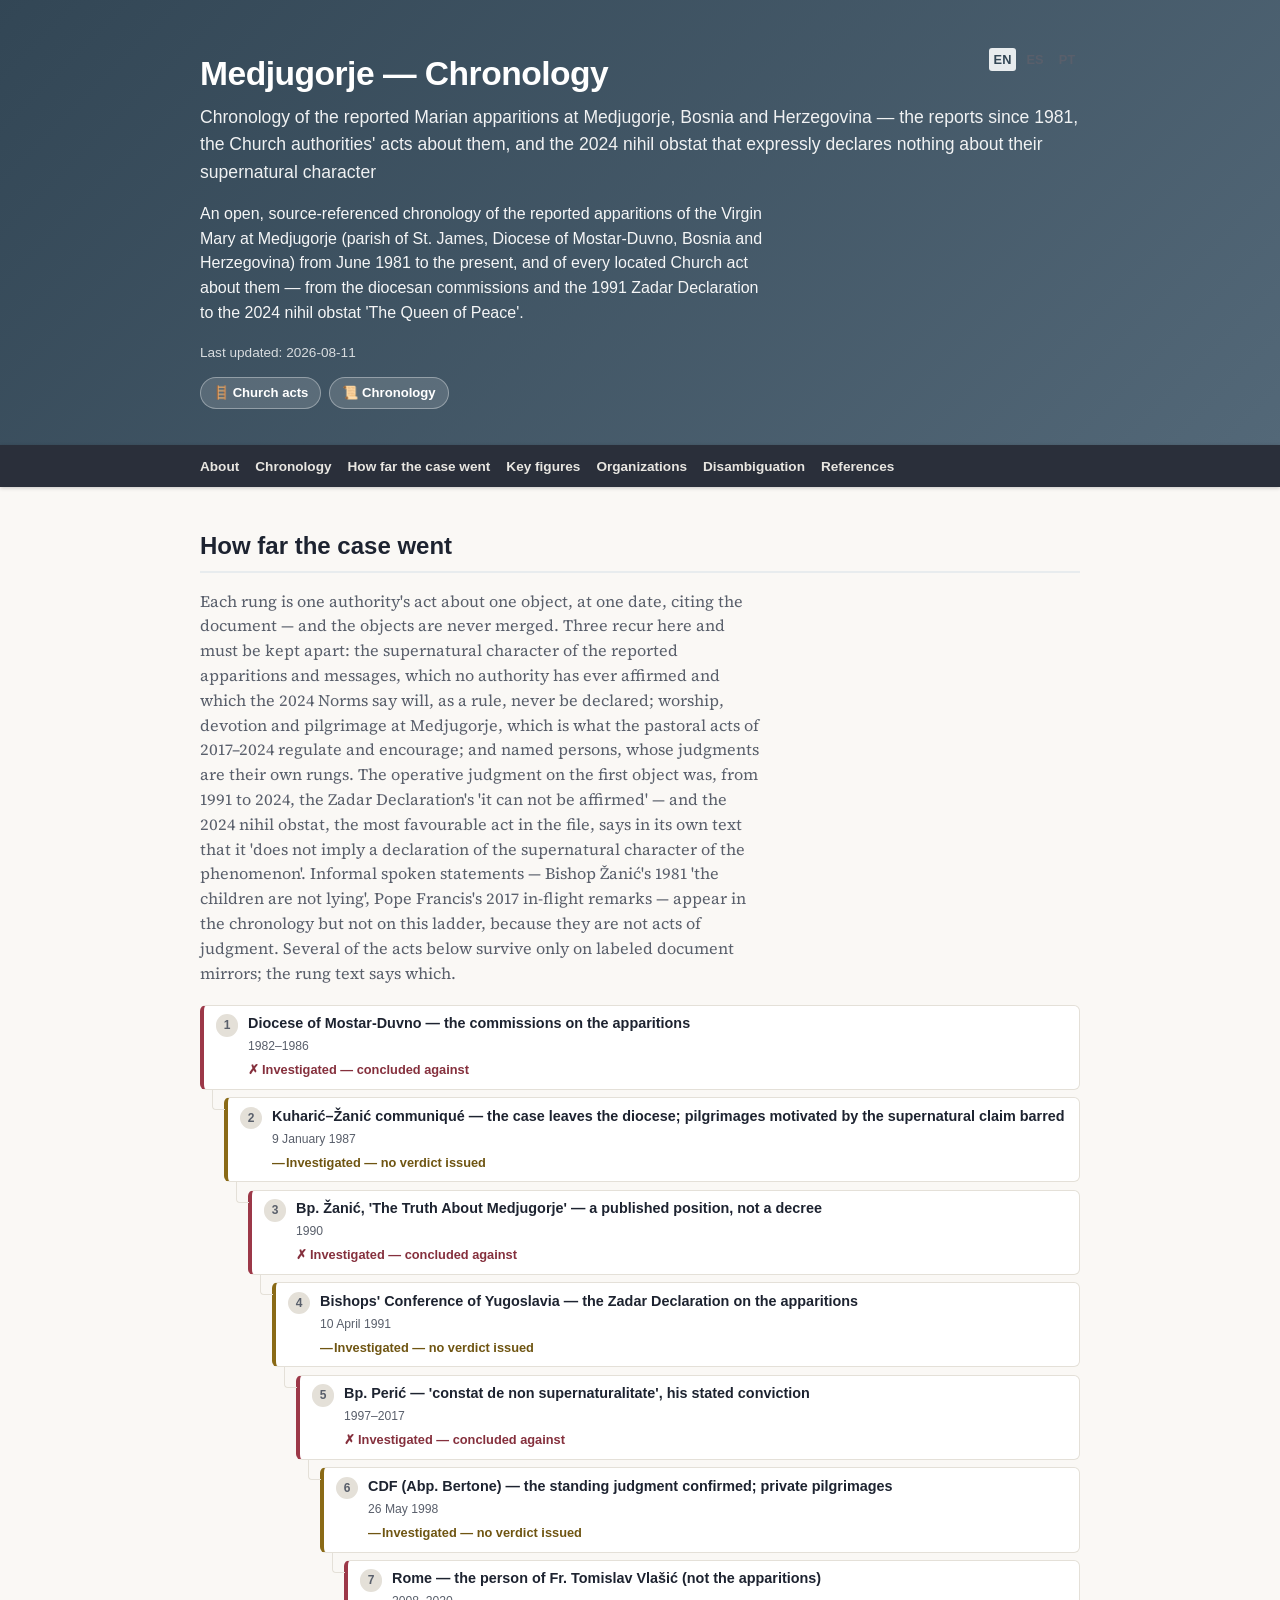
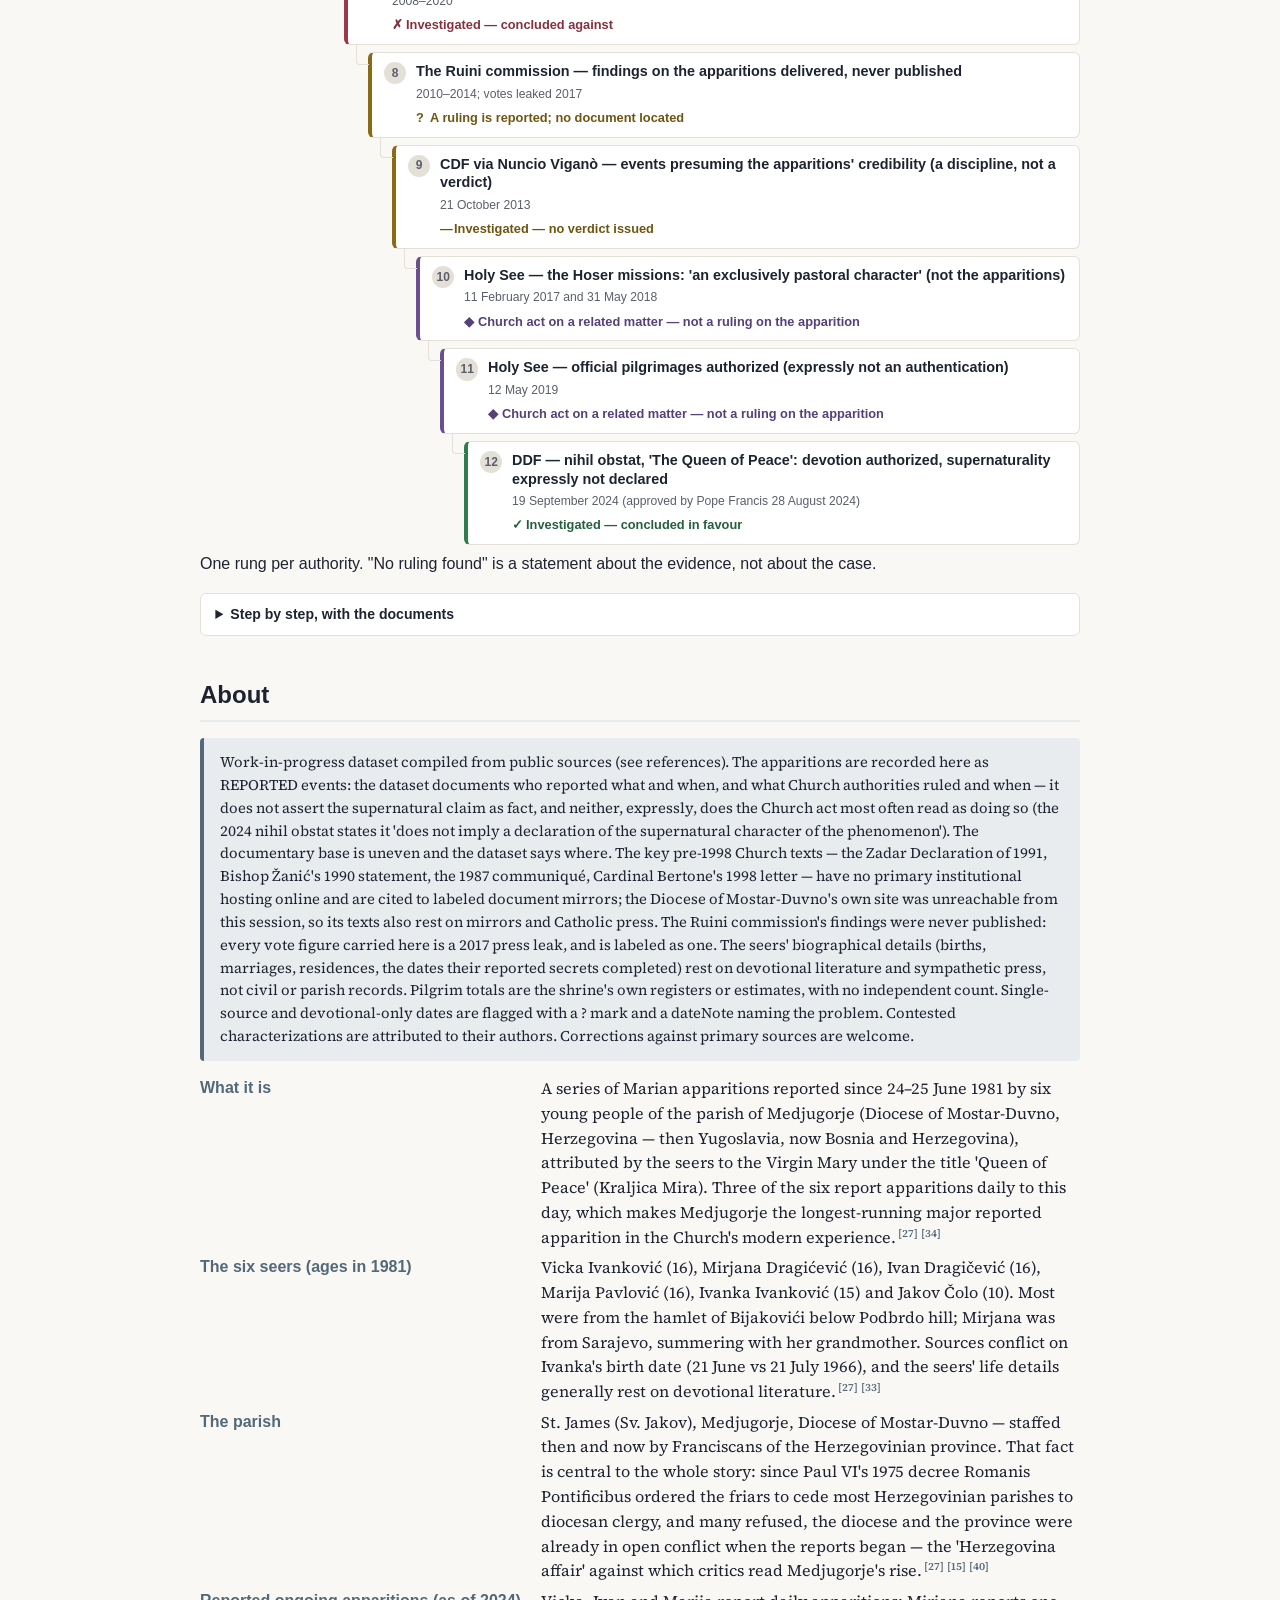
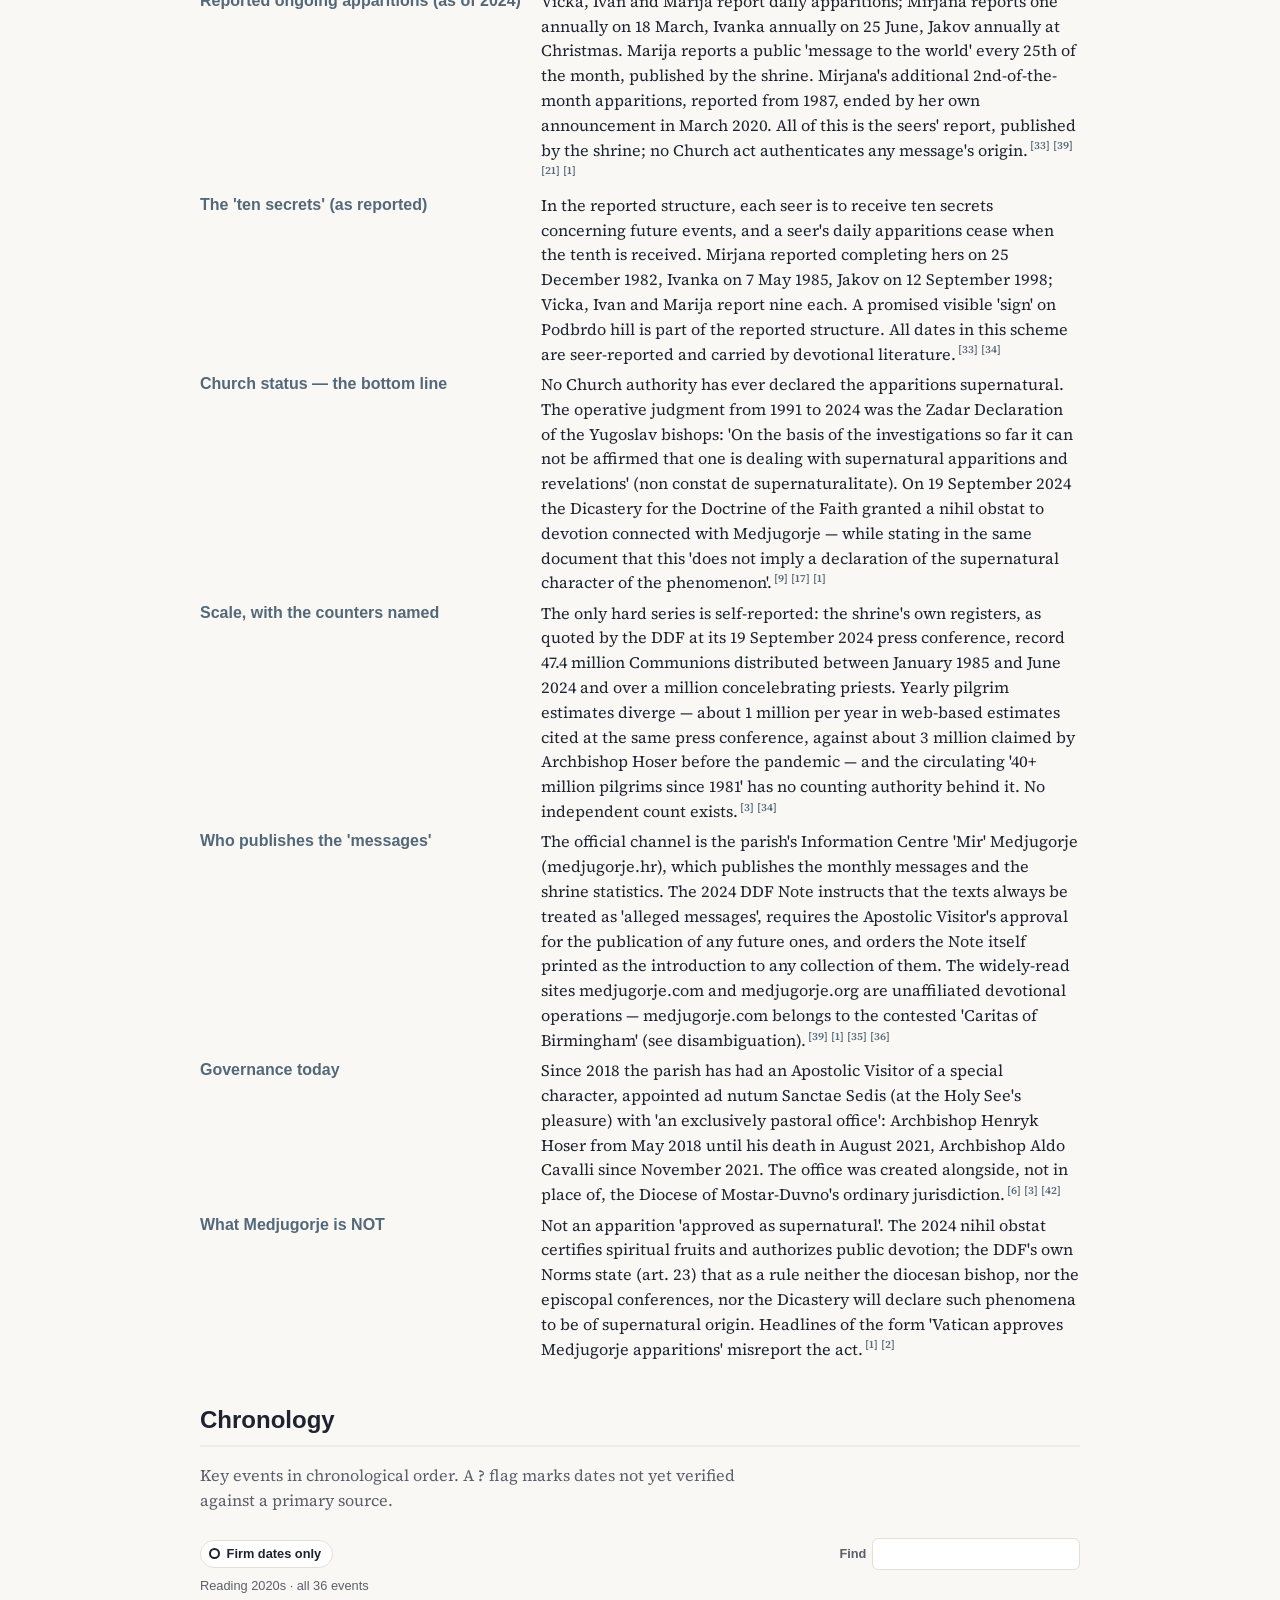
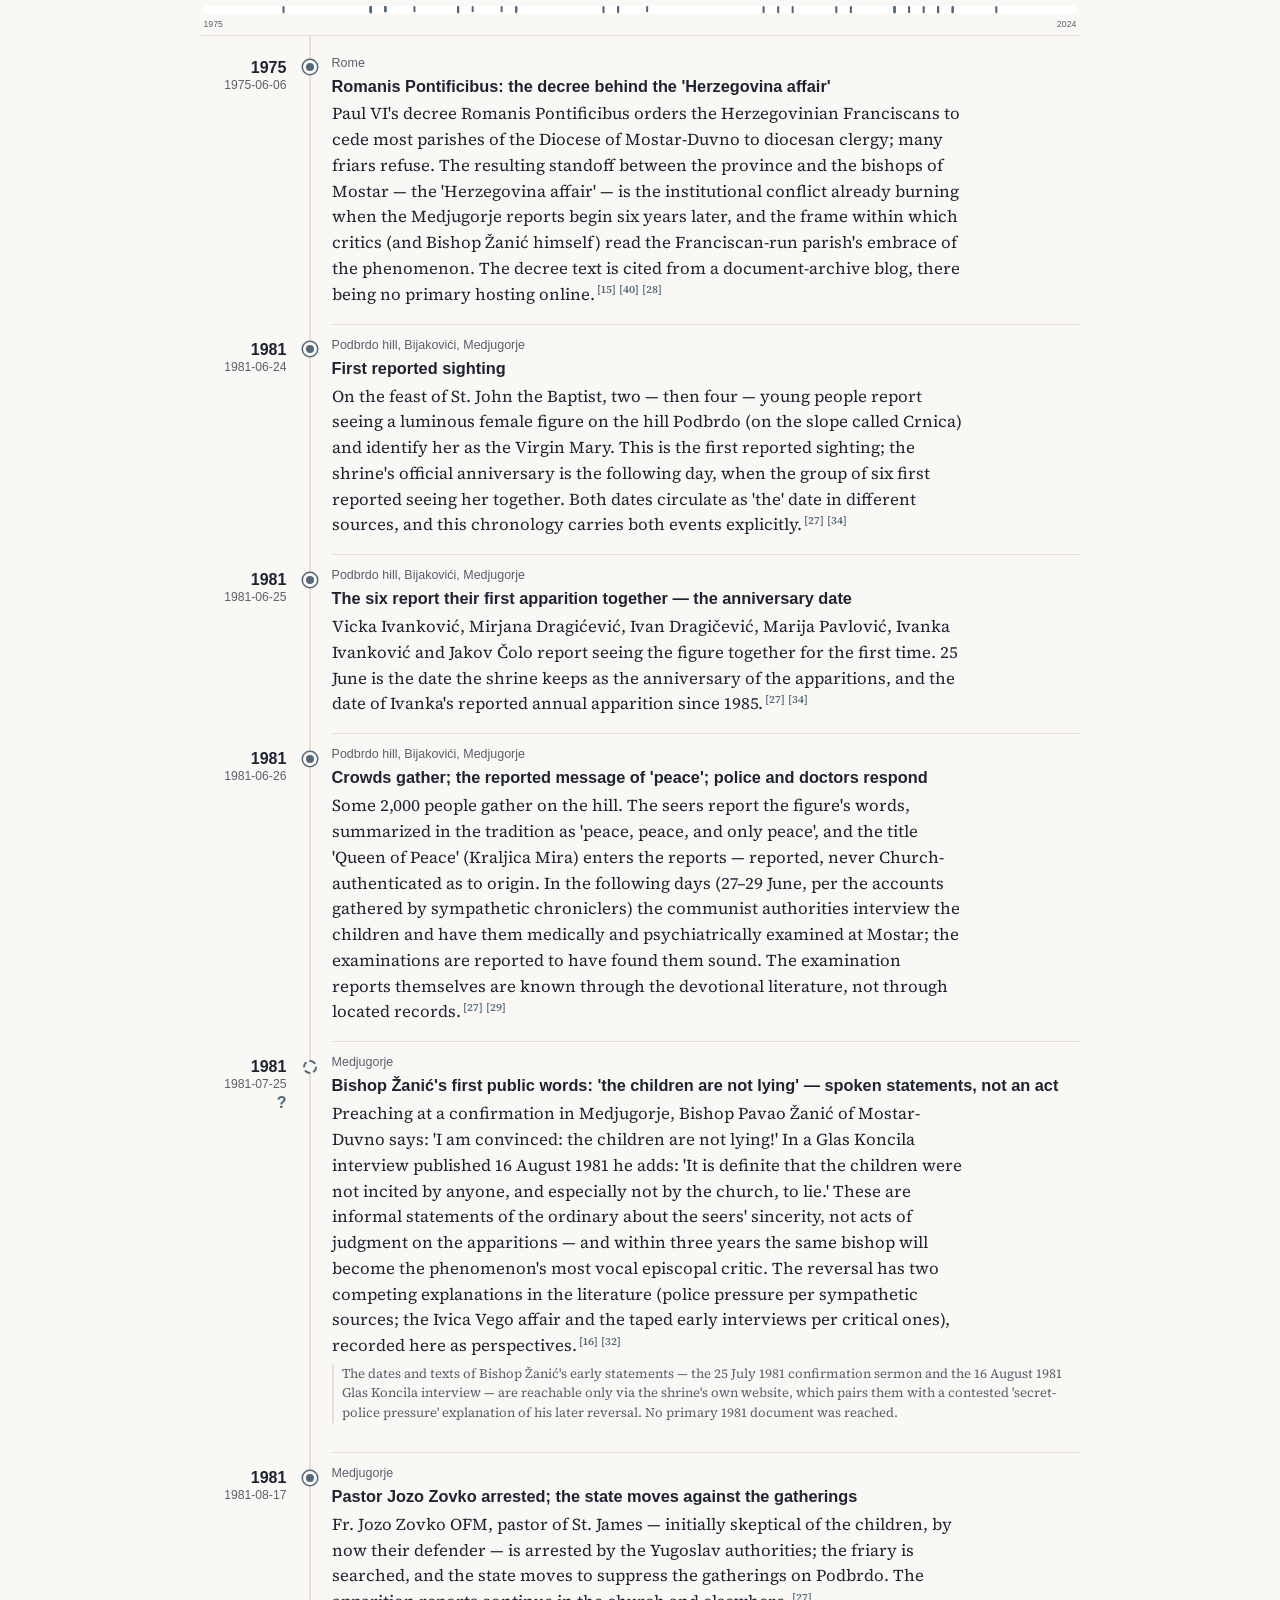
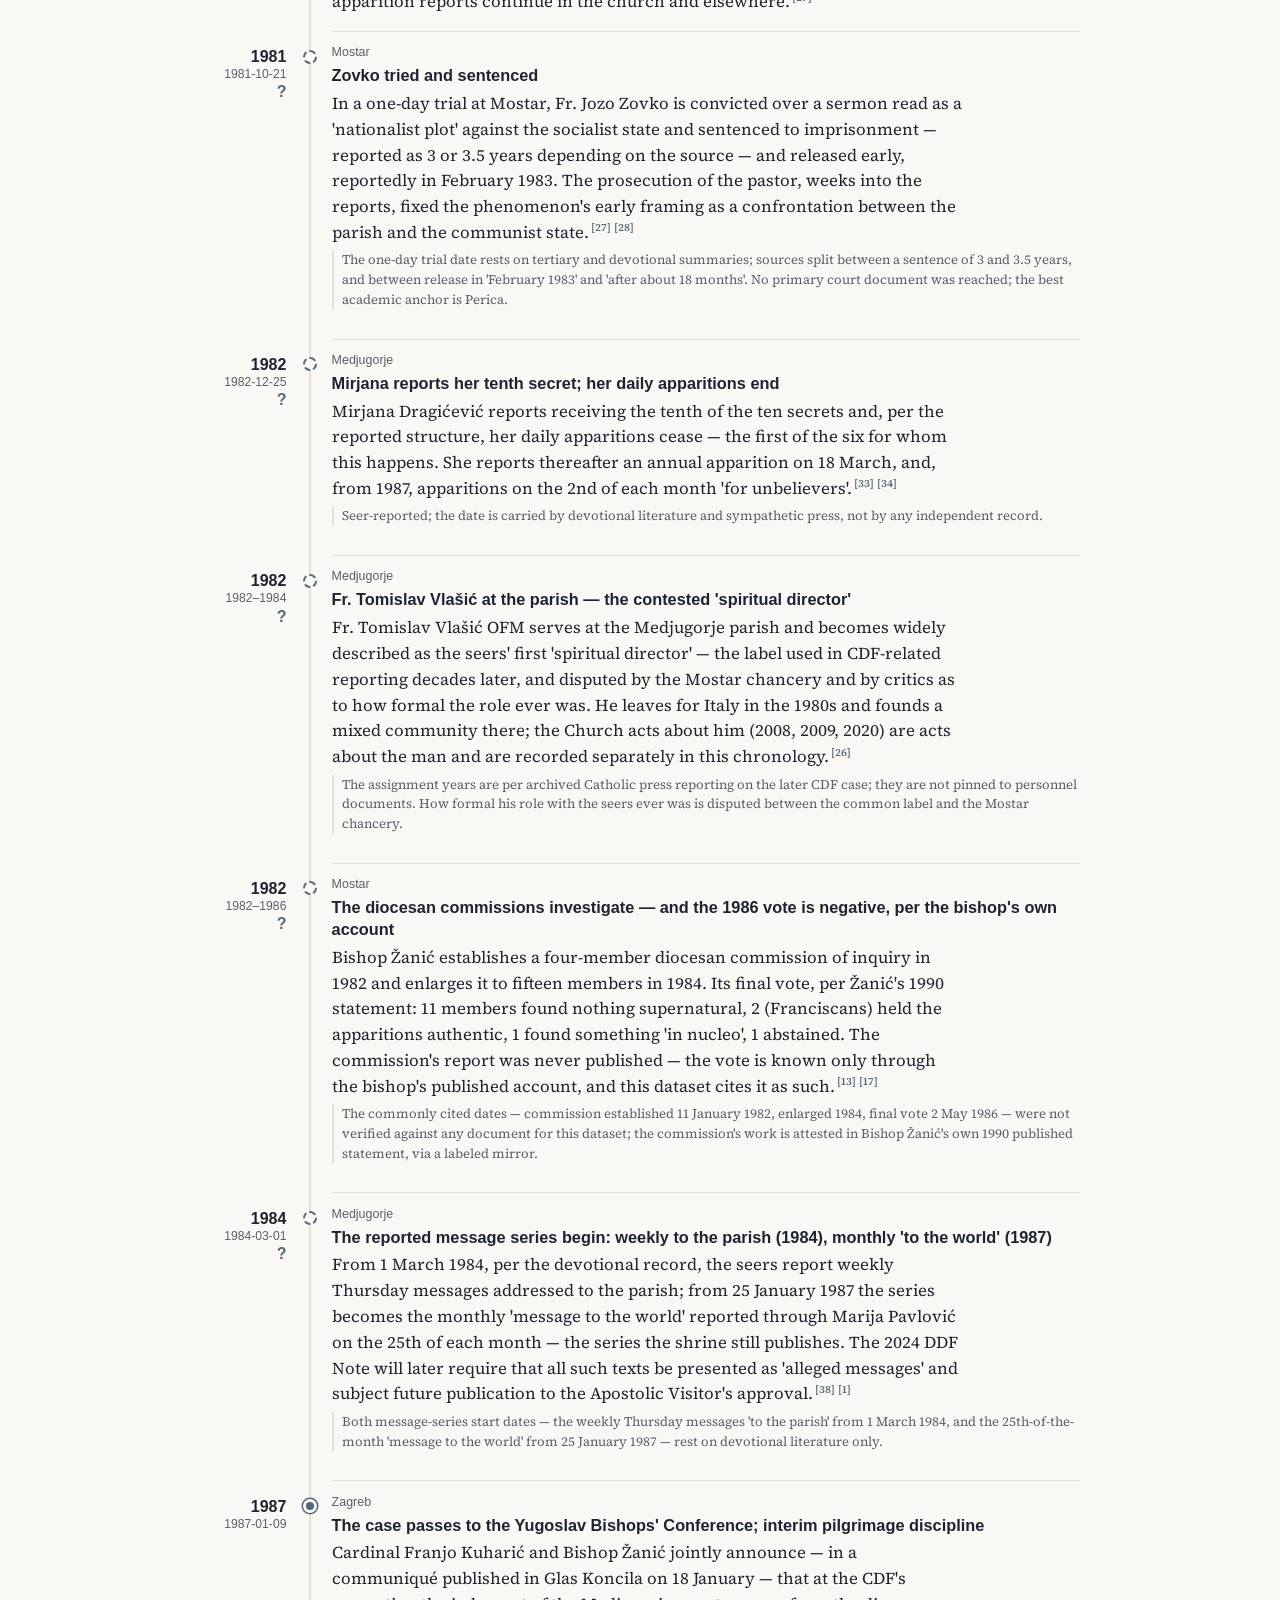
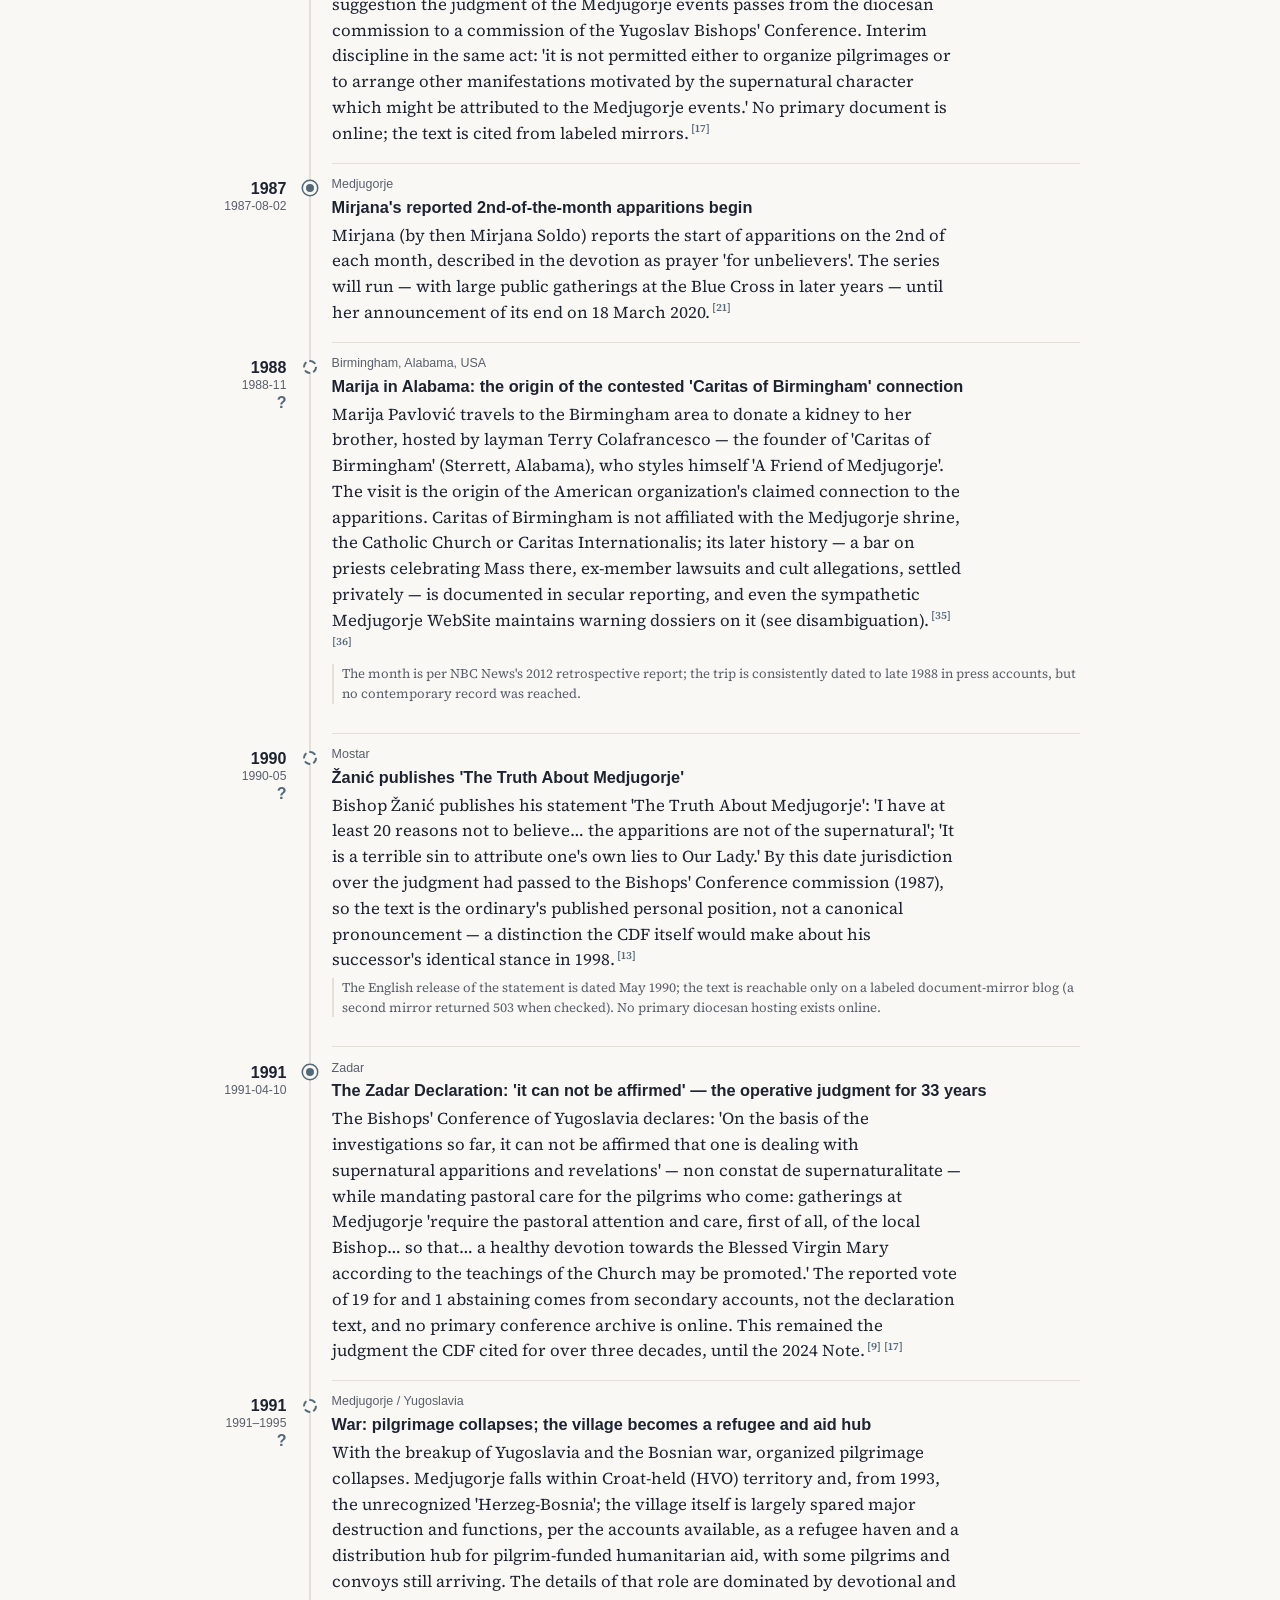
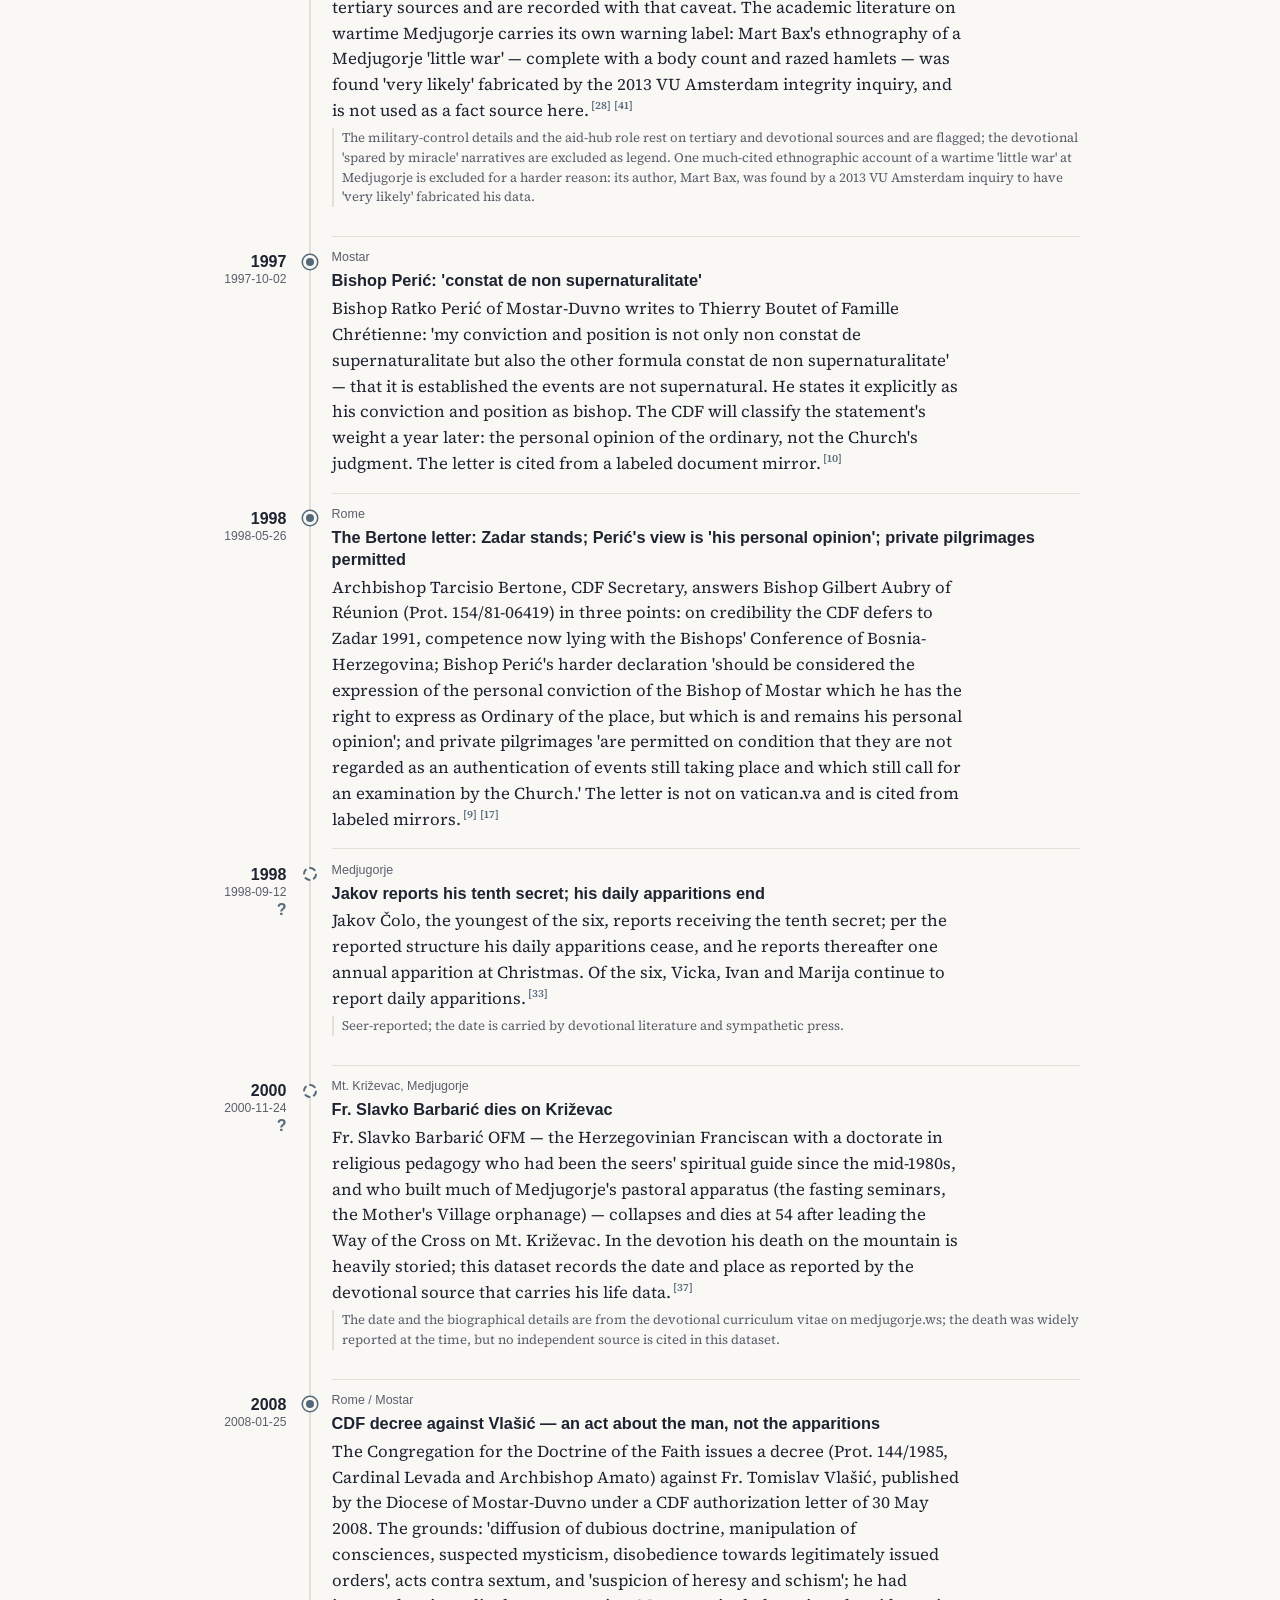
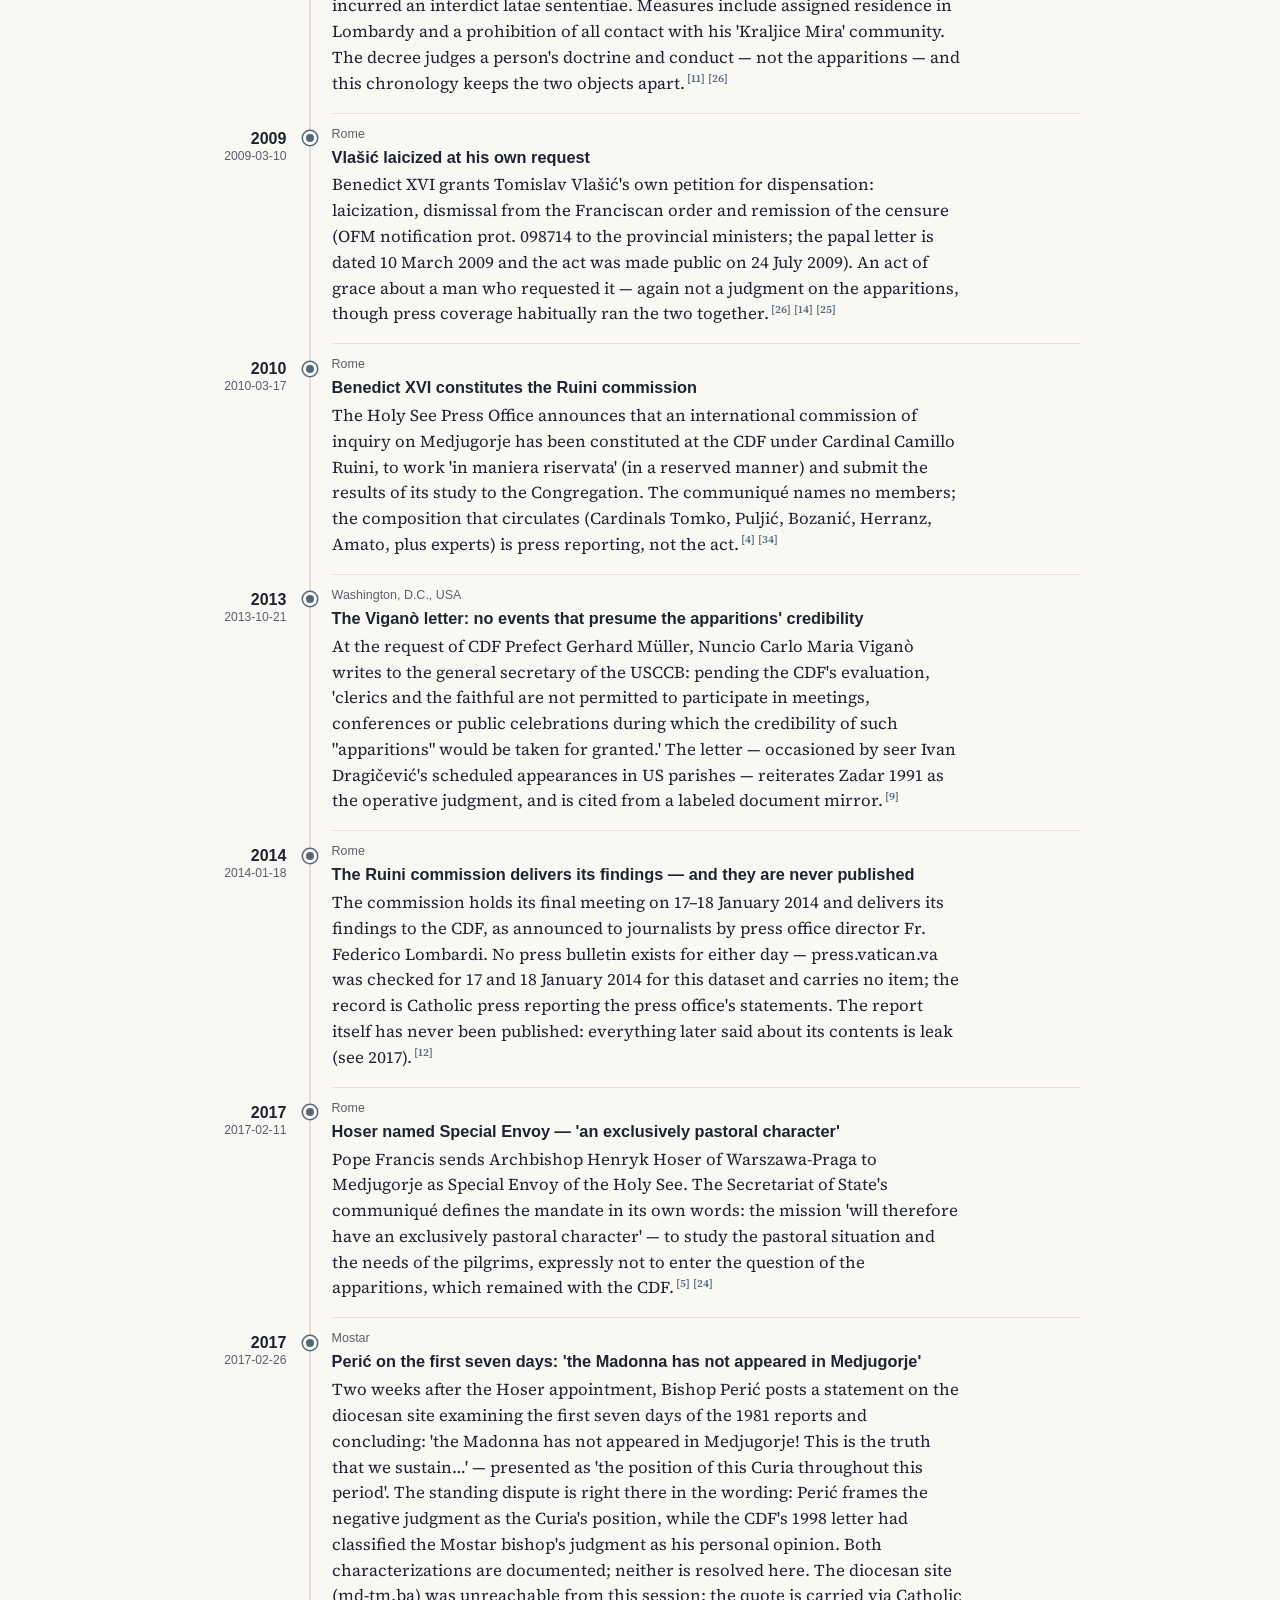
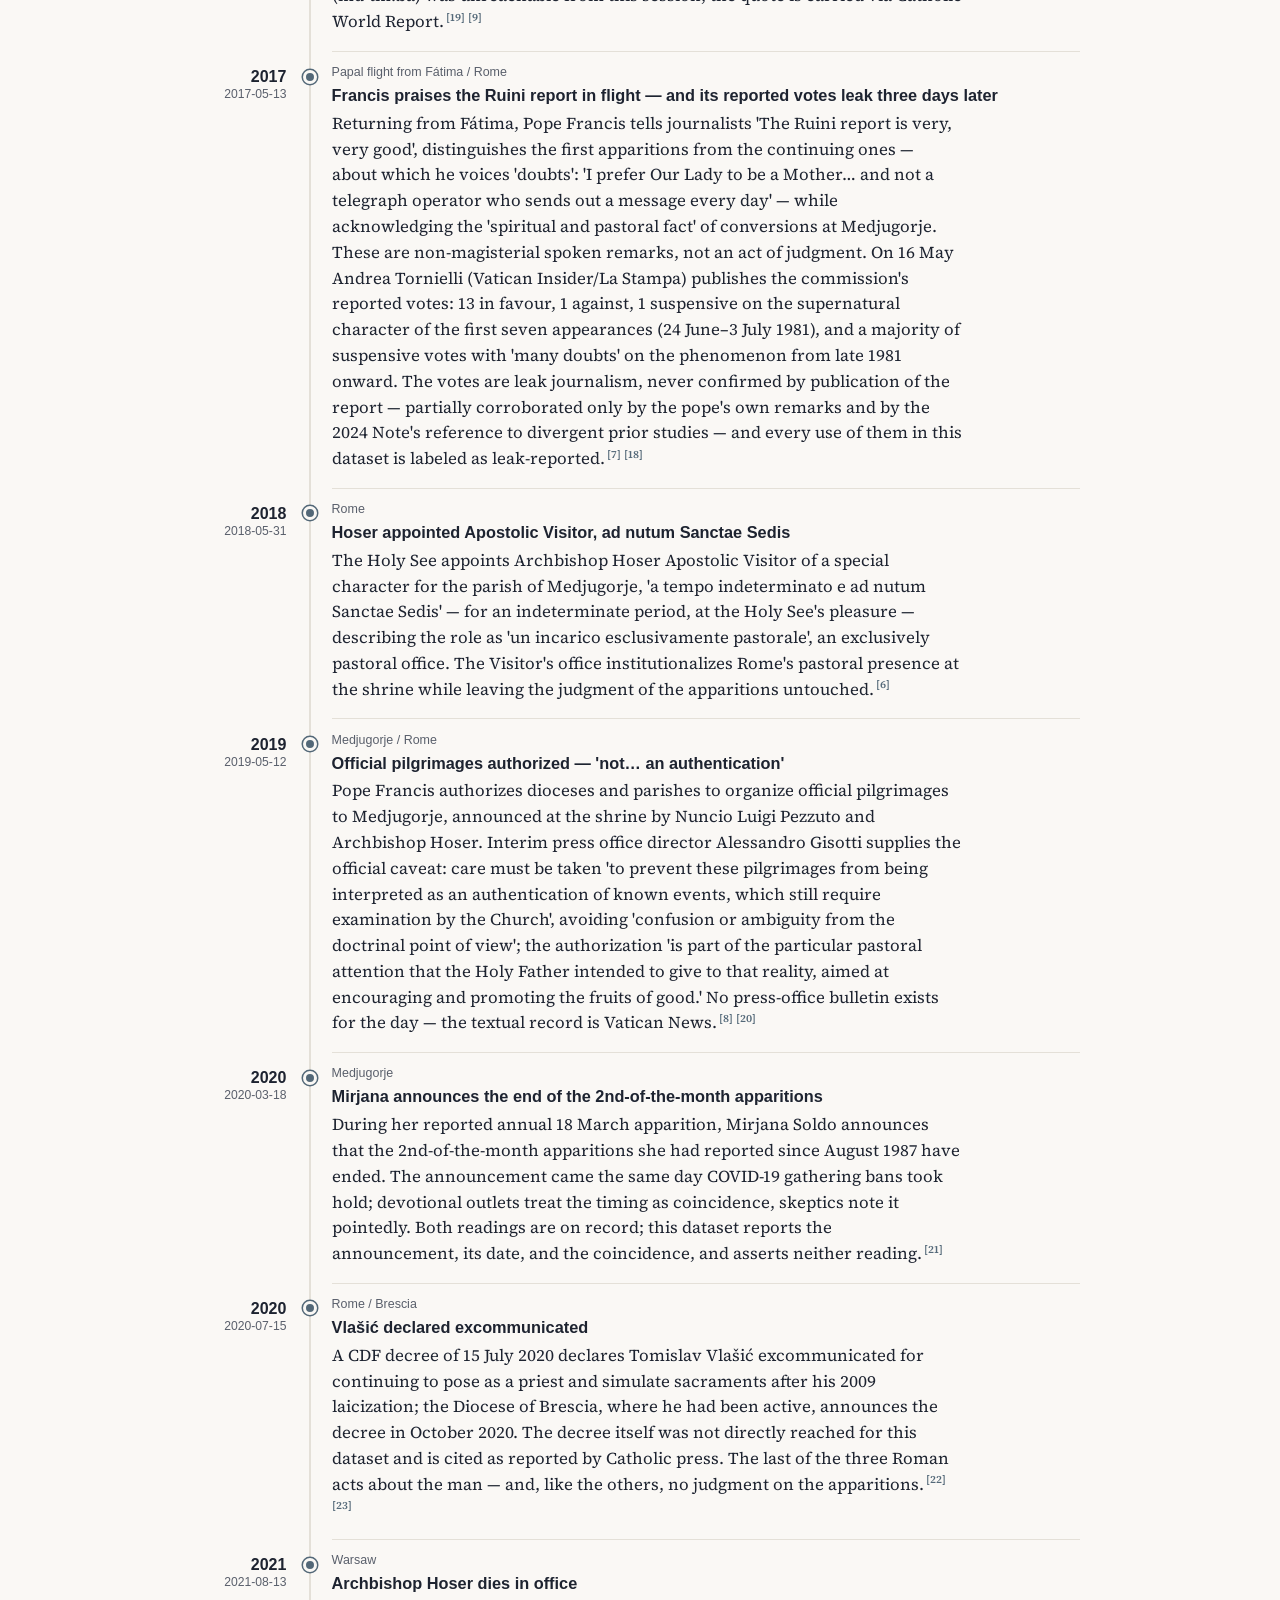
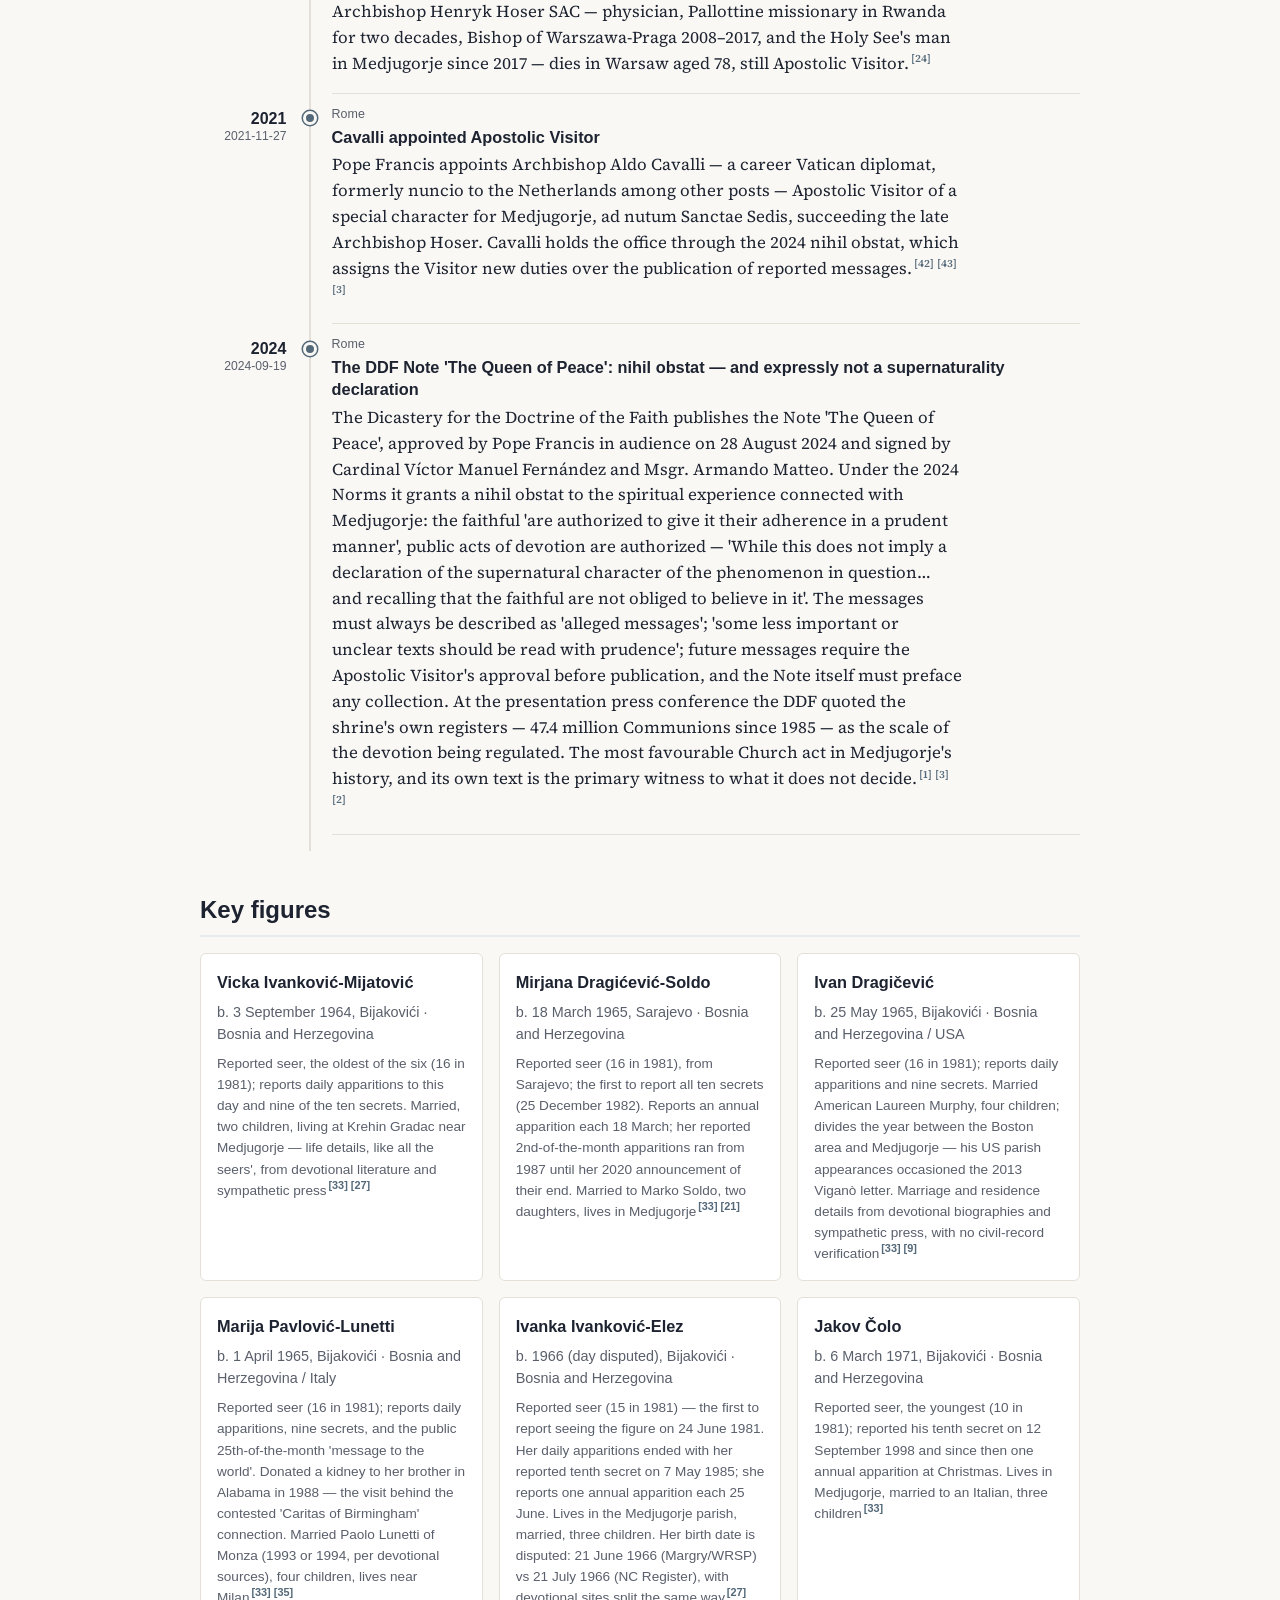
<file: docs/index.html>
<!DOCTYPE html>
<html lang="en">
<head>
  <meta charset="utf-8">
  <link rel="canonical" href="https://cronologia.github.io/medjugorje/en/">
  <link rel="alternate" hreflang="en" href="https://cronologia.github.io/medjugorje/en/">
  <link rel="alternate" hreflang="es" href="https://cronologia.github.io/medjugorje/es/">
  <link rel="alternate" hreflang="pt" href="https://cronologia.github.io/medjugorje/pt/">
  <link rel="alternate" hreflang="x-default" href="https://cronologia.github.io/medjugorje/en/">
  <script>
    (function () {
      var supported = ["en","es","pt"];
      var stored = null; try { stored = localStorage.getItem('lang'); } catch (e) {}
      var nav = (navigator.language || 'en').slice(0, 2).toLowerCase();
      var pick = supported.indexOf(stored) >= 0 ? stored : (supported.indexOf(nav) >= 0 ? nav : 'en');
      location.replace('./' + pick + '/');
    })();
  </script>
  <noscript><meta http-equiv="refresh" content="0; url=./en/"></noscript>
  <title>Cronologia</title>
</head>
<body><p>Redirecting… <a href="./en/">English</a> · <a href="./es/">Español</a> · <a href="./pt/">Português</a></p></body>
</html>
</file>
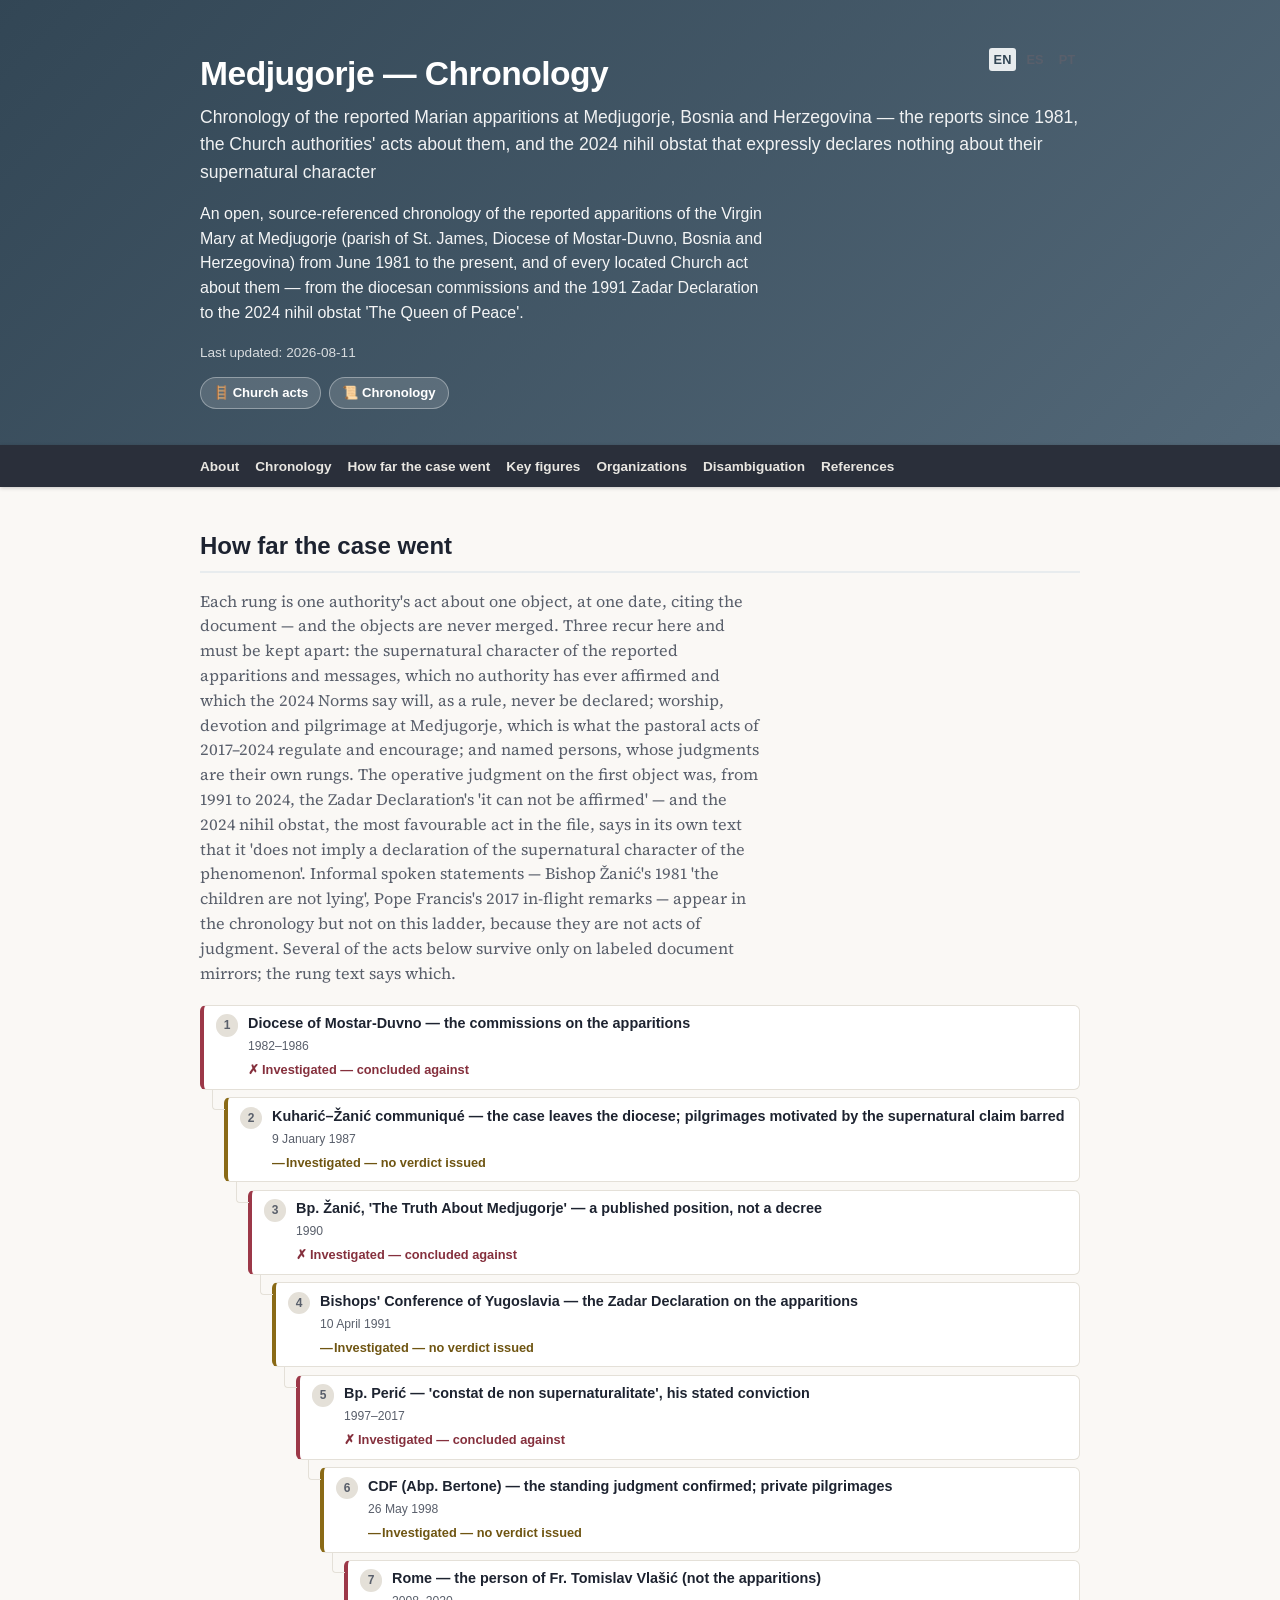
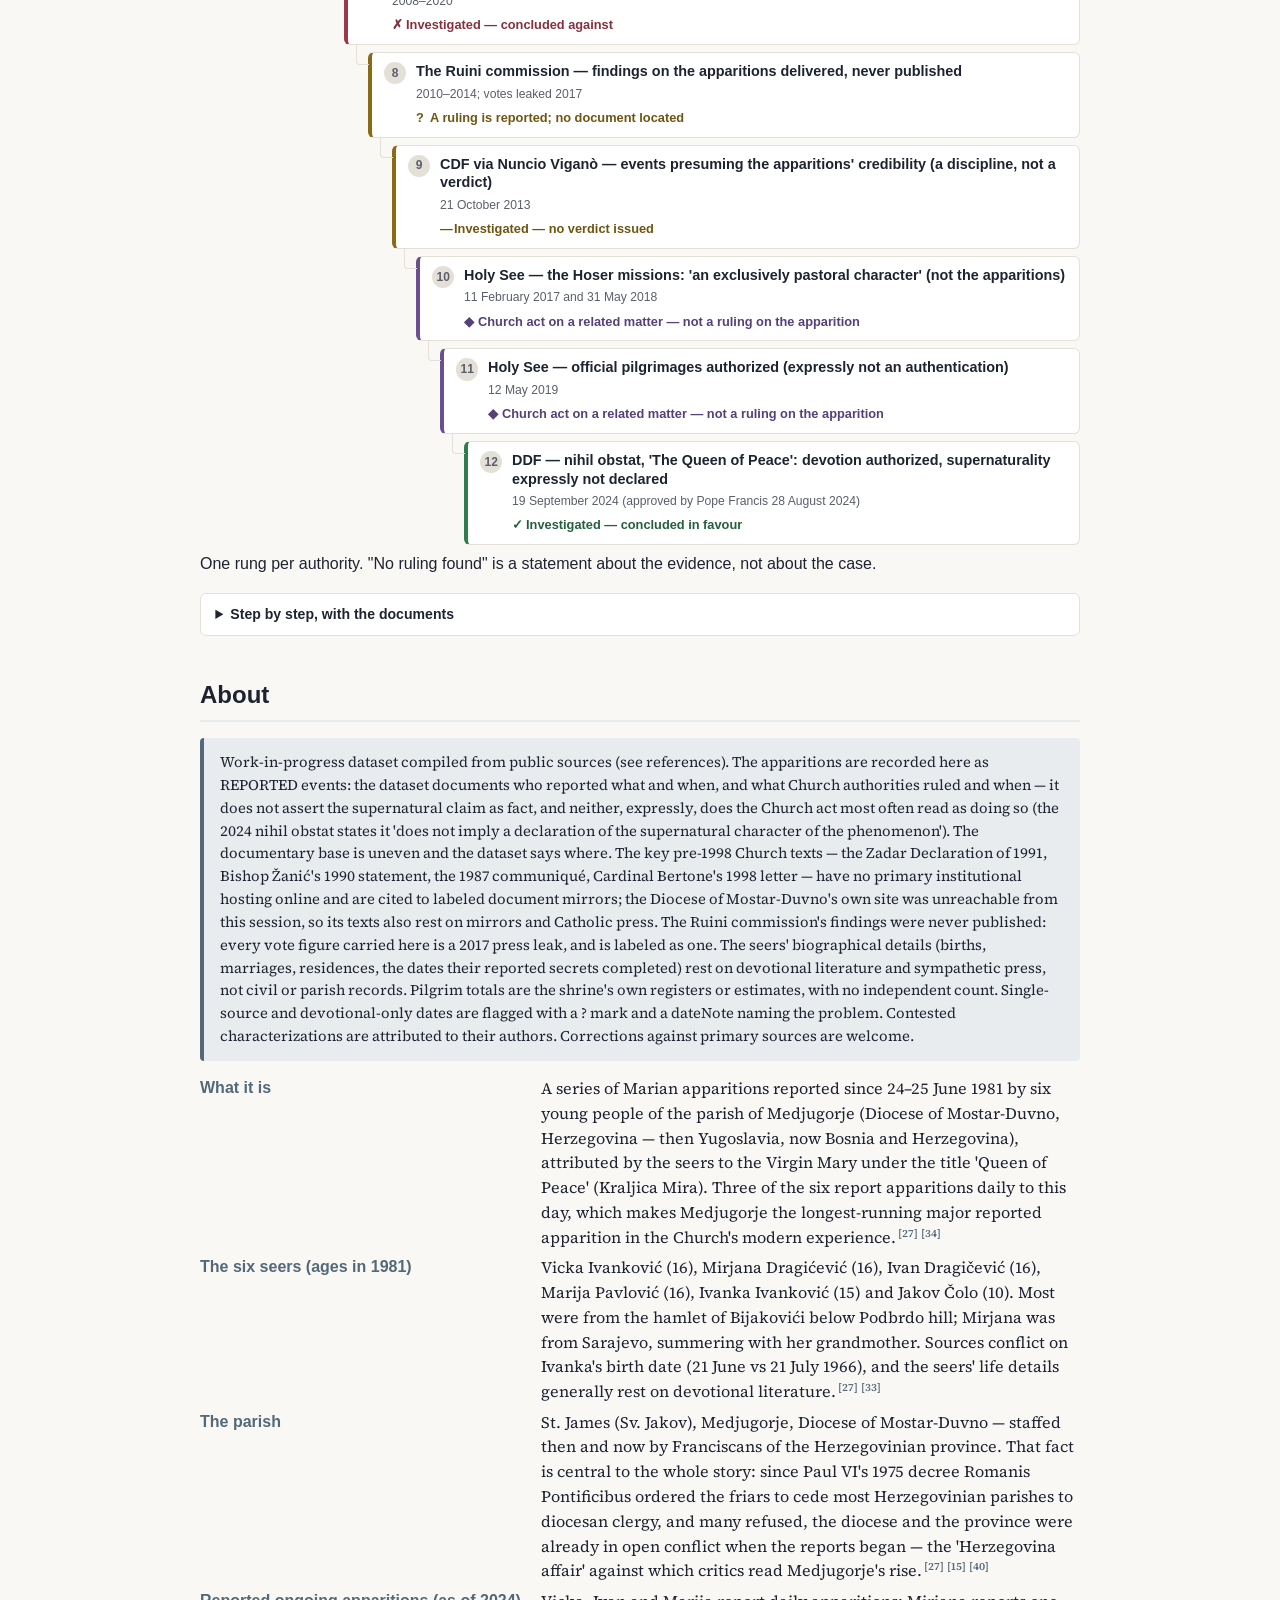
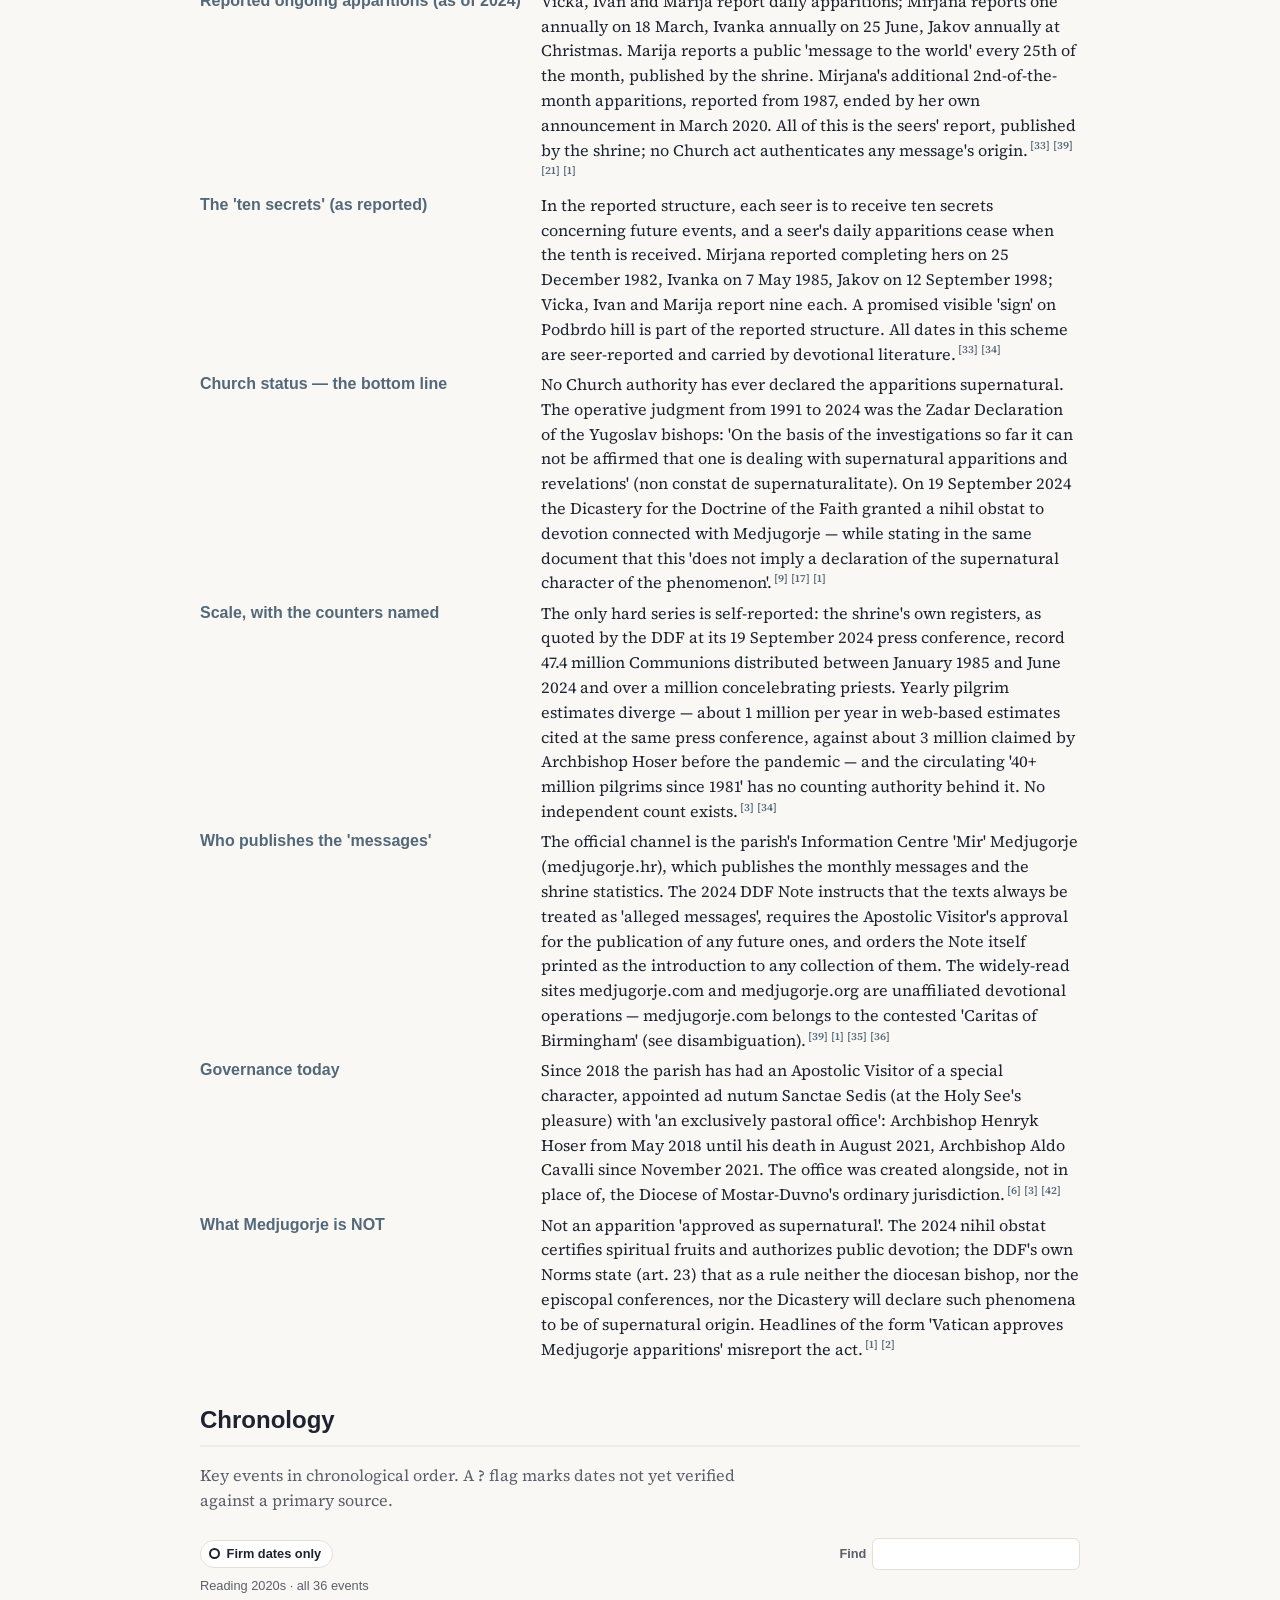
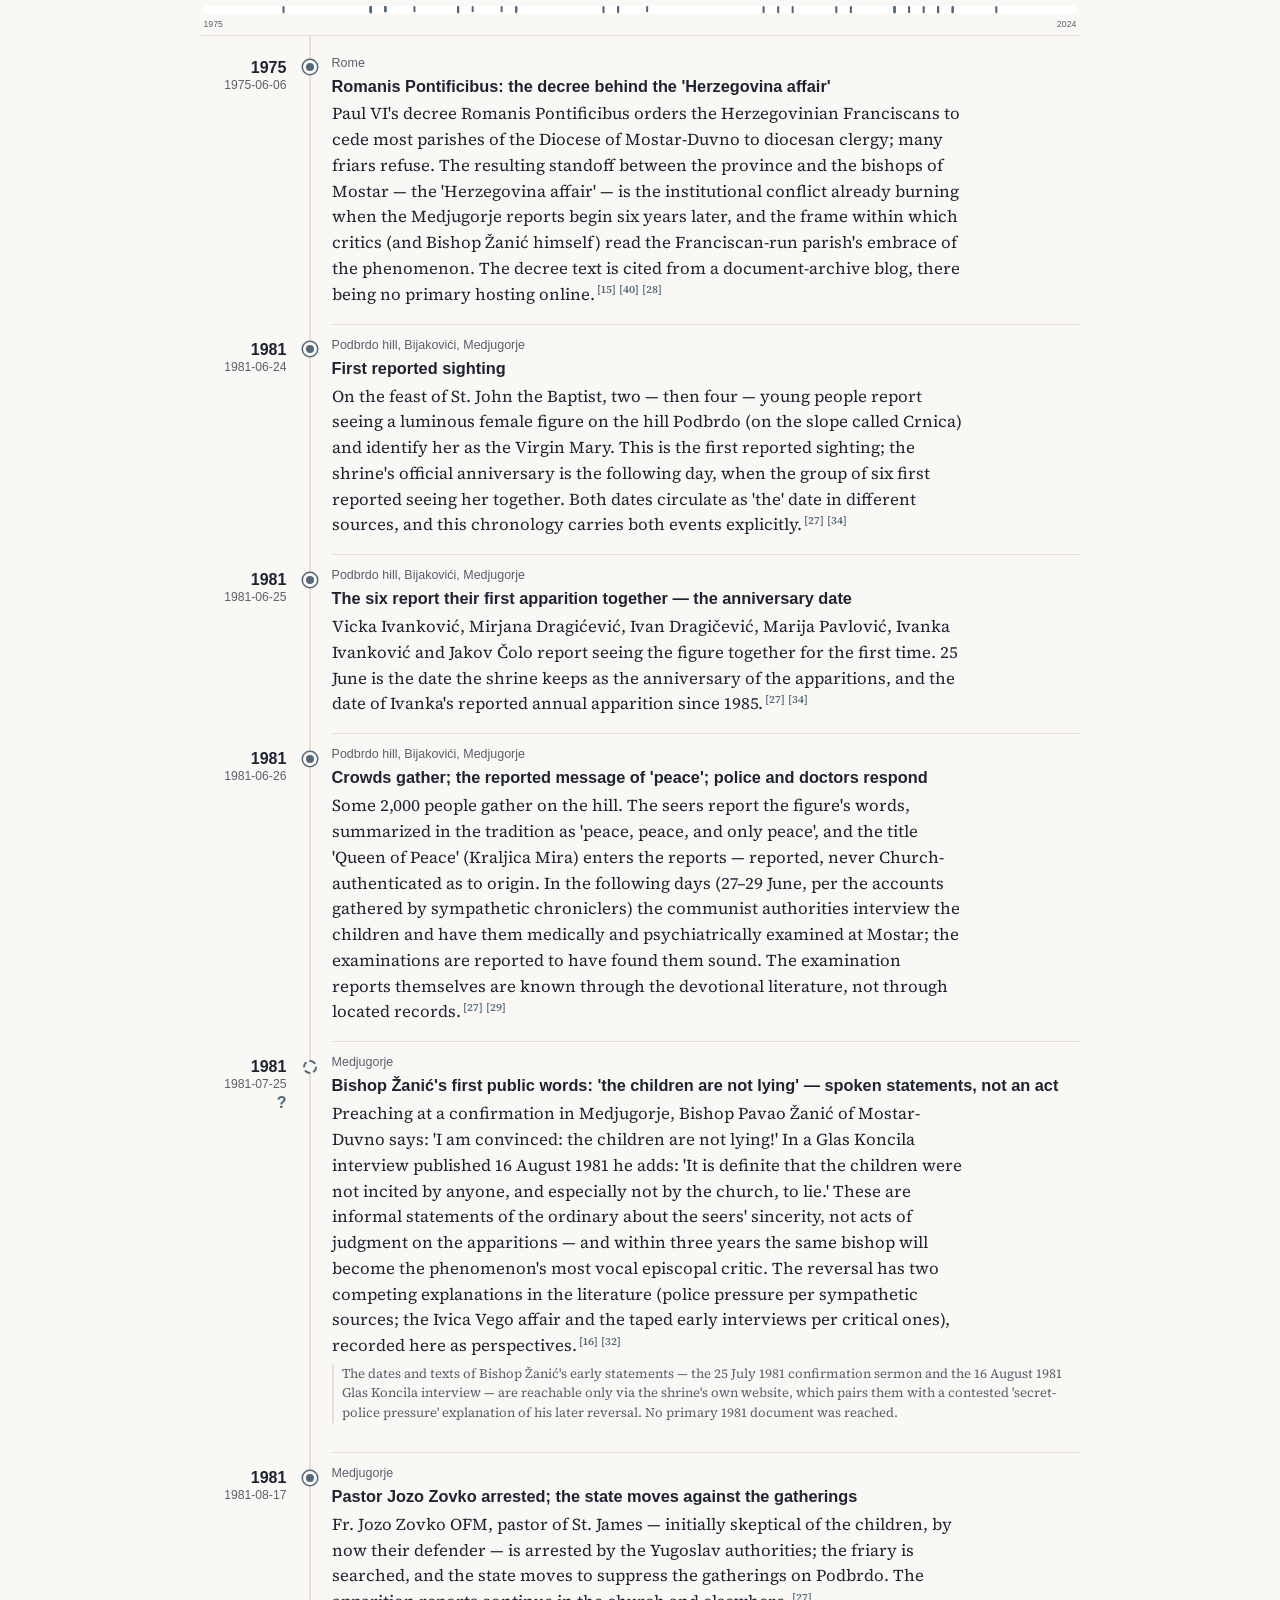
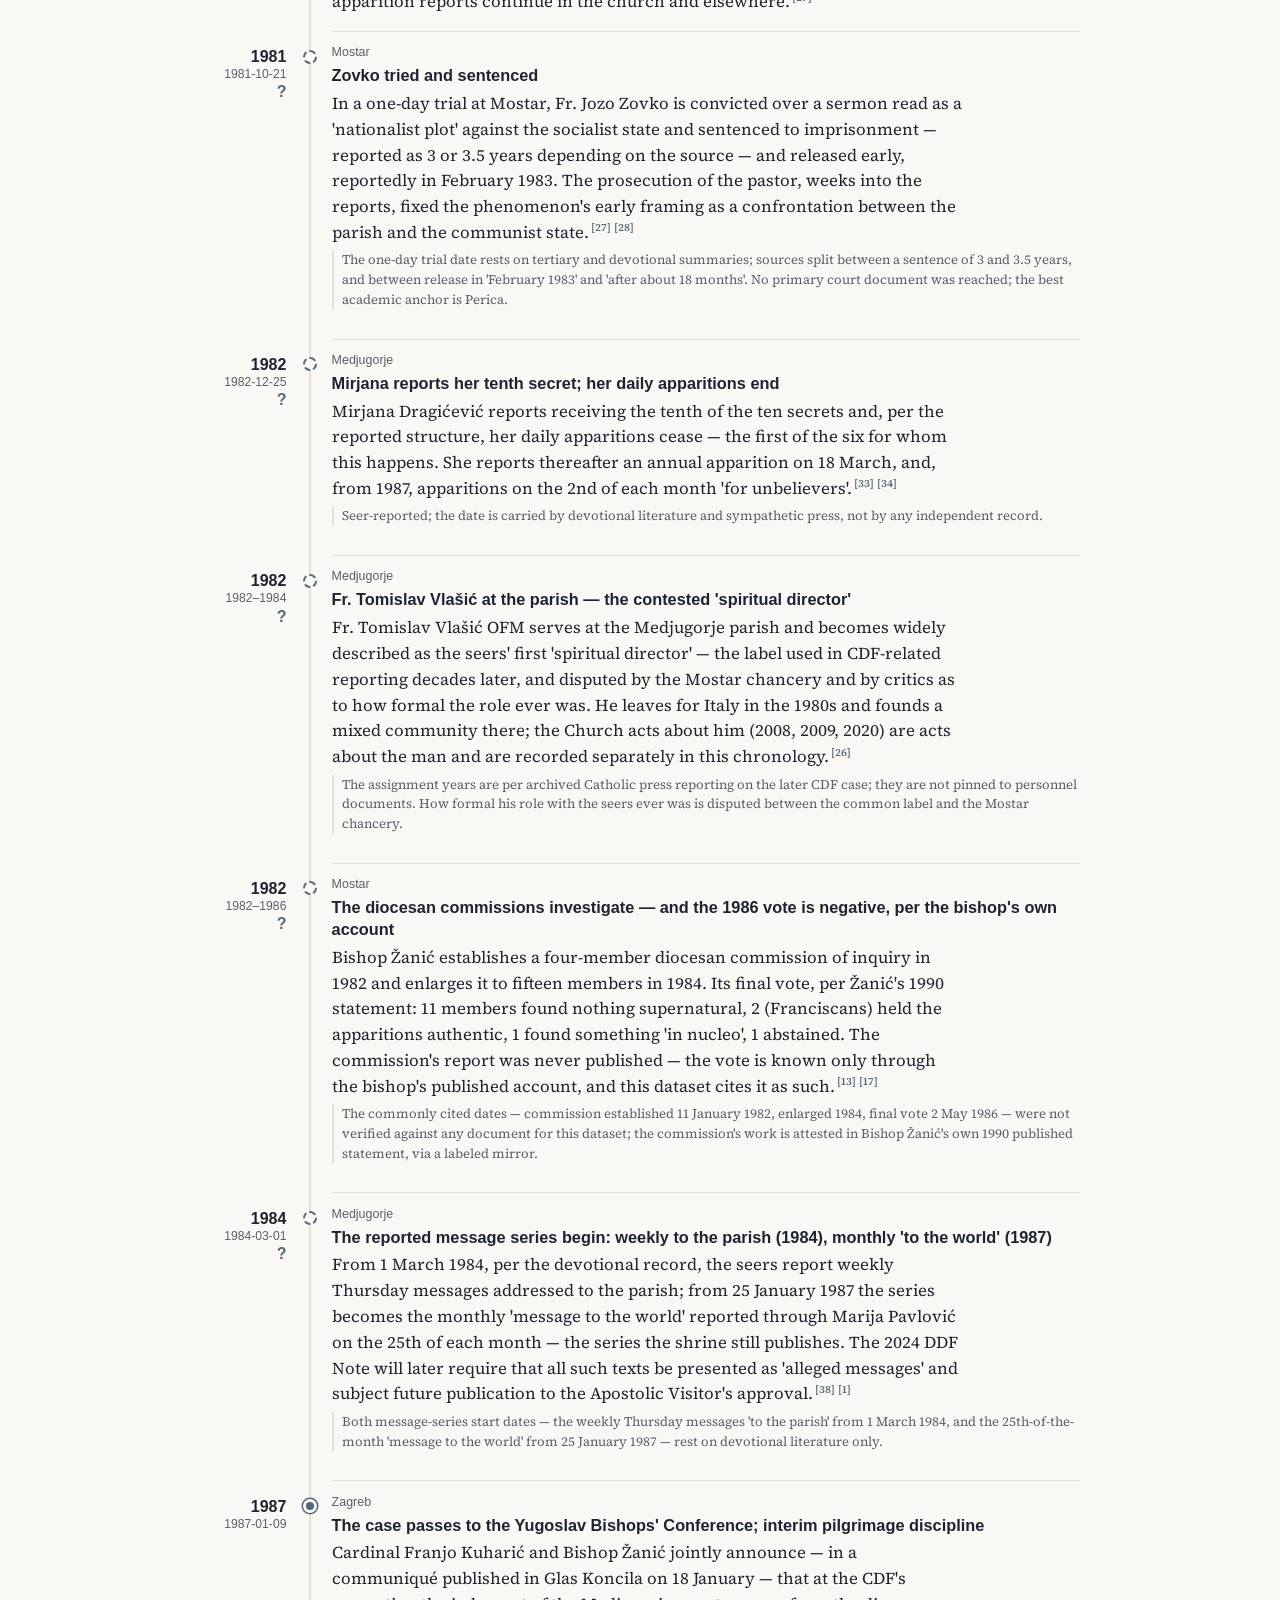
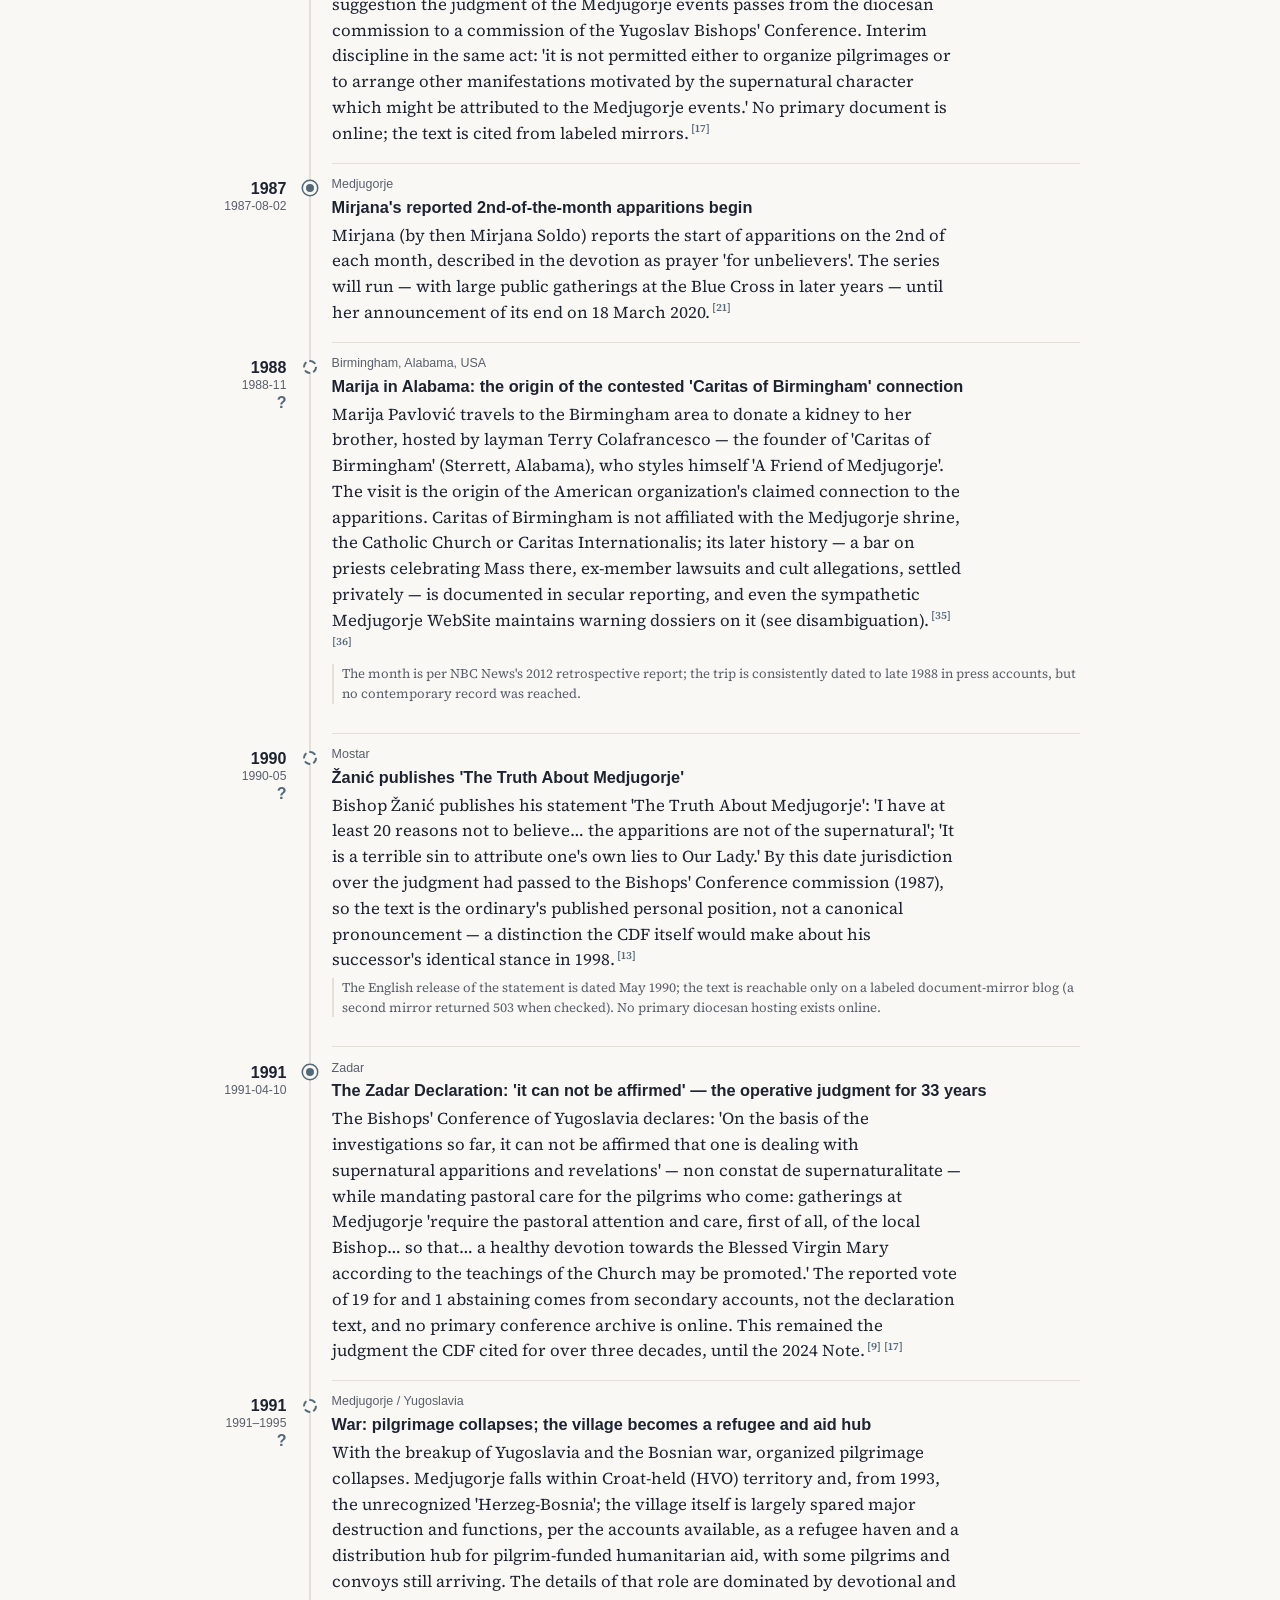
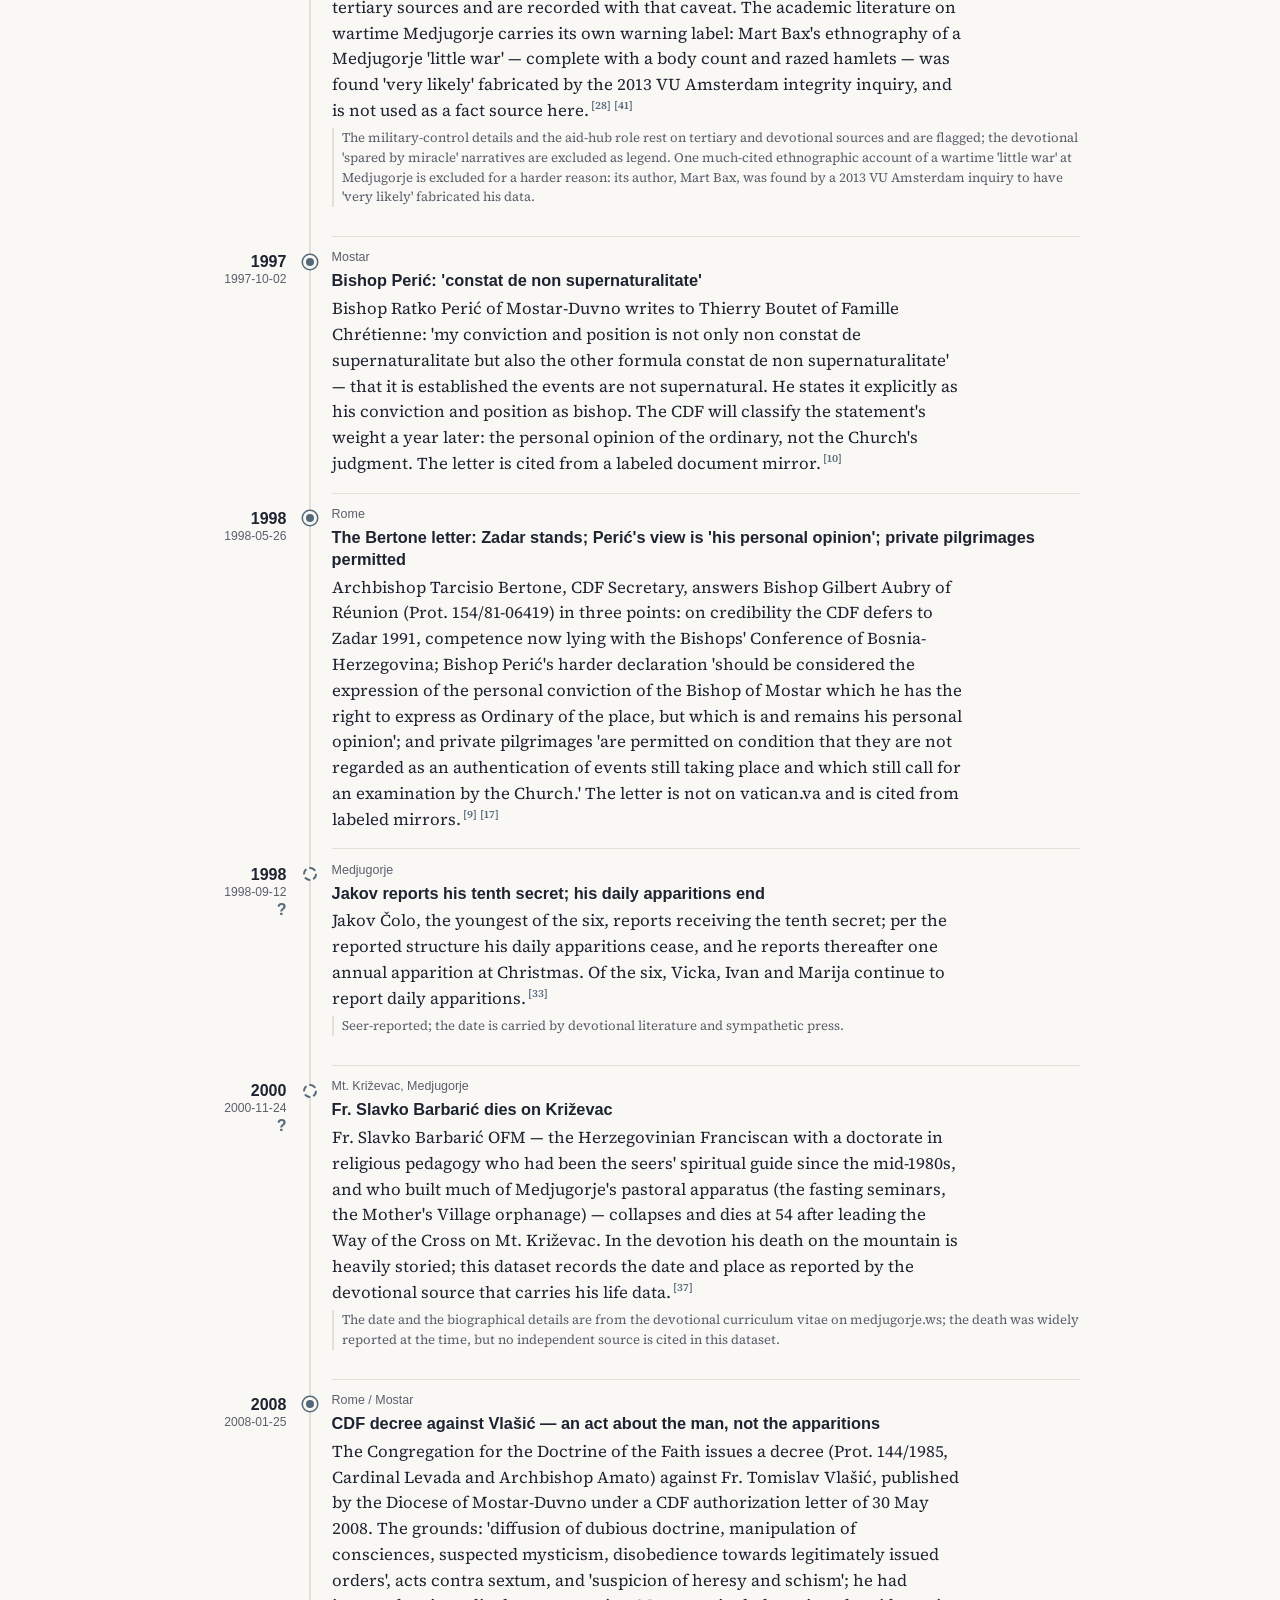
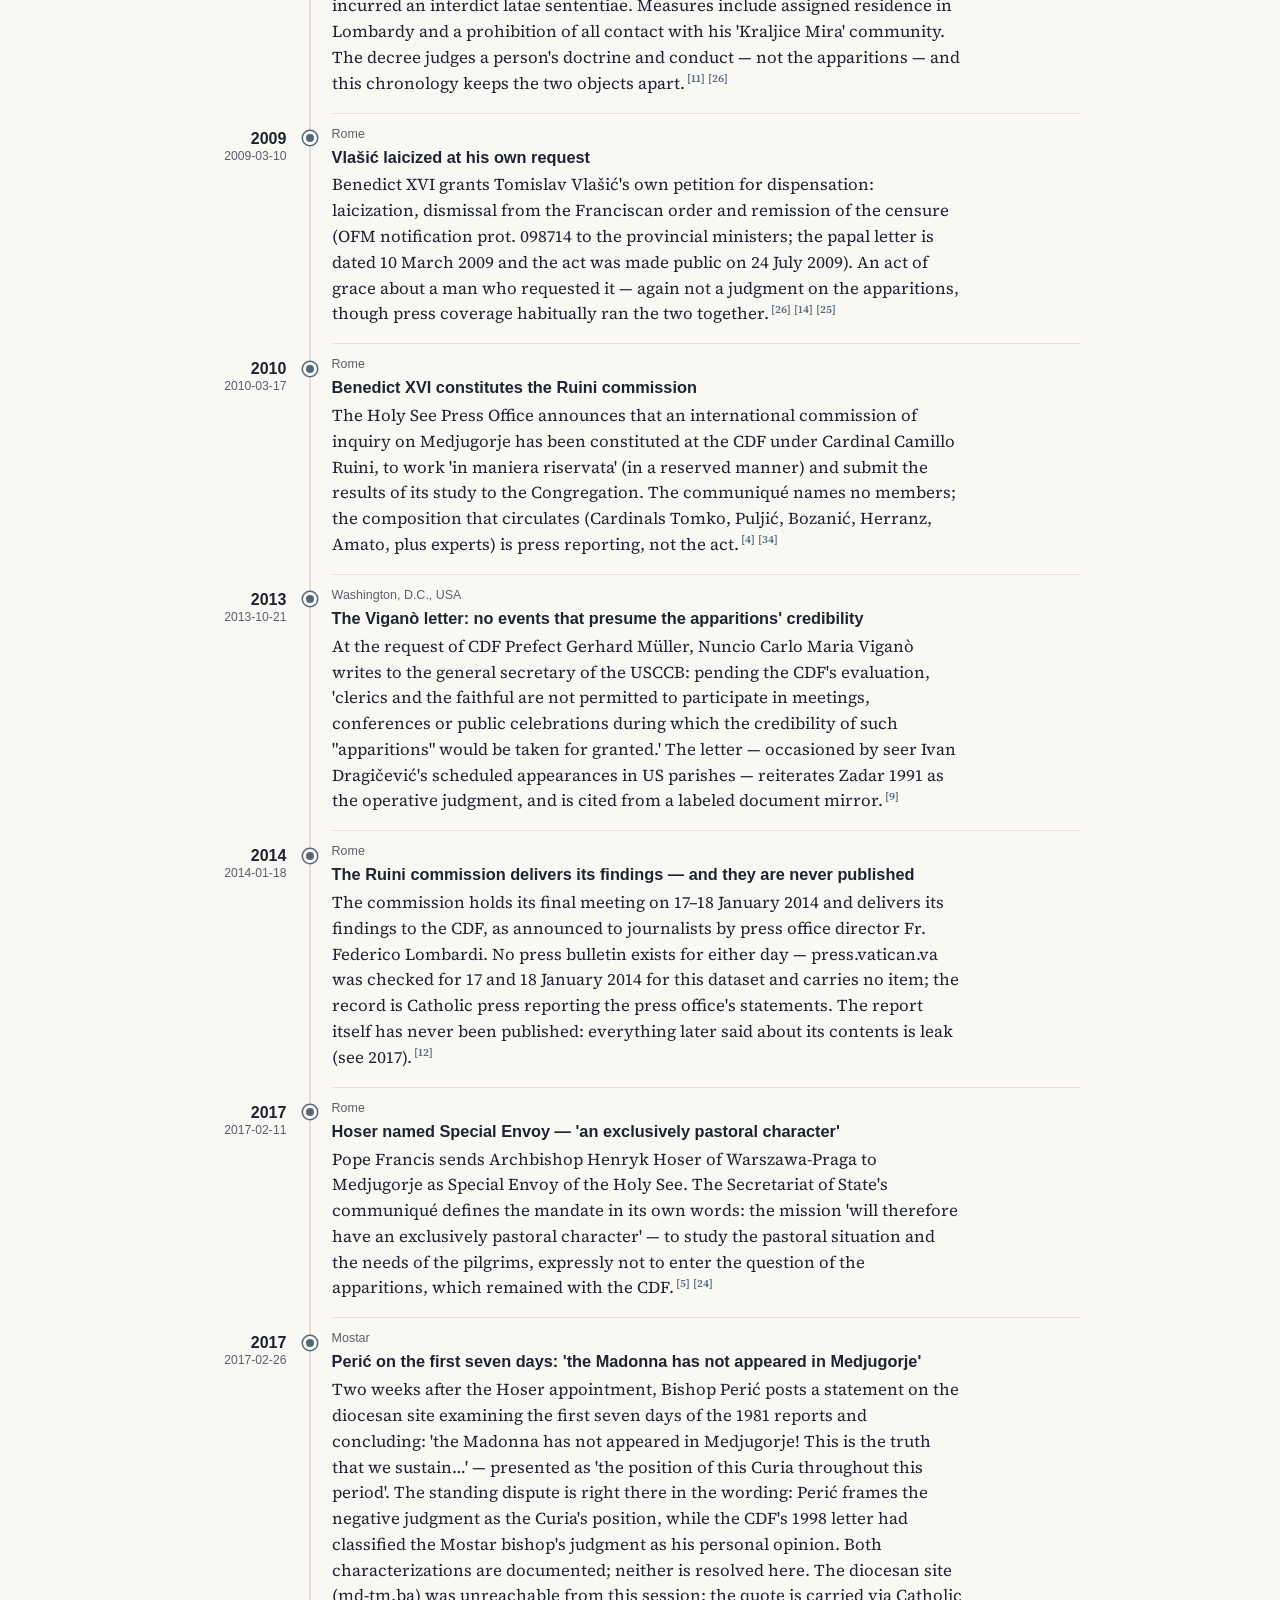
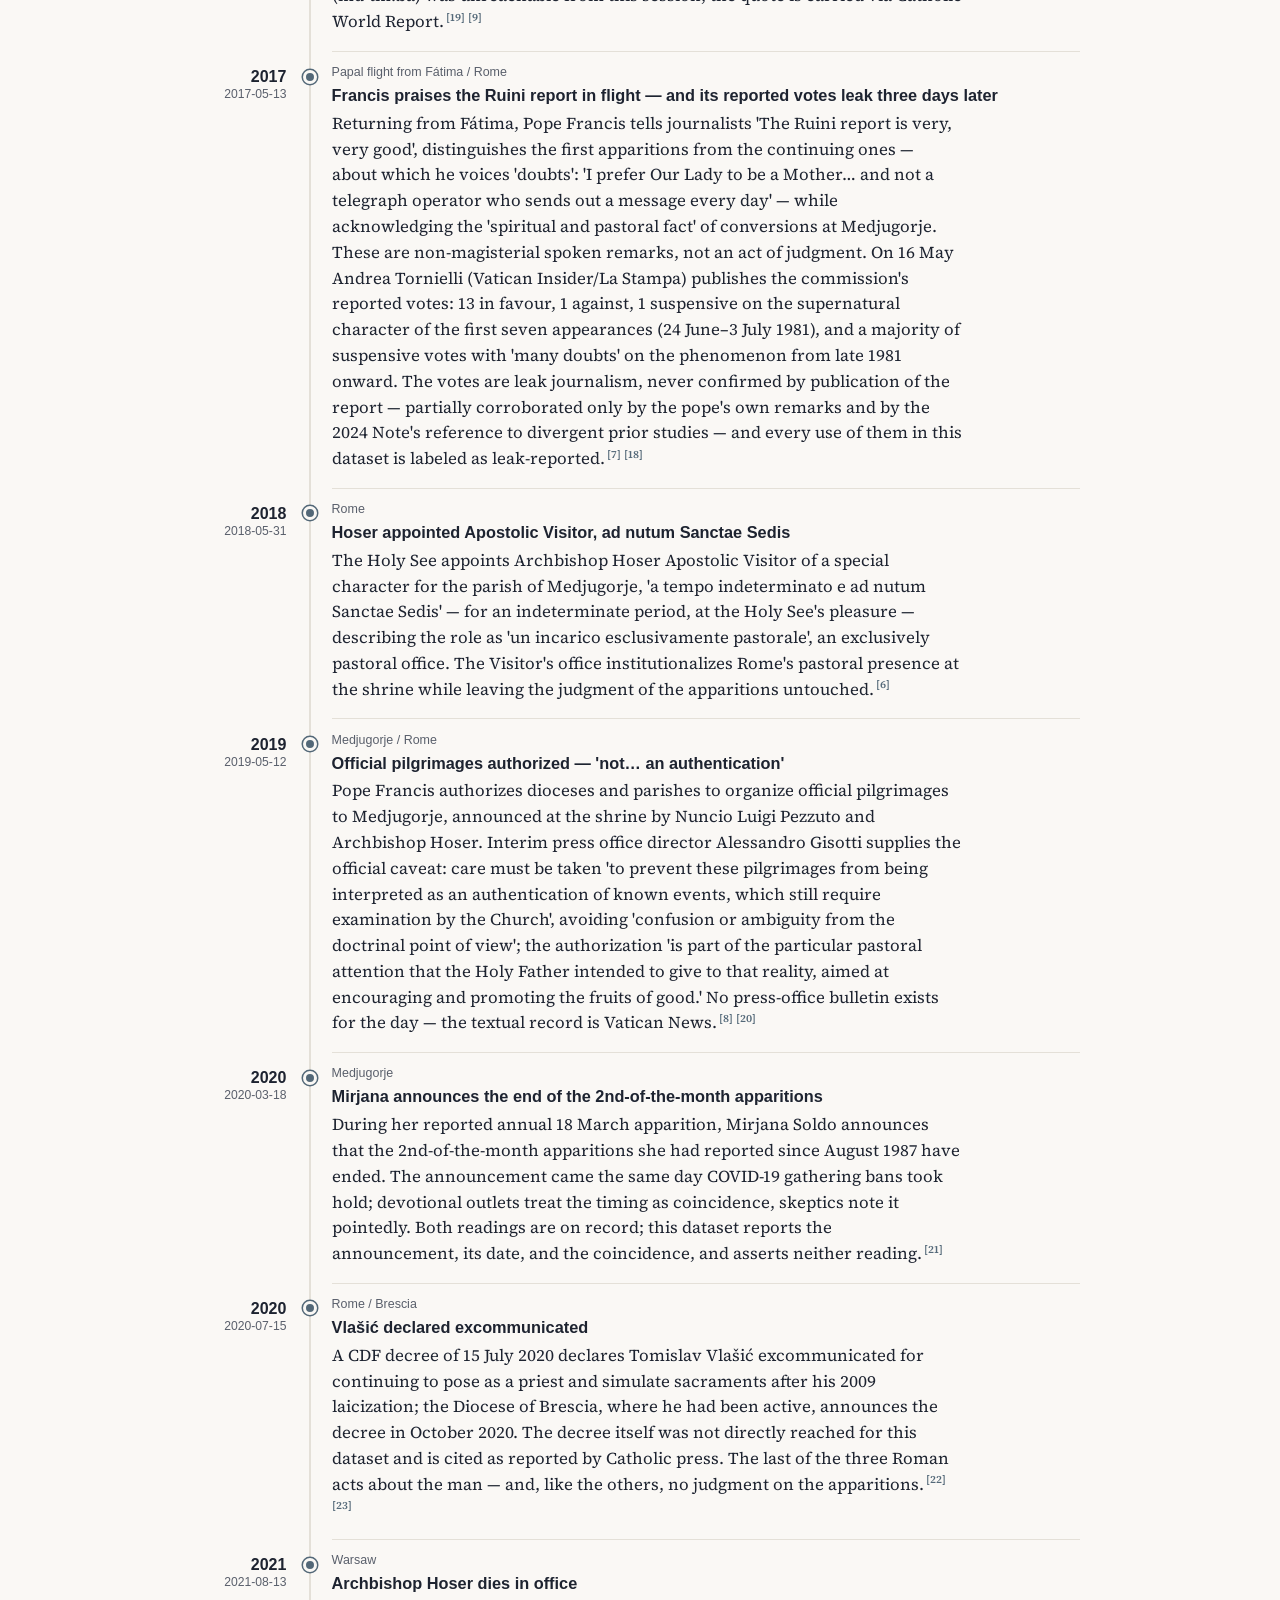
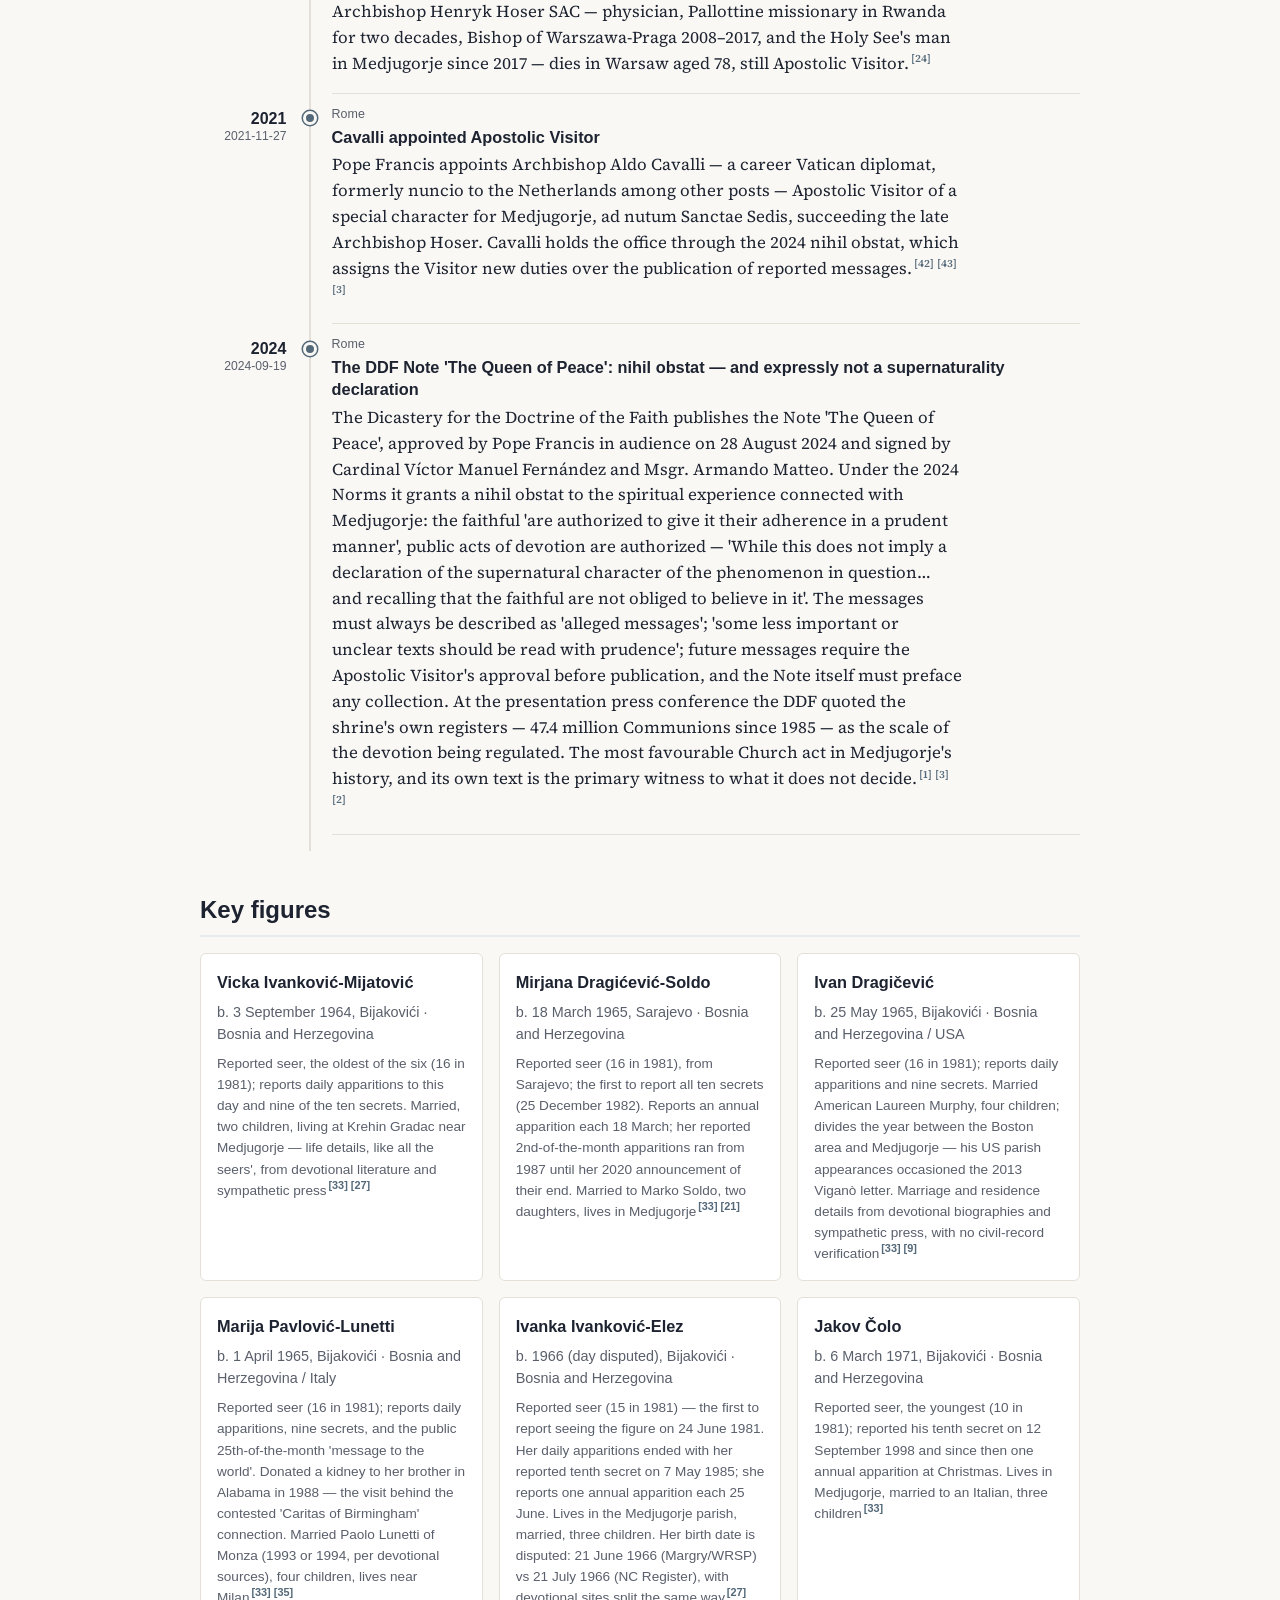
<file: docs/en/index.html>
<!DOCTYPE html>
<html lang="en">
<head>
  <meta charset="utf-8">
  <meta name="viewport" content="width=device-width, initial-scale=1">
  <title>Medjugorje — Chronology</title>
  <meta name="description" content="An open, source-referenced chronology of the reported apparitions of the Virgin Mary at Medjugorje (parish of St. James, Diocese of Mostar-Duvno, Bosnia and Herzegovina) from June 1981 to the present, and of every located Church act about them — from the diocesan commissions and the 1991 Zadar Declaration to the 2024 nihil obstat &#39;The Queen of Peace&#39;.">
  <!-- Google tag (gtag.js) -->
  <script async src="https://www.googletagmanager.com/gtag/js?id=G-R9LV1QZHVE"></script>
  <script>
    window.dataLayer = window.dataLayer || [];
    function gtag(){dataLayer.push(arguments);}
    gtag('js', new Date());
    gtag('config', 'G-R9LV1QZHVE');
  </script>
  <link rel="stylesheet" href="../styles.css">
  <script src="../river.js" defer></script>
  <script src="../cite.js" defer data-label="Reference" data-all="All references"></script>
  <link rel="canonical" href="https://cronologia.github.io/medjugorje/en/">
  <link rel="alternate" hreflang="en" href="https://cronologia.github.io/medjugorje/en/">
  <link rel="alternate" hreflang="es" href="https://cronologia.github.io/medjugorje/es/">
  <link rel="alternate" hreflang="pt" href="https://cronologia.github.io/medjugorje/pt/">
  <link rel="alternate" hreflang="x-default" href="https://cronologia.github.io/medjugorje/">
  <meta property="og:type" content="website">
  <meta property="og:site_name" content="Medjugorje — Chronology">
  <meta property="og:locale" content="en_US">
  <meta property="og:title" content="Medjugorje — Chronology">
  <meta property="og:description" content="An open, source-referenced chronology of the reported apparitions of the Virgin Mary at Medjugorje (parish of St. James, Diocese of Mostar-Duvno, Bosnia and Herzegovina) from June 1981 to the present, and of every located Church act about them — from the diocesan commissions and the 1991 Zadar Declaration to the 2024 nihil obstat &#39;The Queen of Peace&#39;.">
  <meta property="og:url" content="https://cronologia.github.io/medjugorje/en/">
  <meta name="twitter:card" content="summary">
  <meta name="twitter:title" content="Medjugorje — Chronology">
  <meta name="twitter:description" content="An open, source-referenced chronology of the reported apparitions of the Virgin Mary at Medjugorje (parish of St. James, Diocese of Mostar-Duvno, Bosnia and Herzegovina) from June 1981 to the present, and of every located Church act about them — from the diocesan commissions and the 1991 Zadar Declaration to the 2024 nihil obstat &#39;The Queen of Peace&#39;.">
  <script type="application/ld+json">
  {
    "@context": "https://schema.org",
    "@type": "WebSite",
    "name": "Medjugorje — Chronology",
    "description": "An open, source-referenced chronology of the reported apparitions of the Virgin Mary at Medjugorje (parish of St. James, Diocese of Mostar-Duvno, Bosnia and Herzegovina) from June 1981 to the present, and of every located Church act about them — from the diocesan commissions and the 1991 Zadar Declaration to the 2024 nihil obstat 'The Queen of Peace'.",
    "url": "https://cronologia.github.io/medjugorje/en/",
    "inLanguage": "en"
  }
  </script>
</head>
<body>
  <header class="site-header">
    <div class="wrap">
      <nav class="lang-switch" aria-label="Language"><span class="lang-current" aria-current="true">EN</span><a href="../es/" hreflang="es">ES</a><a href="../pt/" hreflang="pt">PT</a></nav>
      <h1>Medjugorje — Chronology</h1>
      <p class="subtitle">Chronology of the reported Marian apparitions at Medjugorje, Bosnia and Herzegovina — the reports since 1981, the Church authorities&#39; acts about them, and the 2024 nihil obstat that expressly declares nothing about their supernatural character</p>
      <p class="lead">An open, source-referenced chronology of the reported apparitions of the Virgin Mary at Medjugorje (parish of St. James, Diocese of Mostar-Duvno, Bosnia and Herzegovina) from June 1981 to the present, and of every located Church act about them — from the diocesan commissions and the 1991 Zadar Declaration to the 2024 nihil obstat &#39;The Queen of Peace&#39;.</p>
      <p class="updated">Last updated: 2026-08-11</p>
      <div class="viz-chips">
        <a href="#approval-ladder">🪜 Church acts</a>
        <a href="#chronology">📜 Chronology</a>
      </div>
    </div>
  </header>

  <nav class="site-nav">
    <div class="wrap">
      <a href="#about">About</a>
      <a href="#chronology">Chronology</a>
      <a href="#approval-ladder">How far the case went</a>
      <a href="#figures">Key figures</a>
      <a href="#organizations">Organizations</a>
      <a href="#disambiguation">Disambiguation</a>
      <a href="#references">References</a>
    </div>
  </nav>

  <main class="wrap">
    <section id="approval-ladder" class="viz">
      <h2>How far the case went</h2>
      <p class="section-intro">Each rung is one authority&#39;s act about one object, at one date, citing the document — and the objects are never merged. Three recur here and must be kept apart: the supernatural character of the reported apparitions and messages, which no authority has ever affirmed and which the 2024 Norms say will, as a rule, never be declared; worship, devotion and pilgrimage at Medjugorje, which is what the pastoral acts of 2017–2024 regulate and encourage; and named persons, whose judgments are their own rungs. The operative judgment on the first object was, from 1991 to 2024, the Zadar Declaration&#39;s &#39;it can not be affirmed&#39; — and the 2024 nihil obstat, the most favourable act in the file, says in its own text that it &#39;does not imply a declaration of the supernatural character of the phenomenon&#39;. Informal spoken statements — Bishop Žanić&#39;s 1981 &#39;the children are not lying&#39;, Pope Francis&#39;s 2017 in-flight remarks — appear in the chronology but not on this ladder, because they are not acts of judgment. Several of the acts below survive only on labeled document mirrors; the rung text says which.</p>
      <figure class="approval-ladder">
        <div class="viz-scroll">
        <ol class="al-cascade">
          <li class="al-node al-negative" style="--al-step:0">
            <a href="#al-rung-1" class="al-node-link">
              <span class="al-num" aria-hidden="true">1</span>
              <span class="al-node-body">
                <span class="al-node-label">Diocese of Mostar-Duvno — the commissions on the apparitions</span><span class="al-when">1982–1986</span>
                <span class="al-node-status"><span class="al-glyph" aria-hidden="true">✗</span>Investigated — concluded against</span>
              </span>
            </a>
          </li>
          <li class="al-node al-inconclusive" style="--al-step:1">
            <a href="#al-rung-2" class="al-node-link">
              <span class="al-num" aria-hidden="true">2</span>
              <span class="al-node-body">
                <span class="al-node-label">Kuharić–Žanić communiqué — the case leaves the diocese; pilgrimages motivated by the supernatural claim barred</span><span class="al-when">9 January 1987</span>
                <span class="al-node-status"><span class="al-glyph" aria-hidden="true">—</span>Investigated — no verdict issued</span>
              </span>
            </a>
          </li>
          <li class="al-node al-negative" style="--al-step:2">
            <a href="#al-rung-3" class="al-node-link">
              <span class="al-num" aria-hidden="true">3</span>
              <span class="al-node-body">
                <span class="al-node-label">Bp. Žanić, &#39;The Truth About Medjugorje&#39; — a published position, not a decree</span><span class="al-when">1990</span>
                <span class="al-node-status"><span class="al-glyph" aria-hidden="true">✗</span>Investigated — concluded against</span>
              </span>
            </a>
          </li>
          <li class="al-node al-inconclusive" style="--al-step:3">
            <a href="#al-rung-4" class="al-node-link">
              <span class="al-num" aria-hidden="true">4</span>
              <span class="al-node-body">
                <span class="al-node-label">Bishops&#39; Conference of Yugoslavia — the Zadar Declaration on the apparitions</span><span class="al-when">10 April 1991</span>
                <span class="al-node-status"><span class="al-glyph" aria-hidden="true">—</span>Investigated — no verdict issued</span>
              </span>
            </a>
          </li>
          <li class="al-node al-negative" style="--al-step:4">
            <a href="#al-rung-5" class="al-node-link">
              <span class="al-num" aria-hidden="true">5</span>
              <span class="al-node-body">
                <span class="al-node-label">Bp. Perić — &#39;constat de non supernaturalitate&#39;, his stated conviction</span><span class="al-when">1997–2017</span>
                <span class="al-node-status"><span class="al-glyph" aria-hidden="true">✗</span>Investigated — concluded against</span>
              </span>
            </a>
          </li>
          <li class="al-node al-inconclusive" style="--al-step:5">
            <a href="#al-rung-6" class="al-node-link">
              <span class="al-num" aria-hidden="true">6</span>
              <span class="al-node-body">
                <span class="al-node-label">CDF (Abp. Bertone) — the standing judgment confirmed; private pilgrimages</span><span class="al-when">26 May 1998</span>
                <span class="al-node-status"><span class="al-glyph" aria-hidden="true">—</span>Investigated — no verdict issued</span>
              </span>
            </a>
          </li>
          <li class="al-node al-negative" style="--al-step:6">
            <a href="#al-rung-7" class="al-node-link">
              <span class="al-num" aria-hidden="true">7</span>
              <span class="al-node-body">
                <span class="al-node-label">Rome — the person of Fr. Tomislav Vlašić (not the apparitions)</span><span class="al-when">2008–2020</span>
                <span class="al-node-status"><span class="al-glyph" aria-hidden="true">✗</span>Investigated — concluded against</span>
              </span>
            </a>
          </li>
          <li class="al-node al-reported-undocumented" style="--al-step:7">
            <a href="#al-rung-8" class="al-node-link">
              <span class="al-num" aria-hidden="true">8</span>
              <span class="al-node-body">
                <span class="al-node-label">The Ruini commission — findings on the apparitions delivered, never published</span><span class="al-when">2010–2014; votes leaked 2017</span>
                <span class="al-node-status"><span class="al-glyph" aria-hidden="true">?</span>A ruling is reported; no document located</span>
              </span>
            </a>
          </li>
          <li class="al-node al-inconclusive" style="--al-step:8">
            <a href="#al-rung-9" class="al-node-link">
              <span class="al-num" aria-hidden="true">9</span>
              <span class="al-node-body">
                <span class="al-node-label">CDF via Nuncio Viganò — events presuming the apparitions&#39; credibility (a discipline, not a verdict)</span><span class="al-when">21 October 2013</span>
                <span class="al-node-status"><span class="al-glyph" aria-hidden="true">—</span>Investigated — no verdict issued</span>
              </span>
            </a>
          </li>
          <li class="al-node al-adjacent" style="--al-step:9">
            <a href="#al-rung-10" class="al-node-link">
              <span class="al-num" aria-hidden="true">10</span>
              <span class="al-node-body">
                <span class="al-node-label">Holy See — the Hoser missions: &#39;an exclusively pastoral character&#39; (not the apparitions)</span><span class="al-when">11 February 2017 and 31 May 2018</span>
                <span class="al-node-status"><span class="al-glyph" aria-hidden="true">◆</span>Church act on a related matter — not a ruling on the apparition</span>
              </span>
            </a>
          </li>
          <li class="al-node al-adjacent" style="--al-step:10">
            <a href="#al-rung-11" class="al-node-link">
              <span class="al-num" aria-hidden="true">11</span>
              <span class="al-node-body">
                <span class="al-node-label">Holy See — official pilgrimages authorized (expressly not an authentication)</span><span class="al-when">12 May 2019</span>
                <span class="al-node-status"><span class="al-glyph" aria-hidden="true">◆</span>Church act on a related matter — not a ruling on the apparition</span>
              </span>
            </a>
          </li>
          <li class="al-node al-favourable" style="--al-step:11">
            <a href="#al-rung-12" class="al-node-link">
              <span class="al-num" aria-hidden="true">12</span>
              <span class="al-node-body">
                <span class="al-node-label">DDF — nihil obstat, &#39;The Queen of Peace&#39;: devotion authorized, supernaturality expressly not declared</span><span class="al-when">19 September 2024 (approved by Pope Francis 28 August 2024)</span>
                <span class="al-node-status"><span class="al-glyph" aria-hidden="true">✓</span>Investigated — concluded in favour</span>
              </span>
            </a>
          </li>
        </ol>
        </div>
        <figcaption>One rung per authority. &quot;No ruling found&quot; is a statement about the evidence, not about the case.</figcaption>
      </figure>
      <details class="al-details">
        <summary>Step by step, with the documents</summary>
        <div class="al-tablist" hidden aria-label="How far the case went">
            <button type="button" class="al-tab" data-al-panel="al-rung-1"><span class="al-glyph" aria-hidden="true">✗</span>Diocese of Mostar-Duvno — the commissions on the apparitions</button>
            <button type="button" class="al-tab" data-al-panel="al-rung-2"><span class="al-glyph" aria-hidden="true">—</span>Kuharić–Žanić communiqué — the case leaves the diocese; pilgrimages motivated by the supernatural claim barred</button>
            <button type="button" class="al-tab" data-al-panel="al-rung-3"><span class="al-glyph" aria-hidden="true">✗</span>Bp. Žanić, &#39;The Truth About Medjugorje&#39; — a published position, not a decree</button>
            <button type="button" class="al-tab" data-al-panel="al-rung-4"><span class="al-glyph" aria-hidden="true">—</span>Bishops&#39; Conference of Yugoslavia — the Zadar Declaration on the apparitions</button>
            <button type="button" class="al-tab" data-al-panel="al-rung-5"><span class="al-glyph" aria-hidden="true">✗</span>Bp. Perić — &#39;constat de non supernaturalitate&#39;, his stated conviction</button>
            <button type="button" class="al-tab" data-al-panel="al-rung-6"><span class="al-glyph" aria-hidden="true">—</span>CDF (Abp. Bertone) — the standing judgment confirmed; private pilgrimages</button>
            <button type="button" class="al-tab" data-al-panel="al-rung-7"><span class="al-glyph" aria-hidden="true">✗</span>Rome — the person of Fr. Tomislav Vlašić (not the apparitions)</button>
            <button type="button" class="al-tab" data-al-panel="al-rung-8"><span class="al-glyph" aria-hidden="true">?</span>The Ruini commission — findings on the apparitions delivered, never published</button>
            <button type="button" class="al-tab" data-al-panel="al-rung-9"><span class="al-glyph" aria-hidden="true">—</span>CDF via Nuncio Viganò — events presuming the apparitions&#39; credibility (a discipline, not a verdict)</button>
            <button type="button" class="al-tab" data-al-panel="al-rung-10"><span class="al-glyph" aria-hidden="true">◆</span>Holy See — the Hoser missions: &#39;an exclusively pastoral character&#39; (not the apparitions)</button>
            <button type="button" class="al-tab" data-al-panel="al-rung-11"><span class="al-glyph" aria-hidden="true">◆</span>Holy See — official pilgrimages authorized (expressly not an authentication)</button>
            <button type="button" class="al-tab" data-al-panel="al-rung-12"><span class="al-glyph" aria-hidden="true">✓</span>DDF — nihil obstat, &#39;The Queen of Peace&#39;: devotion authorized, supernaturality expressly not declared</button>
        </div>
        <div class="al-panels">
          <section id="al-rung-1" class="al-panel al-negative">
            <h3 class="al-panel-title">Diocese of Mostar-Duvno — the commissions on the apparitions <span class="al-when">1982–1986</span></h3>
            <p class="al-status"><span class="al-glyph" aria-hidden="true">✗</span>Investigated — concluded against</p>
<p class="al-who">Bishop Pavao Žanić of Mostar-Duvno: a four-member diocesan commission from 1982, enlarged to fifteen members in 1984.</p><p class="al-outcome">Bishop Žanić — who in 1981 had publicly defended the children&#39;s sincerity (&#39;I am convinced: the children are not lying!&#39;, sermon of 25 July 1981, per the shrine&#39;s own site) — established a commission of inquiry in 1982 and enlarged it in 1984. Its final vote, in 1986, is known only through the bishop&#39;s own 1990 published account: &#39;11 of the members said that there is nothing supernatural in the events of Medjugorje, 2 (franciscans) claimed that the apparitions are authentic, 1 member said that there was something &quot;in nucleo&quot; (in the beginning) and 1 abstained.&#39; The commission&#39;s report itself was never published. The commonly cited dates — establishment 11 January 1982, final vote 2 May 1986 — were not verified against any document for this dataset. The bishop&#39;s 1981-to-1984 reversal has two competing explanations in the literature: sympathetic sources say secret-police pressure, critical sources point to the Ivica Vego affair and the taped early interviews. Both are perspectives, recorded here as such.</p>            <p class="al-cites"><sup class="cite"><a href="#ref-13" title="Reference 13">[13]</a> <a href="#ref-17" title="Reference 17">[17]</a> <a href="#ref-16" title="Reference 16">[16]</a></sup></p>
          </section>
          <section id="al-rung-2" class="al-panel al-inconclusive">
            <h3 class="al-panel-title">Kuharić–Žanić communiqué — the case leaves the diocese; pilgrimages motivated by the supernatural claim barred <span class="al-when">9 January 1987</span></h3>
            <p class="al-status"><span class="al-glyph" aria-hidden="true">—</span>Investigated — no verdict issued</p>
<p class="al-who">Cardinal Franjo Kuharić of Zagreb and Bishop Pavao Žanić, jointly, at the suggestion of the Congregation for the Doctrine of the Faith; published in Glas Koncila, 18 January 1987.</p><p class="al-outcome">The joint communiqué transferred the judgment of the case from the diocesan commission to a commission of the Yugoslav Bishops&#39; Conference, with interim discipline: &#39;it is not permitted either to organize pilgrimages or to arrange other manifestations motivated by the supernatural character which might be attributed to the Medjugorje events.&#39; Two objects in one act: jurisdiction over the judgment moved up, and worship motivated by the unjudged claim was restricted in the meantime. No primary document is online; the text is cited from labeled mirrors.</p>            <p class="al-cites"><sup class="cite"><a href="#ref-17" title="Reference 17">[17]</a></sup></p>
          </section>
          <section id="al-rung-3" class="al-panel al-negative">
            <h3 class="al-panel-title">Bp. Žanić, &#39;The Truth About Medjugorje&#39; — a published position, not a decree <span class="al-when">1990</span></h3>
            <p class="al-status"><span class="al-glyph" aria-hidden="true">✗</span>Investigated — concluded against</p>
<p class="al-who">Bishop Pavao Žanić of Mostar-Duvno, after jurisdiction over the judgment had passed to the Bishops&#39; Conference commission in 1987.</p><p class="al-outcome">The bishop&#39;s published statement is unambiguous about his own conclusion: &#39;I have at least 20 reasons not to believe… the apparitions are not of the supernatural&#39;, and &#39;It is a terrible sin to attribute one&#39;s own lies to Our Lady.&#39; It is quoted here as what it is — the ordinary&#39;s published personal position, issued when the canonical judgment no longer lay with him — and not as a decree of the diocese. The text survives on a labeled document-mirror blog; a second mirror returned 503 when checked for this dataset.</p>            <p class="al-cites"><sup class="cite"><a href="#ref-13" title="Reference 13">[13]</a></sup></p>
          </section>
          <section id="al-rung-4" class="al-panel al-inconclusive">
            <h3 class="al-panel-title">Bishops&#39; Conference of Yugoslavia — the Zadar Declaration on the apparitions <span class="al-when">10 April 1991</span></h3>
            <p class="al-status"><span class="al-glyph" aria-hidden="true">—</span>Investigated — no verdict issued</p>
<p class="al-who">The Bishops&#39; Conference of Yugoslavia, meeting at Zadar; the vote is reported as 19 in favour with 1 abstention — a figure from secondary accounts, not the declaration text.</p><p class="al-outcome">The operative sentence: &#39;On the basis of the investigations so far, it can not be affirmed that one is dealing with supernatural apparitions and revelations&#39; — the classic non constat de supernaturalitate, which leaves the question open in both directions. The same declaration mandated pastoral care: gatherings of the faithful at Medjugorje &#39;require the pastoral attention and care, first of all, of the local Bishop… so that… a healthy devotion towards the Blessed Virgin Mary according to the teachings of the Church may be promoted.&#39; This remained the ecclesial judgment the CDF itself cited for more than three decades, until 2024. No primary conference archive is online; the text is cited from labeled mirrors.</p>            <p class="al-cites"><sup class="cite"><a href="#ref-9" title="Reference 9">[9]</a> <a href="#ref-17" title="Reference 17">[17]</a></sup></p>
          </section>
          <section id="al-rung-5" class="al-panel al-negative">
            <h3 class="al-panel-title">Bp. Perić — &#39;constat de non supernaturalitate&#39;, his stated conviction <span class="al-when">1997–2017</span></h3>
            <p class="al-status"><span class="al-glyph" aria-hidden="true">✗</span>Investigated — concluded against</p>
<p class="al-who">Bishop Ratko Perić of Mostar-Duvno (1993–2020), Žanić&#39;s successor.</p><p class="al-outcome">Perić went further than Zadar and said so in writing: &#39;my conviction and position is not only non constat de supernaturalitate but also the other formula constat de non supernaturalitate&#39; (letter to Thierry Boutet of Famille Chrétienne, 2 October 1997). On 26 February 2017, on the diocesan site, he stated of the first seven days of reports: &#39;the Madonna has not appeared in Medjugorje! This is the truth that we sustain…&#39;, presenting it as &#39;the position of this Curia throughout this period&#39;. The weight of these statements is itself the standing dispute: the CDF wrote in 1998 that the Mostar bishop&#39;s declaration &#39;should be considered the expression of the personal conviction of the Bishop of Mostar which he has the right to express as Ordinary of the place, but which is and remains his personal opinion&#39;, while Perić&#39;s 2017 text presents it as the Curia&#39;s position. Both characterizations are documented; this page records both and resolves neither. The diocesan site was unreachable from this session; the 2017 quote is carried via Catholic press.</p>            <p class="al-cites"><sup class="cite"><a href="#ref-10" title="Reference 10">[10]</a> <a href="#ref-19" title="Reference 19">[19]</a> <a href="#ref-9" title="Reference 9">[9]</a></sup></p>
          </section>
          <section id="al-rung-6" class="al-panel al-inconclusive">
            <h3 class="al-panel-title">CDF (Abp. Bertone) — the standing judgment confirmed; private pilgrimages <span class="al-when">26 May 1998</span></h3>
            <p class="al-status"><span class="al-glyph" aria-hidden="true">—</span>Investigated — no verdict issued</p>
<p class="al-who">Archbishop Tarcisio Bertone, Secretary of the Congregation for the Doctrine of the Faith, letter to Bishop Gilbert Aubry of Saint-Denis-de-la-Réunion (Prot. 154/81-06419).</p><p class="al-outcome">Three points, each about a distinct object. On the apparitions&#39; credibility, the CDF deferred to Zadar 1991, quoting its non-constat sentence and noting that competence now lay with the Bishops&#39; Conference of Bosnia-Herzegovina. On Bishop Perić&#39;s harder formula, it ruled that his declaration &#39;is and remains his personal opinion&#39;. And on worship: private pilgrimages &#39;are permitted on condition that they are not regarded as an authentication of events still taking place and which still call for an examination by the Church.&#39; The letter is not on vatican.va; it is cited from labeled mirrors.</p>            <p class="al-cites"><sup class="cite"><a href="#ref-9" title="Reference 9">[9]</a> <a href="#ref-17" title="Reference 17">[17]</a></sup></p>
          </section>
          <section id="al-rung-7" class="al-panel al-negative">
            <h3 class="al-panel-title">Rome — the person of Fr. Tomislav Vlašić (not the apparitions) <span class="al-when">2008–2020</span></h3>
            <p class="al-status"><span class="al-glyph" aria-hidden="true">✗</span>Investigated — concluded against</p>
<p class="al-who">The Congregation for the Doctrine of the Faith (Cardinal Levada; decree published through the Diocese of Mostar-Duvno), Pope Benedict XVI, and the CDF again in 2020.</p><p class="al-outcome">This rung judges a man, not the events, and is kept separate for exactly that reason. The CDF&#39;s decree of 25 January 2008 (Prot. 144/1985) against Fr. Tomislav Vlašić OFM — widely described as the seers&#39; early &#39;spiritual director&#39;, a label the Mostar chancery and critics dispute — cites &#39;diffusion of dubious doctrine, manipulation of consciences, suspected mysticism, disobedience towards legitimately issued orders&#39;, acts contra sextum and &#39;suspicion of heresy and schism&#39;, imposes assigned residence and prohibits contact with his &#39;Kraljice Mira&#39; community. In March 2009, at his own petition, Benedict XVI laicized him, dismissed him from the Franciscans and remitted the censure (made public 24 July 2009). On 15 July 2020 a CDF decree declared him excommunicated for continuing to pose as a priest and simulate sacraments; the decree itself was not directly reached and is cited from the Diocese of Brescia&#39;s announcement as reported. Nothing in any of these acts adjudicates the apparitions.</p>            <p class="al-cites"><sup class="cite"><a href="#ref-11" title="Reference 11">[11]</a> <a href="#ref-26" title="Reference 26">[26]</a> <a href="#ref-14" title="Reference 14">[14]</a> <a href="#ref-22" title="Reference 22">[22]</a> <a href="#ref-23" title="Reference 23">[23]</a></sup></p>
          </section>
          <section id="al-rung-8" class="al-panel al-reported-undocumented">
            <h3 class="al-panel-title">The Ruini commission — findings on the apparitions delivered, never published <span class="al-when">2010–2014; votes leaked 2017</span></h3>
            <p class="al-status"><span class="al-glyph" aria-hidden="true">?</span>A ruling is reported; no document located</p>
<p class="al-who">The international commission of inquiry on Medjugorje constituted at the CDF under Cardinal Camillo Ruini by Benedict XVI, announced 17 March 2010.</p><p class="al-outcome">The commission&#39;s existence, chairmanship, reserved procedure and delivery are documented: the 2010 Holy See communiqué (which names no members — the reported composition is press reporting) states it would work &#39;in maniera riservata&#39;, submitting its findings to the Congregation; the final meeting and delivery of 17–18 January 2014 were announced to journalists by the press office. The findings themselves have never been published. What circulates — 13 votes in favour, 1 against, 1 suspensive on the supernatural character of the first seven appearances (24 June–3 July 1981), and a majority of suspensive votes with &#39;many doubts&#39; on the phenomenon from late 1981 onward — is Andrea Tornielli&#39;s leak of 16 May 2017, never confirmed by publication, partially echoed by Pope Francis&#39;s own in-flight remarks three days earlier and by the 2024 Note&#39;s reference to divergent prior studies. Every vote figure on this rung is the leak&#39;s.</p><p class="al-nodoc">The report has never been published, and no press bulletin exists even for its delivery: press.vatican.va was checked for 17 and 18 January 2014 and carries no item — the record is the press office&#39;s statements to journalists as carried by Catholic media. The commission&#39;s membership beyond Ruini likewise rests on press reporting, not on the 2010 communiqué.</p>            <p class="al-cites"><sup class="cite"><a href="#ref-4" title="Reference 4">[4]</a> <a href="#ref-12" title="Reference 12">[12]</a> <a href="#ref-18" title="Reference 18">[18]</a> <a href="#ref-7" title="Reference 7">[7]</a></sup></p>
          </section>
          <section id="al-rung-9" class="al-panel al-inconclusive">
            <h3 class="al-panel-title">CDF via Nuncio Viganò — events presuming the apparitions&#39; credibility (a discipline, not a verdict) <span class="al-when">21 October 2013</span></h3>
            <p class="al-status"><span class="al-glyph" aria-hidden="true">—</span>Investigated — no verdict issued</p>
<p class="al-who">Nuncio Carlo Maria Viganò, writing to the USCCB general secretary at the request of CDF Prefect Gerhard Müller.</p><p class="al-outcome">Pending the CDF&#39;s evaluation of the case, &#39;clerics and the faithful are not permitted to participate in meetings, conferences or public celebrations during which the credibility of such &quot;apparitions&quot; would be taken for granted&#39; — occasioned by seer Ivan Dragičević&#39;s scheduled appearances in US parishes, and reiterating Zadar as the operative judgment. A restriction on worship-adjacent events while the judgment was pending, not a ruling on the events. Cited from a labeled document mirror.</p>            <p class="al-cites"><sup class="cite"><a href="#ref-9" title="Reference 9">[9]</a></sup></p>
          </section>
          <section id="al-rung-10" class="al-panel al-adjacent">
            <h3 class="al-panel-title">Holy See — the Hoser missions: &#39;an exclusively pastoral character&#39; (not the apparitions) <span class="al-when">11 February 2017 and 31 May 2018</span></h3>
            <p class="al-status"><span class="al-glyph" aria-hidden="true">◆</span>Church act on a related matter — not a ruling on the apparition</p>
<p class="al-who">Pope Francis, through the Secretariat of State: Archbishop Henryk Hoser as Special Envoy (2017), then as Apostolic Visitor of a special character for the parish, ad nutum Sanctae Sedis (2018).</p><p class="al-outcome">Both acts say in their own text what they are not. The 2017 communiqué states the envoy&#39;s mission &#39;will therefore have an exclusively pastoral character&#39;; the 2018 communiqué appoints the Visitor &#39;a tempo indeterminato e ad nutum Sanctae Sedis&#39; for &#39;un incarico esclusivamente pastorale&#39; — an exclusively pastoral office. These acts organize the care of pilgrims at a shrine; they presuppose the devotion and expressly exclude the question of the apparitions. That is why the rung is marked adjacent rather than favourable.</p>            <p class="al-cites"><sup class="cite"><a href="#ref-5" title="Reference 5">[5]</a> <a href="#ref-6" title="Reference 6">[6]</a> <a href="#ref-24" title="Reference 24">[24]</a></sup></p>
          </section>
          <section id="al-rung-11" class="al-panel al-adjacent">
            <h3 class="al-panel-title">Holy See — official pilgrimages authorized (expressly not an authentication) <span class="al-when">12 May 2019</span></h3>
            <p class="al-status"><span class="al-glyph" aria-hidden="true">◆</span>Church act on a related matter — not a ruling on the apparition</p>
<p class="al-who">Pope Francis; announced at Medjugorje by Nuncio Luigi Pezzuto and Archbishop Hoser; interim press office director Alessandro Gisotti supplied the official caveat.</p><p class="al-outcome">Dioceses and parishes may now organize official pilgrimages to Medjugorje. The act&#39;s own frame, per Gisotti, is pastoral and explicitly non-adjudicating: care must be taken &#39;to prevent these pilgrimages from being interpreted as an authentication of known events, which still require examination by the Church&#39;, avoiding &#39;confusion or ambiguity from the doctrinal point of view&#39;; the authorization &#39;is part of the particular pastoral attention that the Holy Father intended to give to that reality, aimed at encouraging and promoting the fruits of good.&#39; No press-office bulletin exists for the day; the textual record is Vatican News.</p>            <p class="al-cites"><sup class="cite"><a href="#ref-8" title="Reference 8">[8]</a> <a href="#ref-20" title="Reference 20">[20]</a></sup></p>
          </section>
          <section id="al-rung-12" class="al-panel al-favourable">
            <h3 class="al-panel-title">DDF — nihil obstat, &#39;The Queen of Peace&#39;: devotion authorized, supernaturality expressly not declared <span class="al-when">19 September 2024 (approved by Pope Francis 28 August 2024)</span></h3>
            <p class="al-status"><span class="al-glyph" aria-hidden="true">✓</span>Investigated — concluded in favour</p>
<p class="al-who">The Dicastery for the Doctrine of the Faith — Cardinal Víctor Manuel Fernández, Prefect, and Msgr. Armando Matteo, Secretary for the Doctrinal Section — under the Norms of 17 May 2024.</p><p class="al-outcome">The Note &#39;The Queen of Peace&#39; grants the nihil obstat, the ordinary favourable outcome under the 2024 Norms, and defines it in its own §38: the faithful &#39;are authorized to give it their adherence in a prudent manner… While this does not imply a declaration of the supernatural character of the phenomenon in question (cf. Norms, art. 22, §2)—and recalling that the faithful are not obliged to believe in it—the Nihil obstat indicates that the faithful can receive a positive encouragement for their Christian life through this spiritual proposal, and it authorizes public acts of devotion.&#39; On the messages: &#39;the positive assessment that most of the messages of Medjugorje are edifying does not imply a declaration that they have a direct supernatural origin&#39;, so one should always speak of &#39;alleged messages&#39;; &#39;some less important or unclear texts should be read with prudence&#39;; future messages require the Apostolic Visitor&#39;s approval before publication, and the Note must be printed as the introduction to any collection. The object of this favourable act is the devotion and the spiritual experience around it. For the apparitions themselves the Norms&#39; art. 23 states that, as a rule, no authority — bishop, conference or Dicastery — will declare such phenomena supernatural: on that object, the terminal status is stated in the document itself, by design.</p>            <p class="al-cites"><sup class="cite"><a href="#ref-1" title="Reference 1">[1]</a> <a href="#ref-3" title="Reference 3">[3]</a> <a href="#ref-2" title="Reference 2">[2]</a></sup></p>
          </section>
        </div>
      </details>
      <script>(function () {
        var s = document.currentScript.closest('section');
        var det = s.querySelector('.al-details');
        var list = s.querySelector('.al-tablist');
        var tabs = [].slice.call(s.querySelectorAll('.al-tab'));
        var panels = [].slice.call(s.querySelectorAll('.al-panel'));
        if (!det || !tabs.length || tabs.length !== panels.length) return;
        list.hidden = false;
        list.setAttribute('role', 'tablist');
        function select(id, focus) {
          tabs.forEach(function (b, i) {
            var on = b.getAttribute('data-al-panel') === id;
            b.setAttribute('aria-selected', on ? 'true' : 'false');
            b.setAttribute('tabindex', on ? '0' : '-1');
            panels[i].hidden = !on;
            if (on && focus) b.focus();
          });
        }
        tabs.forEach(function (b, i) {
          b.setAttribute('role', 'tab');
          b.id = b.getAttribute('data-al-panel') + '-tab';
          panels[i].setAttribute('role', 'tabpanel');
          panels[i].setAttribute('aria-labelledby', b.id);
          panels[i].tabIndex = 0;
          b.addEventListener('click', function () { select(b.getAttribute('data-al-panel'), false); });
          b.addEventListener('keydown', function (e) {
            var d = e.key === 'ArrowRight' ? 1 : e.key === 'ArrowLeft' ? -1 : 0;
            if (!d) return;
            e.preventDefault();
            var n = (i + d + tabs.length) % tabs.length;
            select(tabs[n].getAttribute('data-al-panel'), true);
          });
        });
        // A cascade node opens the disclosure and selects its panel, instead of
        // jumping the page to a fragment inside a collapsed <details>.
        [].slice.call(s.querySelectorAll('.al-node-link')).forEach(function (a) {
          a.addEventListener('click', function (e) {
            e.preventDefault();
            det.open = true;
            select(a.getAttribute('href').slice(1), true);
          });
        });
        select(tabs[0].getAttribute('data-al-panel'), false);
      })();</script>
    </section>

    <section id="about">
      <h2>About</h2>
      <p class="notice">Work-in-progress dataset compiled from public sources (see references). The apparitions are recorded here as REPORTED events: the dataset documents who reported what and when, and what Church authorities ruled and when — it does not assert the supernatural claim as fact, and neither, expressly, does the Church act most often read as doing so (the 2024 nihil obstat states it &#39;does not imply a declaration of the supernatural character of the phenomenon&#39;). The documentary base is uneven and the dataset says where. The key pre-1998 Church texts — the Zadar Declaration of 1991, Bishop Žanić&#39;s 1990 statement, the 1987 communiqué, Cardinal Bertone&#39;s 1998 letter — have no primary institutional hosting online and are cited to labeled document mirrors; the Diocese of Mostar-Duvno&#39;s own site was unreachable from this session, so its texts also rest on mirrors and Catholic press. The Ruini commission&#39;s findings were never published: every vote figure carried here is a 2017 press leak, and is labeled as one. The seers&#39; biographical details (births, marriages, residences, the dates their reported secrets completed) rest on devotional literature and sympathetic press, not civil or parish records. Pilgrim totals are the shrine&#39;s own registers or estimates, with no independent count. Single-source and devotional-only dates are flagged with a ? mark and a dateNote naming the problem. Contested characterizations are attributed to their authors. Corrections against primary sources are welcome.</p>
      <dl class="facts">
        <dt>What it is</dt>
        <dd>A series of Marian apparitions reported since 24–25 June 1981 by six young people of the parish of Medjugorje (Diocese of Mostar-Duvno, Herzegovina — then Yugoslavia, now Bosnia and Herzegovina), attributed by the seers to the Virgin Mary under the title &#39;Queen of Peace&#39; (Kraljica Mira). Three of the six report apparitions daily to this day, which makes Medjugorje the longest-running major reported apparition in the Church&#39;s modern experience.<sup class="cite"><a href="#ref-27" title="Reference 27">[27]</a> <a href="#ref-34" title="Reference 34">[34]</a></sup></dd>
        <dt>The six seers (ages in 1981)</dt>
        <dd>Vicka Ivanković (16), Mirjana Dragićević (16), Ivan Dragičević (16), Marija Pavlović (16), Ivanka Ivanković (15) and Jakov Čolo (10). Most were from the hamlet of Bijakovići below Podbrdo hill; Mirjana was from Sarajevo, summering with her grandmother. Sources conflict on Ivanka&#39;s birth date (21 June vs 21 July 1966), and the seers&#39; life details generally rest on devotional literature.<sup class="cite"><a href="#ref-27" title="Reference 27">[27]</a> <a href="#ref-33" title="Reference 33">[33]</a></sup></dd>
        <dt>The parish</dt>
        <dd>St. James (Sv. Jakov), Medjugorje, Diocese of Mostar-Duvno — staffed then and now by Franciscans of the Herzegovinian province. That fact is central to the whole story: since Paul VI&#39;s 1975 decree Romanis Pontificibus ordered the friars to cede most Herzegovinian parishes to diocesan clergy, and many refused, the diocese and the province were already in open conflict when the reports began — the &#39;Herzegovina affair&#39; against which critics read Medjugorje&#39;s rise.<sup class="cite"><a href="#ref-27" title="Reference 27">[27]</a> <a href="#ref-15" title="Reference 15">[15]</a> <a href="#ref-40" title="Reference 40">[40]</a></sup></dd>
        <dt>Reported ongoing apparitions (as of 2024)</dt>
        <dd>Vicka, Ivan and Marija report daily apparitions; Mirjana reports one annually on 18 March, Ivanka annually on 25 June, Jakov annually at Christmas. Marija reports a public &#39;message to the world&#39; every 25th of the month, published by the shrine. Mirjana&#39;s additional 2nd-of-the-month apparitions, reported from 1987, ended by her own announcement in March 2020. All of this is the seers&#39; report, published by the shrine; no Church act authenticates any message&#39;s origin.<sup class="cite"><a href="#ref-33" title="Reference 33">[33]</a> <a href="#ref-39" title="Reference 39">[39]</a> <a href="#ref-21" title="Reference 21">[21]</a> <a href="#ref-1" title="Reference 1">[1]</a></sup></dd>
        <dt>The &#39;ten secrets&#39; (as reported)</dt>
        <dd>In the reported structure, each seer is to receive ten secrets concerning future events, and a seer&#39;s daily apparitions cease when the tenth is received. Mirjana reported completing hers on 25 December 1982, Ivanka on 7 May 1985, Jakov on 12 September 1998; Vicka, Ivan and Marija report nine each. A promised visible &#39;sign&#39; on Podbrdo hill is part of the reported structure. All dates in this scheme are seer-reported and carried by devotional literature.<sup class="cite"><a href="#ref-33" title="Reference 33">[33]</a> <a href="#ref-34" title="Reference 34">[34]</a></sup></dd>
        <dt>Church status — the bottom line</dt>
        <dd>No Church authority has ever declared the apparitions supernatural. The operative judgment from 1991 to 2024 was the Zadar Declaration of the Yugoslav bishops: &#39;On the basis of the investigations so far it can not be affirmed that one is dealing with supernatural apparitions and revelations&#39; (non constat de supernaturalitate). On 19 September 2024 the Dicastery for the Doctrine of the Faith granted a nihil obstat to devotion connected with Medjugorje — while stating in the same document that this &#39;does not imply a declaration of the supernatural character of the phenomenon&#39;.<sup class="cite"><a href="#ref-9" title="Reference 9">[9]</a> <a href="#ref-17" title="Reference 17">[17]</a> <a href="#ref-1" title="Reference 1">[1]</a></sup></dd>
        <dt>Scale, with the counters named</dt>
        <dd>The only hard series is self-reported: the shrine&#39;s own registers, as quoted by the DDF at its 19 September 2024 press conference, record 47.4 million Communions distributed between January 1985 and June 2024 and over a million concelebrating priests. Yearly pilgrim estimates diverge — about 1 million per year in web-based estimates cited at the same press conference, against about 3 million claimed by Archbishop Hoser before the pandemic — and the circulating &#39;40+ million pilgrims since 1981&#39; has no counting authority behind it. No independent count exists.<sup class="cite"><a href="#ref-3" title="Reference 3">[3]</a> <a href="#ref-34" title="Reference 34">[34]</a></sup></dd>
        <dt>Who publishes the &#39;messages&#39;</dt>
        <dd>The official channel is the parish&#39;s Information Centre &#39;Mir&#39; Medjugorje (medjugorje.hr), which publishes the monthly messages and the shrine statistics. The 2024 DDF Note instructs that the texts always be treated as &#39;alleged messages&#39;, requires the Apostolic Visitor&#39;s approval for the publication of any future ones, and orders the Note itself printed as the introduction to any collection of them. The widely-read sites medjugorje.com and medjugorje.org are unaffiliated devotional operations — medjugorje.com belongs to the contested &#39;Caritas of Birmingham&#39; (see disambiguation).<sup class="cite"><a href="#ref-39" title="Reference 39">[39]</a> <a href="#ref-1" title="Reference 1">[1]</a> <a href="#ref-35" title="Reference 35">[35]</a> <a href="#ref-36" title="Reference 36">[36]</a></sup></dd>
        <dt>Governance today</dt>
        <dd>Since 2018 the parish has had an Apostolic Visitor of a special character, appointed ad nutum Sanctae Sedis (at the Holy See&#39;s pleasure) with &#39;an exclusively pastoral office&#39;: Archbishop Henryk Hoser from May 2018 until his death in August 2021, Archbishop Aldo Cavalli since November 2021. The office was created alongside, not in place of, the Diocese of Mostar-Duvno&#39;s ordinary jurisdiction.<sup class="cite"><a href="#ref-6" title="Reference 6">[6]</a> <a href="#ref-3" title="Reference 3">[3]</a> <a href="#ref-42" title="Reference 42">[42]</a></sup></dd>
        <dt>What Medjugorje is NOT</dt>
        <dd>Not an apparition &#39;approved as supernatural&#39;. The 2024 nihil obstat certifies spiritual fruits and authorizes public devotion; the DDF&#39;s own Norms state (art. 23) that as a rule neither the diocesan bishop, nor the episcopal conferences, nor the Dicastery will declare such phenomena to be of supernatural origin. Headlines of the form &#39;Vatican approves Medjugorje apparitions&#39; misreport the act.<sup class="cite"><a href="#ref-1" title="Reference 1">[1]</a> <a href="#ref-2" title="Reference 2">[2]</a></sup></dd>
      </dl>
    </section>

    <section id="chronology" class="river">
      <h2>Chronology</h2>
      <p class="section-intro">Key events in chronological order. A <span class="flag">?</span> flag marks
      dates not yet verified against a primary source.</p>
      <div class="rv-bar">
        <div class="rv-controls" role="group" aria-label="Filter the chronology" hidden>
          <label class="rv-chip rv-firm"><input type="checkbox" data-firm><span class="rv-sw"></span>Firm dates only</label>
          <label class="rv-find">Find <input type="search" autocomplete="off"></label>
          <p class="rv-status" aria-live="polite" data-all="all {n} events" data-some="{n} of {total} events shown" data-reading="Reading"></p>
        </div>
        <svg class="rv-ribbon" viewBox="-4 0 1008 29" preserveAspectRatio="xMinYMid meet" role="img" aria-label="Overview of all 36 events; long gaps in the record are drawn as breaks">
          <rect class="rv-row" x="0" y="2" width="1000" height="9"/>
          <line class="rv-tick rv-l0" data-i="0" x1="91.7" x2="91.7" y1="3.5" y2="9.5"/><line class="rv-tick rv-l0" data-i="1" x1="191.7" x2="191.7" y1="3.5" y2="9.5"/><line class="rv-tick rv-l0" data-i="2" x1="191.7" x2="191.7" y1="3.5" y2="9.5"/><line class="rv-tick rv-l0" data-i="3" x1="191.7" x2="191.7" y1="3.5" y2="9.5"/><line class="rv-tick rv-l0 rv-u" data-i="4" x1="191.7" x2="191.7" y1="3.5" y2="9.5"/><line class="rv-tick rv-l0" data-i="5" x1="191.7" x2="191.7" y1="3.5" y2="9.5"/><line class="rv-tick rv-l0 rv-u" data-i="6" x1="191.7" x2="191.7" y1="3.5" y2="9.5"/><line class="rv-tick rv-l0 rv-u" data-i="7" x1="208.4" x2="208.4" y1="3.5" y2="9.5"/><line class="rv-tick rv-l0 rv-u" data-i="8" x1="208.4" x2="208.4" y1="3.5" y2="9.5"/><line class="rv-tick rv-l0 rv-u" data-i="9" x1="208.4" x2="208.4" y1="3.5" y2="9.5"/><line class="rv-tick rv-l0 rv-u" data-i="10" x1="241.7" x2="241.7" y1="3.5" y2="9.5"/><line class="rv-tick rv-l0" data-i="11" x1="291.7" x2="291.7" y1="3.5" y2="9.5"/><line class="rv-tick rv-l0" data-i="12" x1="291.7" x2="291.7" y1="3.5" y2="9.5"/><line class="rv-tick rv-l0 rv-u" data-i="13" x1="308.4" x2="308.4" y1="3.5" y2="9.5"/><line class="rv-tick rv-l0 rv-u" data-i="14" x1="341.6" x2="341.6" y1="3.5" y2="9.5"/><line class="rv-tick rv-l0" data-i="15" x1="358.3" x2="358.3" y1="3.5" y2="9.5"/><line class="rv-tick rv-l0 rv-u" data-i="16" x1="358.3" x2="358.3" y1="3.5" y2="9.5"/><line class="rv-tick rv-l0" data-i="17" x1="458.3" x2="458.3" y1="3.5" y2="9.5"/><line class="rv-tick rv-l0" data-i="18" x1="475" x2="475" y1="3.5" y2="9.5"/><line class="rv-tick rv-l0 rv-u" data-i="19" x1="475" x2="475" y1="3.5" y2="9.5"/><line class="rv-tick rv-l0 rv-u" data-i="20" x1="508.3" x2="508.3" y1="3.5" y2="9.5"/><line class="rv-tick rv-l0" data-i="21" x1="641.7" x2="641.7" y1="3.5" y2="9.5"/><line class="rv-tick rv-l0" data-i="22" x1="658.4" x2="658.4" y1="3.5" y2="9.5"/><line class="rv-tick rv-l0" data-i="23" x1="675" x2="675" y1="3.5" y2="9.5"/><line class="rv-tick rv-l0" data-i="24" x1="725" x2="725" y1="3.5" y2="9.5"/><line class="rv-tick rv-l0" data-i="25" x1="741.7" x2="741.7" y1="3.5" y2="9.5"/><line class="rv-tick rv-l0" data-i="26" x1="791.7" x2="791.7" y1="3.5" y2="9.5"/><line class="rv-tick rv-l0" data-i="27" x1="791.7" x2="791.7" y1="3.5" y2="9.5"/><line class="rv-tick rv-l0" data-i="28" x1="791.7" x2="791.7" y1="3.5" y2="9.5"/><line class="rv-tick rv-l0" data-i="29" x1="808.4" x2="808.4" y1="3.5" y2="9.5"/><line class="rv-tick rv-l0" data-i="30" x1="825.1" x2="825.1" y1="3.5" y2="9.5"/><line class="rv-tick rv-l0" data-i="31" x1="841.6" x2="841.6" y1="3.5" y2="9.5"/><line class="rv-tick rv-l0" data-i="32" x1="841.6" x2="841.6" y1="3.5" y2="9.5"/><line class="rv-tick rv-l0" data-i="33" x1="858.3" x2="858.3" y1="3.5" y2="9.5"/><line class="rv-tick rv-l0" data-i="34" x1="858.3" x2="858.3" y1="3.5" y2="9.5"/><line class="rv-tick rv-l0" data-i="35" x1="908.3" x2="908.3" y1="3.5" y2="9.5"/>
          <text class="rv-axis" x="0" y="26" text-anchor="start">1975</text><text class="rv-axis" x="1000" y="26" text-anchor="end">2024</text><rect class="rv-win" x="0" y="0" width="0" height="13"/>
        </svg>
      </div>
      <ol class="rv-list" style="--lanes:1">
        <li class="rv-e" id="decade-1970" data-i="0" data-lanes="" data-decade="1970s">
          <div class="rv-year">1975<small>1975-06-06</small></div>
          <div class="rv-node" aria-hidden="true"><i class="rv-l0" style="--k:0"></i></div>
          <div class="rv-card">
            <p class="rv-kick"><span>Rome</span></p>
            <h3>Romanis Pontificibus: the decree behind the &#39;Herzegovina affair&#39;</h3>
            <p class="rv-text">Paul VI&#39;s decree Romanis Pontificibus orders the Herzegovinian Franciscans to cede most parishes of the Diocese of Mostar-Duvno to diocesan clergy; many friars refuse. The resulting standoff between the province and the bishops of Mostar — the &#39;Herzegovina affair&#39; — is the institutional conflict already burning when the Medjugorje reports begin six years later, and the frame within which critics (and Bishop Žanić himself) read the Franciscan-run parish&#39;s embrace of the phenomenon. The decree text is cited from a document-archive blog, there being no primary hosting online.<sup class="cite"><a href="#ref-15" title="Reference 15">[15]</a> <a href="#ref-40" title="Reference 40">[40]</a> <a href="#ref-28" title="Reference 28">[28]</a></sup></p>
          </div>
        </li>
        <li class="rv-e" id="decade-1980" data-i="1" data-lanes="" data-decade="1980s">
          <div class="rv-year">1981<small>1981-06-24</small></div>
          <div class="rv-node" aria-hidden="true"><i class="rv-l0" style="--k:0"></i></div>
          <div class="rv-card">
            <p class="rv-kick"><span>Podbrdo hill, Bijakovići, Medjugorje</span></p>
            <h3>First reported sighting</h3>
            <p class="rv-text">On the feast of St. John the Baptist, two — then four — young people report seeing a luminous female figure on the hill Podbrdo (on the slope called Crnica) and identify her as the Virgin Mary. This is the first reported sighting; the shrine&#39;s official anniversary is the following day, when the group of six first reported seeing her together. Both dates circulate as &#39;the&#39; date in different sources, and this chronology carries both events explicitly.<sup class="cite"><a href="#ref-27" title="Reference 27">[27]</a> <a href="#ref-34" title="Reference 34">[34]</a></sup></p>
          </div>
        </li>
        <li class="rv-e" data-i="2" data-lanes="" data-decade="1980s">
          <div class="rv-year">1981<small>1981-06-25</small></div>
          <div class="rv-node" aria-hidden="true"><i class="rv-l0" style="--k:0"></i></div>
          <div class="rv-card">
            <p class="rv-kick"><span>Podbrdo hill, Bijakovići, Medjugorje</span></p>
            <h3>The six report their first apparition together — the anniversary date</h3>
            <p class="rv-text">Vicka Ivanković, Mirjana Dragićević, Ivan Dragičević, Marija Pavlović, Ivanka Ivanković and Jakov Čolo report seeing the figure together for the first time. 25 June is the date the shrine keeps as the anniversary of the apparitions, and the date of Ivanka&#39;s reported annual apparition since 1985.<sup class="cite"><a href="#ref-27" title="Reference 27">[27]</a> <a href="#ref-34" title="Reference 34">[34]</a></sup></p>
          </div>
        </li>
        <li class="rv-e" data-i="3" data-lanes="" data-decade="1980s">
          <div class="rv-year">1981<small>1981-06-26</small></div>
          <div class="rv-node" aria-hidden="true"><i class="rv-l0" style="--k:0"></i></div>
          <div class="rv-card">
            <p class="rv-kick"><span>Podbrdo hill, Bijakovići, Medjugorje</span></p>
            <h3>Crowds gather; the reported message of &#39;peace&#39;; police and doctors respond</h3>
            <p class="rv-text">Some 2,000 people gather on the hill. The seers report the figure&#39;s words, summarized in the tradition as &#39;peace, peace, and only peace&#39;, and the title &#39;Queen of Peace&#39; (Kraljica Mira) enters the reports — reported, never Church-authenticated as to origin. In the following days (27–29 June, per the accounts gathered by sympathetic chroniclers) the communist authorities interview the children and have them medically and psychiatrically examined at Mostar; the examinations are reported to have found them sound. The examination reports themselves are known through the devotional literature, not through located records.<sup class="cite"><a href="#ref-27" title="Reference 27">[27]</a> <a href="#ref-29" title="Reference 29">[29]</a></sup></p>
          </div>
        </li>
        <li class="rv-e rv-u" data-i="4" data-lanes="" data-decade="1980s">
          <div class="rv-year">1981<small>1981-07-25</small> <span class="flag" title="Date not yet verified against a primary source">?</span></div>
          <div class="rv-node" aria-hidden="true"><i class="rv-l0" style="--k:0"></i></div>
          <div class="rv-card">
            <p class="rv-kick"><span>Medjugorje</span></p>
            <h3>Bishop Žanić&#39;s first public words: &#39;the children are not lying&#39; — spoken statements, not an act</h3>
            <p class="rv-text">Preaching at a confirmation in Medjugorje, Bishop Pavao Žanić of Mostar-Duvno says: &#39;I am convinced: the children are not lying!&#39; In a Glas Koncila interview published 16 August 1981 he adds: &#39;It is definite that the children were not incited by anyone, and especially not by the church, to lie.&#39; These are informal statements of the ordinary about the seers&#39; sincerity, not acts of judgment on the apparitions — and within three years the same bishop will become the phenomenon&#39;s most vocal episcopal critic. The reversal has two competing explanations in the literature (police pressure per sympathetic sources; the Ivica Vego affair and the taped early interviews per critical ones), recorded here as perspectives.<sup class="cite"><a href="#ref-16" title="Reference 16">[16]</a> <a href="#ref-32" title="Reference 32">[32]</a></sup></p>
            <p class="date-note">The dates and texts of Bishop Žanić&#39;s early statements — the 25 July 1981 confirmation sermon and the 16 August 1981 Glas Koncila interview — are reachable only via the shrine&#39;s own website, which pairs them with a contested &#39;secret-police pressure&#39; explanation of his later reversal. No primary 1981 document was reached.</p>
          </div>
        </li>
        <li class="rv-e" data-i="5" data-lanes="" data-decade="1980s">
          <div class="rv-year">1981<small>1981-08-17</small></div>
          <div class="rv-node" aria-hidden="true"><i class="rv-l0" style="--k:0"></i></div>
          <div class="rv-card">
            <p class="rv-kick"><span>Medjugorje</span></p>
            <h3>Pastor Jozo Zovko arrested; the state moves against the gatherings</h3>
            <p class="rv-text">Fr. Jozo Zovko OFM, pastor of St. James — initially skeptical of the children, by now their defender — is arrested by the Yugoslav authorities; the friary is searched, and the state moves to suppress the gatherings on Podbrdo. The apparition reports continue in the church and elsewhere.<sup class="cite"><a href="#ref-27" title="Reference 27">[27]</a></sup></p>
          </div>
        </li>
        <li class="rv-e rv-u" data-i="6" data-lanes="" data-decade="1980s">
          <div class="rv-year">1981<small>1981-10-21</small> <span class="flag" title="Date not yet verified against a primary source">?</span></div>
          <div class="rv-node" aria-hidden="true"><i class="rv-l0" style="--k:0"></i></div>
          <div class="rv-card">
            <p class="rv-kick"><span>Mostar</span></p>
            <h3>Zovko tried and sentenced</h3>
            <p class="rv-text">In a one-day trial at Mostar, Fr. Jozo Zovko is convicted over a sermon read as a &#39;nationalist plot&#39; against the socialist state and sentenced to imprisonment — reported as 3 or 3.5 years depending on the source — and released early, reportedly in February 1983. The prosecution of the pastor, weeks into the reports, fixed the phenomenon&#39;s early framing as a confrontation between the parish and the communist state.<sup class="cite"><a href="#ref-27" title="Reference 27">[27]</a> <a href="#ref-28" title="Reference 28">[28]</a></sup></p>
            <p class="date-note">The one-day trial date rests on tertiary and devotional summaries; sources split between a sentence of 3 and 3.5 years, and between release in &#39;February 1983&#39; and &#39;after about 18 months&#39;. No primary court document was reached; the best academic anchor is Perica.</p>
          </div>
        </li>
        <li class="rv-e rv-u" data-i="7" data-lanes="" data-decade="1980s">
          <div class="rv-year">1982<small>1982-12-25</small> <span class="flag" title="Date not yet verified against a primary source">?</span></div>
          <div class="rv-node" aria-hidden="true"><i class="rv-l0" style="--k:0"></i></div>
          <div class="rv-card">
            <p class="rv-kick"><span>Medjugorje</span></p>
            <h3>Mirjana reports her tenth secret; her daily apparitions end</h3>
            <p class="rv-text">Mirjana Dragićević reports receiving the tenth of the ten secrets and, per the reported structure, her daily apparitions cease — the first of the six for whom this happens. She reports thereafter an annual apparition on 18 March, and, from 1987, apparitions on the 2nd of each month &#39;for unbelievers&#39;.<sup class="cite"><a href="#ref-33" title="Reference 33">[33]</a> <a href="#ref-34" title="Reference 34">[34]</a></sup></p>
            <p class="date-note">Seer-reported; the date is carried by devotional literature and sympathetic press, not by any independent record.</p>
          </div>
        </li>
        <li class="rv-e rv-u" data-i="8" data-lanes="" data-decade="1980s">
          <div class="rv-year">1982<small>1982–1984</small> <span class="flag" title="Date not yet verified against a primary source">?</span></div>
          <div class="rv-node" aria-hidden="true"><i class="rv-l0" style="--k:0"></i></div>
          <div class="rv-card">
            <p class="rv-kick"><span>Medjugorje</span></p>
            <h3>Fr. Tomislav Vlašić at the parish — the contested &#39;spiritual director&#39;</h3>
            <p class="rv-text">Fr. Tomislav Vlašić OFM serves at the Medjugorje parish and becomes widely described as the seers&#39; first &#39;spiritual director&#39; — the label used in CDF-related reporting decades later, and disputed by the Mostar chancery and by critics as to how formal the role ever was. He leaves for Italy in the 1980s and founds a mixed community there; the Church acts about him (2008, 2009, 2020) are acts about the man and are recorded separately in this chronology.<sup class="cite"><a href="#ref-26" title="Reference 26">[26]</a></sup></p>
            <p class="date-note">The assignment years are per archived Catholic press reporting on the later CDF case; they are not pinned to personnel documents. How formal his role with the seers ever was is disputed between the common label and the Mostar chancery.</p>
          </div>
        </li>
        <li class="rv-e rv-u" data-i="9" data-lanes="" data-decade="1980s">
          <div class="rv-year">1982<small>1982–1986</small> <span class="flag" title="Date not yet verified against a primary source">?</span></div>
          <div class="rv-node" aria-hidden="true"><i class="rv-l0" style="--k:0"></i></div>
          <div class="rv-card">
            <p class="rv-kick"><span>Mostar</span></p>
            <h3>The diocesan commissions investigate — and the 1986 vote is negative, per the bishop&#39;s own account</h3>
            <p class="rv-text">Bishop Žanić establishes a four-member diocesan commission of inquiry in 1982 and enlarges it to fifteen members in 1984. Its final vote, per Žanić&#39;s 1990 statement: 11 members found nothing supernatural, 2 (Franciscans) held the apparitions authentic, 1 found something &#39;in nucleo&#39;, 1 abstained. The commission&#39;s report was never published — the vote is known only through the bishop&#39;s published account, and this dataset cites it as such.<sup class="cite"><a href="#ref-13" title="Reference 13">[13]</a> <a href="#ref-17" title="Reference 17">[17]</a></sup></p>
            <p class="date-note">The commonly cited dates — commission established 11 January 1982, enlarged 1984, final vote 2 May 1986 — were not verified against any document for this dataset; the commission&#39;s work is attested in Bishop Žanić&#39;s own 1990 published statement, via a labeled mirror.</p>
          </div>
        </li>
        <li class="rv-e rv-u" data-i="10" data-lanes="" data-decade="1980s">
          <div class="rv-year">1984<small>1984-03-01</small> <span class="flag" title="Date not yet verified against a primary source">?</span></div>
          <div class="rv-node" aria-hidden="true"><i class="rv-l0" style="--k:0"></i></div>
          <div class="rv-card">
            <p class="rv-kick"><span>Medjugorje</span></p>
            <h3>The reported message series begin: weekly to the parish (1984), monthly &#39;to the world&#39; (1987)</h3>
            <p class="rv-text">From 1 March 1984, per the devotional record, the seers report weekly Thursday messages addressed to the parish; from 25 January 1987 the series becomes the monthly &#39;message to the world&#39; reported through Marija Pavlović on the 25th of each month — the series the shrine still publishes. The 2024 DDF Note will later require that all such texts be presented as &#39;alleged messages&#39; and subject future publication to the Apostolic Visitor&#39;s approval.<sup class="cite"><a href="#ref-38" title="Reference 38">[38]</a> <a href="#ref-1" title="Reference 1">[1]</a></sup></p>
            <p class="date-note">Both message-series start dates — the weekly Thursday messages &#39;to the parish&#39; from 1 March 1984, and the 25th-of-the-month &#39;message to the world&#39; from 25 January 1987 — rest on devotional literature only.</p>
          </div>
        </li>
        <li class="rv-e" data-i="11" data-lanes="" data-decade="1980s">
          <div class="rv-year">1987<small>1987-01-09</small></div>
          <div class="rv-node" aria-hidden="true"><i class="rv-l0" style="--k:0"></i></div>
          <div class="rv-card">
            <p class="rv-kick"><span>Zagreb</span></p>
            <h3>The case passes to the Yugoslav Bishops&#39; Conference; interim pilgrimage discipline</h3>
            <p class="rv-text">Cardinal Franjo Kuharić and Bishop Žanić jointly announce — in a communiqué published in Glas Koncila on 18 January — that at the CDF&#39;s suggestion the judgment of the Medjugorje events passes from the diocesan commission to a commission of the Yugoslav Bishops&#39; Conference. Interim discipline in the same act: &#39;it is not permitted either to organize pilgrimages or to arrange other manifestations motivated by the supernatural character which might be attributed to the Medjugorje events.&#39; No primary document is online; the text is cited from labeled mirrors.<sup class="cite"><a href="#ref-17" title="Reference 17">[17]</a></sup></p>
          </div>
        </li>
        <li class="rv-e" data-i="12" data-lanes="" data-decade="1980s">
          <div class="rv-year">1987<small>1987-08-02</small></div>
          <div class="rv-node" aria-hidden="true"><i class="rv-l0" style="--k:0"></i></div>
          <div class="rv-card">
            <p class="rv-kick"><span>Medjugorje</span></p>
            <h3>Mirjana&#39;s reported 2nd-of-the-month apparitions begin</h3>
            <p class="rv-text">Mirjana (by then Mirjana Soldo) reports the start of apparitions on the 2nd of each month, described in the devotion as prayer &#39;for unbelievers&#39;. The series will run — with large public gatherings at the Blue Cross in later years — until her announcement of its end on 18 March 2020.<sup class="cite"><a href="#ref-21" title="Reference 21">[21]</a></sup></p>
          </div>
        </li>
        <li class="rv-e rv-u" data-i="13" data-lanes="" data-decade="1980s">
          <div class="rv-year">1988<small>1988-11</small> <span class="flag" title="Date not yet verified against a primary source">?</span></div>
          <div class="rv-node" aria-hidden="true"><i class="rv-l0" style="--k:0"></i></div>
          <div class="rv-card">
            <p class="rv-kick"><span>Birmingham, Alabama, USA</span></p>
            <h3>Marija in Alabama: the origin of the contested &#39;Caritas of Birmingham&#39; connection</h3>
            <p class="rv-text">Marija Pavlović travels to the Birmingham area to donate a kidney to her brother, hosted by layman Terry Colafrancesco — the founder of &#39;Caritas of Birmingham&#39; (Sterrett, Alabama), who styles himself &#39;A Friend of Medjugorje&#39;. The visit is the origin of the American organization&#39;s claimed connection to the apparitions. Caritas of Birmingham is not affiliated with the Medjugorje shrine, the Catholic Church or Caritas Internationalis; its later history — a bar on priests celebrating Mass there, ex-member lawsuits and cult allegations, settled privately — is documented in secular reporting, and even the sympathetic Medjugorje WebSite maintains warning dossiers on it (see disambiguation).<sup class="cite"><a href="#ref-35" title="Reference 35">[35]</a> <a href="#ref-36" title="Reference 36">[36]</a></sup></p>
            <p class="date-note">The month is per NBC News&#39;s 2012 retrospective report; the trip is consistently dated to late 1988 in press accounts, but no contemporary record was reached.</p>
          </div>
        </li>
        <li class="rv-e rv-u" id="decade-1990" data-i="14" data-lanes="" data-decade="1990s">
          <div class="rv-year">1990<small>1990-05</small> <span class="flag" title="Date not yet verified against a primary source">?</span></div>
          <div class="rv-node" aria-hidden="true"><i class="rv-l0" style="--k:0"></i></div>
          <div class="rv-card">
            <p class="rv-kick"><span>Mostar</span></p>
            <h3>Žanić publishes &#39;The Truth About Medjugorje&#39;</h3>
            <p class="rv-text">Bishop Žanić publishes his statement &#39;The Truth About Medjugorje&#39;: &#39;I have at least 20 reasons not to believe… the apparitions are not of the supernatural&#39;; &#39;It is a terrible sin to attribute one&#39;s own lies to Our Lady.&#39; By this date jurisdiction over the judgment had passed to the Bishops&#39; Conference commission (1987), so the text is the ordinary&#39;s published personal position, not a canonical pronouncement — a distinction the CDF itself would make about his successor&#39;s identical stance in 1998.<sup class="cite"><a href="#ref-13" title="Reference 13">[13]</a></sup></p>
            <p class="date-note">The English release of the statement is dated May 1990; the text is reachable only on a labeled document-mirror blog (a second mirror returned 503 when checked). No primary diocesan hosting exists online.</p>
          </div>
        </li>
        <li class="rv-e" data-i="15" data-lanes="" data-decade="1990s">
          <div class="rv-year">1991<small>1991-04-10</small></div>
          <div class="rv-node" aria-hidden="true"><i class="rv-l0" style="--k:0"></i></div>
          <div class="rv-card">
            <p class="rv-kick"><span>Zadar</span></p>
            <h3>The Zadar Declaration: &#39;it can not be affirmed&#39; — the operative judgment for 33 years</h3>
            <p class="rv-text">The Bishops&#39; Conference of Yugoslavia declares: &#39;On the basis of the investigations so far, it can not be affirmed that one is dealing with supernatural apparitions and revelations&#39; — non constat de supernaturalitate — while mandating pastoral care for the pilgrims who come: gatherings at Medjugorje &#39;require the pastoral attention and care, first of all, of the local Bishop… so that… a healthy devotion towards the Blessed Virgin Mary according to the teachings of the Church may be promoted.&#39; The reported vote of 19 for and 1 abstaining comes from secondary accounts, not the declaration text, and no primary conference archive is online. This remained the judgment the CDF cited for over three decades, until the 2024 Note.<sup class="cite"><a href="#ref-9" title="Reference 9">[9]</a> <a href="#ref-17" title="Reference 17">[17]</a></sup></p>
          </div>
        </li>
        <li class="rv-e rv-u" data-i="16" data-lanes="" data-decade="1990s">
          <div class="rv-year">1991<small>1991–1995</small> <span class="flag" title="Date not yet verified against a primary source">?</span></div>
          <div class="rv-node" aria-hidden="true"><i class="rv-l0" style="--k:0"></i></div>
          <div class="rv-card">
            <p class="rv-kick"><span>Medjugorje / Yugoslavia</span></p>
            <h3>War: pilgrimage collapses; the village becomes a refugee and aid hub</h3>
            <p class="rv-text">With the breakup of Yugoslavia and the Bosnian war, organized pilgrimage collapses. Medjugorje falls within Croat-held (HVO) territory and, from 1993, the unrecognized &#39;Herzeg-Bosnia&#39;; the village itself is largely spared major destruction and functions, per the accounts available, as a refugee haven and a distribution hub for pilgrim-funded humanitarian aid, with some pilgrims and convoys still arriving. The details of that role are dominated by devotional and tertiary sources and are recorded with that caveat. The academic literature on wartime Medjugorje carries its own warning label: Mart Bax&#39;s ethnography of a Medjugorje &#39;little war&#39; — complete with a body count and razed hamlets — was found &#39;very likely&#39; fabricated by the 2013 VU Amsterdam integrity inquiry, and is not used as a fact source here.<sup class="cite"><a href="#ref-28" title="Reference 28">[28]</a> <a href="#ref-41" title="Reference 41">[41]</a></sup></p>
            <p class="date-note">The military-control details and the aid-hub role rest on tertiary and devotional sources and are flagged; the devotional &#39;spared by miracle&#39; narratives are excluded as legend. One much-cited ethnographic account of a wartime &#39;little war&#39; at Medjugorje is excluded for a harder reason: its author, Mart Bax, was found by a 2013 VU Amsterdam inquiry to have &#39;very likely&#39; fabricated his data.</p>
          </div>
        </li>
        <li class="rv-e" data-i="17" data-lanes="" data-decade="1990s">
          <div class="rv-year">1997<small>1997-10-02</small></div>
          <div class="rv-node" aria-hidden="true"><i class="rv-l0" style="--k:0"></i></div>
          <div class="rv-card">
            <p class="rv-kick"><span>Mostar</span></p>
            <h3>Bishop Perić: &#39;constat de non supernaturalitate&#39;</h3>
            <p class="rv-text">Bishop Ratko Perić of Mostar-Duvno writes to Thierry Boutet of Famille Chrétienne: &#39;my conviction and position is not only non constat de supernaturalitate but also the other formula constat de non supernaturalitate&#39; — that it is established the events are not supernatural. He states it explicitly as his conviction and position as bishop. The CDF will classify the statement&#39;s weight a year later: the personal opinion of the ordinary, not the Church&#39;s judgment. The letter is cited from a labeled document mirror.<sup class="cite"><a href="#ref-10" title="Reference 10">[10]</a></sup></p>
          </div>
        </li>
        <li class="rv-e" data-i="18" data-lanes="" data-decade="1990s">
          <div class="rv-year">1998<small>1998-05-26</small></div>
          <div class="rv-node" aria-hidden="true"><i class="rv-l0" style="--k:0"></i></div>
          <div class="rv-card">
            <p class="rv-kick"><span>Rome</span></p>
            <h3>The Bertone letter: Zadar stands; Perić&#39;s view is &#39;his personal opinion&#39;; private pilgrimages permitted</h3>
            <p class="rv-text">Archbishop Tarcisio Bertone, CDF Secretary, answers Bishop Gilbert Aubry of Réunion (Prot. 154/81-06419) in three points: on credibility the CDF defers to Zadar 1991, competence now lying with the Bishops&#39; Conference of Bosnia-Herzegovina; Bishop Perić&#39;s harder declaration &#39;should be considered the expression of the personal conviction of the Bishop of Mostar which he has the right to express as Ordinary of the place, but which is and remains his personal opinion&#39;; and private pilgrimages &#39;are permitted on condition that they are not regarded as an authentication of events still taking place and which still call for an examination by the Church.&#39; The letter is not on vatican.va and is cited from labeled mirrors.<sup class="cite"><a href="#ref-9" title="Reference 9">[9]</a> <a href="#ref-17" title="Reference 17">[17]</a></sup></p>
          </div>
        </li>
        <li class="rv-e rv-u" data-i="19" data-lanes="" data-decade="1990s">
          <div class="rv-year">1998<small>1998-09-12</small> <span class="flag" title="Date not yet verified against a primary source">?</span></div>
          <div class="rv-node" aria-hidden="true"><i class="rv-l0" style="--k:0"></i></div>
          <div class="rv-card">
            <p class="rv-kick"><span>Medjugorje</span></p>
            <h3>Jakov reports his tenth secret; his daily apparitions end</h3>
            <p class="rv-text">Jakov Čolo, the youngest of the six, reports receiving the tenth secret; per the reported structure his daily apparitions cease, and he reports thereafter one annual apparition at Christmas. Of the six, Vicka, Ivan and Marija continue to report daily apparitions.<sup class="cite"><a href="#ref-33" title="Reference 33">[33]</a></sup></p>
            <p class="date-note">Seer-reported; the date is carried by devotional literature and sympathetic press.</p>
          </div>
        </li>
        <li class="rv-e rv-u" id="decade-2000" data-i="20" data-lanes="" data-decade="2000s">
          <div class="rv-year">2000<small>2000-11-24</small> <span class="flag" title="Date not yet verified against a primary source">?</span></div>
          <div class="rv-node" aria-hidden="true"><i class="rv-l0" style="--k:0"></i></div>
          <div class="rv-card">
            <p class="rv-kick"><span>Mt. Križevac, Medjugorje</span></p>
            <h3>Fr. Slavko Barbarić dies on Križevac</h3>
            <p class="rv-text">Fr. Slavko Barbarić OFM — the Herzegovinian Franciscan with a doctorate in religious pedagogy who had been the seers&#39; spiritual guide since the mid-1980s, and who built much of Medjugorje&#39;s pastoral apparatus (the fasting seminars, the Mother&#39;s Village orphanage) — collapses and dies at 54 after leading the Way of the Cross on Mt. Križevac. In the devotion his death on the mountain is heavily storied; this dataset records the date and place as reported by the devotional source that carries his life data.<sup class="cite"><a href="#ref-37" title="Reference 37">[37]</a></sup></p>
            <p class="date-note">The date and the biographical details are from the devotional curriculum vitae on medjugorje.ws; the death was widely reported at the time, but no independent source is cited in this dataset.</p>
          </div>
        </li>
        <li class="rv-e" data-i="21" data-lanes="" data-decade="2000s">
          <div class="rv-year">2008<small>2008-01-25</small></div>
          <div class="rv-node" aria-hidden="true"><i class="rv-l0" style="--k:0"></i></div>
          <div class="rv-card">
            <p class="rv-kick"><span>Rome / Mostar</span></p>
            <h3>CDF decree against Vlašić — an act about the man, not the apparitions</h3>
            <p class="rv-text">The Congregation for the Doctrine of the Faith issues a decree (Prot. 144/1985, Cardinal Levada and Archbishop Amato) against Fr. Tomislav Vlašić, published by the Diocese of Mostar-Duvno under a CDF authorization letter of 30 May 2008. The grounds: &#39;diffusion of dubious doctrine, manipulation of consciences, suspected mysticism, disobedience towards legitimately issued orders&#39;, acts contra sextum, and &#39;suspicion of heresy and schism&#39;; he had incurred an interdict latae sententiae. Measures include assigned residence in Lombardy and a prohibition of all contact with his &#39;Kraljice Mira&#39; community. The decree judges a person&#39;s doctrine and conduct — not the apparitions — and this chronology keeps the two objects apart.<sup class="cite"><a href="#ref-11" title="Reference 11">[11]</a> <a href="#ref-26" title="Reference 26">[26]</a></sup></p>
          </div>
        </li>
        <li class="rv-e" data-i="22" data-lanes="" data-decade="2000s">
          <div class="rv-year">2009<small>2009-03-10</small></div>
          <div class="rv-node" aria-hidden="true"><i class="rv-l0" style="--k:0"></i></div>
          <div class="rv-card">
            <p class="rv-kick"><span>Rome</span></p>
            <h3>Vlašić laicized at his own request</h3>
            <p class="rv-text">Benedict XVI grants Tomislav Vlašić&#39;s own petition for dispensation: laicization, dismissal from the Franciscan order and remission of the censure (OFM notification prot. 098714 to the provincial ministers; the papal letter is dated 10 March 2009 and the act was made public on 24 July 2009). An act of grace about a man who requested it — again not a judgment on the apparitions, though press coverage habitually ran the two together.<sup class="cite"><a href="#ref-26" title="Reference 26">[26]</a> <a href="#ref-14" title="Reference 14">[14]</a> <a href="#ref-25" title="Reference 25">[25]</a></sup></p>
          </div>
        </li>
        <li class="rv-e" id="decade-2010" data-i="23" data-lanes="" data-decade="2010s">
          <div class="rv-year">2010<small>2010-03-17</small></div>
          <div class="rv-node" aria-hidden="true"><i class="rv-l0" style="--k:0"></i></div>
          <div class="rv-card">
            <p class="rv-kick"><span>Rome</span></p>
            <h3>Benedict XVI constitutes the Ruini commission</h3>
            <p class="rv-text">The Holy See Press Office announces that an international commission of inquiry on Medjugorje has been constituted at the CDF under Cardinal Camillo Ruini, to work &#39;in maniera riservata&#39; (in a reserved manner) and submit the results of its study to the Congregation. The communiqué names no members; the composition that circulates (Cardinals Tomko, Puljić, Bozanić, Herranz, Amato, plus experts) is press reporting, not the act.<sup class="cite"><a href="#ref-4" title="Reference 4">[4]</a> <a href="#ref-34" title="Reference 34">[34]</a></sup></p>
          </div>
        </li>
        <li class="rv-e" data-i="24" data-lanes="" data-decade="2010s">
          <div class="rv-year">2013<small>2013-10-21</small></div>
          <div class="rv-node" aria-hidden="true"><i class="rv-l0" style="--k:0"></i></div>
          <div class="rv-card">
            <p class="rv-kick"><span>Washington, D.C., USA</span></p>
            <h3>The Viganò letter: no events that presume the apparitions&#39; credibility</h3>
            <p class="rv-text">At the request of CDF Prefect Gerhard Müller, Nuncio Carlo Maria Viganò writes to the general secretary of the USCCB: pending the CDF&#39;s evaluation, &#39;clerics and the faithful are not permitted to participate in meetings, conferences or public celebrations during which the credibility of such &quot;apparitions&quot; would be taken for granted.&#39; The letter — occasioned by seer Ivan Dragičević&#39;s scheduled appearances in US parishes — reiterates Zadar 1991 as the operative judgment, and is cited from a labeled document mirror.<sup class="cite"><a href="#ref-9" title="Reference 9">[9]</a></sup></p>
          </div>
        </li>
        <li class="rv-e" data-i="25" data-lanes="" data-decade="2010s">
          <div class="rv-year">2014<small>2014-01-18</small></div>
          <div class="rv-node" aria-hidden="true"><i class="rv-l0" style="--k:0"></i></div>
          <div class="rv-card">
            <p class="rv-kick"><span>Rome</span></p>
            <h3>The Ruini commission delivers its findings — and they are never published</h3>
            <p class="rv-text">The commission holds its final meeting on 17–18 January 2014 and delivers its findings to the CDF, as announced to journalists by press office director Fr. Federico Lombardi. No press bulletin exists for either day — press.vatican.va was checked for 17 and 18 January 2014 for this dataset and carries no item; the record is Catholic press reporting the press office&#39;s statements. The report itself has never been published: everything later said about its contents is leak (see 2017).<sup class="cite"><a href="#ref-12" title="Reference 12">[12]</a></sup></p>
          </div>
        </li>
        <li class="rv-e" data-i="26" data-lanes="" data-decade="2010s">
          <div class="rv-year">2017<small>2017-02-11</small></div>
          <div class="rv-node" aria-hidden="true"><i class="rv-l0" style="--k:0"></i></div>
          <div class="rv-card">
            <p class="rv-kick"><span>Rome</span></p>
            <h3>Hoser named Special Envoy — &#39;an exclusively pastoral character&#39;</h3>
            <p class="rv-text">Pope Francis sends Archbishop Henryk Hoser of Warszawa-Praga to Medjugorje as Special Envoy of the Holy See. The Secretariat of State&#39;s communiqué defines the mandate in its own words: the mission &#39;will therefore have an exclusively pastoral character&#39; — to study the pastoral situation and the needs of the pilgrims, expressly not to enter the question of the apparitions, which remained with the CDF.<sup class="cite"><a href="#ref-5" title="Reference 5">[5]</a> <a href="#ref-24" title="Reference 24">[24]</a></sup></p>
          </div>
        </li>
        <li class="rv-e" data-i="27" data-lanes="" data-decade="2010s">
          <div class="rv-year">2017<small>2017-02-26</small></div>
          <div class="rv-node" aria-hidden="true"><i class="rv-l0" style="--k:0"></i></div>
          <div class="rv-card">
            <p class="rv-kick"><span>Mostar</span></p>
            <h3>Perić on the first seven days: &#39;the Madonna has not appeared in Medjugorje&#39;</h3>
            <p class="rv-text">Two weeks after the Hoser appointment, Bishop Perić posts a statement on the diocesan site examining the first seven days of the 1981 reports and concluding: &#39;the Madonna has not appeared in Medjugorje! This is the truth that we sustain…&#39; — presented as &#39;the position of this Curia throughout this period&#39;. The standing dispute is right there in the wording: Perić frames the negative judgment as the Curia&#39;s position, while the CDF&#39;s 1998 letter had classified the Mostar bishop&#39;s judgment as his personal opinion. Both characterizations are documented; neither is resolved here. The diocesan site (md-tm.ba) was unreachable from this session; the quote is carried via Catholic World Report.<sup class="cite"><a href="#ref-19" title="Reference 19">[19]</a> <a href="#ref-9" title="Reference 9">[9]</a></sup></p>
          </div>
        </li>
        <li class="rv-e" data-i="28" data-lanes="" data-decade="2010s">
          <div class="rv-year">2017<small>2017-05-13</small></div>
          <div class="rv-node" aria-hidden="true"><i class="rv-l0" style="--k:0"></i></div>
          <div class="rv-card">
            <p class="rv-kick"><span>Papal flight from Fátima / Rome</span></p>
            <h3>Francis praises the Ruini report in flight — and its reported votes leak three days later</h3>
            <p class="rv-text">Returning from Fátima, Pope Francis tells journalists &#39;The Ruini report is very, very good&#39;, distinguishes the first apparitions from the continuing ones — about which he voices &#39;doubts&#39;: &#39;I prefer Our Lady to be a Mother… and not a telegraph operator who sends out a message every day&#39; — while acknowledging the &#39;spiritual and pastoral fact&#39; of conversions at Medjugorje. These are non-magisterial spoken remarks, not an act of judgment. On 16 May Andrea Tornielli (Vatican Insider/La Stampa) publishes the commission&#39;s reported votes: 13 in favour, 1 against, 1 suspensive on the supernatural character of the first seven appearances (24 June–3 July 1981), and a majority of suspensive votes with &#39;many doubts&#39; on the phenomenon from late 1981 onward. The votes are leak journalism, never confirmed by publication of the report — partially corroborated only by the pope&#39;s own remarks and by the 2024 Note&#39;s reference to divergent prior studies — and every use of them in this dataset is labeled as leak-reported.<sup class="cite"><a href="#ref-7" title="Reference 7">[7]</a> <a href="#ref-18" title="Reference 18">[18]</a></sup></p>
          </div>
        </li>
        <li class="rv-e" data-i="29" data-lanes="" data-decade="2010s">
          <div class="rv-year">2018<small>2018-05-31</small></div>
          <div class="rv-node" aria-hidden="true"><i class="rv-l0" style="--k:0"></i></div>
          <div class="rv-card">
            <p class="rv-kick"><span>Rome</span></p>
            <h3>Hoser appointed Apostolic Visitor, ad nutum Sanctae Sedis</h3>
            <p class="rv-text">The Holy See appoints Archbishop Hoser Apostolic Visitor of a special character for the parish of Medjugorje, &#39;a tempo indeterminato e ad nutum Sanctae Sedis&#39; — for an indeterminate period, at the Holy See&#39;s pleasure — describing the role as &#39;un incarico esclusivamente pastorale&#39;, an exclusively pastoral office. The Visitor&#39;s office institutionalizes Rome&#39;s pastoral presence at the shrine while leaving the judgment of the apparitions untouched.<sup class="cite"><a href="#ref-6" title="Reference 6">[6]</a></sup></p>
          </div>
        </li>
        <li class="rv-e" data-i="30" data-lanes="" data-decade="2010s">
          <div class="rv-year">2019<small>2019-05-12</small></div>
          <div class="rv-node" aria-hidden="true"><i class="rv-l0" style="--k:0"></i></div>
          <div class="rv-card">
            <p class="rv-kick"><span>Medjugorje / Rome</span></p>
            <h3>Official pilgrimages authorized — &#39;not… an authentication&#39;</h3>
            <p class="rv-text">Pope Francis authorizes dioceses and parishes to organize official pilgrimages to Medjugorje, announced at the shrine by Nuncio Luigi Pezzuto and Archbishop Hoser. Interim press office director Alessandro Gisotti supplies the official caveat: care must be taken &#39;to prevent these pilgrimages from being interpreted as an authentication of known events, which still require examination by the Church&#39;, avoiding &#39;confusion or ambiguity from the doctrinal point of view&#39;; the authorization &#39;is part of the particular pastoral attention that the Holy Father intended to give to that reality, aimed at encouraging and promoting the fruits of good.&#39; No press-office bulletin exists for the day — the textual record is Vatican News.<sup class="cite"><a href="#ref-8" title="Reference 8">[8]</a> <a href="#ref-20" title="Reference 20">[20]</a></sup></p>
          </div>
        </li>
        <li class="rv-e" id="decade-2020" data-i="31" data-lanes="" data-decade="2020s">
          <div class="rv-year">2020<small>2020-03-18</small></div>
          <div class="rv-node" aria-hidden="true"><i class="rv-l0" style="--k:0"></i></div>
          <div class="rv-card">
            <p class="rv-kick"><span>Medjugorje</span></p>
            <h3>Mirjana announces the end of the 2nd-of-the-month apparitions</h3>
            <p class="rv-text">During her reported annual 18 March apparition, Mirjana Soldo announces that the 2nd-of-the-month apparitions she had reported since August 1987 have ended. The announcement came the same day COVID-19 gathering bans took hold; devotional outlets treat the timing as coincidence, skeptics note it pointedly. Both readings are on record; this dataset reports the announcement, its date, and the coincidence, and asserts neither reading.<sup class="cite"><a href="#ref-21" title="Reference 21">[21]</a></sup></p>
          </div>
        </li>
        <li class="rv-e" data-i="32" data-lanes="" data-decade="2020s">
          <div class="rv-year">2020<small>2020-07-15</small></div>
          <div class="rv-node" aria-hidden="true"><i class="rv-l0" style="--k:0"></i></div>
          <div class="rv-card">
            <p class="rv-kick"><span>Rome / Brescia</span></p>
            <h3>Vlašić declared excommunicated</h3>
            <p class="rv-text">A CDF decree of 15 July 2020 declares Tomislav Vlašić excommunicated for continuing to pose as a priest and simulate sacraments after his 2009 laicization; the Diocese of Brescia, where he had been active, announces the decree in October 2020. The decree itself was not directly reached for this dataset and is cited as reported by Catholic press. The last of the three Roman acts about the man — and, like the others, no judgment on the apparitions.<sup class="cite"><a href="#ref-22" title="Reference 22">[22]</a> <a href="#ref-23" title="Reference 23">[23]</a></sup></p>
          </div>
        </li>
        <li class="rv-e" data-i="33" data-lanes="" data-decade="2020s">
          <div class="rv-year">2021<small>2021-08-13</small></div>
          <div class="rv-node" aria-hidden="true"><i class="rv-l0" style="--k:0"></i></div>
          <div class="rv-card">
            <p class="rv-kick"><span>Warsaw</span></p>
            <h3>Archbishop Hoser dies in office</h3>
            <p class="rv-text">Archbishop Henryk Hoser SAC — physician, Pallottine missionary in Rwanda for two decades, Bishop of Warszawa-Praga 2008–2017, and the Holy See&#39;s man in Medjugorje since 2017 — dies in Warsaw aged 78, still Apostolic Visitor.<sup class="cite"><a href="#ref-24" title="Reference 24">[24]</a></sup></p>
          </div>
        </li>
        <li class="rv-e" data-i="34" data-lanes="" data-decade="2020s">
          <div class="rv-year">2021<small>2021-11-27</small></div>
          <div class="rv-node" aria-hidden="true"><i class="rv-l0" style="--k:0"></i></div>
          <div class="rv-card">
            <p class="rv-kick"><span>Rome</span></p>
            <h3>Cavalli appointed Apostolic Visitor</h3>
            <p class="rv-text">Pope Francis appoints Archbishop Aldo Cavalli — a career Vatican diplomat, formerly nuncio to the Netherlands among other posts — Apostolic Visitor of a special character for Medjugorje, ad nutum Sanctae Sedis, succeeding the late Archbishop Hoser. Cavalli holds the office through the 2024 nihil obstat, which assigns the Visitor new duties over the publication of reported messages.<sup class="cite"><a href="#ref-42" title="Reference 42">[42]</a> <a href="#ref-43" title="Reference 43">[43]</a> <a href="#ref-3" title="Reference 3">[3]</a></sup></p>
          </div>
        </li>
        <li class="rv-e" data-i="35" data-lanes="" data-decade="2020s">
          <div class="rv-year">2024<small>2024-09-19</small></div>
          <div class="rv-node" aria-hidden="true"><i class="rv-l0" style="--k:0"></i></div>
          <div class="rv-card">
            <p class="rv-kick"><span>Rome</span></p>
            <h3>The DDF Note &#39;The Queen of Peace&#39;: nihil obstat — and expressly not a supernaturality declaration</h3>
            <p class="rv-text">The Dicastery for the Doctrine of the Faith publishes the Note &#39;The Queen of Peace&#39;, approved by Pope Francis in audience on 28 August 2024 and signed by Cardinal Víctor Manuel Fernández and Msgr. Armando Matteo. Under the 2024 Norms it grants a nihil obstat to the spiritual experience connected with Medjugorje: the faithful &#39;are authorized to give it their adherence in a prudent manner&#39;, public acts of devotion are authorized — &#39;While this does not imply a declaration of the supernatural character of the phenomenon in question… and recalling that the faithful are not obliged to believe in it&#39;. The messages must always be described as &#39;alleged messages&#39;; &#39;some less important or unclear texts should be read with prudence&#39;; future messages require the Apostolic Visitor&#39;s approval before publication, and the Note itself must preface any collection. At the presentation press conference the DDF quoted the shrine&#39;s own registers — 47.4 million Communions since 1985 — as the scale of the devotion being regulated. The most favourable Church act in Medjugorje&#39;s history, and its own text is the primary witness to what it does not decide.<sup class="cite"><a href="#ref-1" title="Reference 1">[1]</a> <a href="#ref-3" title="Reference 3">[3]</a> <a href="#ref-2" title="Reference 2">[2]</a></sup></p>
          </div>
        </li>
      </ol>
      <p class="rv-empty" hidden>No events match. Clear the search or turn a storyline back on.</p>
    </section>

    <section id="figures">
      <h2>Key figures</h2>
      <div class="party-grid">
      <div class="party-card">
        <h3>Vicka Ivanković-Mijatović</h3>
        <p class="country">b. 3 September 1964, Bijakovići · Bosnia and Herzegovina</p>
        <p class="figures">Reported seer, the oldest of the six (16 in 1981); reports daily apparitions to this day and nine of the ten secrets. Married, two children, living at Krehin Gradac near Medjugorje — life details, like all the seers&#39;, from devotional literature and sympathetic press<sup class="cite"><a href="#ref-33" title="Reference 33">[33]</a> <a href="#ref-27" title="Reference 27">[27]</a></sup></p>
        
      </div>
      <div class="party-card">
        <h3>Mirjana Dragićević-Soldo</h3>
        <p class="country">b. 18 March 1965, Sarajevo · Bosnia and Herzegovina</p>
        <p class="figures">Reported seer (16 in 1981), from Sarajevo; the first to report all ten secrets (25 December 1982). Reports an annual apparition each 18 March; her reported 2nd-of-the-month apparitions ran from 1987 until her 2020 announcement of their end. Married to Marko Soldo, two daughters, lives in Medjugorje<sup class="cite"><a href="#ref-33" title="Reference 33">[33]</a> <a href="#ref-21" title="Reference 21">[21]</a></sup></p>
        
      </div>
      <div class="party-card">
        <h3>Ivan Dragičević</h3>
        <p class="country">b. 25 May 1965, Bijakovići · Bosnia and Herzegovina / USA</p>
        <p class="figures">Reported seer (16 in 1981); reports daily apparitions and nine secrets. Married American Laureen Murphy, four children; divides the year between the Boston area and Medjugorje — his US parish appearances occasioned the 2013 Viganò letter. Marriage and residence details from devotional biographies and sympathetic press, with no civil-record verification<sup class="cite"><a href="#ref-33" title="Reference 33">[33]</a> <a href="#ref-9" title="Reference 9">[9]</a></sup></p>
        
      </div>
      <div class="party-card">
        <h3>Marija Pavlović-Lunetti</h3>
        <p class="country">b. 1 April 1965, Bijakovići · Bosnia and Herzegovina / Italy</p>
        <p class="figures">Reported seer (16 in 1981); reports daily apparitions, nine secrets, and the public 25th-of-the-month &#39;message to the world&#39;. Donated a kidney to her brother in Alabama in 1988 — the visit behind the contested &#39;Caritas of Birmingham&#39; connection. Married Paolo Lunetti of Monza (1993 or 1994, per devotional sources), four children, lives near Milan<sup class="cite"><a href="#ref-33" title="Reference 33">[33]</a> <a href="#ref-35" title="Reference 35">[35]</a></sup></p>
        
      </div>
      <div class="party-card">
        <h3>Ivanka Ivanković-Elez</h3>
        <p class="country">b. 1966 (day disputed), Bijakovići · Bosnia and Herzegovina</p>
        <p class="figures">Reported seer (15 in 1981) — the first to report seeing the figure on 24 June 1981. Her daily apparitions ended with her reported tenth secret on 7 May 1985; she reports one annual apparition each 25 June. Lives in the Medjugorje parish, married, three children. Her birth date is disputed: 21 June 1966 (Margry/WRSP) vs 21 July 1966 (NC Register), with devotional sites split the same way<sup class="cite"><a href="#ref-27" title="Reference 27">[27]</a> <a href="#ref-33" title="Reference 33">[33]</a></sup></p>
        
      </div>
      <div class="party-card">
        <h3>Jakov Čolo</h3>
        <p class="country">b. 6 March 1971, Bijakovići · Bosnia and Herzegovina</p>
        <p class="figures">Reported seer, the youngest (10 in 1981); reported his tenth secret on 12 September 1998 and since then one annual apparition at Christmas. Lives in Medjugorje, married to an Italian, three children<sup class="cite"><a href="#ref-33" title="Reference 33">[33]</a></sup></p>
        
      </div>
      <div class="party-card">
        <h3>Fr. Jozo Zovko, OFM</h3>
        <p class="country">b. 1941 · Bosnia and Herzegovina</p>
        <p class="figures">Pastor of St. James in June 1981 — initially skeptical of the children, then their defender; arrested 17 August 1981, tried and imprisoned by the communist authorities (sentence reported as 3 or 3.5 years; released early), later a globally travelling Medjugorje preacher. His later canonical situation — reported faculty restrictions in the 1990s–2000s — is contested between devotional defenders and the Mostar chancery, and is left flagged here<sup class="cite"><a href="#ref-27" title="Reference 27">[27]</a> <a href="#ref-32" title="Reference 32">[32]</a></sup></p>
        
      </div>
      <div class="party-card">
        <h3>Tomislav Vlašić</h3>
        <p class="country">b. 1942 · Bosnia and Herzegovina / Italy</p>
        <p class="figures">Franciscan assigned to Medjugorje in the early 1980s, widely described as the seers&#39; first &#39;spiritual director&#39; (a label whose formality the Mostar chancery and critics dispute); moved to Italy and founded the mixed community &#39;Kraljice mira&#39;. Subject of the three Roman person-acts in this chronology: the 2008 CDF disciplinary decree, laicization at his own request in 2009, and the 2020 declaration of excommunication for simulated ministry. None of the acts judges the apparitions<sup class="cite"><a href="#ref-26" title="Reference 26">[26]</a> <a href="#ref-11" title="Reference 11">[11]</a> <a href="#ref-22" title="Reference 22">[22]</a></sup></p>
        
      </div>
      <div class="party-card">
        <h3>Fr. Slavko Barbarić, OFM</h3>
        <p class="country">11 March 1946 – 24 November 2000 · Bosnia and Herzegovina</p>
        <p class="figures">Herzegovinian Franciscan, doctorate in religious pedagogy; the seers&#39; spiritual guide from the mid-1980s and the builder of Medjugorje&#39;s pastoral apparatus — fasting seminars, the Mother&#39;s Village orphanage. Died on Mt. Križevac after leading the Way of the Cross. Life data from the devotional curriculum vitae on medjugorje.ws<sup class="cite"><a href="#ref-37" title="Reference 37">[37]</a></sup></p>
        
      </div>
      <div class="party-card">
        <h3>Bp. Pavao Žanić</h3>
        <p class="country">1918–2000 · Bosnia and Herzegovina</p>
        <p class="figures">Bishop of Mostar-Duvno 1980–1993. Publicly defended the seers&#39; sincerity in 1981 (&#39;the children are not lying&#39;), then became the phenomenon&#39;s most vocal episcopal critic; convened the diocesan commissions (1982–1986) and published &#39;The Truth About Medjugorje&#39; (1990) after jurisdiction had passed to the Bishops&#39; Conference. His reversal has two competing explanations in the literature — police pressure (sympathetic sources) or the Ivica Vego affair and the taped early interviews (critical sources) — recorded as perspectives<sup class="cite"><a href="#ref-13" title="Reference 13">[13]</a> <a href="#ref-16" title="Reference 16">[16]</a> <a href="#ref-17" title="Reference 17">[17]</a></sup></p>
        
      </div>
      <div class="party-card">
        <h3>Bp. Ratko Perić</h3>
        <p class="country">b. 1944 · Bosnia and Herzegovina</p>
        <p class="figures">Bishop of Mostar-Duvno 1993–2020. Held publicly that the events are established not supernatural (constat de non supernaturalitate, 1997) and that &#39;the Madonna has not appeared in Medjugorje&#39; (2017) — a judgment the CDF classified in 1998 as the ordinary&#39;s personal opinion, and which Perić himself presented as the position of his Curia. Both characterizations are documented; the dataset records both<sup class="cite"><a href="#ref-10" title="Reference 10">[10]</a> <a href="#ref-19" title="Reference 19">[19]</a> <a href="#ref-9" title="Reference 9">[9]</a></sup></p>
        
      </div>
      <div class="party-card">
        <h3>Abp. Henryk Hoser, SAC</h3>
        <p class="country">1942 – 13 August 2021 · Poland</p>
        <p class="figures">Physician, Pallottine missionary in Rwanda 1975–96, Bishop of Warszawa-Praga 2008–2017; papal Special Envoy to Medjugorje from 2017 and Apostolic Visitor of a special character from 2018 until his death — both mandates defined in their own acts as exclusively pastoral. Pre-pandemic he put pilgrim numbers at about 3 million a year, a figure the 2024 DDF press conference juxtaposed with web estimates of about 1 million<sup class="cite"><a href="#ref-24" title="Reference 24">[24]</a> <a href="#ref-6" title="Reference 6">[6]</a> <a href="#ref-3" title="Reference 3">[3]</a></sup></p>
        
      </div>
      <div class="party-card">
        <h3>Abp. Aldo Cavalli</h3>
        <p class="country">b. 18 October 1946, Lecco · Italy</p>
        <p class="figures">Career Vatican diplomat (nuncio to the Netherlands, among other posts); Apostolic Visitor of a special character for Medjugorje since November 2021, ad nutum Sanctae Sedis, in office through the 2024 nihil obstat — which gives the Visitor approval authority over the publication of any future reported messages<sup class="cite"><a href="#ref-43" title="Reference 43">[43]</a> <a href="#ref-3" title="Reference 3">[3]</a> <a href="#ref-1" title="Reference 1">[1]</a></sup></p>
        
      </div>
      </div>
    </section>

    <section id="organizations">
      <h2>Related organizations</h2>
      <div class="party-grid">
      <div class="related-card">
        <h3>Parish of St. James / Sanctuary &#39;Queen of Peace&#39;, Medjugorje</h3>
        <p class="related-meta">Founded Parish of the Diocese of Mostar-Duvno, staffed by Herzegovinian Franciscans · Medjugorje, Bosnia and Herzegovina</p>
        <p>The site of the reported apparitions and the object of every pastoral act in this chronology. The 2024 DDF Note attaches its nihil obstat to devotion practiced there, with the Apostolic Visitor as oversight; the parish&#39;s Franciscan staffing — against the background of the 1975 Romanis Pontificibus handover dispute — is the institutional fault line of the whole story.<sup class="cite"><a href="#ref-1" title="Reference 1">[1]</a> <a href="#ref-27" title="Reference 27">[27]</a> <a href="#ref-15" title="Reference 15">[15]</a></sup></p>
        
        
      </div>
      <div class="related-card">
        <h3>Diocese of Mostar-Duvno</h3>
        <p class="related-meta">Founded Ancient see; the local ordinary&#39;s jurisdiction covers Medjugorje · Mostar, Bosnia and Herzegovina</p>
        <p>The competent local Church authority: its bishops ran the first commissions (Žanić, 1982–1986) and maintained the negative position (Perić, 1997–2017) that the CDF classified as the ordinary&#39;s personal opinion. The diocesan site was unreachable from this session (see context.md); its texts are cited from mirrors and Catholic press.<sup class="cite"><a href="#ref-17" title="Reference 17">[17]</a> <a href="#ref-10" title="Reference 10">[10]</a> <a href="#ref-19" title="Reference 19">[19]</a></sup></p>
        
        
      </div>
      <div class="related-card">
        <h3>Herzegovinian Franciscan Province (Assumption of the BVM)</h3>
        <p class="related-meta">Founded Custody since Ottoman times; province seated at Mostar · Mostar, Bosnia and Herzegovina</p>
        <p>Held most Herzegovinian parishes for centuries; the 1975 decree Romanis Pontificibus ordering handovers to diocesan clergy, and many friars&#39; refusal, is the &#39;Herzegovina affair&#39; backdrop against which critics read Medjugorje&#39;s rise. Both of the parish&#39;s storied early figures, Zovko and Vlašić, appear in the disobedience dossiers per critical accounts — an attributed reading, recorded as such.<sup class="cite"><a href="#ref-15" title="Reference 15">[15]</a> <a href="#ref-40" title="Reference 40">[40]</a> <a href="#ref-28" title="Reference 28">[28]</a></sup></p>
        
        
      </div>
      <div class="related-card">
        <h3>Information Centre &#39;Mir&#39; Medjugorje</h3>
        <p class="related-meta">Founded The shrine&#39;s own information office · Medjugorje, Bosnia and Herzegovina</p>
        <p>Operates the official shrine site medjugorje.hr, publishes the monthly reported messages and the pilgrimage program, and keeps the Communion and concelebration registers — the self-reported statistics the Vatican itself quoted at the 2024 press conference. Sympathetic by nature; cited as the shrine&#39;s own voice.<sup class="cite"><a href="#ref-39" title="Reference 39">[39]</a> <a href="#ref-3" title="Reference 3">[3]</a></sup></p>
        
        
      </div>
      <div class="related-card">
        <h3>&#39;Caritas of Birmingham&#39; (Sterrett, Alabama)</h3>
        <p class="related-meta">Founded 1986, by layman Terry Colafrancesco · Sterrett, Alabama, USA</p>
        <p>SEPARATE and contested — included here to disambiguate, not as part of the shrine&#39;s story. Founded by Colafrancesco (&#39;A Friend of Medjugorje&#39;), it hosted Marija Pavlović from 1988 and runs a large publishing operation including the site medjugorje.com, which is not an official Medjugorje site. It is not affiliated with the Medjugorje shrine, the Catholic Church, or Caritas Internationalis; the local bishop barred priests from celebrating Mass there, and ex-members&#39; lawsuits and cult allegations are on record (settled privately). Even the sympathetic Medjugorje WebSite maintains warning dossiers on it.<sup class="cite"><a href="#ref-35" title="Reference 35">[35]</a> <a href="#ref-36" title="Reference 36">[36]</a></sup></p>
        
        
      </div>
      <div class="related-card">
        <h3>&#39;Kraljice mira, potpuno tvoji&#39; (Vlašić&#39;s community)</h3>
        <p class="related-meta">Founded 1980s, Italy, by Tomislav Vlašić · Italy</p>
        <p>The mixed community founded by Vlašić after he left Medjugorje. The 2008 CDF decree against him prohibited all contact with the community; it figures in this chronology only as the object of that prohibition, in an act about the man.<sup class="cite"><a href="#ref-11" title="Reference 11">[11]</a> <a href="#ref-26" title="Reference 26">[26]</a></sup></p>
        
        
      </div>
      </div>
    </section>

    <section id="disambiguation">
      <h2>Disambiguation &amp; nuance</h2>
      <p class="notice notice-attribution">Medjugorje has one of the largest devotional literatures of any modern reported apparition, and the distinctions below are the ones most often flattened in it — starting with what the 2024 Roman act does and does not say.</p>
      <div class="party-grid">
      <div class="cp-card">
        <h3>The 2024 nihil obstat is not a declaration that Our Lady appeared</h3>
        <p>The DDF&#39;s Note &#39;The Queen of Peace&#39; says so itself, in the sentence that grants the favour: through the nihil obstat the faithful &#39;are authorized to give it their adherence in a prudent manner… While this does not imply a declaration of the supernatural character of the phenomenon in question (cf. Norms, art. 22, §2)—and recalling that the faithful are not obliged to believe in it—the Nihil obstat indicates that the faithful can receive a positive encouragement for their Christian life through this spiritual proposal, and it authorizes public acts of devotion.&#39; That is not a hedge added by this page; it is the act&#39;s own definition of itself. The underlying rule is the Norms of 17 May 2024, art. 23: as a rule, neither the diocesan bishop, nor the episcopal conferences, nor the Dicastery will declare that these phenomena are of supernatural origin. What the 2024 act judges favourably is the devotion and its fruits; the apparitions&#39; supernatural character is the question the Church has now said it does not, as a rule, answer. Headlines of the form &#39;Vatican approves the Medjugorje apparitions&#39; misreport the document they cite.<sup class="cite"><a href="#ref-1" title="Reference 1">[1]</a> <a href="#ref-2" title="Reference 2">[2]</a></sup></p>
      </div>
      <div class="cp-card">
        <h3>Caritas of Birmingham and medjugorje.com are not the Medjugorje shrine</h3>
        <p>&#39;Caritas of Birmingham&#39; (Sterrett, Alabama, founded 1986 by Terry Colafrancesco, &#39;A Friend of Medjugorje&#39;) is not affiliated with the Medjugorje parish or shrine, with the Catholic Church, or with the Caritas Internationalis confederation whose name it echoes. Its site medjugorje.com — one of the highest-traffic Medjugorje addresses — is not an official Medjugorje site; the official channel is the parish&#39;s Information Centre &#39;Mir&#39; at medjugorje.hr, and the US &#39;Medjugorje Web&#39; at medjugorje.org is likewise an unaffiliated devotional operation. The Alabama organization&#39;s record — the local bishop&#39;s bar on priests celebrating Mass there, ex-members&#39; lawsuits and cult allegations, settled privately — is documented in secular reporting, and warning dossiers on it are maintained even by the sympathetic devotional site medjugorje.ws. An organization&#39;s domain name is not a chain of custody.<sup class="cite"><a href="#ref-35" title="Reference 35">[35]</a> <a href="#ref-36" title="Reference 36">[36]</a> <a href="#ref-39" title="Reference 39">[39]</a></sup></p>
      </div>
      <div class="cp-card">
        <h3>&#39;Messages&#39; means &#39;alleged messages&#39; — by Rome&#39;s own instruction</h3>
        <p>The monthly &#39;messages to the world&#39; and the older message series are the seers&#39; reports, published by the shrine; no Church act authenticates their origin. The 2024 Note makes the required framing explicit: &#39;the positive assessment that most of the messages of Medjugorje are edifying does not imply a declaration that they have a direct supernatural origin. Consequently, when referring to &quot;messages&quot; from Our Lady, one should always bear in mind that they are &quot;alleged messages&quot;&#39;; &#39;some less important or unclear texts should be read with prudence&#39;. The same Note requires the Apostolic Visitor&#39;s approval for the publication of any future messages, and orders the Note itself printed as the introduction to any collection of them. This dataset follows that usage throughout: every message is a reported message.<sup class="cite"><a href="#ref-1" title="Reference 1">[1]</a></sup></p>
      </div>
      <div class="cp-card">
        <h3>The acts about Tomislav Vlašić judge a man, not the apparitions</h3>
        <p>Three Roman acts concern Vlašić: the CDF&#39;s disciplinary decree of 25 January 2008 (dubious doctrine, manipulation of consciences, suspected mysticism, disobedience, acts contra sextum, suspicion of heresy and schism), his laicization at his own request in 2009, and the 2020 declaration of excommunication for continuing to simulate priestly ministry. They are acts about his doctrine and conduct. They are routinely cited in polemics as if they were a Roman verdict on Medjugorje — in both directions: as discrediting the apparitions (he was the seers&#39; early &#39;spiritual director&#39;, a label whose formality is itself disputed), or as needing to be minimized to protect them. The dataset keeps the object of each act named: a person&#39;s case is not an apparition&#39;s case, in either direction.<sup class="cite"><a href="#ref-11" title="Reference 11">[11]</a> <a href="#ref-26" title="Reference 26">[26]</a> <a href="#ref-22" title="Reference 22">[22]</a></sup></p>
      </div>
      <div class="cp-card">
        <h3>The bishops of Mostar&#39;s &#39;no&#39; is documented — and so is the Holy See&#39;s classification of it</h3>
        <p>Bishops Žanić (1990) and Perić (1997, 2006, 2017) published unambiguous negative judgments — Perić going to constat de non supernaturalitate, &#39;the Madonna has not appeared in Medjugorje&#39;. The CDF&#39;s 1998 Bertone letter states that the Mostar bishop&#39;s declaration &#39;is and remains his personal opinion&#39;, the operative judgment being the Yugoslav bishops&#39; 1991 non constat; Perić&#39;s 2017 text presents the negative judgment as &#39;the position of this Curia throughout this period&#39;. Devotional apologetics quotes the CDF&#39;s classification to dismiss the bishops; critical literature quotes the bishops as if they were the Church&#39;s verdict. Both moves flatten a documented, unresolved tension. This dataset carries both texts, attributed, and resolves nothing.<sup class="cite"><a href="#ref-9" title="Reference 9">[9]</a> <a href="#ref-10" title="Reference 10">[10]</a> <a href="#ref-19" title="Reference 19">[19]</a></sup></p>
      </div>
      <div class="cp-card">
        <h3>24 June or 25 June 1981 — both dates are &#39;the first apparition&#39;, about different things</h3>
        <p>24 June is the first reported sighting (two, then four, young people); 25 June is the first reported apparition to the group of six together, and the date the shrine keeps as the official anniversary. Both dates appear as &#39;the&#39; date in different sources, and the difference is not an error in either — it is two events. The chronology carries both explicitly.<sup class="cite"><a href="#ref-27" title="Reference 27">[27]</a> <a href="#ref-34" title="Reference 34">[34]</a></sup></p>
      </div>
      <div class="cp-card">
        <h3>The Ruini votes are a leak, not a published finding</h3>
        <p>The figures everyone quotes — 13 votes to 1 (with 1 suspensive) in favour of the supernatural character of the first seven appearances, doubts about everything after — come from Andrea Tornielli&#39;s report of 16 May 2017, not from any published document. The commission&#39;s constitution (2010) and the delivery of its findings (January 2014) are documented; the findings themselves have never been published, and no press bulletin exists even for the delivery. Pope Francis&#39;s &#39;the Ruini report is very, very good&#39; three days before the leak is the nearest thing to official corroboration, and it is a spoken remark. Wherever this dataset mentions the votes, it labels them leak-reported.<sup class="cite"><a href="#ref-18" title="Reference 18">[18]</a> <a href="#ref-4" title="Reference 4">[4]</a> <a href="#ref-12" title="Reference 12">[12]</a> <a href="#ref-7" title="Reference 7">[7]</a></sup></p>
      </div>
      </div>
    </section>

    <section id="references">
      <h2>References</h2>
      <p class="section-intro">43 sources · 40 with an Internet Archive fallback. Sources span the
      spectrum of perspectives by design; contested claims are attributed to their authors.</p>
      <ol class="references">
        <li id="ref-1">
          <a href="https://www.vatican.va/roman_curia/congregations/cfaith/documents/rc_ddf_doc_20240919_nota-esperienza-medjugorje_en.html" rel="noopener noreferrer" target="_blank">&#39;The Queen of Peace&#39; — Note About the Spiritual Experience Connected with Medjugorje (19 September 2024)</a> · <a class="archive-link" href="https://web.archive.org/web/20260807111659/https://www.vatican.va/roman_curia/congregations/cfaith/documents/rc_ddf_doc_20240919_nota-esperienza-medjugorje_en.html" rel="noopener noreferrer" target="_blank">🗄 archived 2026-08-07</a>
          <span class="ref-meta">Dicastery for the Doctrine of the Faith, Holy See · official</span>
          <span class="ref-note">The act itself, on vatican.va — primary for everything the 2024 nihil obstat does and, just as importantly, for what its own text says it does not do.</span>
        </li>
        <li id="ref-2">
          <a href="https://www.vatican.va/roman_curia/congregations/cfaith/documents/rc_ddf_doc_20240517_norme-fenomeni-soprannaturali_en.html" rel="noopener noreferrer" target="_blank">Norms for Proceeding in the Discernment of Alleged Supernatural Phenomena (17 May 2024)</a> · <a class="archive-link" href="https://web.archive.org/web/20260820103848/https://www.vatican.va/roman_curia/congregations/cfaith/documents/rc_ddf_doc_20240517_norme-fenomeni-soprannaturali_en.html" rel="noopener noreferrer" target="_blank">🗄 archived 2026-08-20</a>
          <span class="ref-meta">Dicastery for the Doctrine of the Faith, Holy See · official</span>
          <span class="ref-note">The Church&#39;s current procedure for judging reported apparitions, in force since 19 May 2024 and the basis of the Medjugorje Note. Cited for the rules it states — art. 22 §2 (a nihil obstat implies no supernaturality declaration) and art. 23 (as a rule, no authority will declare such phenomena supernatural).</span>
        </li>
        <li id="ref-3">
          <a href="https://press.vatican.va/content/salastampa/en/bollettino/pubblico/2024/09/19/240919i.html" rel="noopener noreferrer" target="_blank">Press conference presenting the Note &#39;The Queen of Peace&#39; (19 September 2024)</a> · <a class="archive-link" href="https://web.archive.org/web/20250729200416/https://press.vatican.va/content/salastampa/en/bollettino/pubblico/2024/09/19/240919i.html" rel="noopener noreferrer" target="_blank">🗄 archived 2025-07-29</a>
          <span class="ref-meta">Holy See Press Office · official</span>
          <span class="ref-note">Source of the pilgrim and Communion statistics cited in this dataset — all of them the shrine&#39;s own registers or estimates, quoted by the Dicastery. The page renders minimal content without JavaScript; a Wayback snapshot is recommended.</span>
        </li>
        <li id="ref-4">
          <a href="https://press.vatican.va/content/salastampa/it/bollettino/pubblico/2010/03/17/0152/00367.html" rel="noopener noreferrer" target="_blank">Comunicato: Commissione internazionale di inchiesta su Medjugorje (17 March 2010)</a> · <a class="archive-link" href="https://web.archive.org/web/20260509170846/https://press.vatican.va/content/salastampa/it/bollettino/pubblico/2010/03/17/0152/00367.html" rel="noopener noreferrer" target="_blank">🗄 archived 2026-05-09</a>
          <span class="ref-meta">Holy See Press Office · official</span>
          <span class="ref-note">The constituting communiqué, primary and verbatim — it names Cardinal Ruini and the reserved procedure, and names no other members. Needs a browser User-Agent to fetch.</span>
        </li>
        <li id="ref-5">
          <a href="https://press.vatican.va/content/salastampa/it/bollettino/pubblico/2017/02/11/0092/00219.html" rel="noopener noreferrer" target="_blank">Comunicato: Inviato Speciale della Santa Sede per Medjugorje (11 February 2017)</a> · <a class="archive-link" href="https://web.archive.org/web/20241210213036/https://press.vatican.va/content/salastampa/it/bollettino/pubblico/2017/02/11/0092/00219.html" rel="noopener noreferrer" target="_blank">🗄 archived 2024-12-10</a>
          <span class="ref-meta">Holy See Press Office · official</span>
          <span class="ref-note">The Special Envoy communiqué, primary — source of the &#39;carattere esclusivamente pastorale&#39; wording. Needs a browser User-Agent to fetch.</span>
        </li>
        <li id="ref-6">
          <a href="https://press.vatican.va/content/salastampa/en/bollettino/pubblico/2018/05/31/180531b.html" rel="noopener noreferrer" target="_blank">Communiqué: Apostolic Visitor of a special character for the parish of Medjugorje (31 May 2018)</a> · <a class="archive-link" href="https://web.archive.org/web/20250525044323/https://press.vatican.va/content/salastampa/en/bollettino/pubblico/2018/05/31/180531b.html" rel="noopener noreferrer" target="_blank">🗄 archived 2025-05-25</a>
          <span class="ref-meta">Holy See Press Office (The Apostolic Visitor appointment, primary — &#39;ad nutum Sanctae Sedis&#39;, &#39;an exclusively pastoral office&#39;.) · official</span>
        </li>
        <li id="ref-7">
          <a href="https://www.vatican.va/content/francesco/en/speeches/2017/may/documents/papa-francesco_20170513_voloritorno-fatima.html" rel="noopener noreferrer" target="_blank">Press conference on the return flight from Fátima (13 May 2017)</a> · <a class="archive-link" href="https://web.archive.org/web/20260302072827/https://www.vatican.va/content/francesco/en/speeches/2017/may/documents/papa-francesco_20170513_voloritorno-fatima.html" rel="noopener noreferrer" target="_blank">🗄 archived 2026-03-02</a>
          <span class="ref-meta">Holy See — official transcript · official</span>
          <span class="ref-note">Primary transcript of spoken, non-magisterial remarks — cited as the pope&#39;s attributed words about the Ruini report and the continuing apparitions, not as an act of judgment.</span>
        </li>
        <li id="ref-8">
          <a href="https://www.vaticannews.va/en/pope/news/2019-05/pope-authorizes-pilgrimages-to-medjugorje.html" rel="noopener noreferrer" target="_blank">Pope authorizes pilgrimages to Medjugorje (12 May 2019)</a> · <a class="archive-link" href="https://web.archive.org/web/20260220190239/https://www.vaticannews.va/en/pope/news/2019-05/pope-authorizes-pilgrimages-to-medjugorje.html" rel="noopener noreferrer" target="_blank">🗄 archived 2026-02-20</a>
          <span class="ref-meta">Vatican News · news</span>
          <span class="ref-note">The Holy See&#39;s own media outlet, and the only textual record of the Gisotti caveat — no press-office bulletin exists for the day. Returns 403 to plain fetches; needs a browser User-Agent.</span>
        </li>
        <li id="ref-9">
          <a href="http://www.miraclehunter.com/marian_apparitions/statements/medjugorje_statement_01.html" rel="noopener noreferrer" target="_blank">Medjugorje — Church statements archive (Zadar Declaration 1991; Bertone letter 1998; Viganò letter 2013)</a> · <a class="archive-link" href="https://web.archive.org/web/20251007070404/http://www.miraclehunter.com/marian_apparitions/statements/medjugorje_statement_01.html" rel="noopener noreferrer" target="_blank">🗄 archived 2025-10-07</a>
          <span class="ref-meta">Miracle Hunter · archive</span>
          <span class="ref-note">An independent apparition-cataloguing site hosting document texts — a labeled mirror, not an institutional archive. For the Zadar Declaration, the Bertone letter and the Viganò letter no primary institutional hosting is online, so these key texts rest on mirrors like this one; the 19–1 Zadar vote figure comes from secondary accounts, not the declaration text.</span>
        </li>
        <li id="ref-10">
          <a href="https://www.catholicculture.org/culture/library/view.cfm?recnum=317" rel="noopener noreferrer" target="_blank">Bishop Ratko Perić, letter to Thierry Boutet on Medjugorje (2 October 1997)</a> · <a class="archive-link" href="https://web.archive.org/web/20251012080940/https://www.catholicculture.org/culture/library/view.cfm?recnum=317" rel="noopener noreferrer" target="_blank">🗄 archived 2025-10-12</a>
          <span class="ref-meta">Catholic Culture library · archive</span>
          <span class="ref-note">Document mirror maintained by a conservative Catholic publisher — labeled as a mirror; the diocesan original is not reachable online.</span>
        </li>
        <li id="ref-11">
          <a href="https://www.catholicculture.org/culture/library/view.cfm?recnum=8411" rel="noopener noreferrer" target="_blank">CDF decree concerning Fr. Tomislav Vlašić (25 January 2008), as published by the Diocese of Mostar-Duvno</a> · <a class="archive-link" href="https://web.archive.org/web/20220516214742/https://www.catholicculture.org/culture/library/view.cfm?recnum=8411" rel="noopener noreferrer" target="_blank">🗄 archived 2022-05-16</a>
          <span class="ref-meta">Catholic Culture library · archive</span>
          <span class="ref-note">Mirror of the diocesan publication of the CDF decree (Prot. 144/1985, with the CDF&#39;s authorization letter of 30 May 2008) — labeled as a mirror; the diocesan site is unreachable from this environment.</span>
        </li>
        <li id="ref-12">
          <a href="https://www.catholicculture.org/news/headlines/index.cfm?storyid=20239" rel="noopener noreferrer" target="_blank">Vatican commission completes study of Medjugorje (January 2014)</a> · <a class="archive-link" href="https://web.archive.org/web/20260311213926/https://www.catholicculture.org/news/headlines/index.cfm?storyid=20239" rel="noopener noreferrer" target="_blank">🗄 archived 2026-03-11</a>
          <span class="ref-meta">Catholic Culture news · news</span>
          <span class="ref-note">News confirmation of the Ruini commission&#39;s final meeting and delivery — cited because no press-office bulletin exists for 17–18 January 2014 (checked for this dataset).</span>
        </li>
        <li id="ref-13">
          <a href="https://medjugorjedocuments.blogspot.com/2008/09/truth-about-medjugorje-by-bishop-pavao.html" rel="noopener noreferrer" target="_blank">Bishop Pavao Žanić, &#39;The Truth About Medjugorje&#39; (1990)</a> · <a class="archive-link" href="https://web.archive.org/web/20260305163149/https://medjugorjedocuments.blogspot.com/2008/09/truth-about-medjugorje-by-bishop-pavao.html" rel="noopener noreferrer" target="_blank">🗄 archived 2026-03-05</a>
          <span class="ref-meta">Official Documents on Medjugorje blog · archive</span>
          <span class="ref-note">A document-mirror blog with critical-leaning curation — labeled as a mirror. Also the source for the 1982–1986 commission history as told in the bishop&#39;s own statement; a second mirror (sanctepater.com) returned 503 when checked.</span>
        </li>
        <li id="ref-14">
          <a href="https://medjugorjedocuments.blogspot.com/2009/07/fr-tomislav-vlasic-ofm-laicized-by-holy.html" rel="noopener noreferrer" target="_blank">Fr. Tomislav Vlašić OFM laicized by the Holy See (OFM notification, prot. 098714; July 2009)</a> · <a class="archive-link" href="https://web.archive.org/web/20250913232250/https://medjugorjedocuments.blogspot.com/2009/07/fr-tomislav-vlasic-ofm-laicized-by-holy.html" rel="noopener noreferrer" target="_blank">🗄 archived 2025-09-13</a>
          <span class="ref-meta">Official Documents on Medjugorje blog · archive</span>
          <span class="ref-note">Document-mirror blog, critical-leaning curation — labeled as a mirror; carries the OFM notification of the laicization.</span>
        </li>
        <li id="ref-15">
          <a href="https://medjugorjedocuments.blogspot.com/2010/11/1975-decree-romanis-pontificibus.html" rel="noopener noreferrer" target="_blank">The 1975 Decree — Romanis Pontificibus (Paul VI, 6 June 1975)</a> · <a class="archive-link" href="https://web.archive.org/web/20260415162407/https://medjugorjedocuments.blogspot.com/2010/11/1975-decree-romanis-pontificibus.html" rel="noopener noreferrer" target="_blank">🗄 archived 2026-04-15</a>
          <span class="ref-meta">Official Documents on Medjugorje blog (Document-mirror blog hosting the decree text — labeled as a mirror; no primary hosting online.) · archive</span>
        </li>
        <li id="ref-16">
          <a href="http://www.medjugorje.hr/en/medjugorje-phenomenon/church/bishops/mostar/" rel="noopener noreferrer" target="_blank">Stance of the Bishop of Mostar (Žanić&#39;s 1981 statements)</a> · <a class="archive-link" href="https://web.archive.org/web/20170714180843/http://www.medjugorje.hr/en/medjugorje-phenomenon/church/bishops/mostar" rel="noopener noreferrer" target="_blank">🗄 archived 2017-07-14</a>
          <span class="ref-meta">Information Centre &#39;Mir&#39; Medjugorje · web</span>
          <span class="ref-note">The shrine&#39;s own site — pro-apparition perspective, and the only reachable source for Bishop Žanić&#39;s 1981 quotes, which it pairs with a contested &#39;secret-police pressure&#39; explanation of his reversal. Cited for the quotes; the framing is attributed to it.</span>
        </li>
        <li id="ref-17">
          <a href="https://www.ewtn.com/catholicism/answers/medjugorje-21353" rel="noopener noreferrer" target="_blank">Medjugorje (Alleged Apparition) — documents and commission history</a> · <a class="archive-link" href="https://web.archive.org/web/20251218062315/https://www.ewtn.com/catholicism/answers/medjugorje-21353" rel="noopener noreferrer" target="_blank">🗄 archived 2025-12-18</a>
          <span class="ref-meta">EWTN · web</span>
          <span class="ref-note">An apologetics outlet&#39;s reference page hosting the Zadar 1991 text, the 1987 communiqué excerpts and the commission history — a labeled mirror with a sympathetic-to-official perspective.</span>
        </li>
        <li id="ref-18">
          <a href="https://www.catholicnewsagency.com/news/36051/medjugorje-the-findings-of-the-ruini-report" rel="noopener noreferrer" target="_blank">Medjugorje: the findings of the Ruini report (Tornielli, 16 May 2017)</a> · <a class="archive-link" href="https://web.archive.org/web/20250902130622/https://www.catholicnewsagency.com//news/36051/medjugorje-the-findings-of-the-ruini-report" rel="noopener noreferrer" target="_blank">🗄 archived 2025-09-02</a>
          <span class="ref-meta">Catholic News Agency · news</span>
          <span class="ref-note">Mirror of Andrea Tornielli&#39;s Vatican Insider/La Stampa report — leak journalism about an unpublished document, never confirmed by publication. Every vote figure in this dataset traces here and is labeled leak-reported.</span>
        </li>
        <li id="ref-19">
          <a href="https://www.catholicworldreport.com/2017/02/28/local-bishop-the-madonna-has-not-appeared-in-medjugorje/" rel="noopener noreferrer" target="_blank">Local bishop: &#39;The Madonna has not appeared in Medjugorje&#39; (28 February 2017)</a> · <a class="archive-link" href="https://web.archive.org/web/20251216001045/https://www.catholicworldreport.com/2017/02/28/local-bishop-the-madonna-has-not-appeared-in-medjugorje/" rel="noopener noreferrer" target="_blank">🗄 archived 2025-12-16</a>
          <span class="ref-meta">Catholic World Report · news</span>
          <span class="ref-note">Catholic news outlet; the carrier of Bishop Perić&#39;s 26 February 2017 statement, the diocesan site (md-tm.ba) being unreachable from this session.</span>
        </li>
        <li id="ref-20">
          <a href="https://www.catholicworldreport.com/2019/05/12/pope-permits-pilgrimages-to-medjugorje-as-apparitions-continue-to-be-studied/" rel="noopener noreferrer" target="_blank">Pope permits pilgrimages to Medjugorje as apparitions continue to be studied (12 May 2019)</a> · <a class="archive-link" href="https://web.archive.org/web/20260606023116/https://www.catholicworldreport.com/2019/05/12/pope-permits-pilgrimages-to-medjugorje-as-apparitions-continue-to-be-studied/" rel="noopener noreferrer" target="_blank">🗄 archived 2026-06-06</a>
          <span class="ref-meta">Catholic World Report (Catholic news outlet, quoting the Gisotti caveat; careful &#39;alleged&#39; framing.) · news</span>
        </li>
        <li id="ref-21">
          <a href="https://www.catholicworldreport.com/2020/03/18/medjugorje-visionary-says-monthly-apparitions-have-come-to-an-end/" rel="noopener noreferrer" target="_blank">Medjugorje &#39;visionary&#39; says monthly apparitions have come to an end (18 March 2020)</a> · <a class="archive-link" href="https://web.archive.org/web/20260511122158/https://www.catholicworldreport.com/2020/03/18/medjugorje-visionary-says-monthly-apparitions-have-come-to-an-end/" rel="noopener noreferrer" target="_blank">🗄 archived 2026-05-11</a>
          <span class="ref-meta">Catholic World Report · news</span>
          <span class="ref-note">Catholic news outlet with careful &#39;alleged&#39; framing — the record for the 1987 start and 2020 end of Mirjana&#39;s reported 2nd-of-the-month apparitions.</span>
        </li>
        <li id="ref-22">
          <a href="https://www.catholicworldreport.com/2020/10/23/former-spiritual-director-of-medjugorje-visionaries-excommunicated/" rel="noopener noreferrer" target="_blank">Former spiritual director of Medjugorje visionaries excommunicated (23 October 2020)</a> · <a class="archive-link" href="https://web.archive.org/web/20260415003327/https://www.catholicworldreport.com/2020/10/23/former-spiritual-director-of-medjugorje-visionaries-excommunicated/" rel="noopener noreferrer" target="_blank">🗄 archived 2026-04-15</a>
          <span class="ref-meta">Catholic World Report · news</span>
          <span class="ref-note">Reports the CDF decree of 15 July 2020 as announced by the Diocese of Brescia; the decree itself was not directly reached for this dataset.</span>
        </li>
        <li id="ref-23">
          <a href="https://cruxnow.com/church-in-europe/2020/10/former-spiritual-adviser-to-medjugorje-visionaries-excommunicated" rel="noopener noreferrer" target="_blank">Former spiritual adviser to Medjugorje visionaries excommunicated (October 2020)</a> · <a class="archive-link" href="https://web.archive.org/web/20251216123014/https://cruxnow.com/church-in-europe/2020/10/former-spiritual-adviser-to-medjugorje-visionaries-excommunicated" rel="noopener noreferrer" target="_blank">🗄 archived 2025-12-16</a>
          <span class="ref-meta">Crux (Independent Catholic news outlet; second witness for the 2020 excommunication decree&#39;s announcement.) · news</span>
        </li>
        <li id="ref-24">
          <a href="https://www.catholicworldreport.com/2021/08/14/archbishop-henryk-hoser-papal-envoy-to-medjugorje-has-died/" rel="noopener noreferrer" target="_blank">Archbishop Henryk Hoser, papal envoy to Medjugorje, has died (14 August 2021)</a> · <a class="archive-link" href="https://web.archive.org/web/20251111054741/https://www.catholicworldreport.com/2021/08/14/archbishop-henryk-hoser-papal-envoy-to-medjugorje-has-died/" rel="noopener noreferrer" target="_blank">🗄 archived 2025-11-11</a>
          <span class="ref-meta">Catholic World Report · news</span>
          <span class="ref-note">Obituary; also a witness for the 2017 envoy mission&#39;s pastoral framing and Hoser&#39;s pre-pandemic pilgrim estimate.</span>
        </li>
        <li id="ref-25">
          <a href="https://www.ewtnnews.com/world/europe/pope-benedict-laicizes-priest-connected-to-alleged-medjugorje-apparitions?redirectedfrom=cna" rel="noopener noreferrer" target="_blank">Pope Benedict laicizes priest connected to alleged Medjugorje apparitions (2009)</a> · <a class="archive-link" href="https://web.archive.org/web/20260831135529/https://www.ewtnnews.com/world/europe/pope-benedict-laicizes-priest-connected-to-alleged-medjugorje-apparitions?redirectedfrom=cna" rel="noopener noreferrer" target="_blank">🗄 archived 2026-08-31</a>
          <span class="ref-meta">CNA via EWTN News (Catholic news mirror of the 2009 laicization reporting.) · news</span>
        </li>
        <li id="ref-26">
          <a href="https://www.bishop-accountability.org/news2009/07_08/2009_07_28_Caldwell_ExSpiritual.htm" rel="noopener noreferrer" target="_blank">Ex-Spiritual Director to Medjugorje Visionaries Laicized (Caldwell, Florida Catholic, 28 July 2009)</a> · <a class="archive-link" href="https://web.archive.org/web/20250810020039/https://www.bishop-accountability.org/news2009/07_08/2009_07_28_Caldwell_ExSpiritual.htm" rel="noopener noreferrer" target="_blank">🗄 archived 2025-08-10</a>
          <span class="ref-meta">BishopAccountability.org · archive</span>
          <span class="ref-note">A documentary archive on clergy-abuse cases, preserving the Florida Catholic report — quotes the 2008 interdict text and carries the Vlašić case chronology.</span>
        </li>
        <li id="ref-27">
          <a href="https://wrldrels.org/2026/05/19/our-lady-of-medjugorje/" rel="noopener noreferrer" target="_blank">Our Lady of Medjugorje (Peter Jan Margry)</a> · <a class="archive-link" href="https://web.archive.org/web/20260628211121/https://wrldrels.org/2026/05/19/our-lady-of-medjugorje/" rel="noopener noreferrer" target="_blank">🗄 archived 2026-06-28</a>
          <span class="ref-meta">World Religions and Spirituality Project · academic</span>
          <span class="ref-note">Scholarly profile by an ethnologist of pilgrimage — critical-neutral perspective, with the fullest day-by-day timeline of June–August 1981 reached for this dataset.</span>
        </li>
        <li id="ref-28">
          <a href="https://archive.org/details/balkanidolsrelig0000peri" rel="noopener noreferrer" target="_blank">Balkan Idols: Religion and Nationalism in Yugoslav States — ch. &#39;Mary-making in Herzegovina&#39;</a>
          <span class="ref-meta">Vjekoslav Perica — Oxford University Press, 2002 · book</span>
          <span class="ref-note">Academic history, critical of the phenomenon&#39;s nationalist entanglement; the best academic anchor for the communist-era prosecutions and the war years.</span>
        </li>
        <li id="ref-29">
          <a href="https://archive.org/details/apparitionsofour00kral" rel="noopener noreferrer" target="_blank">The Apparitions of Our Lady at Medjugorje</a>
          <span class="ref-meta">Svetozar Kraljević — Franciscan Herald Press, 1984 · book</span>
          <span class="ref-note">Sympathetic early Franciscan account with seer interviews — a participant tradition&#39;s book, cited for what the early reports said, not as verification of them.</span>
        </li>
        <li id="ref-30">
          <a href="https://archive.org/details/medjugorjethirte0000laur" rel="noopener noreferrer" target="_blank">Medjugorje: Thirteen Years Later</a>
          <span class="ref-meta">René Laurentin (The leading sympathetic theologian of the phenomenon — a promoter&#39;s book, labeled as such.) · book</span>
        </li>
        <li id="ref-31">
          <a href="http://theotokos.org.uk/medjugorje-revisited/" rel="noopener noreferrer" target="_blank">Medjugorje Revisited: 30 Years of Visions or Religious Fraud?</a> · <a class="archive-link" href="https://web.archive.org/web/20240615102633/https://theotokos.org.uk/medjugorje-revisited/" rel="noopener noreferrer" target="_blank">🗄 archived 2024-06-15</a>
          <span class="ref-meta">Donal Anthony Foley — Theotokos Books, 2011 (Critical Catholic scholarship — labeled as such.) · book</span>
        </li>
        <li id="ref-32">
          <a href="https://www.marcocorvaglia.com/medjugorje-en/" rel="noopener noreferrer" target="_blank">Medjugorje dossier</a> · <a class="archive-link" href="https://web.archive.org/web/20201126042153/https://www.marcocorvaglia.com/medjugorje-en/" rel="noopener noreferrer" target="_blank">🗄 archived 2020-11-26</a>
          <span class="ref-meta">Marco Corvaglia · web</span>
          <span class="ref-note">A critical/skeptical researcher&#39;s site — labeled as such; notable for its analysis of the taped early interviews of the seers.</span>
        </li>
        <li id="ref-33">
          <a href="https://www.ncregister.com/news/medjugorjes-alleged-visionaries" rel="noopener noreferrer" target="_blank">Medjugorje&#39;s Alleged Visionaries: Where Are They Today? (21 September 2024)</a> · <a class="archive-link" href="https://web.archive.org/web/20260803185658/https://www.ncregister.com/news/medjugorjes-alleged-visionaries" rel="noopener noreferrer" target="_blank">🗄 archived 2026-08-03</a>
          <span class="ref-meta">National Catholic Register · news</span>
          <span class="ref-note">EWTN outlet, sympathetic in tone; its seer life-data draws on devotional sites, so every biographical detail resting on it is flagged as devotional-sourced. Returns 403 to plain fetches; needs a browser User-Agent.</span>
        </li>
        <li id="ref-34">
          <a href="https://www.ewtnnews.com/world/europe/medjugorje-what-catholics-should-know-about-the-alleged-marian-apparitions" rel="noopener noreferrer" target="_blank">Medjugorje: What Catholics should know about the alleged Marian apparitions</a> · <a class="archive-link" href="https://web.archive.org/web/20260128174234/https://www.ewtnnews.com/world/europe/medjugorje-what-catholics-should-know-about-the-alleged-marian-apparitions" rel="noopener noreferrer" target="_blank">🗄 archived 2026-01-28</a>
          <span class="ref-meta">CNA via EWTN News · news</span>
          <span class="ref-note">Explainer including the Ruini-commission leak summary and the circulating pilgrim totals — a sympathetic outlet with careful &#39;alleged&#39; framing.</span>
        </li>
        <li id="ref-35">
          <a href="https://www.nbcnews.com/id/wbna48100299" rel="noopener noreferrer" target="_blank">Visions of Virgin Mary draw thousands to Alabama (6 July 2012)</a> · <a class="archive-link" href="https://web.archive.org/web/20260824073118/https://www.nbcnews.com/id/wbna48100299" rel="noopener noreferrer" target="_blank">🗄 archived 2026-08-24</a>
          <span class="ref-meta">NBC News · news</span>
          <span class="ref-note">Secular reporting on Caritas of Birmingham, including the ex-member lawsuits — the independent witness for the disambiguation this dataset carries.</span>
        </li>
        <li id="ref-36">
          <a href="https://www.medjugorje.ws/en/articles/caritas-of-birmingham/" rel="noopener noreferrer" target="_blank">Caritas of Birmingham and &#39;A Friend of Medjugorje&#39;</a> · <a class="archive-link" href="https://web.archive.org/web/20260419090444/https://www.medjugorje.ws/en/articles/caritas-of-birmingham/" rel="noopener noreferrer" target="_blank">🗄 archived 2026-04-19</a>
          <span class="ref-meta">Medjugorje WebSite · web</span>
          <span class="ref-note">A pro-Medjugorje devotional site that is itself critical of Caritas of Birmingham — useful precisely for the disambiguation, since the warning comes from inside the devotion. Returns 403 without a browser User-Agent.</span>
        </li>
        <li id="ref-37">
          <a href="https://www.medjugorje.ws/en/articles/slavko-barbaric-ofm-curriculum-vitae/" rel="noopener noreferrer" target="_blank">Fr. Slavko Barbarić, OFM — Curriculum Vitae</a> · <a class="archive-link" href="https://web.archive.org/web/20260208005849/https://www.medjugorje.ws/en/articles/slavko-barbaric-ofm-curriculum-vitae/" rel="noopener noreferrer" target="_blank">🗄 archived 2026-02-08</a>
          <span class="ref-meta">Medjugorje WebSite · web</span>
          <span class="ref-note">Devotional site — the only source in this dataset for Barbarić&#39;s life data, which is flagged accordingly. Returns 403 without a browser User-Agent.</span>
        </li>
        <li id="ref-38">
          <a href="https://www.medjugorje.ws/en/messages/" rel="noopener noreferrer" target="_blank">Medjugorje messages archive</a> · <a class="archive-link" href="https://web.archive.org/web/20260809123941/https://www.medjugorje.ws/en/messages/" rel="noopener noreferrer" target="_blank">🗄 archived 2026-08-09</a>
          <span class="ref-meta">Medjugorje WebSite · web</span>
          <span class="ref-note">An independent devotional archive republishing the message corpus in some 40 languages — unofficial, labeled as devotional; the source for the message-series start dates, which rest on devotional literature only and are flagged. Returns 403 without a browser User-Agent.</span>
        </li>
        <li id="ref-39">
          <a href="https://medjugorje.hr/en/" rel="noopener noreferrer" target="_blank">Medjugorje — official shrine site</a> · <a class="archive-link" href="https://web.archive.org/web/20260607102143/https://medjugorje.hr/en/" rel="noopener noreferrer" target="_blank">🗄 archived 2026-06-07</a>
          <span class="ref-meta">Information Centre &#39;Mir&#39; Medjugorje · web</span>
          <span class="ref-note">The shrine&#39;s own site — sympathetic by nature; the publisher of the monthly reported messages and of the Communion/concelebration statistics the Vatican quoted in 2024. JavaScript-heavy and renders minimal content to plain fetches; needs a browser User-Agent, and a Wayback snapshot is recommended.</span>
        </li>
        <li id="ref-40">
          <a href="https://unamsanctamcatholicam.com/2024/09/24/medjugorje-understanding-the-herzegovina-question/" rel="noopener noreferrer" target="_blank">Medjugorje: Understanding the Herzegovina Question (24 September 2024)</a> · <a class="archive-link" href="https://web.archive.org/web/20260412054359/https://unamsanctamcatholicam.com/2024/09/24/medjugorje-understanding-the-herzegovina-question/" rel="noopener noreferrer" target="_blank">🗄 archived 2026-04-12</a>
          <span class="ref-meta">Unam Sanctam Catholicam · web</span>
          <span class="ref-note">A traditionalist-critical essay on the Franciscan-diocesan conflict — labeled as such; used for the Herzegovina-affair background, with the decree cited separately to its text.</span>
        </li>
        <li id="ref-41">
          <a href="https://retractionwatch.com/2013/09/23/dutch-anthropologist-mart-bax-faked-61-papers-says-university/" rel="noopener noreferrer" target="_blank">Dutch anthropologist Mart Bax faked 61 papers, says university (23 September 2013)</a> · <a class="archive-link" href="https://web.archive.org/web/20260310151448/https://retractionwatch.com/2013/09/23/dutch-anthropologist-mart-bax-faked-61-papers-says-university/" rel="noopener noreferrer" target="_blank">🗄 archived 2026-03-10</a>
          <span class="ref-meta">Retraction Watch · report</span>
          <span class="ref-note">Reports the VU Amsterdam integrity inquiry&#39;s finding that Bax&#39;s work — including his wartime-Medjugorje ethnography — was very likely fabricated. Cited so that the fabricated literature is excluded on the record rather than silently.</span>
        </li>
        <li id="ref-42">
          <a href="https://press.vatican.va/content/salastampa/it/bollettino/pubblico/2021/11/27/0791/01668.html" rel="noopener noreferrer" target="_blank">Rinunce e nomine, 27.11.2021 [B0791] — Nomina del Visitatore Apostolico a carattere speciale per la Parrocchia di Medjugorje</a> · <a class="archive-link" href="https://web.archive.org/web/20260611075307/https://press.vatican.va/content/salastampa/it/bollettino/pubblico/2021/11/27/0791/01668.html" rel="noopener noreferrer" target="_blank">🗄 archived 2026-06-11</a>
          <span class="ref-meta">Holy See Press Office · official</span>
          <span class="ref-note">The daily bulletin recording the appointment &quot;a tempo indeterminato e ad nutum Sanctae Sedis&quot;; it does not mention Hoser. Requires a browser User-Agent to fetch.</span>
        </li>
        <li id="ref-43">
          <a href="https://www.vaticannews.va/it/papa/news/2021-11/papa-francesco-nomina-aldo-cavalli-visitatore-medjugorje.html" rel="noopener noreferrer" target="_blank">L’arcivescovo Aldo Cavalli nominato dal Papa visitatore apostolico a Medjugorje</a> · <a class="archive-link" href="https://web.archive.org/web/20250428023131/https://www.vaticannews.va/it/papa/news/2021-11/papa-francesco-nomina-aldo-cavalli-visitatore-medjugorje.html" rel="noopener noreferrer" target="_blank">🗄 archived 2025-04-28</a>
          <span class="ref-meta">Vatican News · official</span>
          <span class="ref-note">The Holy See’s news portal; source for Cavalli’s birth (18 October 1946, Muggianico di Lecco) and for his succeeding Hoser, which the bulletin does not state.</span>
        </li>
      </ol>
    </section>
  </main>

  <footer class="site-footer">
    <div class="wrap">
      <p>Compiled static site generated from <code>data/chronology.json</code> by <code>build.js</code>. Open data — corrections welcome via pull request.
      Part of the Cronologia project family.</p>
    </div>
  </footer>
</body>
</html>
</file>
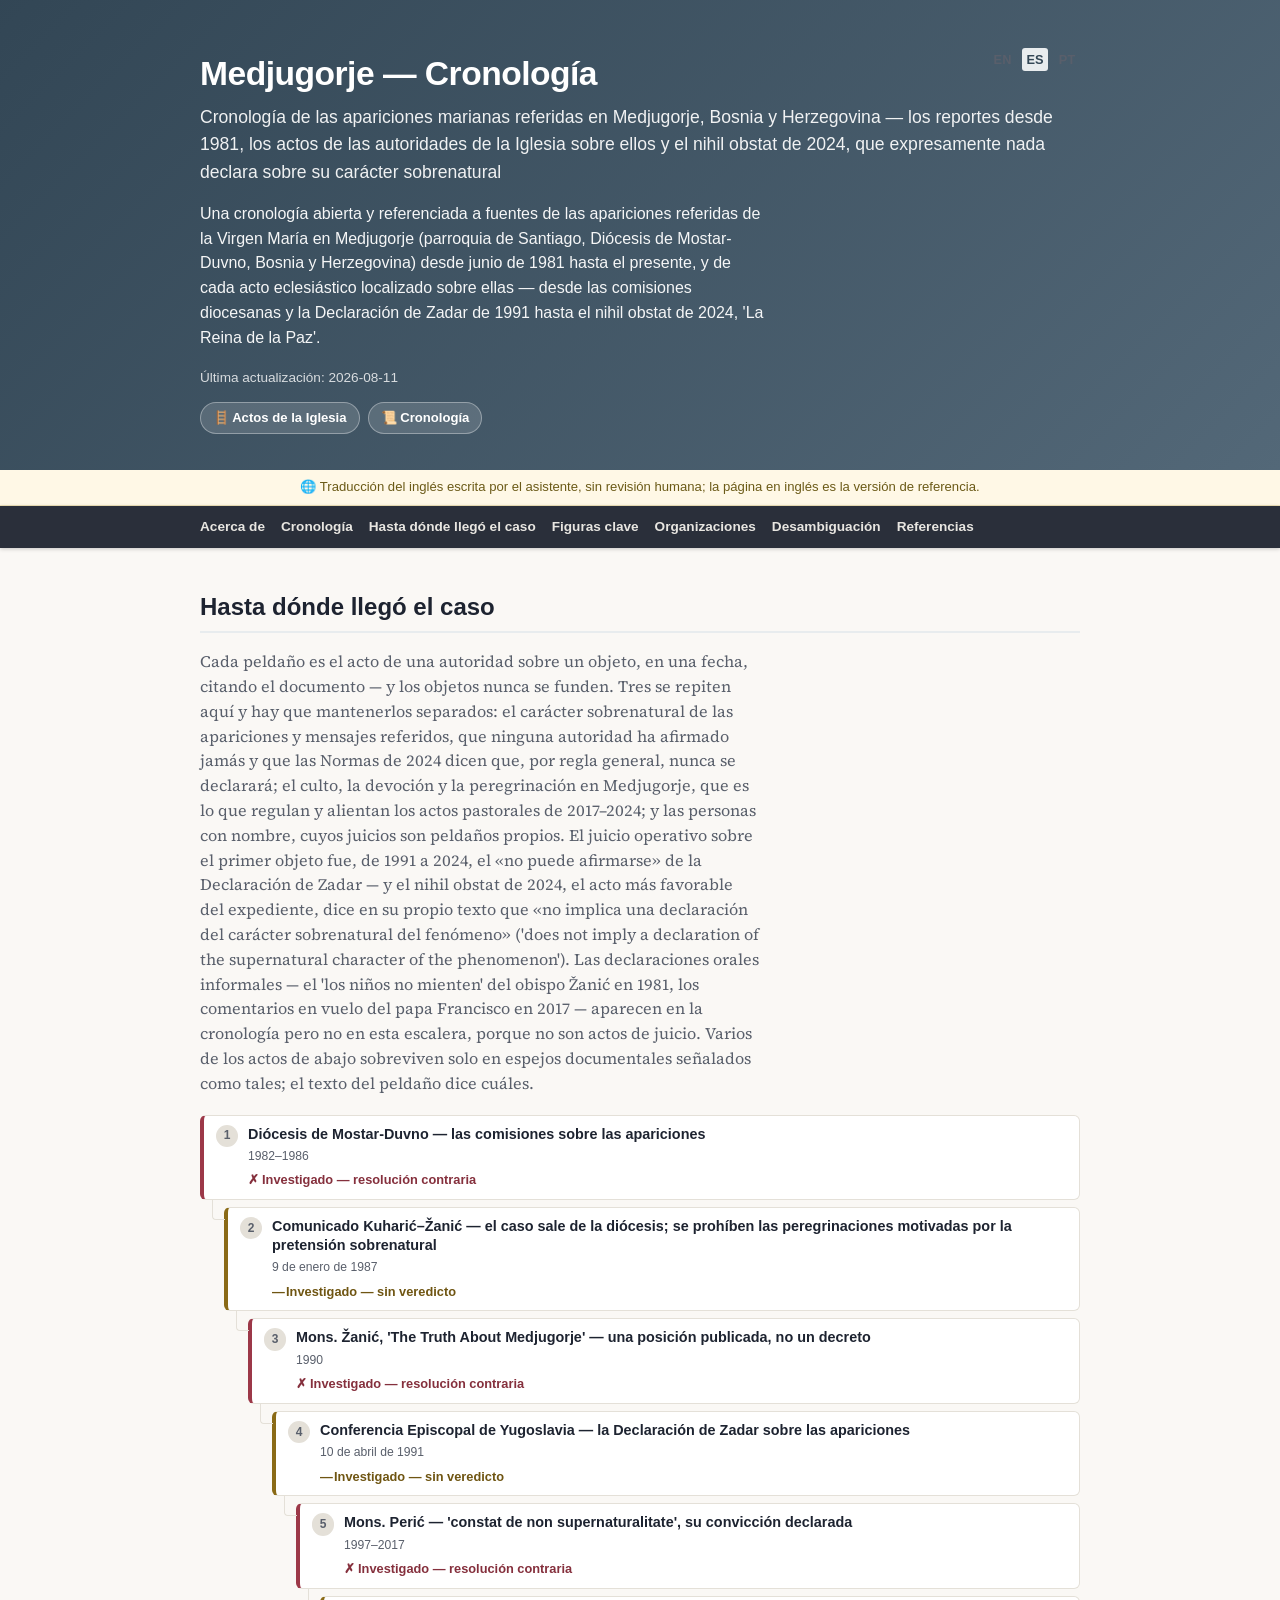
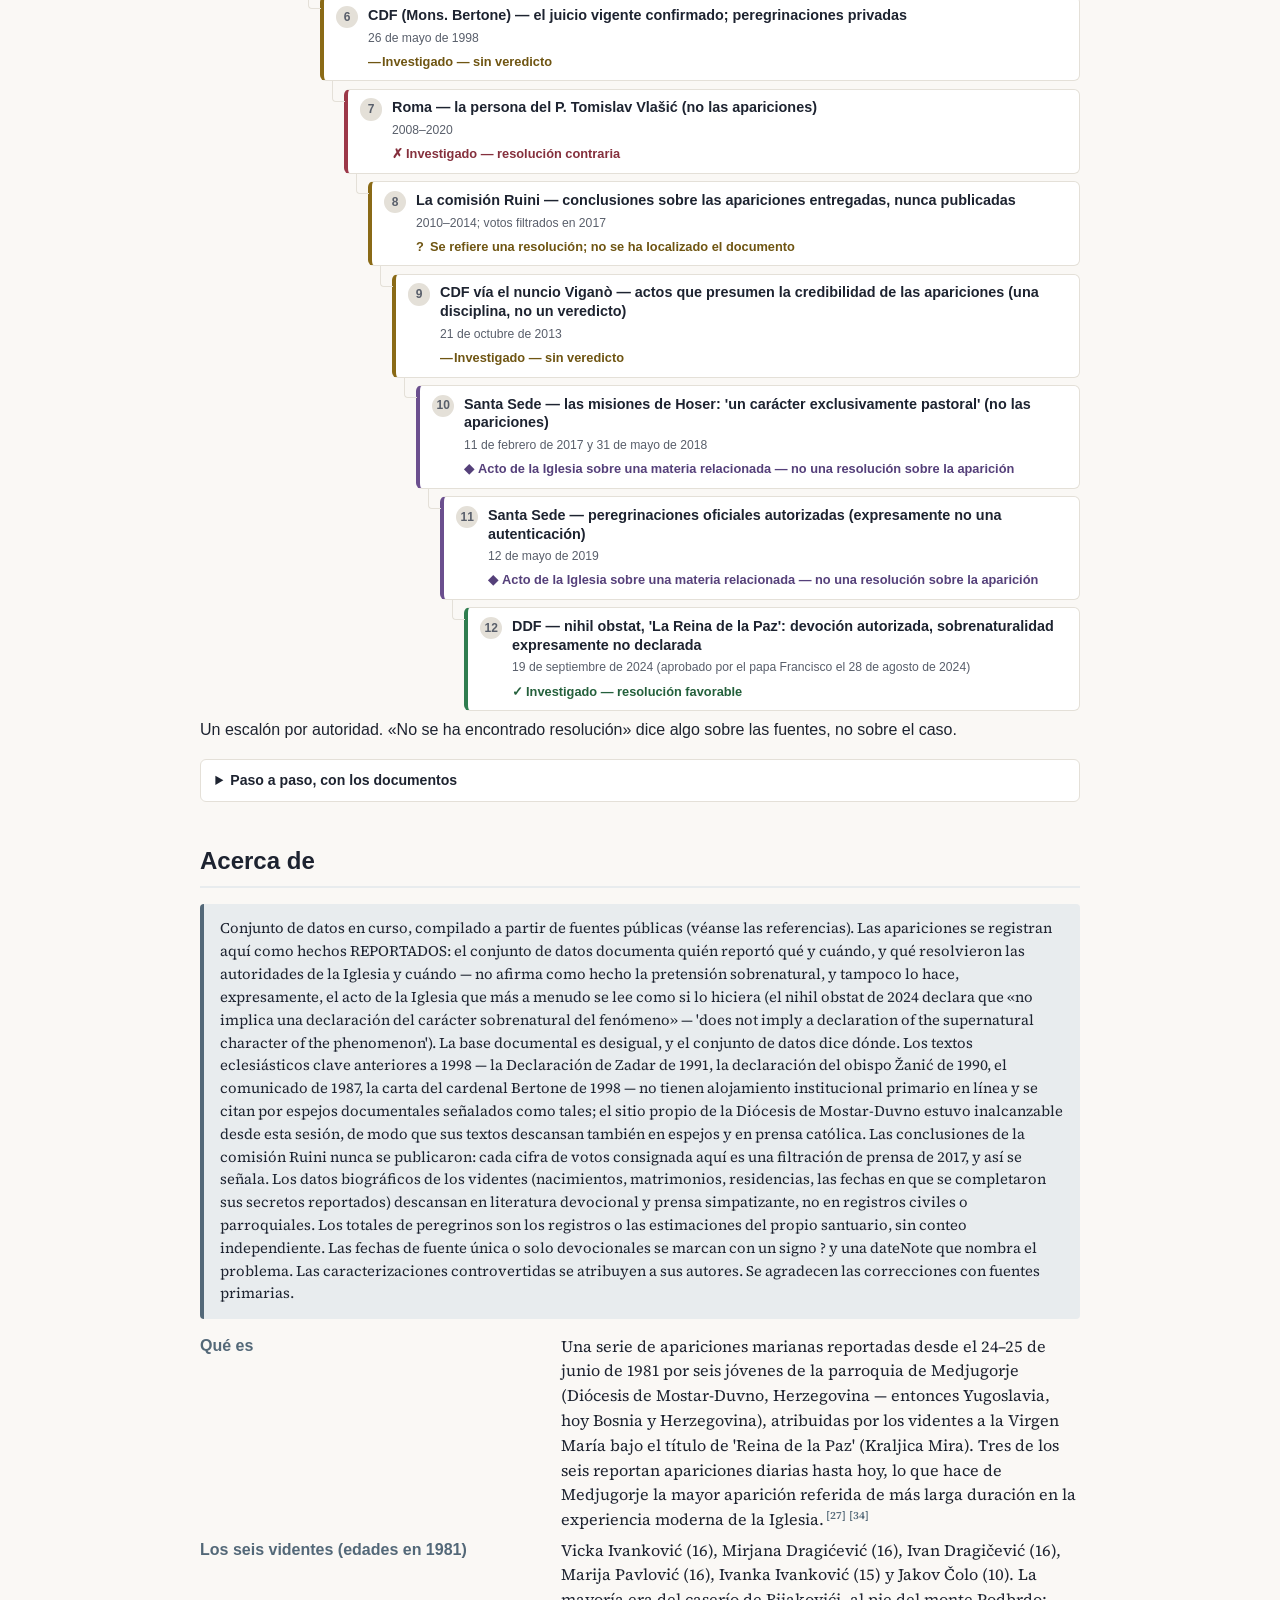
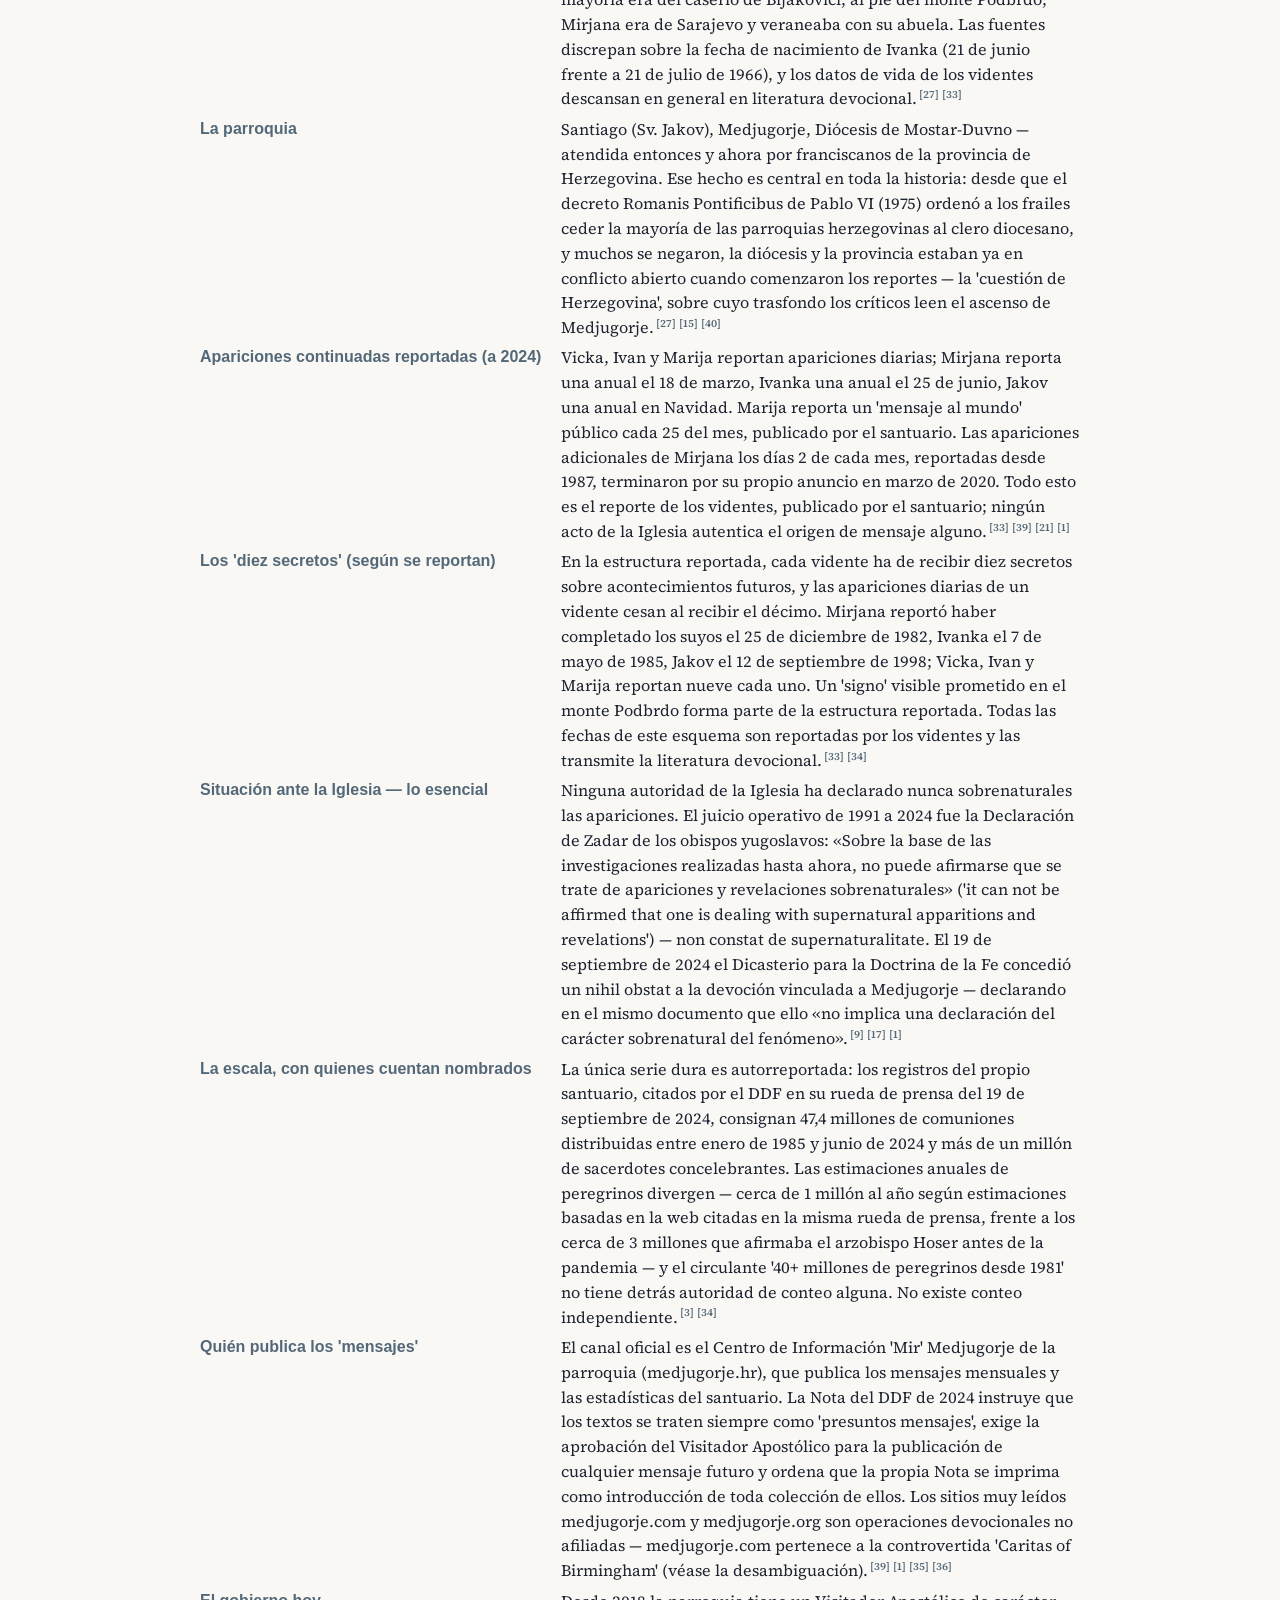
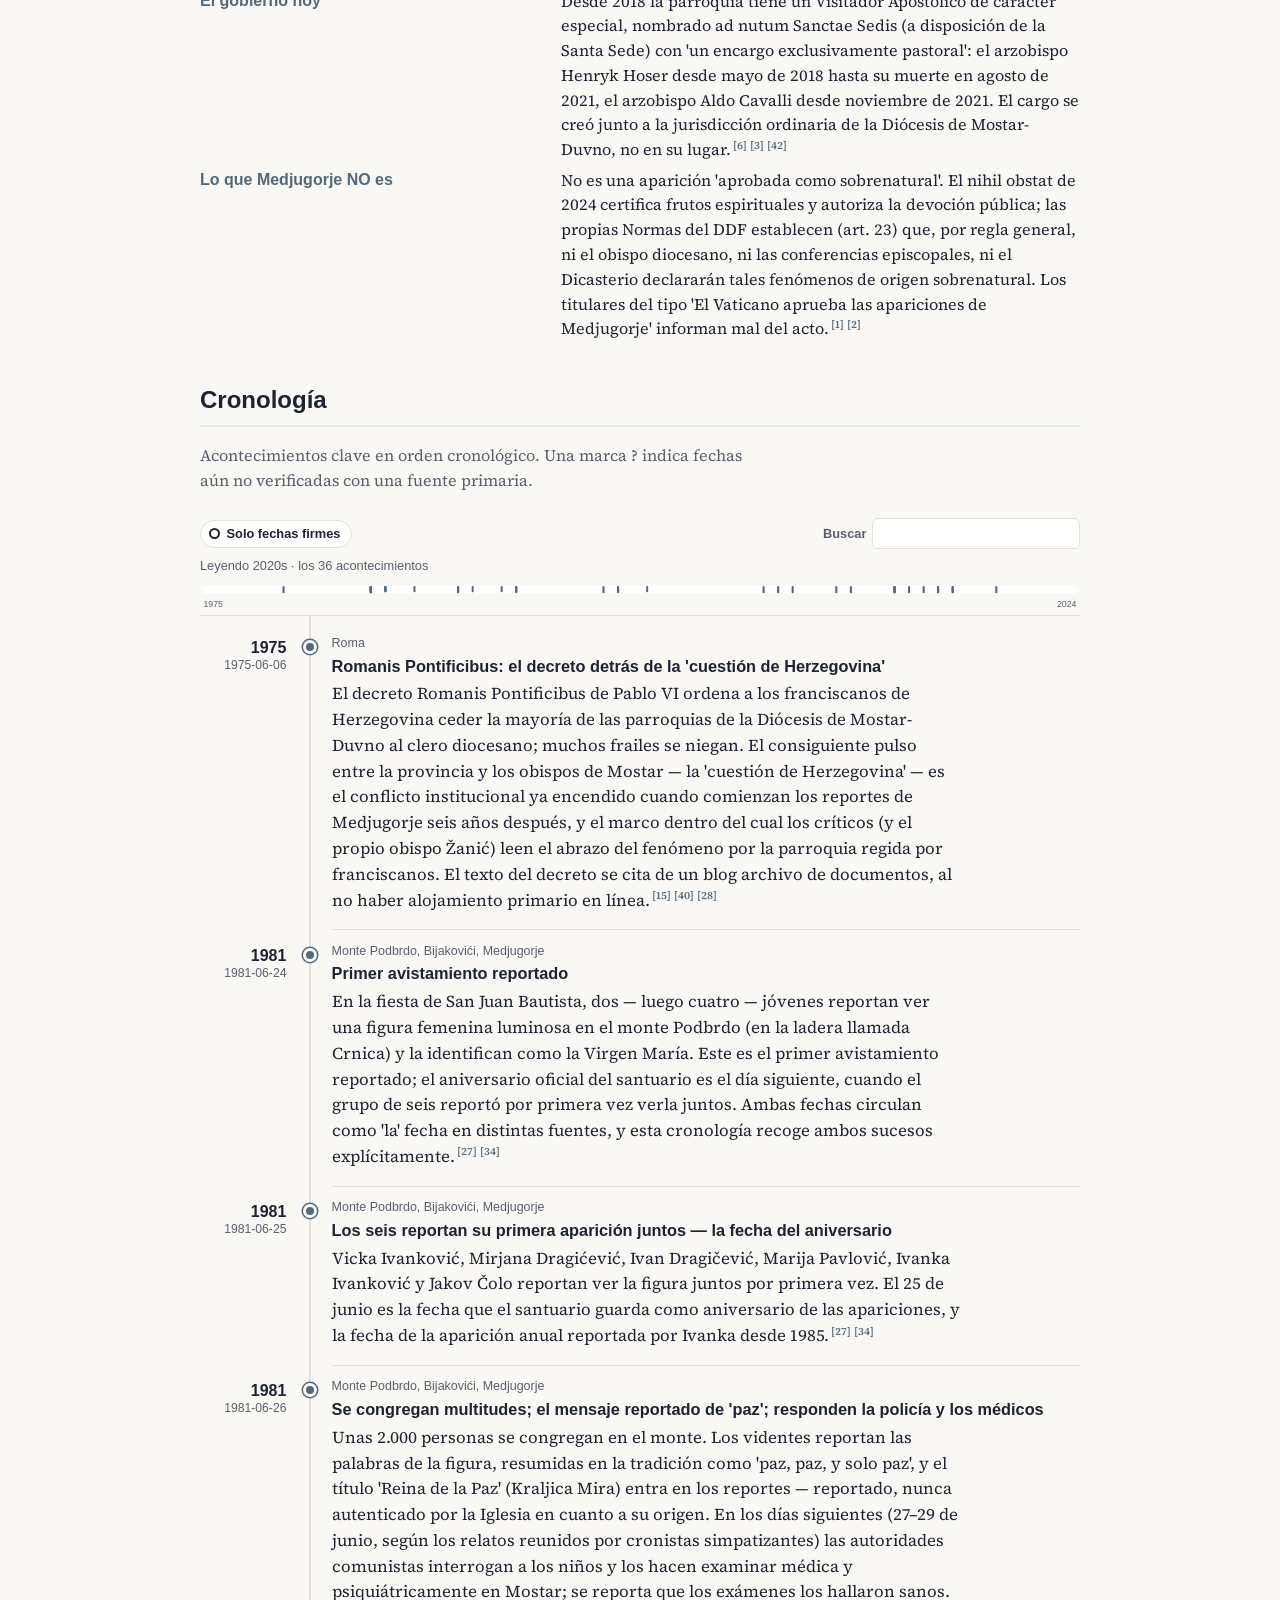
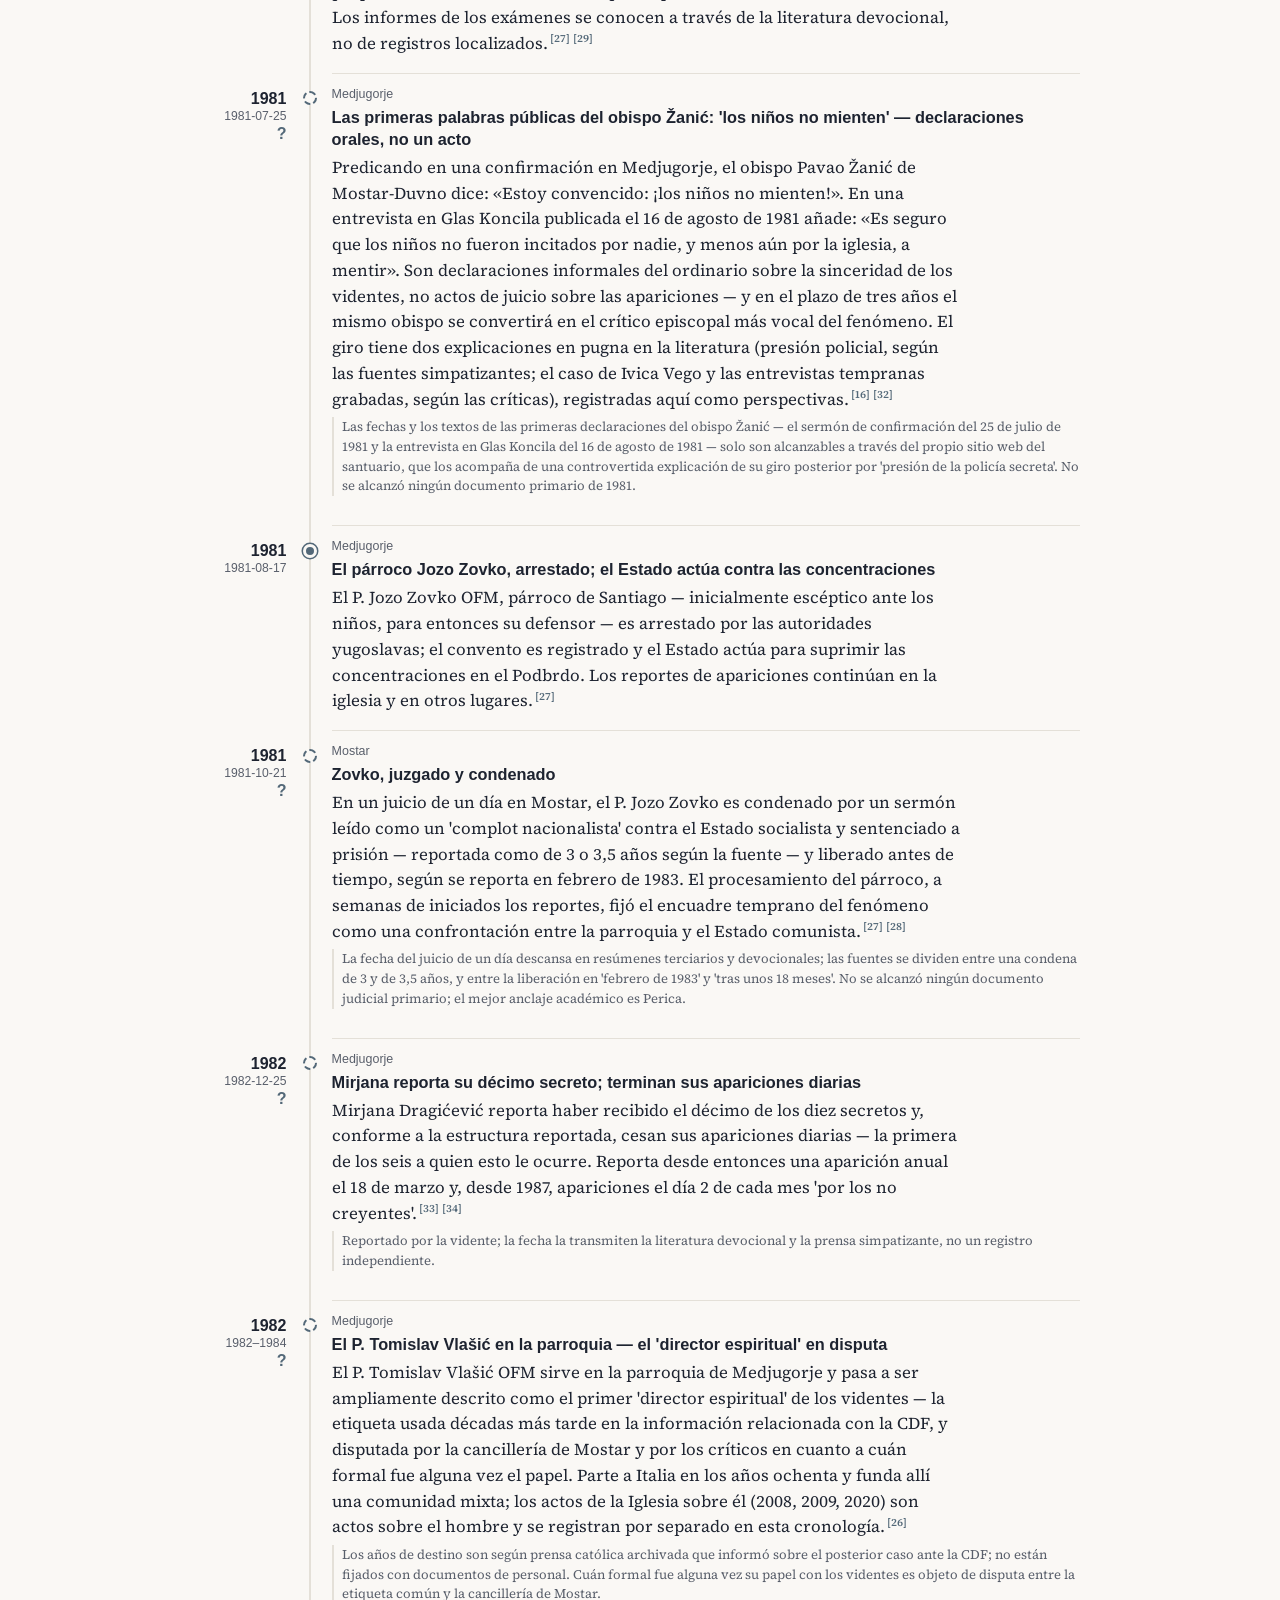
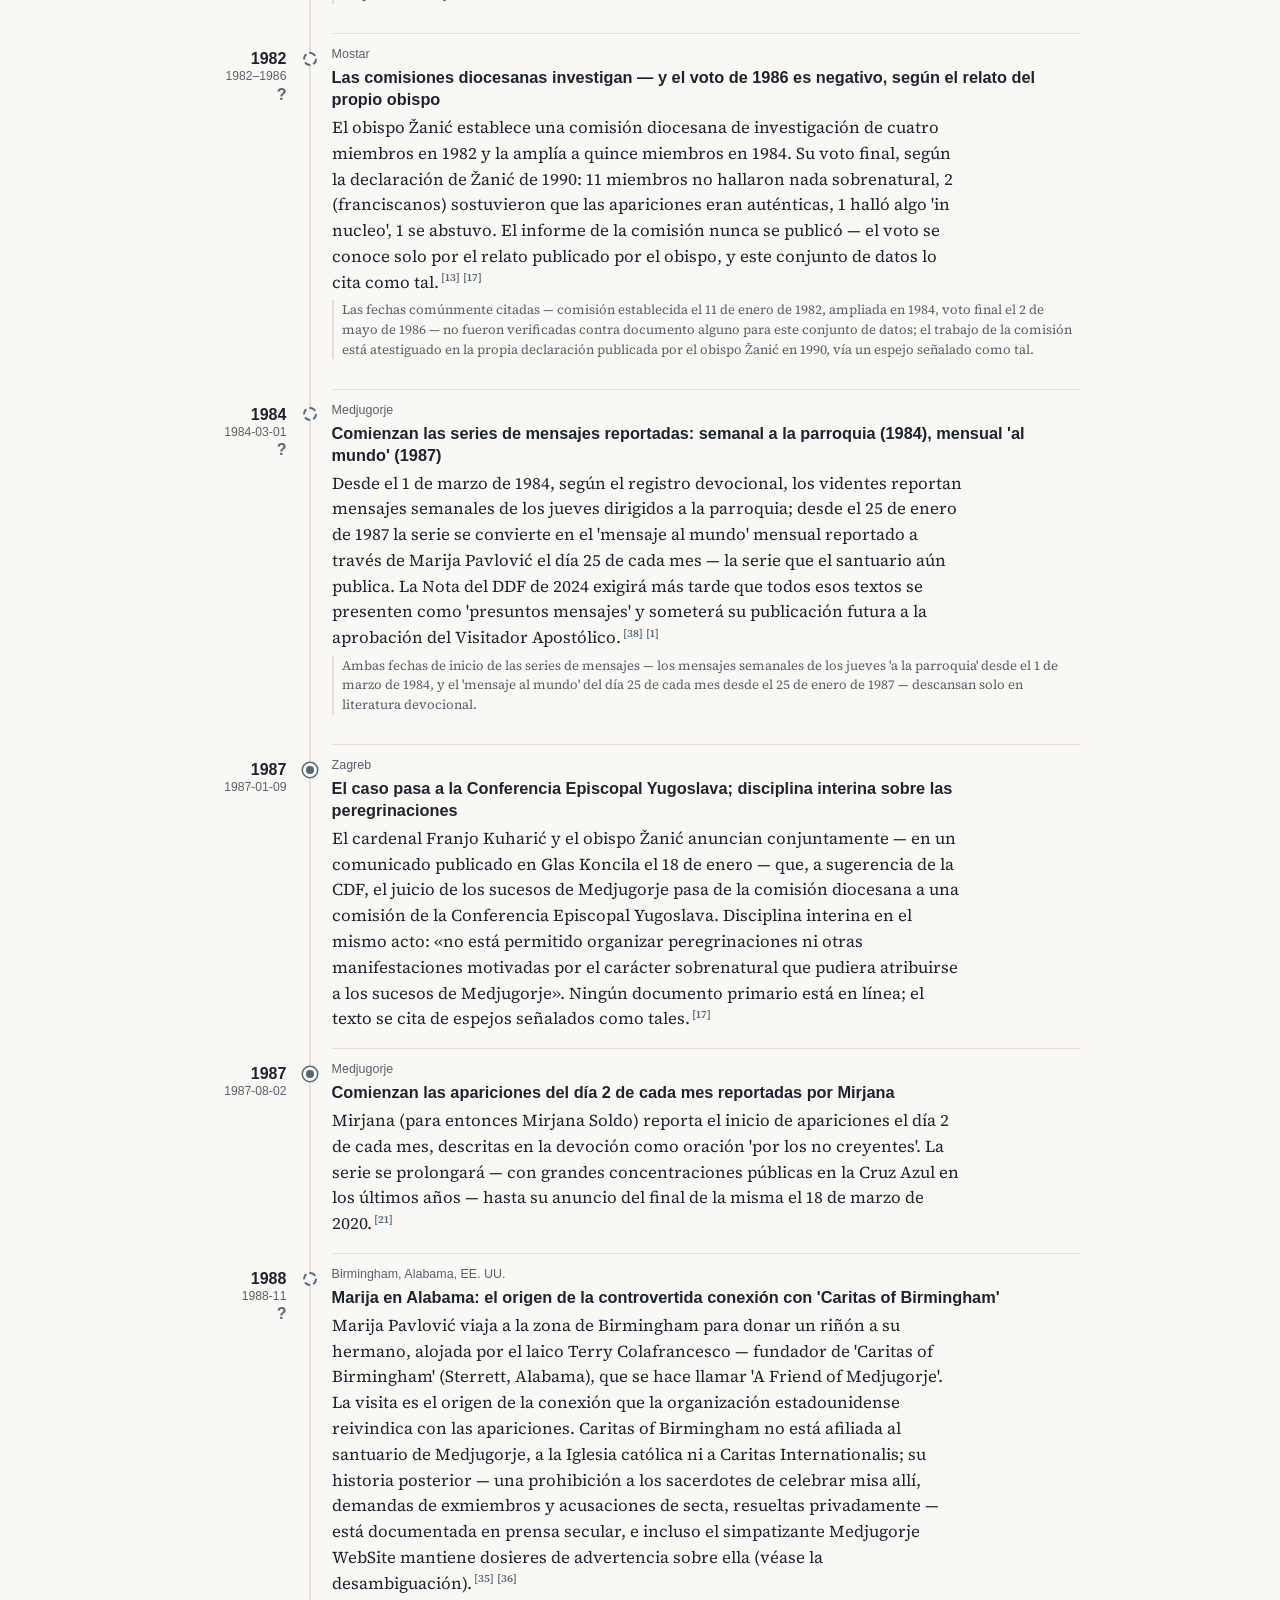
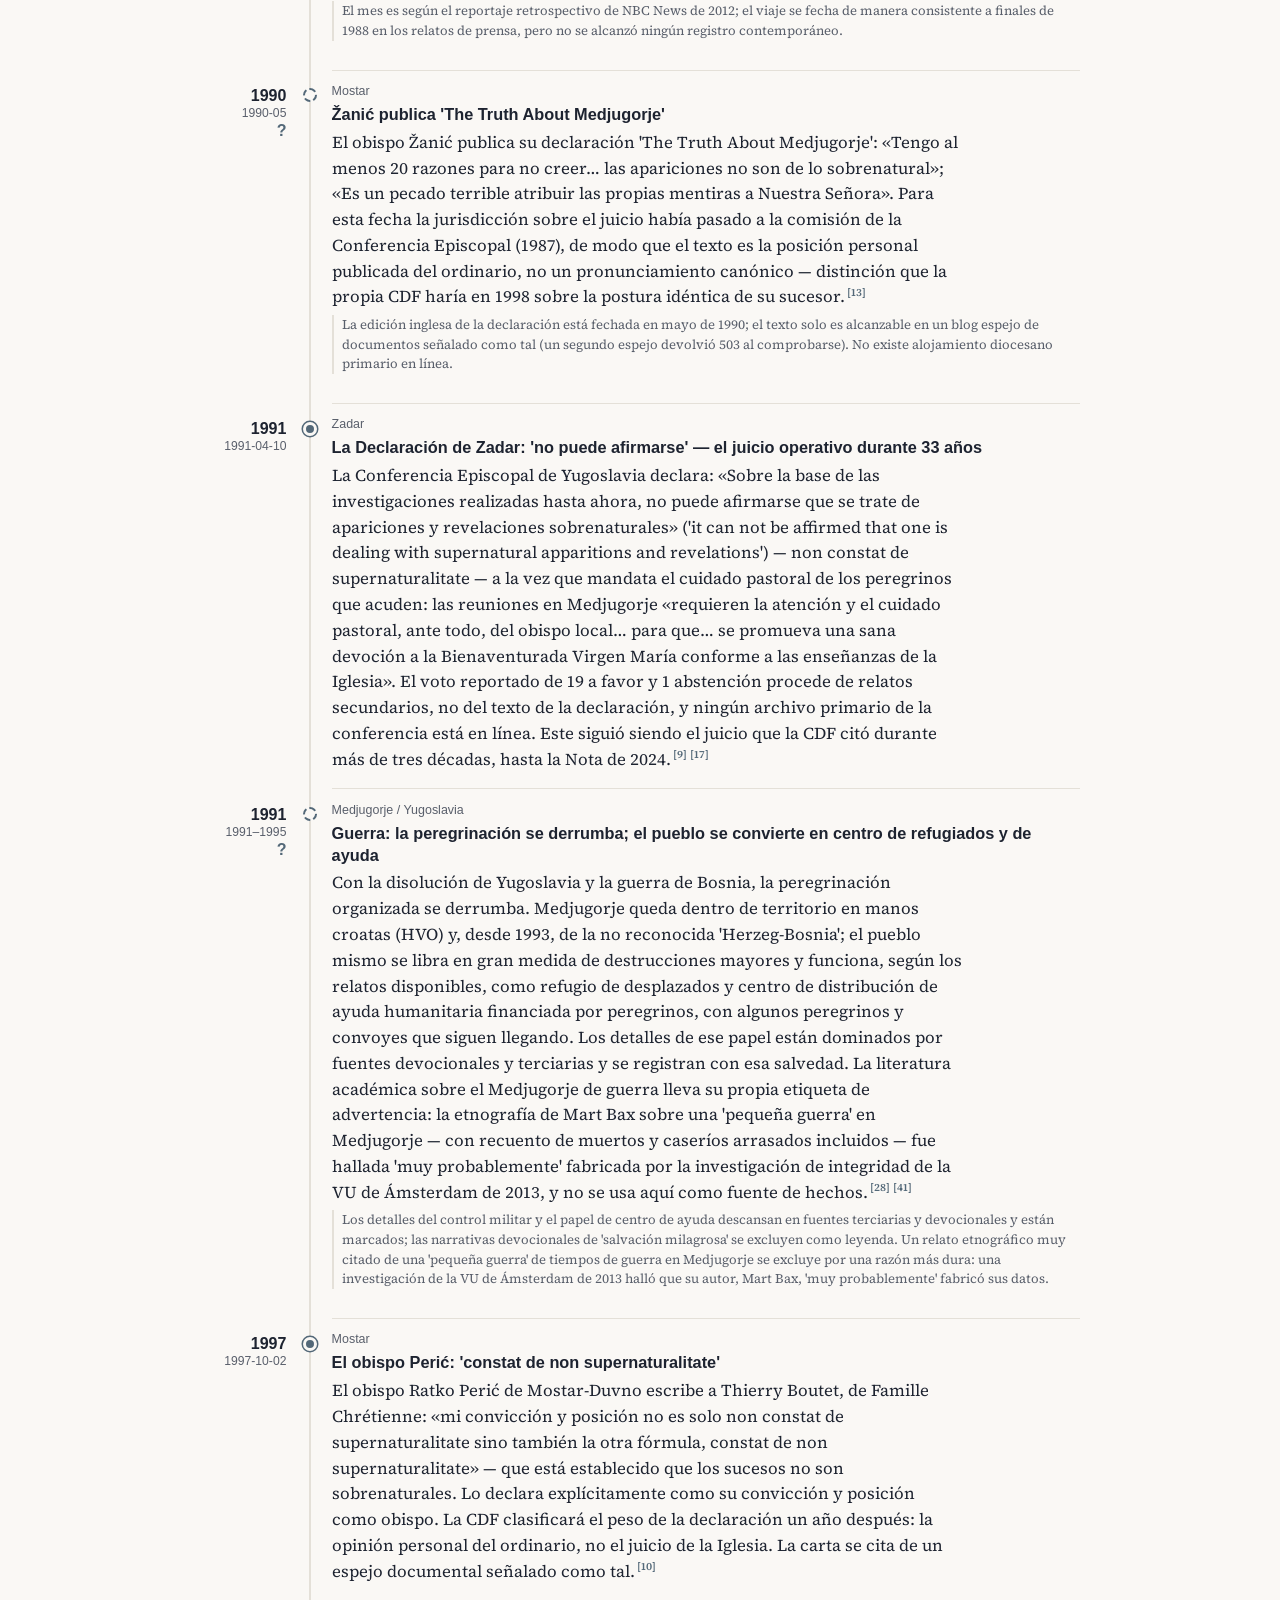
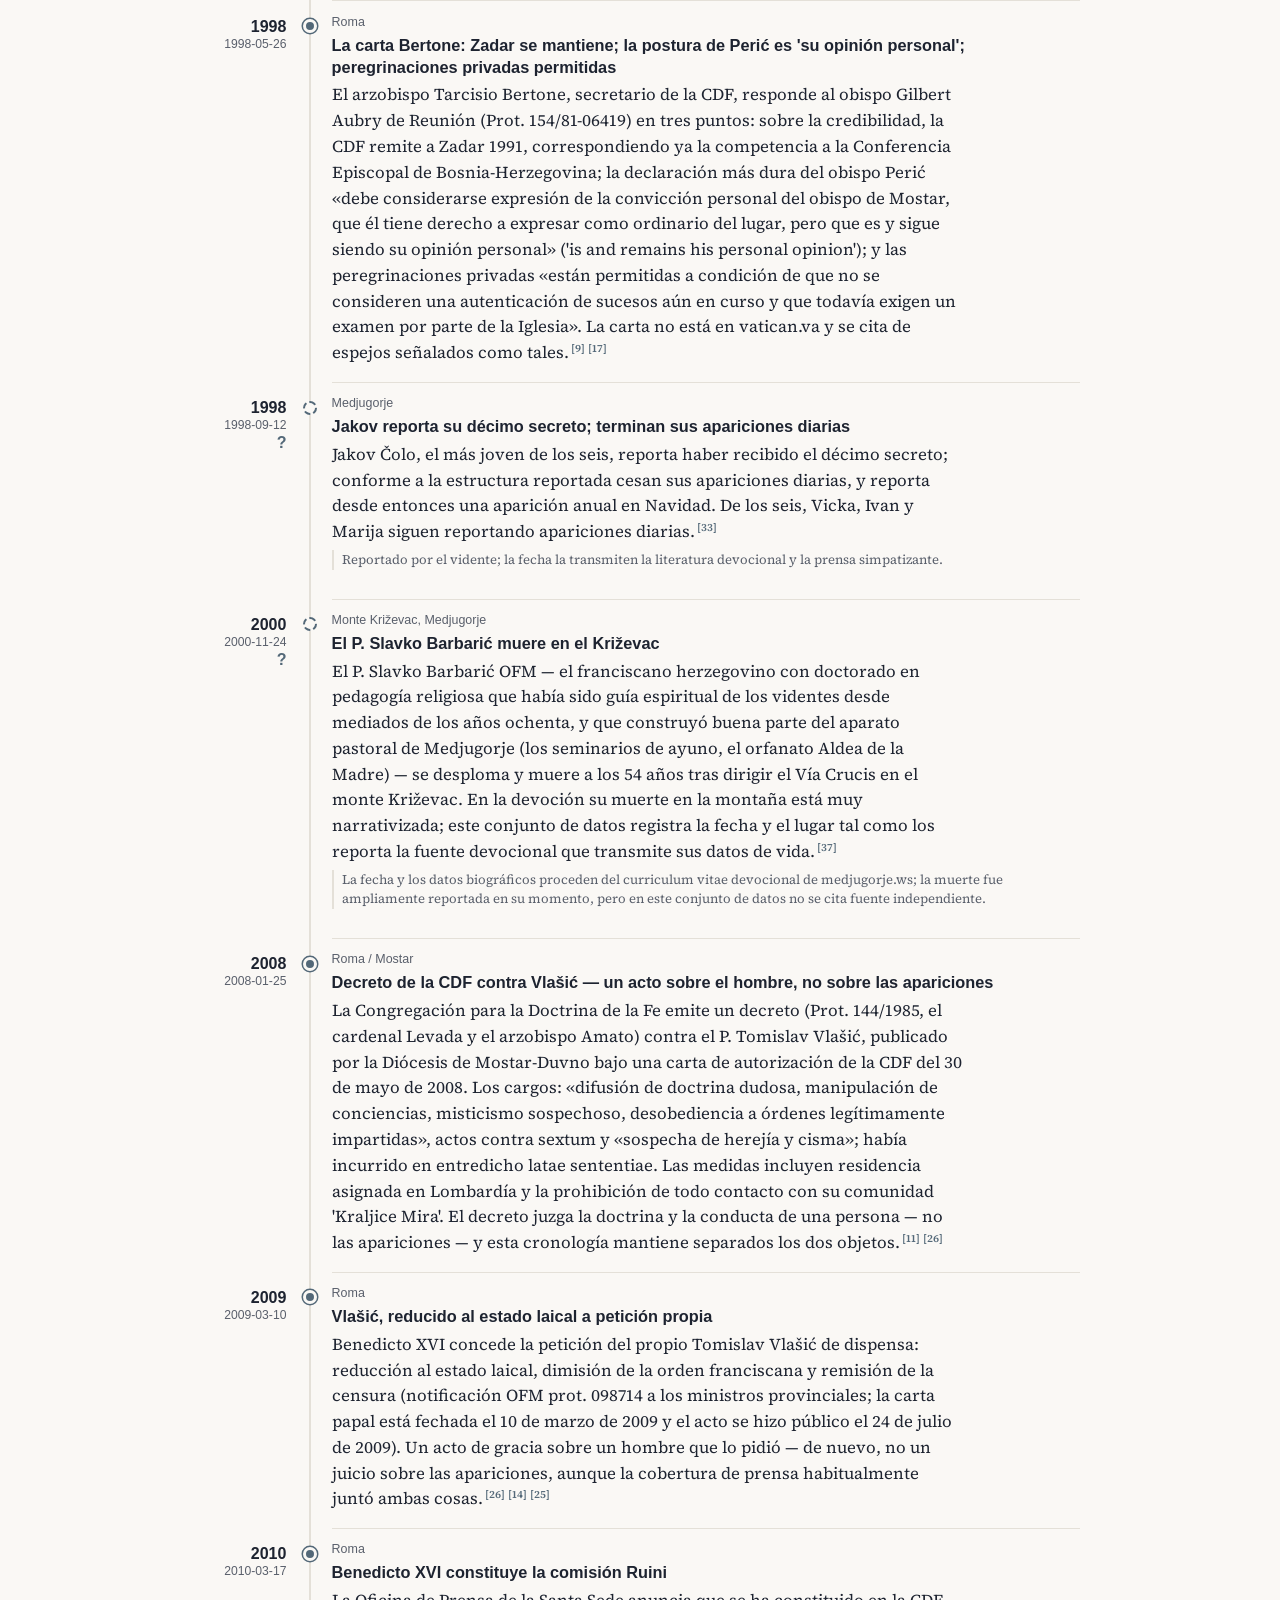
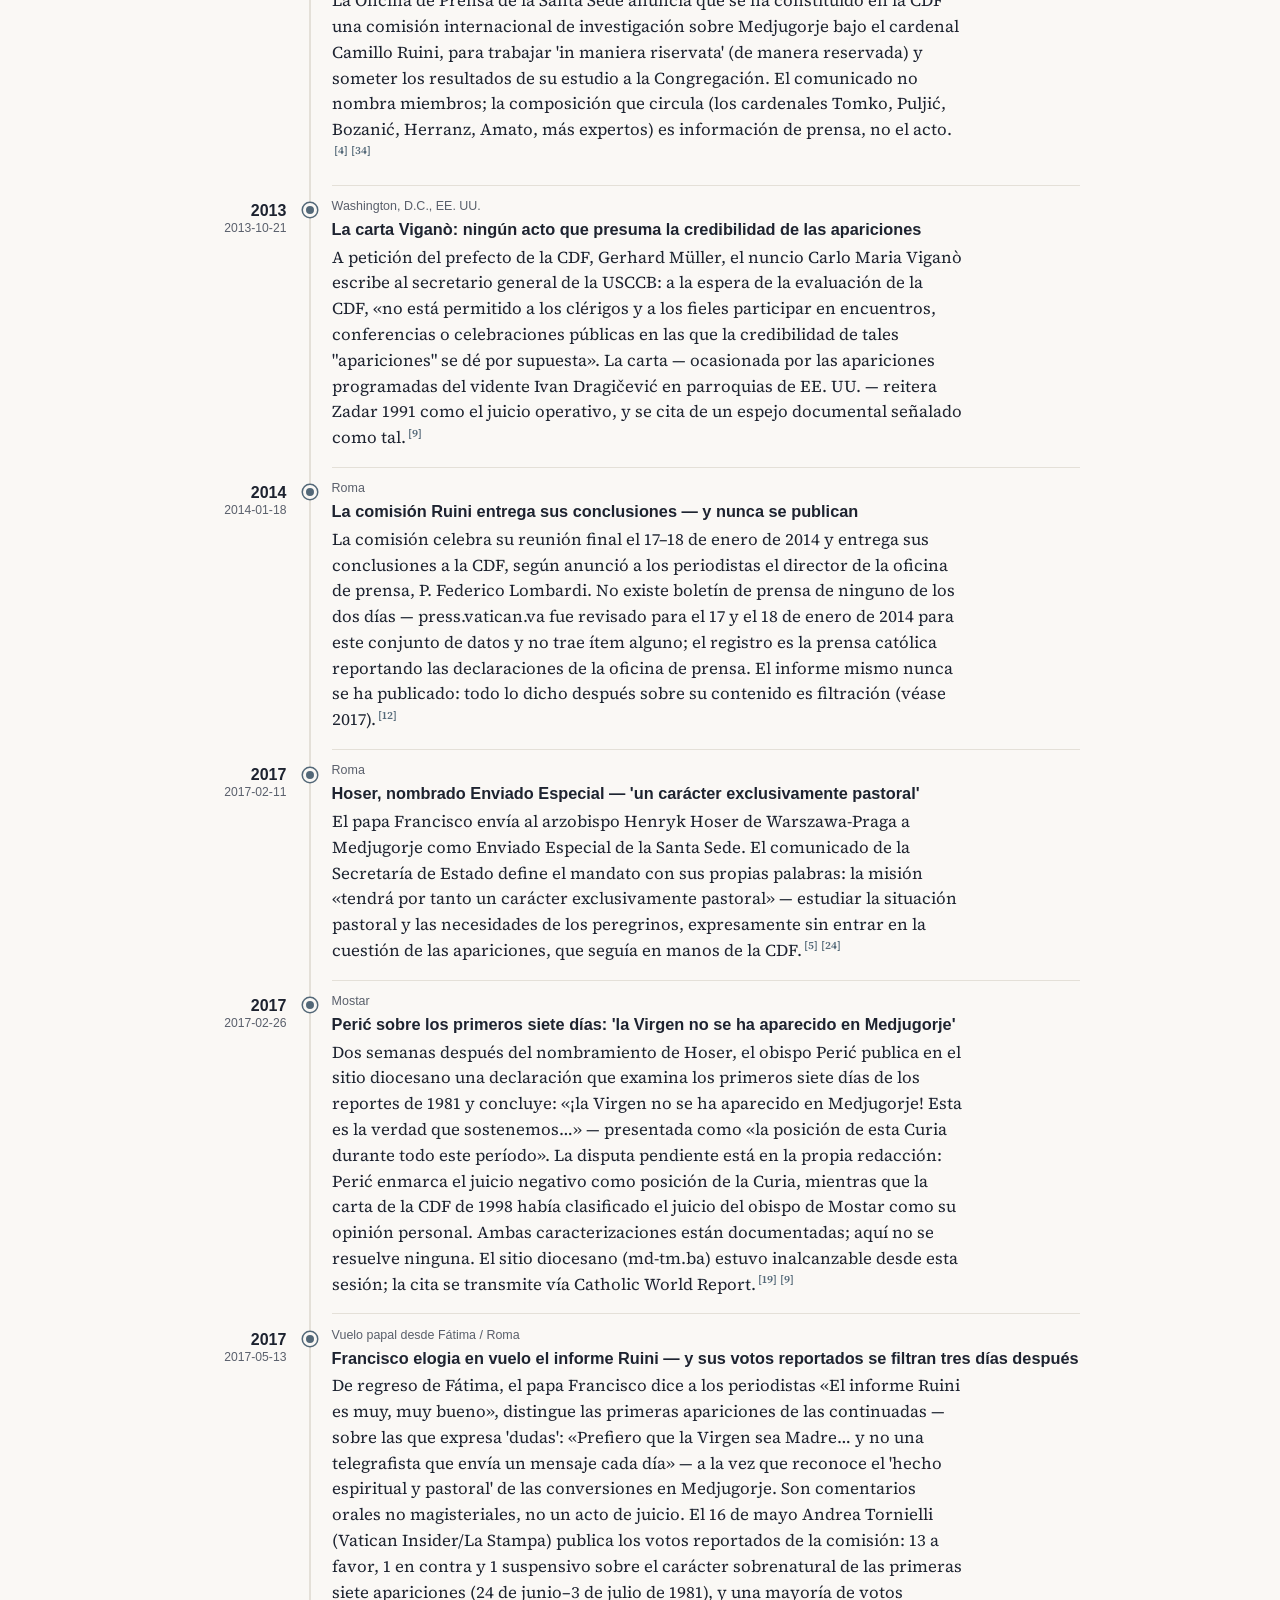
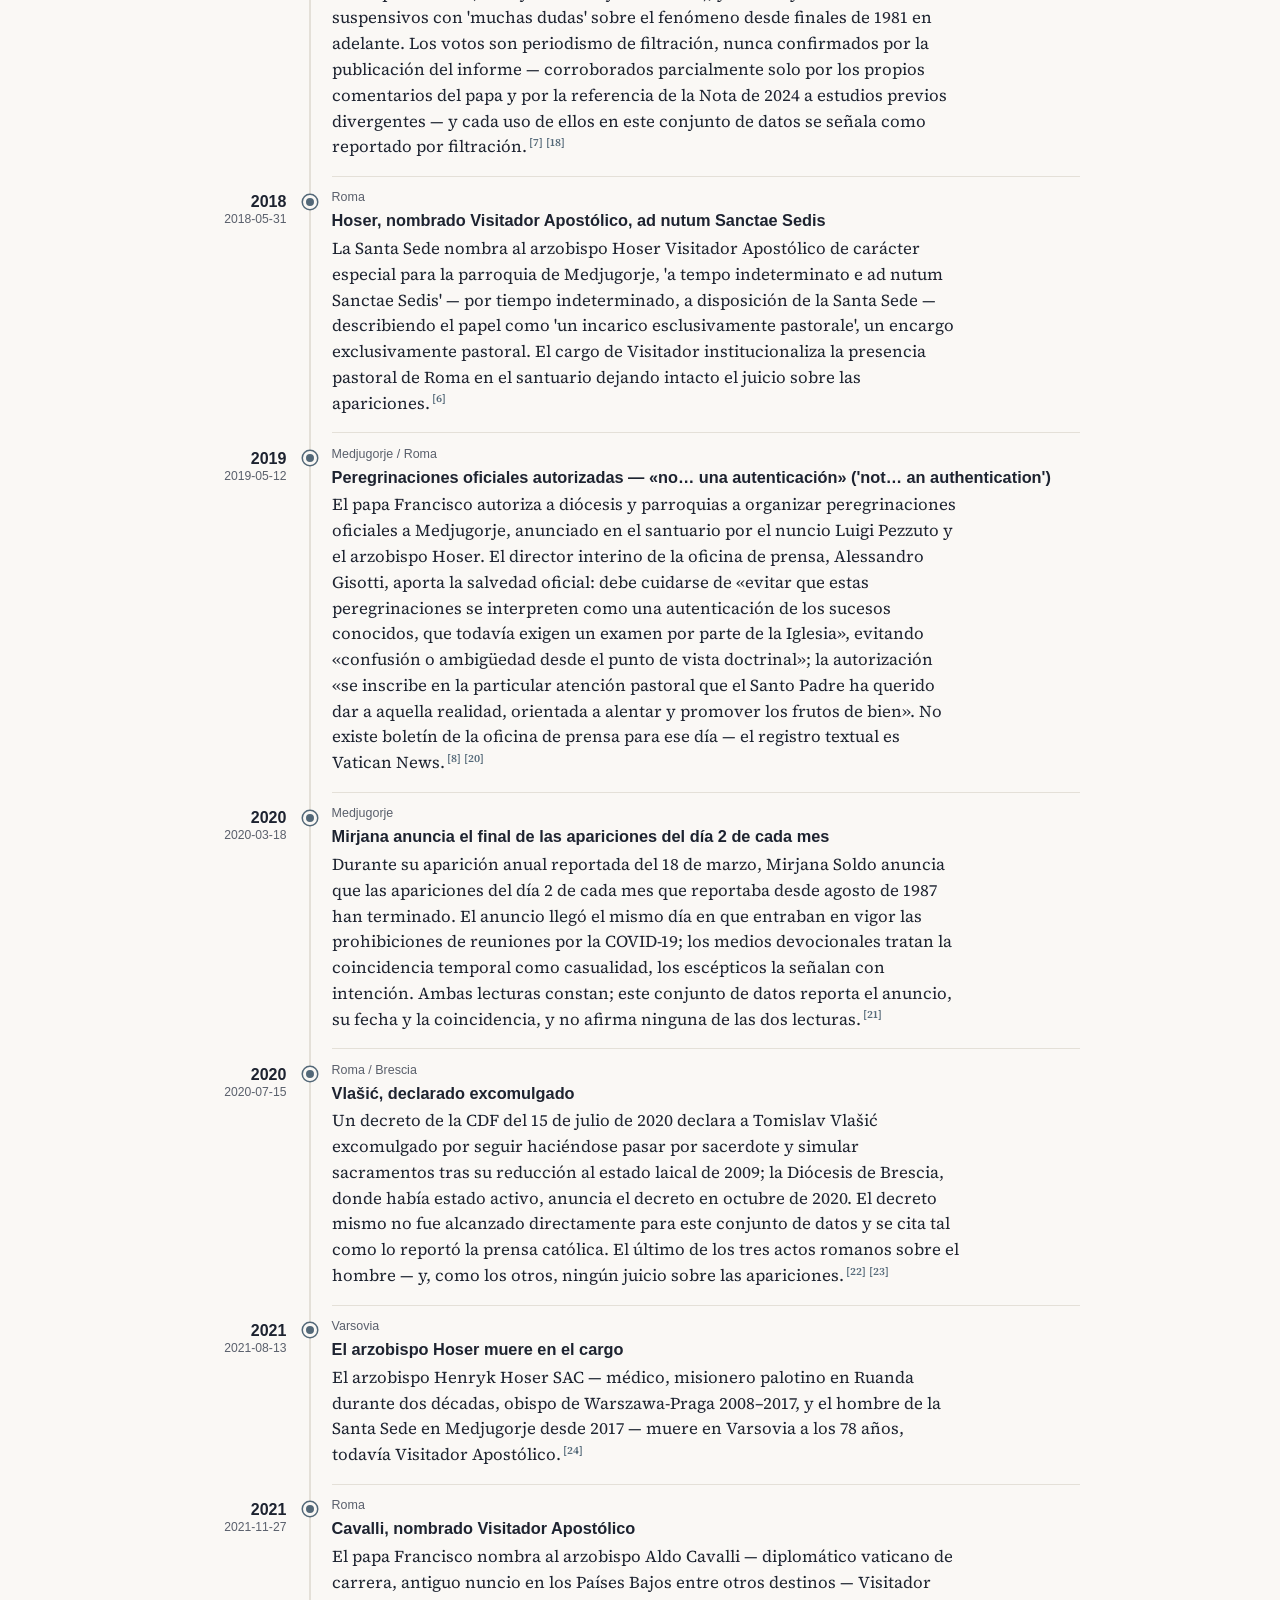
<file: docs/es/index.html>
<!DOCTYPE html>
<html lang="es">
<head>
  <meta charset="utf-8">
  <meta name="viewport" content="width=device-width, initial-scale=1">
  <title>Medjugorje — Cronología</title>
  <meta name="description" content="Una cronología abierta y referenciada a fuentes de las apariciones referidas de la Virgen María en Medjugorje (parroquia de Santiago, Diócesis de Mostar-Duvno, Bosnia y Herzegovina) desde junio de 1981 hasta el presente, y de cada acto eclesiástico localizado sobre ellas — desde las comisiones diocesanas y la Declaración de Zadar de 1991 hasta el nihil obstat de 2024, &#39;La Reina de la Paz&#39;.">
  <!-- Google tag (gtag.js) -->
  <script async src="https://www.googletagmanager.com/gtag/js?id=G-R9LV1QZHVE"></script>
  <script>
    window.dataLayer = window.dataLayer || [];
    function gtag(){dataLayer.push(arguments);}
    gtag('js', new Date());
    gtag('config', 'G-R9LV1QZHVE');
  </script>
  <link rel="stylesheet" href="../styles.css">
  <script src="../river.js" defer></script>
  <script src="../cite.js" defer data-label="Referencia" data-all="Todas las referencias"></script>
  <link rel="canonical" href="https://cronologia.github.io/medjugorje/es/">
  <link rel="alternate" hreflang="en" href="https://cronologia.github.io/medjugorje/en/">
  <link rel="alternate" hreflang="es" href="https://cronologia.github.io/medjugorje/es/">
  <link rel="alternate" hreflang="pt" href="https://cronologia.github.io/medjugorje/pt/">
  <link rel="alternate" hreflang="x-default" href="https://cronologia.github.io/medjugorje/">
  <meta property="og:type" content="website">
  <meta property="og:site_name" content="Medjugorje — Cronología">
  <meta property="og:locale" content="es_ES">
  <meta property="og:title" content="Medjugorje — Cronología">
  <meta property="og:description" content="Una cronología abierta y referenciada a fuentes de las apariciones referidas de la Virgen María en Medjugorje (parroquia de Santiago, Diócesis de Mostar-Duvno, Bosnia y Herzegovina) desde junio de 1981 hasta el presente, y de cada acto eclesiástico localizado sobre ellas — desde las comisiones diocesanas y la Declaración de Zadar de 1991 hasta el nihil obstat de 2024, &#39;La Reina de la Paz&#39;.">
  <meta property="og:url" content="https://cronologia.github.io/medjugorje/es/">
  <meta name="twitter:card" content="summary">
  <meta name="twitter:title" content="Medjugorje — Cronología">
  <meta name="twitter:description" content="Una cronología abierta y referenciada a fuentes de las apariciones referidas de la Virgen María en Medjugorje (parroquia de Santiago, Diócesis de Mostar-Duvno, Bosnia y Herzegovina) desde junio de 1981 hasta el presente, y de cada acto eclesiástico localizado sobre ellas — desde las comisiones diocesanas y la Declaración de Zadar de 1991 hasta el nihil obstat de 2024, &#39;La Reina de la Paz&#39;.">
  <script type="application/ld+json">
  {
    "@context": "https://schema.org",
    "@type": "WebSite",
    "name": "Medjugorje — Cronología",
    "description": "Una cronología abierta y referenciada a fuentes de las apariciones referidas de la Virgen María en Medjugorje (parroquia de Santiago, Diócesis de Mostar-Duvno, Bosnia y Herzegovina) desde junio de 1981 hasta el presente, y de cada acto eclesiástico localizado sobre ellas — desde las comisiones diocesanas y la Declaración de Zadar de 1991 hasta el nihil obstat de 2024, 'La Reina de la Paz'.",
    "url": "https://cronologia.github.io/medjugorje/es/",
    "inLanguage": "es"
  }
  </script>
</head>
<body>
  <header class="site-header">
    <div class="wrap">
      <nav class="lang-switch" aria-label="Idioma"><a href="../en/" hreflang="en">EN</a><span class="lang-current" aria-current="true">ES</span><a href="../pt/" hreflang="pt">PT</a></nav>
      <h1>Medjugorje — Cronología</h1>
      <p class="subtitle">Cronología de las apariciones marianas referidas en Medjugorje, Bosnia y Herzegovina — los reportes desde 1981, los actos de las autoridades de la Iglesia sobre ellos y el nihil obstat de 2024, que expresamente nada declara sobre su carácter sobrenatural</p>
      <p class="lead">Una cronología abierta y referenciada a fuentes de las apariciones referidas de la Virgen María en Medjugorje (parroquia de Santiago, Diócesis de Mostar-Duvno, Bosnia y Herzegovina) desde junio de 1981 hasta el presente, y de cada acto eclesiástico localizado sobre ellas — desde las comisiones diocesanas y la Declaración de Zadar de 1991 hasta el nihil obstat de 2024, &#39;La Reina de la Paz&#39;.</p>
      <p class="updated">Última actualización: 2026-08-11</p>
      <div class="viz-chips">
        <a href="#approval-ladder">🪜 Actos de la Iglesia</a>
        <a href="#chronology">📜 Cronología</a>
      </div>
    </div>
  </header>
  <div class="i18n-disclaimer" role="note">🌐 Traducción del inglés escrita por el asistente, sin revisión humana; la página en inglés es la versión de referencia.</div>

  <nav class="site-nav">
    <div class="wrap">
      <a href="#about">Acerca de</a>
      <a href="#chronology">Cronología</a>
      <a href="#approval-ladder">Hasta dónde llegó el caso</a>
      <a href="#figures">Figuras clave</a>
      <a href="#organizations">Organizaciones</a>
      <a href="#disambiguation">Desambiguación</a>
      <a href="#references">Referencias</a>
    </div>
  </nav>

  <main class="wrap">
    <section id="approval-ladder" class="viz">
      <h2>Hasta dónde llegó el caso</h2>
      <p class="section-intro">Cada peldaño es el acto de una autoridad sobre un objeto, en una fecha, citando el documento — y los objetos nunca se funden. Tres se repiten aquí y hay que mantenerlos separados: el carácter sobrenatural de las apariciones y mensajes referidos, que ninguna autoridad ha afirmado jamás y que las Normas de 2024 dicen que, por regla general, nunca se declarará; el culto, la devoción y la peregrinación en Medjugorje, que es lo que regulan y alientan los actos pastorales de 2017–2024; y las personas con nombre, cuyos juicios son peldaños propios. El juicio operativo sobre el primer objeto fue, de 1991 a 2024, el «no puede afirmarse» de la Declaración de Zadar — y el nihil obstat de 2024, el acto más favorable del expediente, dice en su propio texto que «no implica una declaración del carácter sobrenatural del fenómeno» (&#39;does not imply a declaration of the supernatural character of the phenomenon&#39;). Las declaraciones orales informales — el &#39;los niños no mienten&#39; del obispo Žanić en 1981, los comentarios en vuelo del papa Francisco en 2017 — aparecen en la cronología pero no en esta escalera, porque no son actos de juicio. Varios de los actos de abajo sobreviven solo en espejos documentales señalados como tales; el texto del peldaño dice cuáles.</p>
      <figure class="approval-ladder">
        <div class="viz-scroll">
        <ol class="al-cascade">
          <li class="al-node al-negative" style="--al-step:0">
            <a href="#al-rung-1" class="al-node-link">
              <span class="al-num" aria-hidden="true">1</span>
              <span class="al-node-body">
                <span class="al-node-label">Diócesis de Mostar-Duvno — las comisiones sobre las apariciones</span><span class="al-when">1982–1986</span>
                <span class="al-node-status"><span class="al-glyph" aria-hidden="true">✗</span>Investigado — resolución contraria</span>
              </span>
            </a>
          </li>
          <li class="al-node al-inconclusive" style="--al-step:1">
            <a href="#al-rung-2" class="al-node-link">
              <span class="al-num" aria-hidden="true">2</span>
              <span class="al-node-body">
                <span class="al-node-label">Comunicado Kuharić–Žanić — el caso sale de la diócesis; se prohíben las peregrinaciones motivadas por la pretensión sobrenatural</span><span class="al-when">9 de enero de 1987</span>
                <span class="al-node-status"><span class="al-glyph" aria-hidden="true">—</span>Investigado — sin veredicto</span>
              </span>
            </a>
          </li>
          <li class="al-node al-negative" style="--al-step:2">
            <a href="#al-rung-3" class="al-node-link">
              <span class="al-num" aria-hidden="true">3</span>
              <span class="al-node-body">
                <span class="al-node-label">Mons. Žanić, &#39;The Truth About Medjugorje&#39; — una posición publicada, no un decreto</span><span class="al-when">1990</span>
                <span class="al-node-status"><span class="al-glyph" aria-hidden="true">✗</span>Investigado — resolución contraria</span>
              </span>
            </a>
          </li>
          <li class="al-node al-inconclusive" style="--al-step:3">
            <a href="#al-rung-4" class="al-node-link">
              <span class="al-num" aria-hidden="true">4</span>
              <span class="al-node-body">
                <span class="al-node-label">Conferencia Episcopal de Yugoslavia — la Declaración de Zadar sobre las apariciones</span><span class="al-when">10 de abril de 1991</span>
                <span class="al-node-status"><span class="al-glyph" aria-hidden="true">—</span>Investigado — sin veredicto</span>
              </span>
            </a>
          </li>
          <li class="al-node al-negative" style="--al-step:4">
            <a href="#al-rung-5" class="al-node-link">
              <span class="al-num" aria-hidden="true">5</span>
              <span class="al-node-body">
                <span class="al-node-label">Mons. Perić — &#39;constat de non supernaturalitate&#39;, su convicción declarada</span><span class="al-when">1997–2017</span>
                <span class="al-node-status"><span class="al-glyph" aria-hidden="true">✗</span>Investigado — resolución contraria</span>
              </span>
            </a>
          </li>
          <li class="al-node al-inconclusive" style="--al-step:5">
            <a href="#al-rung-6" class="al-node-link">
              <span class="al-num" aria-hidden="true">6</span>
              <span class="al-node-body">
                <span class="al-node-label">CDF (Mons. Bertone) — el juicio vigente confirmado; peregrinaciones privadas</span><span class="al-when">26 de mayo de 1998</span>
                <span class="al-node-status"><span class="al-glyph" aria-hidden="true">—</span>Investigado — sin veredicto</span>
              </span>
            </a>
          </li>
          <li class="al-node al-negative" style="--al-step:6">
            <a href="#al-rung-7" class="al-node-link">
              <span class="al-num" aria-hidden="true">7</span>
              <span class="al-node-body">
                <span class="al-node-label">Roma — la persona del P. Tomislav Vlašić (no las apariciones)</span><span class="al-when">2008–2020</span>
                <span class="al-node-status"><span class="al-glyph" aria-hidden="true">✗</span>Investigado — resolución contraria</span>
              </span>
            </a>
          </li>
          <li class="al-node al-reported-undocumented" style="--al-step:7">
            <a href="#al-rung-8" class="al-node-link">
              <span class="al-num" aria-hidden="true">8</span>
              <span class="al-node-body">
                <span class="al-node-label">La comisión Ruini — conclusiones sobre las apariciones entregadas, nunca publicadas</span><span class="al-when">2010–2014; votos filtrados en 2017</span>
                <span class="al-node-status"><span class="al-glyph" aria-hidden="true">?</span>Se refiere una resolución; no se ha localizado el documento</span>
              </span>
            </a>
          </li>
          <li class="al-node al-inconclusive" style="--al-step:8">
            <a href="#al-rung-9" class="al-node-link">
              <span class="al-num" aria-hidden="true">9</span>
              <span class="al-node-body">
                <span class="al-node-label">CDF vía el nuncio Viganò — actos que presumen la credibilidad de las apariciones (una disciplina, no un veredicto)</span><span class="al-when">21 de octubre de 2013</span>
                <span class="al-node-status"><span class="al-glyph" aria-hidden="true">—</span>Investigado — sin veredicto</span>
              </span>
            </a>
          </li>
          <li class="al-node al-adjacent" style="--al-step:9">
            <a href="#al-rung-10" class="al-node-link">
              <span class="al-num" aria-hidden="true">10</span>
              <span class="al-node-body">
                <span class="al-node-label">Santa Sede — las misiones de Hoser: &#39;un carácter exclusivamente pastoral&#39; (no las apariciones)</span><span class="al-when">11 de febrero de 2017 y 31 de mayo de 2018</span>
                <span class="al-node-status"><span class="al-glyph" aria-hidden="true">◆</span>Acto de la Iglesia sobre una materia relacionada — no una resolución sobre la aparición</span>
              </span>
            </a>
          </li>
          <li class="al-node al-adjacent" style="--al-step:10">
            <a href="#al-rung-11" class="al-node-link">
              <span class="al-num" aria-hidden="true">11</span>
              <span class="al-node-body">
                <span class="al-node-label">Santa Sede — peregrinaciones oficiales autorizadas (expresamente no una autenticación)</span><span class="al-when">12 de mayo de 2019</span>
                <span class="al-node-status"><span class="al-glyph" aria-hidden="true">◆</span>Acto de la Iglesia sobre una materia relacionada — no una resolución sobre la aparición</span>
              </span>
            </a>
          </li>
          <li class="al-node al-favourable" style="--al-step:11">
            <a href="#al-rung-12" class="al-node-link">
              <span class="al-num" aria-hidden="true">12</span>
              <span class="al-node-body">
                <span class="al-node-label">DDF — nihil obstat, &#39;La Reina de la Paz&#39;: devoción autorizada, sobrenaturalidad expresamente no declarada</span><span class="al-when">19 de septiembre de 2024 (aprobado por el papa Francisco el 28 de agosto de 2024)</span>
                <span class="al-node-status"><span class="al-glyph" aria-hidden="true">✓</span>Investigado — resolución favorable</span>
              </span>
            </a>
          </li>
        </ol>
        </div>
        <figcaption>Un escalón por autoridad. «No se ha encontrado resolución» dice algo sobre las fuentes, no sobre el caso.</figcaption>
      </figure>
      <details class="al-details">
        <summary>Paso a paso, con los documentos</summary>
        <div class="al-tablist" hidden aria-label="Hasta dónde llegó el caso">
            <button type="button" class="al-tab" data-al-panel="al-rung-1"><span class="al-glyph" aria-hidden="true">✗</span>Diócesis de Mostar-Duvno — las comisiones sobre las apariciones</button>
            <button type="button" class="al-tab" data-al-panel="al-rung-2"><span class="al-glyph" aria-hidden="true">—</span>Comunicado Kuharić–Žanić — el caso sale de la diócesis; se prohíben las peregrinaciones motivadas por la pretensión sobrenatural</button>
            <button type="button" class="al-tab" data-al-panel="al-rung-3"><span class="al-glyph" aria-hidden="true">✗</span>Mons. Žanić, &#39;The Truth About Medjugorje&#39; — una posición publicada, no un decreto</button>
            <button type="button" class="al-tab" data-al-panel="al-rung-4"><span class="al-glyph" aria-hidden="true">—</span>Conferencia Episcopal de Yugoslavia — la Declaración de Zadar sobre las apariciones</button>
            <button type="button" class="al-tab" data-al-panel="al-rung-5"><span class="al-glyph" aria-hidden="true">✗</span>Mons. Perić — &#39;constat de non supernaturalitate&#39;, su convicción declarada</button>
            <button type="button" class="al-tab" data-al-panel="al-rung-6"><span class="al-glyph" aria-hidden="true">—</span>CDF (Mons. Bertone) — el juicio vigente confirmado; peregrinaciones privadas</button>
            <button type="button" class="al-tab" data-al-panel="al-rung-7"><span class="al-glyph" aria-hidden="true">✗</span>Roma — la persona del P. Tomislav Vlašić (no las apariciones)</button>
            <button type="button" class="al-tab" data-al-panel="al-rung-8"><span class="al-glyph" aria-hidden="true">?</span>La comisión Ruini — conclusiones sobre las apariciones entregadas, nunca publicadas</button>
            <button type="button" class="al-tab" data-al-panel="al-rung-9"><span class="al-glyph" aria-hidden="true">—</span>CDF vía el nuncio Viganò — actos que presumen la credibilidad de las apariciones (una disciplina, no un veredicto)</button>
            <button type="button" class="al-tab" data-al-panel="al-rung-10"><span class="al-glyph" aria-hidden="true">◆</span>Santa Sede — las misiones de Hoser: &#39;un carácter exclusivamente pastoral&#39; (no las apariciones)</button>
            <button type="button" class="al-tab" data-al-panel="al-rung-11"><span class="al-glyph" aria-hidden="true">◆</span>Santa Sede — peregrinaciones oficiales autorizadas (expresamente no una autenticación)</button>
            <button type="button" class="al-tab" data-al-panel="al-rung-12"><span class="al-glyph" aria-hidden="true">✓</span>DDF — nihil obstat, &#39;La Reina de la Paz&#39;: devoción autorizada, sobrenaturalidad expresamente no declarada</button>
        </div>
        <div class="al-panels">
          <section id="al-rung-1" class="al-panel al-negative">
            <h3 class="al-panel-title">Diócesis de Mostar-Duvno — las comisiones sobre las apariciones <span class="al-when">1982–1986</span></h3>
            <p class="al-status"><span class="al-glyph" aria-hidden="true">✗</span>Investigado — resolución contraria</p>
<p class="al-who">El obispo Pavao Žanić de Mostar-Duvno: una comisión diocesana de cuatro miembros desde 1982, ampliada a quince miembros en 1984.</p><p class="al-outcome">El obispo Žanić — que en 1981 había defendido públicamente la sinceridad de los niños («Estoy convencido: ¡los niños no mienten!», sermón del 25 de julio de 1981, según el propio sitio del santuario) — estableció una comisión de investigación en 1982 y la amplió en 1984. Su voto final, en 1986, se conoce solo por el relato publicado por el propio obispo en 1990: «11 de los miembros dijeron que no hay nada sobrenatural en los sucesos de Medjugorje, 2 (franciscanos) sostuvieron que las apariciones son auténticas, 1 miembro dijo que había algo &quot;in nucleo&quot; (en el comienzo) y 1 se abstuvo». El informe de la comisión nunca se publicó. Las fechas comúnmente citadas — establecimiento el 11 de enero de 1982, voto final el 2 de mayo de 1986 — no fueron verificadas contra documento alguno para este conjunto de datos. El giro del obispo entre 1981 y 1984 tiene dos explicaciones en pugna en la literatura: las fuentes simpatizantes hablan de presión de la policía secreta, las críticas señalan el caso de Ivica Vego y las entrevistas tempranas grabadas. Ambas son perspectivas, y así se registran.</p>            <p class="al-cites"><sup class="cite"><a href="#ref-13" title="Reference 13">[13]</a> <a href="#ref-17" title="Reference 17">[17]</a> <a href="#ref-16" title="Reference 16">[16]</a></sup></p>
          </section>
          <section id="al-rung-2" class="al-panel al-inconclusive">
            <h3 class="al-panel-title">Comunicado Kuharić–Žanić — el caso sale de la diócesis; se prohíben las peregrinaciones motivadas por la pretensión sobrenatural <span class="al-when">9 de enero de 1987</span></h3>
            <p class="al-status"><span class="al-glyph" aria-hidden="true">—</span>Investigado — sin veredicto</p>
<p class="al-who">El cardenal Franjo Kuharić de Zagreb y el obispo Pavao Žanić, conjuntamente, a sugerencia de la Congregación para la Doctrina de la Fe; publicado en Glas Koncila el 18 de enero de 1987.</p><p class="al-outcome">El comunicado conjunto transfirió el juicio del caso de la comisión diocesana a una comisión de la Conferencia Episcopal Yugoslava, con disciplina interina: «no está permitido organizar peregrinaciones ni otras manifestaciones motivadas por el carácter sobrenatural que pudiera atribuirse a los sucesos de Medjugorje». Dos objetos en un acto: la jurisdicción sobre el juicio subió de nivel, y el culto motivado por la pretensión no juzgada quedó restringido entretanto. Ningún documento primario está en línea; el texto se cita de espejos señalados como tales.</p>            <p class="al-cites"><sup class="cite"><a href="#ref-17" title="Reference 17">[17]</a></sup></p>
          </section>
          <section id="al-rung-3" class="al-panel al-negative">
            <h3 class="al-panel-title">Mons. Žanić, &#39;The Truth About Medjugorje&#39; — una posición publicada, no un decreto <span class="al-when">1990</span></h3>
            <p class="al-status"><span class="al-glyph" aria-hidden="true">✗</span>Investigado — resolución contraria</p>
<p class="al-who">El obispo Pavao Žanić de Mostar-Duvno, después de que la jurisdicción sobre el juicio pasara a la comisión de la Conferencia Episcopal en 1987.</p><p class="al-outcome">La declaración publicada del obispo es inequívoca sobre su propia conclusión: «Tengo al menos 20 razones para no creer… las apariciones no son de lo sobrenatural», y «Es un pecado terrible atribuir las propias mentiras a Nuestra Señora». Se cita aquí como lo que es — la posición personal publicada del ordinario, emitida cuando el juicio canónico ya no le correspondía — y no como un decreto de la diócesis. El texto sobrevive en un blog espejo de documentos señalado como tal; un segundo espejo devolvió 503 al comprobarse para este conjunto de datos.</p>            <p class="al-cites"><sup class="cite"><a href="#ref-13" title="Reference 13">[13]</a></sup></p>
          </section>
          <section id="al-rung-4" class="al-panel al-inconclusive">
            <h3 class="al-panel-title">Conferencia Episcopal de Yugoslavia — la Declaración de Zadar sobre las apariciones <span class="al-when">10 de abril de 1991</span></h3>
            <p class="al-status"><span class="al-glyph" aria-hidden="true">—</span>Investigado — sin veredicto</p>
<p class="al-who">La Conferencia Episcopal de Yugoslavia, reunida en Zadar; el voto se reporta como 19 a favor con 1 abstención — cifra de relatos secundarios, no del texto de la declaración.</p><p class="al-outcome">La frase operativa: «Sobre la base de las investigaciones realizadas hasta ahora, no puede afirmarse que se trate de apariciones y revelaciones sobrenaturales» (&#39;it can not be affirmed that one is dealing with supernatural apparitions and revelations&#39;) — el clásico non constat de supernaturalitate, que deja la cuestión abierta en ambas direcciones. La misma declaración mandató el cuidado pastoral: las reuniones de fieles en Medjugorje «requieren la atención y el cuidado pastoral, ante todo, del obispo local… para que… se promueva una sana devoción a la Bienaventurada Virgen María conforme a las enseñanzas de la Iglesia». Este siguió siendo el juicio eclesial que la propia CDF citó durante más de tres décadas, hasta 2024. Ningún archivo primario de la conferencia está en línea; el texto se cita de espejos señalados como tales.</p>            <p class="al-cites"><sup class="cite"><a href="#ref-9" title="Reference 9">[9]</a> <a href="#ref-17" title="Reference 17">[17]</a></sup></p>
          </section>
          <section id="al-rung-5" class="al-panel al-negative">
            <h3 class="al-panel-title">Mons. Perić — &#39;constat de non supernaturalitate&#39;, su convicción declarada <span class="al-when">1997–2017</span></h3>
            <p class="al-status"><span class="al-glyph" aria-hidden="true">✗</span>Investigado — resolución contraria</p>
<p class="al-who">El obispo Ratko Perić de Mostar-Duvno (1993–2020), sucesor de Žanić.</p><p class="al-outcome">Perić fue más lejos que Zadar y lo dijo por escrito: «mi convicción y posición no es solo non constat de supernaturalitate sino también la otra fórmula, constat de non supernaturalitate» (carta a Thierry Boutet, de Famille Chrétienne, 2 de octubre de 1997). El 26 de febrero de 2017, en el sitio diocesano, afirmó de los primeros siete días de reportes: «¡la Virgen no se ha aparecido en Medjugorje! Esta es la verdad que sostenemos…», presentándolo como «la posición de esta Curia durante todo este período». El peso de estas declaraciones es en sí la disputa pendiente: la CDF escribió en 1998 que la declaración del obispo de Mostar «debe considerarse expresión de la convicción personal del obispo de Mostar, que él tiene derecho a expresar como ordinario del lugar, pero que es y sigue siendo su opinión personal» (&#39;is and remains his personal opinion&#39;), mientras que el texto de Perić de 2017 la presenta como la posición de la Curia. Ambas caracterizaciones están documentadas; esta página registra las dos y no resuelve ninguna. El sitio diocesano estuvo inalcanzable desde esta sesión; la cita de 2017 se transmite vía prensa católica.</p>            <p class="al-cites"><sup class="cite"><a href="#ref-10" title="Reference 10">[10]</a> <a href="#ref-19" title="Reference 19">[19]</a> <a href="#ref-9" title="Reference 9">[9]</a></sup></p>
          </section>
          <section id="al-rung-6" class="al-panel al-inconclusive">
            <h3 class="al-panel-title">CDF (Mons. Bertone) — el juicio vigente confirmado; peregrinaciones privadas <span class="al-when">26 de mayo de 1998</span></h3>
            <p class="al-status"><span class="al-glyph" aria-hidden="true">—</span>Investigado — sin veredicto</p>
<p class="al-who">El arzobispo Tarcisio Bertone, secretario de la Congregación para la Doctrina de la Fe, carta al obispo Gilbert Aubry de Saint-Denis-de-la-Réunion (Prot. 154/81-06419).</p><p class="al-outcome">Tres puntos, cada uno sobre un objeto distinto. Sobre la credibilidad de las apariciones, la CDF remitió a Zadar 1991, citando su frase del non constat y señalando que la competencia correspondía ya a la Conferencia Episcopal de Bosnia-Herzegovina. Sobre la fórmula más dura del obispo Perić, dictaminó que su declaración «es y sigue siendo su opinión personal» (&#39;is and remains his personal opinion&#39;). Y sobre el culto: las peregrinaciones privadas «están permitidas a condición de que no se consideren una autenticación de sucesos aún en curso y que todavía exigen un examen por parte de la Iglesia». La carta no está en vatican.va; se cita de espejos señalados como tales.</p>            <p class="al-cites"><sup class="cite"><a href="#ref-9" title="Reference 9">[9]</a> <a href="#ref-17" title="Reference 17">[17]</a></sup></p>
          </section>
          <section id="al-rung-7" class="al-panel al-negative">
            <h3 class="al-panel-title">Roma — la persona del P. Tomislav Vlašić (no las apariciones) <span class="al-when">2008–2020</span></h3>
            <p class="al-status"><span class="al-glyph" aria-hidden="true">✗</span>Investigado — resolución contraria</p>
<p class="al-who">La Congregación para la Doctrina de la Fe (el cardenal Levada; decreto publicado a través de la Diócesis de Mostar-Duvno), el papa Benedicto XVI, y de nuevo la CDF en 2020.</p><p class="al-outcome">Este peldaño juzga a un hombre, no los sucesos, y se mantiene separado exactamente por esa razón. El decreto de la CDF del 25 de enero de 2008 (Prot. 144/1985) contra el P. Tomislav Vlašić OFM — ampliamente descrito como el primer &#39;director espiritual&#39; de los videntes, etiqueta que la cancillería de Mostar y los críticos disputan — cita «difusión de doctrina dudosa, manipulación de conciencias, misticismo sospechoso, desobediencia a órdenes legítimamente impartidas», actos contra sextum y «sospecha de herejía y cisma», impone residencia asignada y prohíbe el contacto con su comunidad &#39;Kraljice Mira&#39;. En marzo de 2009, a petición propia, Benedicto XVI lo redujo al estado laical, lo dimitió de los franciscanos y remitió la censura (hecho público el 24 de julio de 2009). El 15 de julio de 2020 un decreto de la CDF lo declaró excomulgado por seguir haciéndose pasar por sacerdote y simular sacramentos; el decreto mismo no fue alcanzado directamente y se cita según el anuncio de la Diócesis de Brescia tal como fue reportado. Nada en ninguno de estos actos adjudica las apariciones.</p>            <p class="al-cites"><sup class="cite"><a href="#ref-11" title="Reference 11">[11]</a> <a href="#ref-26" title="Reference 26">[26]</a> <a href="#ref-14" title="Reference 14">[14]</a> <a href="#ref-22" title="Reference 22">[22]</a> <a href="#ref-23" title="Reference 23">[23]</a></sup></p>
          </section>
          <section id="al-rung-8" class="al-panel al-reported-undocumented">
            <h3 class="al-panel-title">La comisión Ruini — conclusiones sobre las apariciones entregadas, nunca publicadas <span class="al-when">2010–2014; votos filtrados en 2017</span></h3>
            <p class="al-status"><span class="al-glyph" aria-hidden="true">?</span>Se refiere una resolución; no se ha localizado el documento</p>
<p class="al-who">La comisión internacional de investigación sobre Medjugorje constituida en la CDF bajo el cardenal Camillo Ruini por Benedicto XVI, anunciada el 17 de marzo de 2010.</p><p class="al-outcome">La existencia de la comisión, su presidencia, su procedimiento reservado y la entrega están documentados: el comunicado de la Santa Sede de 2010 (que no nombra miembros — la composición reportada es información de prensa) dice que trabajaría &#39;in maniera riservata&#39;, sometiendo sus conclusiones a la Congregación; la reunión final y la entrega del 17–18 de enero de 2014 fueron anunciadas a los periodistas por la oficina de prensa. Las conclusiones mismas nunca se han publicado. Lo que circula — 13 votos a favor, 1 en contra y 1 suspensivo sobre el carácter sobrenatural de las primeras siete apariciones (24 de junio–3 de julio de 1981), y una mayoría de votos suspensivos con &#39;muchas dudas&#39; sobre el fenómeno desde finales de 1981 en adelante — es la filtración de Andrea Tornielli del 16 de mayo de 2017, nunca confirmada por publicación, parcialmente respaldada por los propios comentarios en vuelo del papa Francisco tres días antes y por la referencia de la Nota de 2024 a estudios previos divergentes. Cada cifra de votos de este peldaño es la de la filtración.</p><p class="al-nodoc">El informe nunca se ha publicado, y no existe boletín de prensa ni siquiera de su entrega: press.vatican.va fue revisado para el 17 y el 18 de enero de 2014 y no trae ítem alguno — el registro son las declaraciones de la oficina de prensa a los periodistas tal como las transmitieron los medios católicos. La composición de la comisión más allá de Ruini descansa igualmente en información de prensa, no en el comunicado de 2010.</p>            <p class="al-cites"><sup class="cite"><a href="#ref-4" title="Reference 4">[4]</a> <a href="#ref-12" title="Reference 12">[12]</a> <a href="#ref-18" title="Reference 18">[18]</a> <a href="#ref-7" title="Reference 7">[7]</a></sup></p>
          </section>
          <section id="al-rung-9" class="al-panel al-inconclusive">
            <h3 class="al-panel-title">CDF vía el nuncio Viganò — actos que presumen la credibilidad de las apariciones (una disciplina, no un veredicto) <span class="al-when">21 de octubre de 2013</span></h3>
            <p class="al-status"><span class="al-glyph" aria-hidden="true">—</span>Investigado — sin veredicto</p>
<p class="al-who">El nuncio Carlo Maria Viganò, escribiendo al secretario general de la USCCB a petición del prefecto de la CDF, Gerhard Müller.</p><p class="al-outcome">A la espera de la evaluación del caso por la CDF, «no está permitido a los clérigos y a los fieles participar en encuentros, conferencias o celebraciones públicas en las que la credibilidad de tales &quot;apariciones&quot; se dé por supuesta» — ocasionado por las apariciones programadas del vidente Ivan Dragičević en parroquias de EE. UU., y reiterando Zadar como el juicio operativo. Una restricción sobre actos adyacentes al culto mientras el juicio estaba pendiente, no un fallo sobre los sucesos. Se cita de un espejo documental señalado como tal.</p>            <p class="al-cites"><sup class="cite"><a href="#ref-9" title="Reference 9">[9]</a></sup></p>
          </section>
          <section id="al-rung-10" class="al-panel al-adjacent">
            <h3 class="al-panel-title">Santa Sede — las misiones de Hoser: &#39;un carácter exclusivamente pastoral&#39; (no las apariciones) <span class="al-when">11 de febrero de 2017 y 31 de mayo de 2018</span></h3>
            <p class="al-status"><span class="al-glyph" aria-hidden="true">◆</span>Acto de la Iglesia sobre una materia relacionada — no una resolución sobre la aparición</p>
<p class="al-who">El papa Francisco, a través de la Secretaría de Estado: el arzobispo Henryk Hoser como Enviado Especial (2017), luego como Visitador Apostólico de carácter especial para la parroquia, ad nutum Sanctae Sedis (2018).</p><p class="al-outcome">Ambos actos dicen en su propio texto lo que no son. El comunicado de 2017 declara que la misión del enviado «tendrá por tanto un carácter exclusivamente pastoral»; el comunicado de 2018 nombra al Visitador &#39;a tempo indeterminato e ad nutum Sanctae Sedis&#39; para &#39;un incarico esclusivamente pastorale&#39; — un encargo exclusivamente pastoral. Estos actos organizan el cuidado de los peregrinos en un santuario; presuponen la devoción y excluyen expresamente la cuestión de las apariciones. Por eso el peldaño se marca como adyacente y no como favorable.</p>            <p class="al-cites"><sup class="cite"><a href="#ref-5" title="Reference 5">[5]</a> <a href="#ref-6" title="Reference 6">[6]</a> <a href="#ref-24" title="Reference 24">[24]</a></sup></p>
          </section>
          <section id="al-rung-11" class="al-panel al-adjacent">
            <h3 class="al-panel-title">Santa Sede — peregrinaciones oficiales autorizadas (expresamente no una autenticación) <span class="al-when">12 de mayo de 2019</span></h3>
            <p class="al-status"><span class="al-glyph" aria-hidden="true">◆</span>Acto de la Iglesia sobre una materia relacionada — no una resolución sobre la aparición</p>
<p class="al-who">El papa Francisco; anunciado en Medjugorje por el nuncio Luigi Pezzuto y el arzobispo Hoser; el director interino de la oficina de prensa, Alessandro Gisotti, aportó la salvedad oficial.</p><p class="al-outcome">Las diócesis y parroquias pueden ya organizar peregrinaciones oficiales a Medjugorje. El marco propio del acto, según Gisotti, es pastoral y explícitamente no adjudicativo: debe cuidarse de «evitar que estas peregrinaciones se interpreten como una autenticación de los sucesos conocidos, que todavía exigen un examen por parte de la Iglesia», evitando «confusión o ambigüedad desde el punto de vista doctrinal»; la autorización «se inscribe en la particular atención pastoral que el Santo Padre ha querido dar a aquella realidad, orientada a alentar y promover los frutos de bien». No existe boletín de la oficina de prensa para ese día; el registro textual es Vatican News.</p>            <p class="al-cites"><sup class="cite"><a href="#ref-8" title="Reference 8">[8]</a> <a href="#ref-20" title="Reference 20">[20]</a></sup></p>
          </section>
          <section id="al-rung-12" class="al-panel al-favourable">
            <h3 class="al-panel-title">DDF — nihil obstat, &#39;La Reina de la Paz&#39;: devoción autorizada, sobrenaturalidad expresamente no declarada <span class="al-when">19 de septiembre de 2024 (aprobado por el papa Francisco el 28 de agosto de 2024)</span></h3>
            <p class="al-status"><span class="al-glyph" aria-hidden="true">✓</span>Investigado — resolución favorable</p>
<p class="al-who">El Dicasterio para la Doctrina de la Fe — el cardenal Víctor Manuel Fernández, prefecto, y Mons. Armando Matteo, secretario para la Sección Doctrinal — bajo las Normas del 17 de mayo de 2024.</p><p class="al-outcome">La Nota &#39;La Reina de la Paz&#39; concede el nihil obstat, el desenlace favorable ordinario bajo las Normas de 2024, y lo define en su propio §38: los fieles «están autorizados a darle su adhesión de manera prudente… Si bien esto no implica una declaración del carácter sobrenatural del fenómeno en cuestión (cf. Normas, art. 22, §2) — y recordando que los fieles no están obligados a creer en él —, el Nihil obstat indica que los fieles pueden recibir un estímulo positivo para su vida cristiana a través de esta propuesta espiritual, y autoriza los actos públicos de devoción» (&#39;While this does not imply a declaration of the supernatural character of the phenomenon in question…&#39;). Sobre los mensajes: «la valoración positiva de que la mayoría de los mensajes de Medjugorje son edificantes no implica una declaración de que tengan un origen sobrenatural directo», por lo que debe hablarse siempre de &#39;presuntos mensajes&#39;; «algunos textos menos importantes o poco claros deben leerse con prudencia»; los mensajes futuros requieren la aprobación del Visitador Apostólico antes de su publicación, y la Nota debe imprimirse como introducción de toda colección. El objeto de este acto favorable es la devoción y la experiencia espiritual en torno a ella. Para las apariciones mismas, el art. 23 de las Normas establece que, por regla general, ninguna autoridad — obispo, conferencia o Dicasterio — declarará sobrenaturales tales fenómenos: sobre ese objeto, el estado terminal queda dicho en el propio documento, por diseño.</p>            <p class="al-cites"><sup class="cite"><a href="#ref-1" title="Reference 1">[1]</a> <a href="#ref-3" title="Reference 3">[3]</a> <a href="#ref-2" title="Reference 2">[2]</a></sup></p>
          </section>
        </div>
      </details>
      <script>(function () {
        var s = document.currentScript.closest('section');
        var det = s.querySelector('.al-details');
        var list = s.querySelector('.al-tablist');
        var tabs = [].slice.call(s.querySelectorAll('.al-tab'));
        var panels = [].slice.call(s.querySelectorAll('.al-panel'));
        if (!det || !tabs.length || tabs.length !== panels.length) return;
        list.hidden = false;
        list.setAttribute('role', 'tablist');
        function select(id, focus) {
          tabs.forEach(function (b, i) {
            var on = b.getAttribute('data-al-panel') === id;
            b.setAttribute('aria-selected', on ? 'true' : 'false');
            b.setAttribute('tabindex', on ? '0' : '-1');
            panels[i].hidden = !on;
            if (on && focus) b.focus();
          });
        }
        tabs.forEach(function (b, i) {
          b.setAttribute('role', 'tab');
          b.id = b.getAttribute('data-al-panel') + '-tab';
          panels[i].setAttribute('role', 'tabpanel');
          panels[i].setAttribute('aria-labelledby', b.id);
          panels[i].tabIndex = 0;
          b.addEventListener('click', function () { select(b.getAttribute('data-al-panel'), false); });
          b.addEventListener('keydown', function (e) {
            var d = e.key === 'ArrowRight' ? 1 : e.key === 'ArrowLeft' ? -1 : 0;
            if (!d) return;
            e.preventDefault();
            var n = (i + d + tabs.length) % tabs.length;
            select(tabs[n].getAttribute('data-al-panel'), true);
          });
        });
        // A cascade node opens the disclosure and selects its panel, instead of
        // jumping the page to a fragment inside a collapsed <details>.
        [].slice.call(s.querySelectorAll('.al-node-link')).forEach(function (a) {
          a.addEventListener('click', function (e) {
            e.preventDefault();
            det.open = true;
            select(a.getAttribute('href').slice(1), true);
          });
        });
        select(tabs[0].getAttribute('data-al-panel'), false);
      })();</script>
    </section>

    <section id="about">
      <h2>Acerca de</h2>
      <p class="notice">Conjunto de datos en curso, compilado a partir de fuentes públicas (véanse las referencias). Las apariciones se registran aquí como hechos REPORTADOS: el conjunto de datos documenta quién reportó qué y cuándo, y qué resolvieron las autoridades de la Iglesia y cuándo — no afirma como hecho la pretensión sobrenatural, y tampoco lo hace, expresamente, el acto de la Iglesia que más a menudo se lee como si lo hiciera (el nihil obstat de 2024 declara que «no implica una declaración del carácter sobrenatural del fenómeno» — &#39;does not imply a declaration of the supernatural character of the phenomenon&#39;). La base documental es desigual, y el conjunto de datos dice dónde. Los textos eclesiásticos clave anteriores a 1998 — la Declaración de Zadar de 1991, la declaración del obispo Žanić de 1990, el comunicado de 1987, la carta del cardenal Bertone de 1998 — no tienen alojamiento institucional primario en línea y se citan por espejos documentales señalados como tales; el sitio propio de la Diócesis de Mostar-Duvno estuvo inalcanzable desde esta sesión, de modo que sus textos descansan también en espejos y en prensa católica. Las conclusiones de la comisión Ruini nunca se publicaron: cada cifra de votos consignada aquí es una filtración de prensa de 2017, y así se señala. Los datos biográficos de los videntes (nacimientos, matrimonios, residencias, las fechas en que se completaron sus secretos reportados) descansan en literatura devocional y prensa simpatizante, no en registros civiles o parroquiales. Los totales de peregrinos son los registros o las estimaciones del propio santuario, sin conteo independiente. Las fechas de fuente única o solo devocionales se marcan con un signo ? y una dateNote que nombra el problema. Las caracterizaciones controvertidas se atribuyen a sus autores. Se agradecen las correcciones con fuentes primarias.</p>
      <dl class="facts">
        <dt>Qué es</dt>
        <dd>Una serie de apariciones marianas reportadas desde el 24–25 de junio de 1981 por seis jóvenes de la parroquia de Medjugorje (Diócesis de Mostar-Duvno, Herzegovina — entonces Yugoslavia, hoy Bosnia y Herzegovina), atribuidas por los videntes a la Virgen María bajo el título de &#39;Reina de la Paz&#39; (Kraljica Mira). Tres de los seis reportan apariciones diarias hasta hoy, lo que hace de Medjugorje la mayor aparición referida de más larga duración en la experiencia moderna de la Iglesia.<sup class="cite"><a href="#ref-27" title="Reference 27">[27]</a> <a href="#ref-34" title="Reference 34">[34]</a></sup></dd>
        <dt>Los seis videntes (edades en 1981)</dt>
        <dd>Vicka Ivanković (16), Mirjana Dragićević (16), Ivan Dragičević (16), Marija Pavlović (16), Ivanka Ivanković (15) y Jakov Čolo (10). La mayoría era del caserío de Bijakovići, al pie del monte Podbrdo; Mirjana era de Sarajevo y veraneaba con su abuela. Las fuentes discrepan sobre la fecha de nacimiento de Ivanka (21 de junio frente a 21 de julio de 1966), y los datos de vida de los videntes descansan en general en literatura devocional.<sup class="cite"><a href="#ref-27" title="Reference 27">[27]</a> <a href="#ref-33" title="Reference 33">[33]</a></sup></dd>
        <dt>La parroquia</dt>
        <dd>Santiago (Sv. Jakov), Medjugorje, Diócesis de Mostar-Duvno — atendida entonces y ahora por franciscanos de la provincia de Herzegovina. Ese hecho es central en toda la historia: desde que el decreto Romanis Pontificibus de Pablo VI (1975) ordenó a los frailes ceder la mayoría de las parroquias herzegovinas al clero diocesano, y muchos se negaron, la diócesis y la provincia estaban ya en conflicto abierto cuando comenzaron los reportes — la &#39;cuestión de Herzegovina&#39;, sobre cuyo trasfondo los críticos leen el ascenso de Medjugorje.<sup class="cite"><a href="#ref-27" title="Reference 27">[27]</a> <a href="#ref-15" title="Reference 15">[15]</a> <a href="#ref-40" title="Reference 40">[40]</a></sup></dd>
        <dt>Apariciones continuadas reportadas (a 2024)</dt>
        <dd>Vicka, Ivan y Marija reportan apariciones diarias; Mirjana reporta una anual el 18 de marzo, Ivanka una anual el 25 de junio, Jakov una anual en Navidad. Marija reporta un &#39;mensaje al mundo&#39; público cada 25 del mes, publicado por el santuario. Las apariciones adicionales de Mirjana los días 2 de cada mes, reportadas desde 1987, terminaron por su propio anuncio en marzo de 2020. Todo esto es el reporte de los videntes, publicado por el santuario; ningún acto de la Iglesia autentica el origen de mensaje alguno.<sup class="cite"><a href="#ref-33" title="Reference 33">[33]</a> <a href="#ref-39" title="Reference 39">[39]</a> <a href="#ref-21" title="Reference 21">[21]</a> <a href="#ref-1" title="Reference 1">[1]</a></sup></dd>
        <dt>Los &#39;diez secretos&#39; (según se reportan)</dt>
        <dd>En la estructura reportada, cada vidente ha de recibir diez secretos sobre acontecimientos futuros, y las apariciones diarias de un vidente cesan al recibir el décimo. Mirjana reportó haber completado los suyos el 25 de diciembre de 1982, Ivanka el 7 de mayo de 1985, Jakov el 12 de septiembre de 1998; Vicka, Ivan y Marija reportan nueve cada uno. Un &#39;signo&#39; visible prometido en el monte Podbrdo forma parte de la estructura reportada. Todas las fechas de este esquema son reportadas por los videntes y las transmite la literatura devocional.<sup class="cite"><a href="#ref-33" title="Reference 33">[33]</a> <a href="#ref-34" title="Reference 34">[34]</a></sup></dd>
        <dt>Situación ante la Iglesia — lo esencial</dt>
        <dd>Ninguna autoridad de la Iglesia ha declarado nunca sobrenaturales las apariciones. El juicio operativo de 1991 a 2024 fue la Declaración de Zadar de los obispos yugoslavos: «Sobre la base de las investigaciones realizadas hasta ahora, no puede afirmarse que se trate de apariciones y revelaciones sobrenaturales» (&#39;it can not be affirmed that one is dealing with supernatural apparitions and revelations&#39;) — non constat de supernaturalitate. El 19 de septiembre de 2024 el Dicasterio para la Doctrina de la Fe concedió un nihil obstat a la devoción vinculada a Medjugorje — declarando en el mismo documento que ello «no implica una declaración del carácter sobrenatural del fenómeno».<sup class="cite"><a href="#ref-9" title="Reference 9">[9]</a> <a href="#ref-17" title="Reference 17">[17]</a> <a href="#ref-1" title="Reference 1">[1]</a></sup></dd>
        <dt>La escala, con quienes cuentan nombrados</dt>
        <dd>La única serie dura es autorreportada: los registros del propio santuario, citados por el DDF en su rueda de prensa del 19 de septiembre de 2024, consignan 47,4 millones de comuniones distribuidas entre enero de 1985 y junio de 2024 y más de un millón de sacerdotes concelebrantes. Las estimaciones anuales de peregrinos divergen — cerca de 1 millón al año según estimaciones basadas en la web citadas en la misma rueda de prensa, frente a los cerca de 3 millones que afirmaba el arzobispo Hoser antes de la pandemia — y el circulante &#39;40+ millones de peregrinos desde 1981&#39; no tiene detrás autoridad de conteo alguna. No existe conteo independiente.<sup class="cite"><a href="#ref-3" title="Reference 3">[3]</a> <a href="#ref-34" title="Reference 34">[34]</a></sup></dd>
        <dt>Quién publica los &#39;mensajes&#39;</dt>
        <dd>El canal oficial es el Centro de Información &#39;Mir&#39; Medjugorje de la parroquia (medjugorje.hr), que publica los mensajes mensuales y las estadísticas del santuario. La Nota del DDF de 2024 instruye que los textos se traten siempre como &#39;presuntos mensajes&#39;, exige la aprobación del Visitador Apostólico para la publicación de cualquier mensaje futuro y ordena que la propia Nota se imprima como introducción de toda colección de ellos. Los sitios muy leídos medjugorje.com y medjugorje.org son operaciones devocionales no afiliadas — medjugorje.com pertenece a la controvertida &#39;Caritas of Birmingham&#39; (véase la desambiguación).<sup class="cite"><a href="#ref-39" title="Reference 39">[39]</a> <a href="#ref-1" title="Reference 1">[1]</a> <a href="#ref-35" title="Reference 35">[35]</a> <a href="#ref-36" title="Reference 36">[36]</a></sup></dd>
        <dt>El gobierno hoy</dt>
        <dd>Desde 2018 la parroquia tiene un Visitador Apostólico de carácter especial, nombrado ad nutum Sanctae Sedis (a disposición de la Santa Sede) con &#39;un encargo exclusivamente pastoral&#39;: el arzobispo Henryk Hoser desde mayo de 2018 hasta su muerte en agosto de 2021, el arzobispo Aldo Cavalli desde noviembre de 2021. El cargo se creó junto a la jurisdicción ordinaria de la Diócesis de Mostar-Duvno, no en su lugar.<sup class="cite"><a href="#ref-6" title="Reference 6">[6]</a> <a href="#ref-3" title="Reference 3">[3]</a> <a href="#ref-42" title="Reference 42">[42]</a></sup></dd>
        <dt>Lo que Medjugorje NO es</dt>
        <dd>No es una aparición &#39;aprobada como sobrenatural&#39;. El nihil obstat de 2024 certifica frutos espirituales y autoriza la devoción pública; las propias Normas del DDF establecen (art. 23) que, por regla general, ni el obispo diocesano, ni las conferencias episcopales, ni el Dicasterio declararán tales fenómenos de origen sobrenatural. Los titulares del tipo &#39;El Vaticano aprueba las apariciones de Medjugorje&#39; informan mal del acto.<sup class="cite"><a href="#ref-1" title="Reference 1">[1]</a> <a href="#ref-2" title="Reference 2">[2]</a></sup></dd>
      </dl>
    </section>

    <section id="chronology" class="river">
      <h2>Cronología</h2>
      <p class="section-intro">Acontecimientos clave en orden cronológico. Una marca <span class="flag">?</span> indica
      fechas aún no verificadas con una fuente primaria.</p>
      <div class="rv-bar">
        <div class="rv-controls" role="group" aria-label="Filtrar la cronología" hidden>
          <label class="rv-chip rv-firm"><input type="checkbox" data-firm><span class="rv-sw"></span>Solo fechas firmes</label>
          <label class="rv-find">Buscar <input type="search" autocomplete="off"></label>
          <p class="rv-status" aria-live="polite" data-all="los {n} acontecimientos" data-some="{n} de {total} acontecimientos mostrados" data-reading="Leyendo"></p>
        </div>
        <svg class="rv-ribbon" viewBox="-4 0 1008 29" preserveAspectRatio="xMinYMid meet" role="img" aria-label="Vista general de los 36 acontecimientos; los grandes vacíos del registro se dibujan como cortes">
          <rect class="rv-row" x="0" y="2" width="1000" height="9"/>
          <line class="rv-tick rv-l0" data-i="0" x1="91.7" x2="91.7" y1="3.5" y2="9.5"/><line class="rv-tick rv-l0" data-i="1" x1="191.7" x2="191.7" y1="3.5" y2="9.5"/><line class="rv-tick rv-l0" data-i="2" x1="191.7" x2="191.7" y1="3.5" y2="9.5"/><line class="rv-tick rv-l0" data-i="3" x1="191.7" x2="191.7" y1="3.5" y2="9.5"/><line class="rv-tick rv-l0 rv-u" data-i="4" x1="191.7" x2="191.7" y1="3.5" y2="9.5"/><line class="rv-tick rv-l0" data-i="5" x1="191.7" x2="191.7" y1="3.5" y2="9.5"/><line class="rv-tick rv-l0 rv-u" data-i="6" x1="191.7" x2="191.7" y1="3.5" y2="9.5"/><line class="rv-tick rv-l0 rv-u" data-i="7" x1="208.4" x2="208.4" y1="3.5" y2="9.5"/><line class="rv-tick rv-l0 rv-u" data-i="8" x1="208.4" x2="208.4" y1="3.5" y2="9.5"/><line class="rv-tick rv-l0 rv-u" data-i="9" x1="208.4" x2="208.4" y1="3.5" y2="9.5"/><line class="rv-tick rv-l0 rv-u" data-i="10" x1="241.7" x2="241.7" y1="3.5" y2="9.5"/><line class="rv-tick rv-l0" data-i="11" x1="291.7" x2="291.7" y1="3.5" y2="9.5"/><line class="rv-tick rv-l0" data-i="12" x1="291.7" x2="291.7" y1="3.5" y2="9.5"/><line class="rv-tick rv-l0 rv-u" data-i="13" x1="308.4" x2="308.4" y1="3.5" y2="9.5"/><line class="rv-tick rv-l0 rv-u" data-i="14" x1="341.6" x2="341.6" y1="3.5" y2="9.5"/><line class="rv-tick rv-l0" data-i="15" x1="358.3" x2="358.3" y1="3.5" y2="9.5"/><line class="rv-tick rv-l0 rv-u" data-i="16" x1="358.3" x2="358.3" y1="3.5" y2="9.5"/><line class="rv-tick rv-l0" data-i="17" x1="458.3" x2="458.3" y1="3.5" y2="9.5"/><line class="rv-tick rv-l0" data-i="18" x1="475" x2="475" y1="3.5" y2="9.5"/><line class="rv-tick rv-l0 rv-u" data-i="19" x1="475" x2="475" y1="3.5" y2="9.5"/><line class="rv-tick rv-l0 rv-u" data-i="20" x1="508.3" x2="508.3" y1="3.5" y2="9.5"/><line class="rv-tick rv-l0" data-i="21" x1="641.7" x2="641.7" y1="3.5" y2="9.5"/><line class="rv-tick rv-l0" data-i="22" x1="658.4" x2="658.4" y1="3.5" y2="9.5"/><line class="rv-tick rv-l0" data-i="23" x1="675" x2="675" y1="3.5" y2="9.5"/><line class="rv-tick rv-l0" data-i="24" x1="725" x2="725" y1="3.5" y2="9.5"/><line class="rv-tick rv-l0" data-i="25" x1="741.7" x2="741.7" y1="3.5" y2="9.5"/><line class="rv-tick rv-l0" data-i="26" x1="791.7" x2="791.7" y1="3.5" y2="9.5"/><line class="rv-tick rv-l0" data-i="27" x1="791.7" x2="791.7" y1="3.5" y2="9.5"/><line class="rv-tick rv-l0" data-i="28" x1="791.7" x2="791.7" y1="3.5" y2="9.5"/><line class="rv-tick rv-l0" data-i="29" x1="808.4" x2="808.4" y1="3.5" y2="9.5"/><line class="rv-tick rv-l0" data-i="30" x1="825.1" x2="825.1" y1="3.5" y2="9.5"/><line class="rv-tick rv-l0" data-i="31" x1="841.6" x2="841.6" y1="3.5" y2="9.5"/><line class="rv-tick rv-l0" data-i="32" x1="841.6" x2="841.6" y1="3.5" y2="9.5"/><line class="rv-tick rv-l0" data-i="33" x1="858.3" x2="858.3" y1="3.5" y2="9.5"/><line class="rv-tick rv-l0" data-i="34" x1="858.3" x2="858.3" y1="3.5" y2="9.5"/><line class="rv-tick rv-l0" data-i="35" x1="908.3" x2="908.3" y1="3.5" y2="9.5"/>
          <text class="rv-axis" x="0" y="26" text-anchor="start">1975</text><text class="rv-axis" x="1000" y="26" text-anchor="end">2024</text><rect class="rv-win" x="0" y="0" width="0" height="13"/>
        </svg>
      </div>
      <ol class="rv-list" style="--lanes:1">
        <li class="rv-e" id="decade-1970" data-i="0" data-lanes="" data-decade="1970s">
          <div class="rv-year">1975<small>1975-06-06</small></div>
          <div class="rv-node" aria-hidden="true"><i class="rv-l0" style="--k:0"></i></div>
          <div class="rv-card">
            <p class="rv-kick"><span>Roma</span></p>
            <h3>Romanis Pontificibus: el decreto detrás de la &#39;cuestión de Herzegovina&#39;</h3>
            <p class="rv-text">El decreto Romanis Pontificibus de Pablo VI ordena a los franciscanos de Herzegovina ceder la mayoría de las parroquias de la Diócesis de Mostar-Duvno al clero diocesano; muchos frailes se niegan. El consiguiente pulso entre la provincia y los obispos de Mostar — la &#39;cuestión de Herzegovina&#39; — es el conflicto institucional ya encendido cuando comienzan los reportes de Medjugorje seis años después, y el marco dentro del cual los críticos (y el propio obispo Žanić) leen el abrazo del fenómeno por la parroquia regida por franciscanos. El texto del decreto se cita de un blog archivo de documentos, al no haber alojamiento primario en línea.<sup class="cite"><a href="#ref-15" title="Reference 15">[15]</a> <a href="#ref-40" title="Reference 40">[40]</a> <a href="#ref-28" title="Reference 28">[28]</a></sup></p>
          </div>
        </li>
        <li class="rv-e" id="decade-1980" data-i="1" data-lanes="" data-decade="1980s">
          <div class="rv-year">1981<small>1981-06-24</small></div>
          <div class="rv-node" aria-hidden="true"><i class="rv-l0" style="--k:0"></i></div>
          <div class="rv-card">
            <p class="rv-kick"><span>Monte Podbrdo, Bijakovići, Medjugorje</span></p>
            <h3>Primer avistamiento reportado</h3>
            <p class="rv-text">En la fiesta de San Juan Bautista, dos — luego cuatro — jóvenes reportan ver una figura femenina luminosa en el monte Podbrdo (en la ladera llamada Crnica) y la identifican como la Virgen María. Este es el primer avistamiento reportado; el aniversario oficial del santuario es el día siguiente, cuando el grupo de seis reportó por primera vez verla juntos. Ambas fechas circulan como &#39;la&#39; fecha en distintas fuentes, y esta cronología recoge ambos sucesos explícitamente.<sup class="cite"><a href="#ref-27" title="Reference 27">[27]</a> <a href="#ref-34" title="Reference 34">[34]</a></sup></p>
          </div>
        </li>
        <li class="rv-e" data-i="2" data-lanes="" data-decade="1980s">
          <div class="rv-year">1981<small>1981-06-25</small></div>
          <div class="rv-node" aria-hidden="true"><i class="rv-l0" style="--k:0"></i></div>
          <div class="rv-card">
            <p class="rv-kick"><span>Monte Podbrdo, Bijakovići, Medjugorje</span></p>
            <h3>Los seis reportan su primera aparición juntos — la fecha del aniversario</h3>
            <p class="rv-text">Vicka Ivanković, Mirjana Dragićević, Ivan Dragičević, Marija Pavlović, Ivanka Ivanković y Jakov Čolo reportan ver la figura juntos por primera vez. El 25 de junio es la fecha que el santuario guarda como aniversario de las apariciones, y la fecha de la aparición anual reportada por Ivanka desde 1985.<sup class="cite"><a href="#ref-27" title="Reference 27">[27]</a> <a href="#ref-34" title="Reference 34">[34]</a></sup></p>
          </div>
        </li>
        <li class="rv-e" data-i="3" data-lanes="" data-decade="1980s">
          <div class="rv-year">1981<small>1981-06-26</small></div>
          <div class="rv-node" aria-hidden="true"><i class="rv-l0" style="--k:0"></i></div>
          <div class="rv-card">
            <p class="rv-kick"><span>Monte Podbrdo, Bijakovići, Medjugorje</span></p>
            <h3>Se congregan multitudes; el mensaje reportado de &#39;paz&#39;; responden la policía y los médicos</h3>
            <p class="rv-text">Unas 2.000 personas se congregan en el monte. Los videntes reportan las palabras de la figura, resumidas en la tradición como &#39;paz, paz, y solo paz&#39;, y el título &#39;Reina de la Paz&#39; (Kraljica Mira) entra en los reportes — reportado, nunca autenticado por la Iglesia en cuanto a su origen. En los días siguientes (27–29 de junio, según los relatos reunidos por cronistas simpatizantes) las autoridades comunistas interrogan a los niños y los hacen examinar médica y psiquiátricamente en Mostar; se reporta que los exámenes los hallaron sanos. Los informes de los exámenes se conocen a través de la literatura devocional, no de registros localizados.<sup class="cite"><a href="#ref-27" title="Reference 27">[27]</a> <a href="#ref-29" title="Reference 29">[29]</a></sup></p>
          </div>
        </li>
        <li class="rv-e rv-u" data-i="4" data-lanes="" data-decade="1980s">
          <div class="rv-year">1981<small>1981-07-25</small> <span class="flag" title="Fecha aún no verificada con una fuente primaria">?</span></div>
          <div class="rv-node" aria-hidden="true"><i class="rv-l0" style="--k:0"></i></div>
          <div class="rv-card">
            <p class="rv-kick"><span>Medjugorje</span></p>
            <h3>Las primeras palabras públicas del obispo Žanić: &#39;los niños no mienten&#39; — declaraciones orales, no un acto</h3>
            <p class="rv-text">Predicando en una confirmación en Medjugorje, el obispo Pavao Žanić de Mostar-Duvno dice: «Estoy convencido: ¡los niños no mienten!». En una entrevista en Glas Koncila publicada el 16 de agosto de 1981 añade: «Es seguro que los niños no fueron incitados por nadie, y menos aún por la iglesia, a mentir». Son declaraciones informales del ordinario sobre la sinceridad de los videntes, no actos de juicio sobre las apariciones — y en el plazo de tres años el mismo obispo se convertirá en el crítico episcopal más vocal del fenómeno. El giro tiene dos explicaciones en pugna en la literatura (presión policial, según las fuentes simpatizantes; el caso de Ivica Vego y las entrevistas tempranas grabadas, según las críticas), registradas aquí como perspectivas.<sup class="cite"><a href="#ref-16" title="Reference 16">[16]</a> <a href="#ref-32" title="Reference 32">[32]</a></sup></p>
            <p class="date-note">Las fechas y los textos de las primeras declaraciones del obispo Žanić — el sermón de confirmación del 25 de julio de 1981 y la entrevista en Glas Koncila del 16 de agosto de 1981 — solo son alcanzables a través del propio sitio web del santuario, que los acompaña de una controvertida explicación de su giro posterior por &#39;presión de la policía secreta&#39;. No se alcanzó ningún documento primario de 1981.</p>
          </div>
        </li>
        <li class="rv-e" data-i="5" data-lanes="" data-decade="1980s">
          <div class="rv-year">1981<small>1981-08-17</small></div>
          <div class="rv-node" aria-hidden="true"><i class="rv-l0" style="--k:0"></i></div>
          <div class="rv-card">
            <p class="rv-kick"><span>Medjugorje</span></p>
            <h3>El párroco Jozo Zovko, arrestado; el Estado actúa contra las concentraciones</h3>
            <p class="rv-text">El P. Jozo Zovko OFM, párroco de Santiago — inicialmente escéptico ante los niños, para entonces su defensor — es arrestado por las autoridades yugoslavas; el convento es registrado y el Estado actúa para suprimir las concentraciones en el Podbrdo. Los reportes de apariciones continúan en la iglesia y en otros lugares.<sup class="cite"><a href="#ref-27" title="Reference 27">[27]</a></sup></p>
          </div>
        </li>
        <li class="rv-e rv-u" data-i="6" data-lanes="" data-decade="1980s">
          <div class="rv-year">1981<small>1981-10-21</small> <span class="flag" title="Fecha aún no verificada con una fuente primaria">?</span></div>
          <div class="rv-node" aria-hidden="true"><i class="rv-l0" style="--k:0"></i></div>
          <div class="rv-card">
            <p class="rv-kick"><span>Mostar</span></p>
            <h3>Zovko, juzgado y condenado</h3>
            <p class="rv-text">En un juicio de un día en Mostar, el P. Jozo Zovko es condenado por un sermón leído como un &#39;complot nacionalista&#39; contra el Estado socialista y sentenciado a prisión — reportada como de 3 o 3,5 años según la fuente — y liberado antes de tiempo, según se reporta en febrero de 1983. El procesamiento del párroco, a semanas de iniciados los reportes, fijó el encuadre temprano del fenómeno como una confrontación entre la parroquia y el Estado comunista.<sup class="cite"><a href="#ref-27" title="Reference 27">[27]</a> <a href="#ref-28" title="Reference 28">[28]</a></sup></p>
            <p class="date-note">La fecha del juicio de un día descansa en resúmenes terciarios y devocionales; las fuentes se dividen entre una condena de 3 y de 3,5 años, y entre la liberación en &#39;febrero de 1983&#39; y &#39;tras unos 18 meses&#39;. No se alcanzó ningún documento judicial primario; el mejor anclaje académico es Perica.</p>
          </div>
        </li>
        <li class="rv-e rv-u" data-i="7" data-lanes="" data-decade="1980s">
          <div class="rv-year">1982<small>1982-12-25</small> <span class="flag" title="Fecha aún no verificada con una fuente primaria">?</span></div>
          <div class="rv-node" aria-hidden="true"><i class="rv-l0" style="--k:0"></i></div>
          <div class="rv-card">
            <p class="rv-kick"><span>Medjugorje</span></p>
            <h3>Mirjana reporta su décimo secreto; terminan sus apariciones diarias</h3>
            <p class="rv-text">Mirjana Dragićević reporta haber recibido el décimo de los diez secretos y, conforme a la estructura reportada, cesan sus apariciones diarias — la primera de los seis a quien esto le ocurre. Reporta desde entonces una aparición anual el 18 de marzo y, desde 1987, apariciones el día 2 de cada mes &#39;por los no creyentes&#39;.<sup class="cite"><a href="#ref-33" title="Reference 33">[33]</a> <a href="#ref-34" title="Reference 34">[34]</a></sup></p>
            <p class="date-note">Reportado por la vidente; la fecha la transmiten la literatura devocional y la prensa simpatizante, no un registro independiente.</p>
          </div>
        </li>
        <li class="rv-e rv-u" data-i="8" data-lanes="" data-decade="1980s">
          <div class="rv-year">1982<small>1982–1984</small> <span class="flag" title="Fecha aún no verificada con una fuente primaria">?</span></div>
          <div class="rv-node" aria-hidden="true"><i class="rv-l0" style="--k:0"></i></div>
          <div class="rv-card">
            <p class="rv-kick"><span>Medjugorje</span></p>
            <h3>El P. Tomislav Vlašić en la parroquia — el &#39;director espiritual&#39; en disputa</h3>
            <p class="rv-text">El P. Tomislav Vlašić OFM sirve en la parroquia de Medjugorje y pasa a ser ampliamente descrito como el primer &#39;director espiritual&#39; de los videntes — la etiqueta usada décadas más tarde en la información relacionada con la CDF, y disputada por la cancillería de Mostar y por los críticos en cuanto a cuán formal fue alguna vez el papel. Parte a Italia en los años ochenta y funda allí una comunidad mixta; los actos de la Iglesia sobre él (2008, 2009, 2020) son actos sobre el hombre y se registran por separado en esta cronología.<sup class="cite"><a href="#ref-26" title="Reference 26">[26]</a></sup></p>
            <p class="date-note">Los años de destino son según prensa católica archivada que informó sobre el posterior caso ante la CDF; no están fijados con documentos de personal. Cuán formal fue alguna vez su papel con los videntes es objeto de disputa entre la etiqueta común y la cancillería de Mostar.</p>
          </div>
        </li>
        <li class="rv-e rv-u" data-i="9" data-lanes="" data-decade="1980s">
          <div class="rv-year">1982<small>1982–1986</small> <span class="flag" title="Fecha aún no verificada con una fuente primaria">?</span></div>
          <div class="rv-node" aria-hidden="true"><i class="rv-l0" style="--k:0"></i></div>
          <div class="rv-card">
            <p class="rv-kick"><span>Mostar</span></p>
            <h3>Las comisiones diocesanas investigan — y el voto de 1986 es negativo, según el relato del propio obispo</h3>
            <p class="rv-text">El obispo Žanić establece una comisión diocesana de investigación de cuatro miembros en 1982 y la amplía a quince miembros en 1984. Su voto final, según la declaración de Žanić de 1990: 11 miembros no hallaron nada sobrenatural, 2 (franciscanos) sostuvieron que las apariciones eran auténticas, 1 halló algo &#39;in nucleo&#39;, 1 se abstuvo. El informe de la comisión nunca se publicó — el voto se conoce solo por el relato publicado por el obispo, y este conjunto de datos lo cita como tal.<sup class="cite"><a href="#ref-13" title="Reference 13">[13]</a> <a href="#ref-17" title="Reference 17">[17]</a></sup></p>
            <p class="date-note">Las fechas comúnmente citadas — comisión establecida el 11 de enero de 1982, ampliada en 1984, voto final el 2 de mayo de 1986 — no fueron verificadas contra documento alguno para este conjunto de datos; el trabajo de la comisión está atestiguado en la propia declaración publicada por el obispo Žanić en 1990, vía un espejo señalado como tal.</p>
          </div>
        </li>
        <li class="rv-e rv-u" data-i="10" data-lanes="" data-decade="1980s">
          <div class="rv-year">1984<small>1984-03-01</small> <span class="flag" title="Fecha aún no verificada con una fuente primaria">?</span></div>
          <div class="rv-node" aria-hidden="true"><i class="rv-l0" style="--k:0"></i></div>
          <div class="rv-card">
            <p class="rv-kick"><span>Medjugorje</span></p>
            <h3>Comienzan las series de mensajes reportadas: semanal a la parroquia (1984), mensual &#39;al mundo&#39; (1987)</h3>
            <p class="rv-text">Desde el 1 de marzo de 1984, según el registro devocional, los videntes reportan mensajes semanales de los jueves dirigidos a la parroquia; desde el 25 de enero de 1987 la serie se convierte en el &#39;mensaje al mundo&#39; mensual reportado a través de Marija Pavlović el día 25 de cada mes — la serie que el santuario aún publica. La Nota del DDF de 2024 exigirá más tarde que todos esos textos se presenten como &#39;presuntos mensajes&#39; y someterá su publicación futura a la aprobación del Visitador Apostólico.<sup class="cite"><a href="#ref-38" title="Reference 38">[38]</a> <a href="#ref-1" title="Reference 1">[1]</a></sup></p>
            <p class="date-note">Ambas fechas de inicio de las series de mensajes — los mensajes semanales de los jueves &#39;a la parroquia&#39; desde el 1 de marzo de 1984, y el &#39;mensaje al mundo&#39; del día 25 de cada mes desde el 25 de enero de 1987 — descansan solo en literatura devocional.</p>
          </div>
        </li>
        <li class="rv-e" data-i="11" data-lanes="" data-decade="1980s">
          <div class="rv-year">1987<small>1987-01-09</small></div>
          <div class="rv-node" aria-hidden="true"><i class="rv-l0" style="--k:0"></i></div>
          <div class="rv-card">
            <p class="rv-kick"><span>Zagreb</span></p>
            <h3>El caso pasa a la Conferencia Episcopal Yugoslava; disciplina interina sobre las peregrinaciones</h3>
            <p class="rv-text">El cardenal Franjo Kuharić y el obispo Žanić anuncian conjuntamente — en un comunicado publicado en Glas Koncila el 18 de enero — que, a sugerencia de la CDF, el juicio de los sucesos de Medjugorje pasa de la comisión diocesana a una comisión de la Conferencia Episcopal Yugoslava. Disciplina interina en el mismo acto: «no está permitido organizar peregrinaciones ni otras manifestaciones motivadas por el carácter sobrenatural que pudiera atribuirse a los sucesos de Medjugorje». Ningún documento primario está en línea; el texto se cita de espejos señalados como tales.<sup class="cite"><a href="#ref-17" title="Reference 17">[17]</a></sup></p>
          </div>
        </li>
        <li class="rv-e" data-i="12" data-lanes="" data-decade="1980s">
          <div class="rv-year">1987<small>1987-08-02</small></div>
          <div class="rv-node" aria-hidden="true"><i class="rv-l0" style="--k:0"></i></div>
          <div class="rv-card">
            <p class="rv-kick"><span>Medjugorje</span></p>
            <h3>Comienzan las apariciones del día 2 de cada mes reportadas por Mirjana</h3>
            <p class="rv-text">Mirjana (para entonces Mirjana Soldo) reporta el inicio de apariciones el día 2 de cada mes, descritas en la devoción como oración &#39;por los no creyentes&#39;. La serie se prolongará — con grandes concentraciones públicas en la Cruz Azul en los últimos años — hasta su anuncio del final de la misma el 18 de marzo de 2020.<sup class="cite"><a href="#ref-21" title="Reference 21">[21]</a></sup></p>
          </div>
        </li>
        <li class="rv-e rv-u" data-i="13" data-lanes="" data-decade="1980s">
          <div class="rv-year">1988<small>1988-11</small> <span class="flag" title="Fecha aún no verificada con una fuente primaria">?</span></div>
          <div class="rv-node" aria-hidden="true"><i class="rv-l0" style="--k:0"></i></div>
          <div class="rv-card">
            <p class="rv-kick"><span>Birmingham, Alabama, EE. UU.</span></p>
            <h3>Marija en Alabama: el origen de la controvertida conexión con &#39;Caritas of Birmingham&#39;</h3>
            <p class="rv-text">Marija Pavlović viaja a la zona de Birmingham para donar un riñón a su hermano, alojada por el laico Terry Colafrancesco — fundador de &#39;Caritas of Birmingham&#39; (Sterrett, Alabama), que se hace llamar &#39;A Friend of Medjugorje&#39;. La visita es el origen de la conexión que la organización estadounidense reivindica con las apariciones. Caritas of Birmingham no está afiliada al santuario de Medjugorje, a la Iglesia católica ni a Caritas Internationalis; su historia posterior — una prohibición a los sacerdotes de celebrar misa allí, demandas de exmiembros y acusaciones de secta, resueltas privadamente — está documentada en prensa secular, e incluso el simpatizante Medjugorje WebSite mantiene dosieres de advertencia sobre ella (véase la desambiguación).<sup class="cite"><a href="#ref-35" title="Reference 35">[35]</a> <a href="#ref-36" title="Reference 36">[36]</a></sup></p>
            <p class="date-note">El mes es según el reportaje retrospectivo de NBC News de 2012; el viaje se fecha de manera consistente a finales de 1988 en los relatos de prensa, pero no se alcanzó ningún registro contemporáneo.</p>
          </div>
        </li>
        <li class="rv-e rv-u" id="decade-1990" data-i="14" data-lanes="" data-decade="1990s">
          <div class="rv-year">1990<small>1990-05</small> <span class="flag" title="Fecha aún no verificada con una fuente primaria">?</span></div>
          <div class="rv-node" aria-hidden="true"><i class="rv-l0" style="--k:0"></i></div>
          <div class="rv-card">
            <p class="rv-kick"><span>Mostar</span></p>
            <h3>Žanić publica &#39;The Truth About Medjugorje&#39;</h3>
            <p class="rv-text">El obispo Žanić publica su declaración &#39;The Truth About Medjugorje&#39;: «Tengo al menos 20 razones para no creer… las apariciones no son de lo sobrenatural»; «Es un pecado terrible atribuir las propias mentiras a Nuestra Señora». Para esta fecha la jurisdicción sobre el juicio había pasado a la comisión de la Conferencia Episcopal (1987), de modo que el texto es la posición personal publicada del ordinario, no un pronunciamiento canónico — distinción que la propia CDF haría en 1998 sobre la postura idéntica de su sucesor.<sup class="cite"><a href="#ref-13" title="Reference 13">[13]</a></sup></p>
            <p class="date-note">La edición inglesa de la declaración está fechada en mayo de 1990; el texto solo es alcanzable en un blog espejo de documentos señalado como tal (un segundo espejo devolvió 503 al comprobarse). No existe alojamiento diocesano primario en línea.</p>
          </div>
        </li>
        <li class="rv-e" data-i="15" data-lanes="" data-decade="1990s">
          <div class="rv-year">1991<small>1991-04-10</small></div>
          <div class="rv-node" aria-hidden="true"><i class="rv-l0" style="--k:0"></i></div>
          <div class="rv-card">
            <p class="rv-kick"><span>Zadar</span></p>
            <h3>La Declaración de Zadar: &#39;no puede afirmarse&#39; — el juicio operativo durante 33 años</h3>
            <p class="rv-text">La Conferencia Episcopal de Yugoslavia declara: «Sobre la base de las investigaciones realizadas hasta ahora, no puede afirmarse que se trate de apariciones y revelaciones sobrenaturales» (&#39;it can not be affirmed that one is dealing with supernatural apparitions and revelations&#39;) — non constat de supernaturalitate — a la vez que mandata el cuidado pastoral de los peregrinos que acuden: las reuniones en Medjugorje «requieren la atención y el cuidado pastoral, ante todo, del obispo local… para que… se promueva una sana devoción a la Bienaventurada Virgen María conforme a las enseñanzas de la Iglesia». El voto reportado de 19 a favor y 1 abstención procede de relatos secundarios, no del texto de la declaración, y ningún archivo primario de la conferencia está en línea. Este siguió siendo el juicio que la CDF citó durante más de tres décadas, hasta la Nota de 2024.<sup class="cite"><a href="#ref-9" title="Reference 9">[9]</a> <a href="#ref-17" title="Reference 17">[17]</a></sup></p>
          </div>
        </li>
        <li class="rv-e rv-u" data-i="16" data-lanes="" data-decade="1990s">
          <div class="rv-year">1991<small>1991–1995</small> <span class="flag" title="Fecha aún no verificada con una fuente primaria">?</span></div>
          <div class="rv-node" aria-hidden="true"><i class="rv-l0" style="--k:0"></i></div>
          <div class="rv-card">
            <p class="rv-kick"><span>Medjugorje / Yugoslavia</span></p>
            <h3>Guerra: la peregrinación se derrumba; el pueblo se convierte en centro de refugiados y de ayuda</h3>
            <p class="rv-text">Con la disolución de Yugoslavia y la guerra de Bosnia, la peregrinación organizada se derrumba. Medjugorje queda dentro de territorio en manos croatas (HVO) y, desde 1993, de la no reconocida &#39;Herzeg-Bosnia&#39;; el pueblo mismo se libra en gran medida de destrucciones mayores y funciona, según los relatos disponibles, como refugio de desplazados y centro de distribución de ayuda humanitaria financiada por peregrinos, con algunos peregrinos y convoyes que siguen llegando. Los detalles de ese papel están dominados por fuentes devocionales y terciarias y se registran con esa salvedad. La literatura académica sobre el Medjugorje de guerra lleva su propia etiqueta de advertencia: la etnografía de Mart Bax sobre una &#39;pequeña guerra&#39; en Medjugorje — con recuento de muertos y caseríos arrasados incluidos — fue hallada &#39;muy probablemente&#39; fabricada por la investigación de integridad de la VU de Ámsterdam de 2013, y no se usa aquí como fuente de hechos.<sup class="cite"><a href="#ref-28" title="Reference 28">[28]</a> <a href="#ref-41" title="Reference 41">[41]</a></sup></p>
            <p class="date-note">Los detalles del control militar y el papel de centro de ayuda descansan en fuentes terciarias y devocionales y están marcados; las narrativas devocionales de &#39;salvación milagrosa&#39; se excluyen como leyenda. Un relato etnográfico muy citado de una &#39;pequeña guerra&#39; de tiempos de guerra en Medjugorje se excluye por una razón más dura: una investigación de la VU de Ámsterdam de 2013 halló que su autor, Mart Bax, &#39;muy probablemente&#39; fabricó sus datos.</p>
          </div>
        </li>
        <li class="rv-e" data-i="17" data-lanes="" data-decade="1990s">
          <div class="rv-year">1997<small>1997-10-02</small></div>
          <div class="rv-node" aria-hidden="true"><i class="rv-l0" style="--k:0"></i></div>
          <div class="rv-card">
            <p class="rv-kick"><span>Mostar</span></p>
            <h3>El obispo Perić: &#39;constat de non supernaturalitate&#39;</h3>
            <p class="rv-text">El obispo Ratko Perić de Mostar-Duvno escribe a Thierry Boutet, de Famille Chrétienne: «mi convicción y posición no es solo non constat de supernaturalitate sino también la otra fórmula, constat de non supernaturalitate» — que está establecido que los sucesos no son sobrenaturales. Lo declara explícitamente como su convicción y posición como obispo. La CDF clasificará el peso de la declaración un año después: la opinión personal del ordinario, no el juicio de la Iglesia. La carta se cita de un espejo documental señalado como tal.<sup class="cite"><a href="#ref-10" title="Reference 10">[10]</a></sup></p>
          </div>
        </li>
        <li class="rv-e" data-i="18" data-lanes="" data-decade="1990s">
          <div class="rv-year">1998<small>1998-05-26</small></div>
          <div class="rv-node" aria-hidden="true"><i class="rv-l0" style="--k:0"></i></div>
          <div class="rv-card">
            <p class="rv-kick"><span>Roma</span></p>
            <h3>La carta Bertone: Zadar se mantiene; la postura de Perić es &#39;su opinión personal&#39;; peregrinaciones privadas permitidas</h3>
            <p class="rv-text">El arzobispo Tarcisio Bertone, secretario de la CDF, responde al obispo Gilbert Aubry de Reunión (Prot. 154/81-06419) en tres puntos: sobre la credibilidad, la CDF remite a Zadar 1991, correspondiendo ya la competencia a la Conferencia Episcopal de Bosnia-Herzegovina; la declaración más dura del obispo Perić «debe considerarse expresión de la convicción personal del obispo de Mostar, que él tiene derecho a expresar como ordinario del lugar, pero que es y sigue siendo su opinión personal» (&#39;is and remains his personal opinion&#39;); y las peregrinaciones privadas «están permitidas a condición de que no se consideren una autenticación de sucesos aún en curso y que todavía exigen un examen por parte de la Iglesia». La carta no está en vatican.va y se cita de espejos señalados como tales.<sup class="cite"><a href="#ref-9" title="Reference 9">[9]</a> <a href="#ref-17" title="Reference 17">[17]</a></sup></p>
          </div>
        </li>
        <li class="rv-e rv-u" data-i="19" data-lanes="" data-decade="1990s">
          <div class="rv-year">1998<small>1998-09-12</small> <span class="flag" title="Fecha aún no verificada con una fuente primaria">?</span></div>
          <div class="rv-node" aria-hidden="true"><i class="rv-l0" style="--k:0"></i></div>
          <div class="rv-card">
            <p class="rv-kick"><span>Medjugorje</span></p>
            <h3>Jakov reporta su décimo secreto; terminan sus apariciones diarias</h3>
            <p class="rv-text">Jakov Čolo, el más joven de los seis, reporta haber recibido el décimo secreto; conforme a la estructura reportada cesan sus apariciones diarias, y reporta desde entonces una aparición anual en Navidad. De los seis, Vicka, Ivan y Marija siguen reportando apariciones diarias.<sup class="cite"><a href="#ref-33" title="Reference 33">[33]</a></sup></p>
            <p class="date-note">Reportado por el vidente; la fecha la transmiten la literatura devocional y la prensa simpatizante.</p>
          </div>
        </li>
        <li class="rv-e rv-u" id="decade-2000" data-i="20" data-lanes="" data-decade="2000s">
          <div class="rv-year">2000<small>2000-11-24</small> <span class="flag" title="Fecha aún no verificada con una fuente primaria">?</span></div>
          <div class="rv-node" aria-hidden="true"><i class="rv-l0" style="--k:0"></i></div>
          <div class="rv-card">
            <p class="rv-kick"><span>Monte Križevac, Medjugorje</span></p>
            <h3>El P. Slavko Barbarić muere en el Križevac</h3>
            <p class="rv-text">El P. Slavko Barbarić OFM — el franciscano herzegovino con doctorado en pedagogía religiosa que había sido guía espiritual de los videntes desde mediados de los años ochenta, y que construyó buena parte del aparato pastoral de Medjugorje (los seminarios de ayuno, el orfanato Aldea de la Madre) — se desploma y muere a los 54 años tras dirigir el Vía Crucis en el monte Križevac. En la devoción su muerte en la montaña está muy narrativizada; este conjunto de datos registra la fecha y el lugar tal como los reporta la fuente devocional que transmite sus datos de vida.<sup class="cite"><a href="#ref-37" title="Reference 37">[37]</a></sup></p>
            <p class="date-note">La fecha y los datos biográficos proceden del curriculum vitae devocional de medjugorje.ws; la muerte fue ampliamente reportada en su momento, pero en este conjunto de datos no se cita fuente independiente.</p>
          </div>
        </li>
        <li class="rv-e" data-i="21" data-lanes="" data-decade="2000s">
          <div class="rv-year">2008<small>2008-01-25</small></div>
          <div class="rv-node" aria-hidden="true"><i class="rv-l0" style="--k:0"></i></div>
          <div class="rv-card">
            <p class="rv-kick"><span>Roma / Mostar</span></p>
            <h3>Decreto de la CDF contra Vlašić — un acto sobre el hombre, no sobre las apariciones</h3>
            <p class="rv-text">La Congregación para la Doctrina de la Fe emite un decreto (Prot. 144/1985, el cardenal Levada y el arzobispo Amato) contra el P. Tomislav Vlašić, publicado por la Diócesis de Mostar-Duvno bajo una carta de autorización de la CDF del 30 de mayo de 2008. Los cargos: «difusión de doctrina dudosa, manipulación de conciencias, misticismo sospechoso, desobediencia a órdenes legítimamente impartidas», actos contra sextum y «sospecha de herejía y cisma»; había incurrido en entredicho latae sententiae. Las medidas incluyen residencia asignada en Lombardía y la prohibición de todo contacto con su comunidad &#39;Kraljice Mira&#39;. El decreto juzga la doctrina y la conducta de una persona — no las apariciones — y esta cronología mantiene separados los dos objetos.<sup class="cite"><a href="#ref-11" title="Reference 11">[11]</a> <a href="#ref-26" title="Reference 26">[26]</a></sup></p>
          </div>
        </li>
        <li class="rv-e" data-i="22" data-lanes="" data-decade="2000s">
          <div class="rv-year">2009<small>2009-03-10</small></div>
          <div class="rv-node" aria-hidden="true"><i class="rv-l0" style="--k:0"></i></div>
          <div class="rv-card">
            <p class="rv-kick"><span>Roma</span></p>
            <h3>Vlašić, reducido al estado laical a petición propia</h3>
            <p class="rv-text">Benedicto XVI concede la petición del propio Tomislav Vlašić de dispensa: reducción al estado laical, dimisión de la orden franciscana y remisión de la censura (notificación OFM prot. 098714 a los ministros provinciales; la carta papal está fechada el 10 de marzo de 2009 y el acto se hizo público el 24 de julio de 2009). Un acto de gracia sobre un hombre que lo pidió — de nuevo, no un juicio sobre las apariciones, aunque la cobertura de prensa habitualmente juntó ambas cosas.<sup class="cite"><a href="#ref-26" title="Reference 26">[26]</a> <a href="#ref-14" title="Reference 14">[14]</a> <a href="#ref-25" title="Reference 25">[25]</a></sup></p>
          </div>
        </li>
        <li class="rv-e" id="decade-2010" data-i="23" data-lanes="" data-decade="2010s">
          <div class="rv-year">2010<small>2010-03-17</small></div>
          <div class="rv-node" aria-hidden="true"><i class="rv-l0" style="--k:0"></i></div>
          <div class="rv-card">
            <p class="rv-kick"><span>Roma</span></p>
            <h3>Benedicto XVI constituye la comisión Ruini</h3>
            <p class="rv-text">La Oficina de Prensa de la Santa Sede anuncia que se ha constituido en la CDF una comisión internacional de investigación sobre Medjugorje bajo el cardenal Camillo Ruini, para trabajar &#39;in maniera riservata&#39; (de manera reservada) y someter los resultados de su estudio a la Congregación. El comunicado no nombra miembros; la composición que circula (los cardenales Tomko, Puljić, Bozanić, Herranz, Amato, más expertos) es información de prensa, no el acto.<sup class="cite"><a href="#ref-4" title="Reference 4">[4]</a> <a href="#ref-34" title="Reference 34">[34]</a></sup></p>
          </div>
        </li>
        <li class="rv-e" data-i="24" data-lanes="" data-decade="2010s">
          <div class="rv-year">2013<small>2013-10-21</small></div>
          <div class="rv-node" aria-hidden="true"><i class="rv-l0" style="--k:0"></i></div>
          <div class="rv-card">
            <p class="rv-kick"><span>Washington, D.C., EE. UU.</span></p>
            <h3>La carta Viganò: ningún acto que presuma la credibilidad de las apariciones</h3>
            <p class="rv-text">A petición del prefecto de la CDF, Gerhard Müller, el nuncio Carlo Maria Viganò escribe al secretario general de la USCCB: a la espera de la evaluación de la CDF, «no está permitido a los clérigos y a los fieles participar en encuentros, conferencias o celebraciones públicas en las que la credibilidad de tales &quot;apariciones&quot; se dé por supuesta». La carta — ocasionada por las apariciones programadas del vidente Ivan Dragičević en parroquias de EE. UU. — reitera Zadar 1991 como el juicio operativo, y se cita de un espejo documental señalado como tal.<sup class="cite"><a href="#ref-9" title="Reference 9">[9]</a></sup></p>
          </div>
        </li>
        <li class="rv-e" data-i="25" data-lanes="" data-decade="2010s">
          <div class="rv-year">2014<small>2014-01-18</small></div>
          <div class="rv-node" aria-hidden="true"><i class="rv-l0" style="--k:0"></i></div>
          <div class="rv-card">
            <p class="rv-kick"><span>Roma</span></p>
            <h3>La comisión Ruini entrega sus conclusiones — y nunca se publican</h3>
            <p class="rv-text">La comisión celebra su reunión final el 17–18 de enero de 2014 y entrega sus conclusiones a la CDF, según anunció a los periodistas el director de la oficina de prensa, P. Federico Lombardi. No existe boletín de prensa de ninguno de los dos días — press.vatican.va fue revisado para el 17 y el 18 de enero de 2014 para este conjunto de datos y no trae ítem alguno; el registro es la prensa católica reportando las declaraciones de la oficina de prensa. El informe mismo nunca se ha publicado: todo lo dicho después sobre su contenido es filtración (véase 2017).<sup class="cite"><a href="#ref-12" title="Reference 12">[12]</a></sup></p>
          </div>
        </li>
        <li class="rv-e" data-i="26" data-lanes="" data-decade="2010s">
          <div class="rv-year">2017<small>2017-02-11</small></div>
          <div class="rv-node" aria-hidden="true"><i class="rv-l0" style="--k:0"></i></div>
          <div class="rv-card">
            <p class="rv-kick"><span>Roma</span></p>
            <h3>Hoser, nombrado Enviado Especial — &#39;un carácter exclusivamente pastoral&#39;</h3>
            <p class="rv-text">El papa Francisco envía al arzobispo Henryk Hoser de Warszawa-Praga a Medjugorje como Enviado Especial de la Santa Sede. El comunicado de la Secretaría de Estado define el mandato con sus propias palabras: la misión «tendrá por tanto un carácter exclusivamente pastoral» — estudiar la situación pastoral y las necesidades de los peregrinos, expresamente sin entrar en la cuestión de las apariciones, que seguía en manos de la CDF.<sup class="cite"><a href="#ref-5" title="Reference 5">[5]</a> <a href="#ref-24" title="Reference 24">[24]</a></sup></p>
          </div>
        </li>
        <li class="rv-e" data-i="27" data-lanes="" data-decade="2010s">
          <div class="rv-year">2017<small>2017-02-26</small></div>
          <div class="rv-node" aria-hidden="true"><i class="rv-l0" style="--k:0"></i></div>
          <div class="rv-card">
            <p class="rv-kick"><span>Mostar</span></p>
            <h3>Perić sobre los primeros siete días: &#39;la Virgen no se ha aparecido en Medjugorje&#39;</h3>
            <p class="rv-text">Dos semanas después del nombramiento de Hoser, el obispo Perić publica en el sitio diocesano una declaración que examina los primeros siete días de los reportes de 1981 y concluye: «¡la Virgen no se ha aparecido en Medjugorje! Esta es la verdad que sostenemos…» — presentada como «la posición de esta Curia durante todo este período». La disputa pendiente está en la propia redacción: Perić enmarca el juicio negativo como posición de la Curia, mientras que la carta de la CDF de 1998 había clasificado el juicio del obispo de Mostar como su opinión personal. Ambas caracterizaciones están documentadas; aquí no se resuelve ninguna. El sitio diocesano (md-tm.ba) estuvo inalcanzable desde esta sesión; la cita se transmite vía Catholic World Report.<sup class="cite"><a href="#ref-19" title="Reference 19">[19]</a> <a href="#ref-9" title="Reference 9">[9]</a></sup></p>
          </div>
        </li>
        <li class="rv-e" data-i="28" data-lanes="" data-decade="2010s">
          <div class="rv-year">2017<small>2017-05-13</small></div>
          <div class="rv-node" aria-hidden="true"><i class="rv-l0" style="--k:0"></i></div>
          <div class="rv-card">
            <p class="rv-kick"><span>Vuelo papal desde Fátima / Roma</span></p>
            <h3>Francisco elogia en vuelo el informe Ruini — y sus votos reportados se filtran tres días después</h3>
            <p class="rv-text">De regreso de Fátima, el papa Francisco dice a los periodistas «El informe Ruini es muy, muy bueno», distingue las primeras apariciones de las continuadas — sobre las que expresa &#39;dudas&#39;: «Prefiero que la Virgen sea Madre… y no una telegrafista que envía un mensaje cada día» — a la vez que reconoce el &#39;hecho espiritual y pastoral&#39; de las conversiones en Medjugorje. Son comentarios orales no magisteriales, no un acto de juicio. El 16 de mayo Andrea Tornielli (Vatican Insider/La Stampa) publica los votos reportados de la comisión: 13 a favor, 1 en contra y 1 suspensivo sobre el carácter sobrenatural de las primeras siete apariciones (24 de junio–3 de julio de 1981), y una mayoría de votos suspensivos con &#39;muchas dudas&#39; sobre el fenómeno desde finales de 1981 en adelante. Los votos son periodismo de filtración, nunca confirmados por la publicación del informe — corroborados parcialmente solo por los propios comentarios del papa y por la referencia de la Nota de 2024 a estudios previos divergentes — y cada uso de ellos en este conjunto de datos se señala como reportado por filtración.<sup class="cite"><a href="#ref-7" title="Reference 7">[7]</a> <a href="#ref-18" title="Reference 18">[18]</a></sup></p>
          </div>
        </li>
        <li class="rv-e" data-i="29" data-lanes="" data-decade="2010s">
          <div class="rv-year">2018<small>2018-05-31</small></div>
          <div class="rv-node" aria-hidden="true"><i class="rv-l0" style="--k:0"></i></div>
          <div class="rv-card">
            <p class="rv-kick"><span>Roma</span></p>
            <h3>Hoser, nombrado Visitador Apostólico, ad nutum Sanctae Sedis</h3>
            <p class="rv-text">La Santa Sede nombra al arzobispo Hoser Visitador Apostólico de carácter especial para la parroquia de Medjugorje, &#39;a tempo indeterminato e ad nutum Sanctae Sedis&#39; — por tiempo indeterminado, a disposición de la Santa Sede — describiendo el papel como &#39;un incarico esclusivamente pastorale&#39;, un encargo exclusivamente pastoral. El cargo de Visitador institucionaliza la presencia pastoral de Roma en el santuario dejando intacto el juicio sobre las apariciones.<sup class="cite"><a href="#ref-6" title="Reference 6">[6]</a></sup></p>
          </div>
        </li>
        <li class="rv-e" data-i="30" data-lanes="" data-decade="2010s">
          <div class="rv-year">2019<small>2019-05-12</small></div>
          <div class="rv-node" aria-hidden="true"><i class="rv-l0" style="--k:0"></i></div>
          <div class="rv-card">
            <p class="rv-kick"><span>Medjugorje / Roma</span></p>
            <h3>Peregrinaciones oficiales autorizadas — «no… una autenticación» (&#39;not… an authentication&#39;)</h3>
            <p class="rv-text">El papa Francisco autoriza a diócesis y parroquias a organizar peregrinaciones oficiales a Medjugorje, anunciado en el santuario por el nuncio Luigi Pezzuto y el arzobispo Hoser. El director interino de la oficina de prensa, Alessandro Gisotti, aporta la salvedad oficial: debe cuidarse de «evitar que estas peregrinaciones se interpreten como una autenticación de los sucesos conocidos, que todavía exigen un examen por parte de la Iglesia», evitando «confusión o ambigüedad desde el punto de vista doctrinal»; la autorización «se inscribe en la particular atención pastoral que el Santo Padre ha querido dar a aquella realidad, orientada a alentar y promover los frutos de bien». No existe boletín de la oficina de prensa para ese día — el registro textual es Vatican News.<sup class="cite"><a href="#ref-8" title="Reference 8">[8]</a> <a href="#ref-20" title="Reference 20">[20]</a></sup></p>
          </div>
        </li>
        <li class="rv-e" id="decade-2020" data-i="31" data-lanes="" data-decade="2020s">
          <div class="rv-year">2020<small>2020-03-18</small></div>
          <div class="rv-node" aria-hidden="true"><i class="rv-l0" style="--k:0"></i></div>
          <div class="rv-card">
            <p class="rv-kick"><span>Medjugorje</span></p>
            <h3>Mirjana anuncia el final de las apariciones del día 2 de cada mes</h3>
            <p class="rv-text">Durante su aparición anual reportada del 18 de marzo, Mirjana Soldo anuncia que las apariciones del día 2 de cada mes que reportaba desde agosto de 1987 han terminado. El anuncio llegó el mismo día en que entraban en vigor las prohibiciones de reuniones por la COVID-19; los medios devocionales tratan la coincidencia temporal como casualidad, los escépticos la señalan con intención. Ambas lecturas constan; este conjunto de datos reporta el anuncio, su fecha y la coincidencia, y no afirma ninguna de las dos lecturas.<sup class="cite"><a href="#ref-21" title="Reference 21">[21]</a></sup></p>
          </div>
        </li>
        <li class="rv-e" data-i="32" data-lanes="" data-decade="2020s">
          <div class="rv-year">2020<small>2020-07-15</small></div>
          <div class="rv-node" aria-hidden="true"><i class="rv-l0" style="--k:0"></i></div>
          <div class="rv-card">
            <p class="rv-kick"><span>Roma / Brescia</span></p>
            <h3>Vlašić, declarado excomulgado</h3>
            <p class="rv-text">Un decreto de la CDF del 15 de julio de 2020 declara a Tomislav Vlašić excomulgado por seguir haciéndose pasar por sacerdote y simular sacramentos tras su reducción al estado laical de 2009; la Diócesis de Brescia, donde había estado activo, anuncia el decreto en octubre de 2020. El decreto mismo no fue alcanzado directamente para este conjunto de datos y se cita tal como lo reportó la prensa católica. El último de los tres actos romanos sobre el hombre — y, como los otros, ningún juicio sobre las apariciones.<sup class="cite"><a href="#ref-22" title="Reference 22">[22]</a> <a href="#ref-23" title="Reference 23">[23]</a></sup></p>
          </div>
        </li>
        <li class="rv-e" data-i="33" data-lanes="" data-decade="2020s">
          <div class="rv-year">2021<small>2021-08-13</small></div>
          <div class="rv-node" aria-hidden="true"><i class="rv-l0" style="--k:0"></i></div>
          <div class="rv-card">
            <p class="rv-kick"><span>Varsovia</span></p>
            <h3>El arzobispo Hoser muere en el cargo</h3>
            <p class="rv-text">El arzobispo Henryk Hoser SAC — médico, misionero palotino en Ruanda durante dos décadas, obispo de Warszawa-Praga 2008–2017, y el hombre de la Santa Sede en Medjugorje desde 2017 — muere en Varsovia a los 78 años, todavía Visitador Apostólico.<sup class="cite"><a href="#ref-24" title="Reference 24">[24]</a></sup></p>
          </div>
        </li>
        <li class="rv-e" data-i="34" data-lanes="" data-decade="2020s">
          <div class="rv-year">2021<small>2021-11-27</small></div>
          <div class="rv-node" aria-hidden="true"><i class="rv-l0" style="--k:0"></i></div>
          <div class="rv-card">
            <p class="rv-kick"><span>Roma</span></p>
            <h3>Cavalli, nombrado Visitador Apostólico</h3>
            <p class="rv-text">El papa Francisco nombra al arzobispo Aldo Cavalli — diplomático vaticano de carrera, antiguo nuncio en los Países Bajos entre otros destinos — Visitador Apostólico de carácter especial para Medjugorje, ad nutum Sanctae Sedis, en sucesión del difunto arzobispo Hoser. Cavalli ocupa el cargo durante el nihil obstat de 2024, que asigna al Visitador nuevos deberes sobre la publicación de los mensajes reportados.<sup class="cite"><a href="#ref-42" title="Reference 42">[42]</a> <a href="#ref-43" title="Reference 43">[43]</a> <a href="#ref-3" title="Reference 3">[3]</a></sup></p>
          </div>
        </li>
        <li class="rv-e" data-i="35" data-lanes="" data-decade="2020s">
          <div class="rv-year">2024<small>2024-09-19</small></div>
          <div class="rv-node" aria-hidden="true"><i class="rv-l0" style="--k:0"></i></div>
          <div class="rv-card">
            <p class="rv-kick"><span>Roma</span></p>
            <h3>La Nota del DDF &#39;La Reina de la Paz&#39;: nihil obstat — y expresamente no una declaración de sobrenaturalidad</h3>
            <p class="rv-text">El Dicasterio para la Doctrina de la Fe publica la Nota &#39;La Reina de la Paz&#39;, aprobada por el papa Francisco en audiencia el 28 de agosto de 2024 y firmada por el cardenal Víctor Manuel Fernández y Mons. Armando Matteo. Bajo las Normas de 2024 concede un nihil obstat a la experiencia espiritual vinculada a Medjugorje: los fieles «están autorizados a darle su adhesión de manera prudente», se autorizan los actos públicos de devoción — «Si bien esto no implica una declaración del carácter sobrenatural del fenómeno en cuestión… y recordando que los fieles no están obligados a creer en él» (&#39;While this does not imply a declaration of the supernatural character of the phenomenon in question…&#39;). Los mensajes deben describirse siempre como &#39;presuntos mensajes&#39;; «algunos textos menos importantes o poco claros deben leerse con prudencia»; los mensajes futuros requieren la aprobación del Visitador Apostólico antes de su publicación, y la propia Nota debe prologar toda colección. En la rueda de prensa de presentación el DDF citó los registros del propio santuario — 47,4 millones de comuniones desde 1985 — como la escala de la devoción que se regulaba. El acto de la Iglesia más favorable en la historia de Medjugorje, y su propio texto es el testigo primario de lo que no decide.<sup class="cite"><a href="#ref-1" title="Reference 1">[1]</a> <a href="#ref-3" title="Reference 3">[3]</a> <a href="#ref-2" title="Reference 2">[2]</a></sup></p>
          </div>
        </li>
      </ol>
      <p class="rv-empty" hidden>Ningún acontecimiento coincide. Borre la búsqueda o vuelva a activar un relato.</p>
    </section>

    <section id="figures">
      <h2>Figuras clave</h2>
      <div class="party-grid">
      <div class="party-card">
        <h3>Vicka Ivanković-Mijatović</h3>
        <p class="country">b. 3 September 1964, Bijakovići · Bosnia y Herzegovina</p>
        <p class="figures">Vidente reportada, la mayor de los seis (16 en 1981); reporta apariciones diarias hasta hoy y nueve de los diez secretos. Casada, dos hijos, vive en Krehin Gradac, cerca de Medjugorje — los datos de vida, como los de todos los videntes, proceden de literatura devocional y prensa simpatizante<sup class="cite"><a href="#ref-33" title="Reference 33">[33]</a> <a href="#ref-27" title="Reference 27">[27]</a></sup></p>
        
      </div>
      <div class="party-card">
        <h3>Mirjana Dragićević-Soldo</h3>
        <p class="country">b. 18 March 1965, Sarajevo · Bosnia y Herzegovina</p>
        <p class="figures">Vidente reportada (16 en 1981), de Sarajevo; la primera en reportar los diez secretos completos (25 de diciembre de 1982). Reporta una aparición anual cada 18 de marzo; sus apariciones reportadas del día 2 de cada mes corrieron de 1987 hasta su anuncio de 2020 de su final. Casada con Marko Soldo, dos hijas, vive en Medjugorje<sup class="cite"><a href="#ref-33" title="Reference 33">[33]</a> <a href="#ref-21" title="Reference 21">[21]</a></sup></p>
        
      </div>
      <div class="party-card">
        <h3>Ivan Dragičević</h3>
        <p class="country">b. 25 May 1965, Bijakovići · Bosnia y Herzegovina / EE. UU.</p>
        <p class="figures">Vidente reportado (16 en 1981); reporta apariciones diarias y nueve secretos. Casado con la estadounidense Laureen Murphy, cuatro hijos; reparte el año entre la zona de Boston y Medjugorje — sus apariciones públicas en parroquias de EE. UU. ocasionaron la carta Viganò de 2013. Los datos de matrimonio y residencia proceden de biografías devocionales y prensa simpatizante, sin verificación en registros civiles<sup class="cite"><a href="#ref-33" title="Reference 33">[33]</a> <a href="#ref-9" title="Reference 9">[9]</a></sup></p>
        
      </div>
      <div class="party-card">
        <h3>Marija Pavlović-Lunetti</h3>
        <p class="country">b. 1 April 1965, Bijakovići · Bosnia y Herzegovina / Italia</p>
        <p class="figures">Vidente reportada (16 en 1981); reporta apariciones diarias, nueve secretos y el &#39;mensaje al mundo&#39; público del día 25 de cada mes. Donó un riñón a su hermano en Alabama en 1988 — la visita detrás de la controvertida conexión con &#39;Caritas of Birmingham&#39;. Casada con Paolo Lunetti, de Monza (1993 o 1994, según fuentes devocionales), cuatro hijos, vive cerca de Milán<sup class="cite"><a href="#ref-33" title="Reference 33">[33]</a> <a href="#ref-35" title="Reference 35">[35]</a></sup></p>
        
      </div>
      <div class="party-card">
        <h3>Ivanka Ivanković-Elez</h3>
        <p class="country">b. 1966 (day disputed), Bijakovići · Bosnia y Herzegovina</p>
        <p class="figures">Vidente reportada (15 en 1981) — la primera en reportar haber visto la figura el 24 de junio de 1981. Sus apariciones diarias terminaron con su décimo secreto reportado el 7 de mayo de 1985; reporta una aparición anual cada 25 de junio. Vive en la parroquia de Medjugorje, casada, tres hijos. Su fecha de nacimiento está en disputa: 21 de junio de 1966 (Margry/WRSP) frente a 21 de julio de 1966 (NC Register), con los sitios devocionales divididos de la misma manera<sup class="cite"><a href="#ref-27" title="Reference 27">[27]</a> <a href="#ref-33" title="Reference 33">[33]</a></sup></p>
        
      </div>
      <div class="party-card">
        <h3>Jakov Čolo</h3>
        <p class="country">b. 6 March 1971, Bijakovići · Bosnia y Herzegovina</p>
        <p class="figures">Vidente reportado, el más joven (10 en 1981); reportó su décimo secreto el 12 de septiembre de 1998 y desde entonces una aparición anual en Navidad. Vive en Medjugorje, casado con una italiana, tres hijos<sup class="cite"><a href="#ref-33" title="Reference 33">[33]</a></sup></p>
        
      </div>
      <div class="party-card">
        <h3>Fr. Jozo Zovko, OFM</h3>
        <p class="country">b. 1941 · Bosnia y Herzegovina</p>
        <p class="figures">Párroco de Santiago en junio de 1981 — inicialmente escéptico ante los niños, luego su defensor; arrestado el 17 de agosto de 1981, juzgado y encarcelado por las autoridades comunistas (condena reportada de 3 o 3,5 años; liberado antes de tiempo), más tarde predicador de Medjugorje de alcance mundial. Su situación canónica posterior — restricciones de facultades reportadas en los años noventa y dos mil — es objeto de disputa entre los defensores devocionales y la cancillería de Mostar, y queda aquí marcada<sup class="cite"><a href="#ref-27" title="Reference 27">[27]</a> <a href="#ref-32" title="Reference 32">[32]</a></sup></p>
        
      </div>
      <div class="party-card">
        <h3>Tomislav Vlašić</h3>
        <p class="country">b. 1942 · Bosnia y Herzegovina / Italia</p>
        <p class="figures">Franciscano destinado a Medjugorje a comienzos de los años ochenta, ampliamente descrito como el primer &#39;director espiritual&#39; de los videntes (etiqueta cuya formalidad disputan la cancillería de Mostar y los críticos); se trasladó a Italia y fundó la comunidad mixta &#39;Kraljice mira&#39;. Objeto de los tres actos romanos sobre personas de esta cronología: el decreto disciplinar de la CDF de 2008, la reducción al estado laical a petición propia en 2009 y la declaración de excomunión de 2020 por ministerio simulado. Ninguno de los actos juzga las apariciones<sup class="cite"><a href="#ref-26" title="Reference 26">[26]</a> <a href="#ref-11" title="Reference 11">[11]</a> <a href="#ref-22" title="Reference 22">[22]</a></sup></p>
        
      </div>
      <div class="party-card">
        <h3>Fr. Slavko Barbarić, OFM</h3>
        <p class="country">11 March 1946 – 24 November 2000 · Bosnia y Herzegovina</p>
        <p class="figures">Franciscano herzegovino, doctor en pedagogía religiosa; guía espiritual de los videntes desde mediados de los años ochenta y constructor del aparato pastoral de Medjugorje — los seminarios de ayuno, el orfanato Aldea de la Madre. Murió en el monte Križevac tras dirigir el Vía Crucis. Datos de vida del curriculum vitae devocional de medjugorje.ws<sup class="cite"><a href="#ref-37" title="Reference 37">[37]</a></sup></p>
        
      </div>
      <div class="party-card">
        <h3>Bp. Pavao Žanić</h3>
        <p class="country">1918–2000 · Bosnia y Herzegovina</p>
        <p class="figures">Obispo de Mostar-Duvno 1980–1993. Defendió públicamente la sinceridad de los videntes en 1981 (&#39;los niños no mienten&#39;), y luego se convirtió en el crítico episcopal más vocal del fenómeno; convocó las comisiones diocesanas (1982–1986) y publicó &#39;The Truth About Medjugorje&#39; (1990) después de que la jurisdicción hubiera pasado a la Conferencia Episcopal. Su giro tiene dos explicaciones en pugna en la literatura — presión policial (fuentes simpatizantes) o el caso de Ivica Vego y las entrevistas tempranas grabadas (fuentes críticas) — registradas como perspectivas<sup class="cite"><a href="#ref-13" title="Reference 13">[13]</a> <a href="#ref-16" title="Reference 16">[16]</a> <a href="#ref-17" title="Reference 17">[17]</a></sup></p>
        
      </div>
      <div class="party-card">
        <h3>Bp. Ratko Perić</h3>
        <p class="country">b. 1944 · Bosnia y Herzegovina</p>
        <p class="figures">Obispo de Mostar-Duvno 1993–2020. Sostuvo públicamente que está establecido que los sucesos no son sobrenaturales (constat de non supernaturalitate, 1997) y que &#39;la Virgen no se ha aparecido en Medjugorje&#39; (2017) — un juicio que la CDF clasificó en 1998 como la opinión personal del ordinario, y que el propio Perić presentó como la posición de su Curia. Ambas caracterizaciones están documentadas; el conjunto de datos registra las dos<sup class="cite"><a href="#ref-10" title="Reference 10">[10]</a> <a href="#ref-19" title="Reference 19">[19]</a> <a href="#ref-9" title="Reference 9">[9]</a></sup></p>
        
      </div>
      <div class="party-card">
        <h3>Abp. Henryk Hoser, SAC</h3>
        <p class="country">1942 – 13 August 2021 · Polonia</p>
        <p class="figures">Médico, misionero palotino en Ruanda 1975–96, obispo de Warszawa-Praga 2008–2017; Enviado Especial papal a Medjugorje desde 2017 y Visitador Apostólico de carácter especial desde 2018 hasta su muerte — ambos mandatos definidos en sus propios actos como exclusivamente pastorales. Antes de la pandemia cifró el número de peregrinos en unos 3 millones al año, cifra que la rueda de prensa del DDF de 2024 contrapuso a estimaciones web de cerca de 1 millón<sup class="cite"><a href="#ref-24" title="Reference 24">[24]</a> <a href="#ref-6" title="Reference 6">[6]</a> <a href="#ref-3" title="Reference 3">[3]</a></sup></p>
        
      </div>
      <div class="party-card">
        <h3>Abp. Aldo Cavalli</h3>
        <p class="country">b. 18 October 1946, Lecco · Italia</p>
        <p class="figures">Diplomático vaticano de carrera (nuncio en los Países Bajos, entre otros destinos); Visitador Apostólico de carácter especial para Medjugorje desde noviembre de 2021, ad nutum Sanctae Sedis, en el cargo durante el nihil obstat de 2024 — que da al Visitador autoridad de aprobación sobre la publicación de cualquier mensaje reportado futuro<sup class="cite"><a href="#ref-43" title="Reference 43">[43]</a> <a href="#ref-3" title="Reference 3">[3]</a> <a href="#ref-1" title="Reference 1">[1]</a></sup></p>
        
      </div>
      </div>
    </section>

    <section id="organizations">
      <h2>Organizaciones relacionadas</h2>
      <div class="party-grid">
      <div class="related-card">
        <h3>Parish of St. James / Sanctuary &#39;Queen of Peace&#39;, Medjugorje</h3>
        <p class="related-meta">Fundada en Parroquia de la diócesis de Mostar-Duvno, atendida por franciscanos de Herzegovina · Medjugorje, Bosnia y Herzegovina</p>
        <p>El lugar de las apariciones referidas y el objeto de cada acto pastoral de esta cronología. La Nota del DDF de 2024 vincula su nihil obstat a la devoción practicada allí, con el Visitador Apostólico como supervisión; la dotación franciscana de la parroquia — sobre el trasfondo de la disputa por los traspasos del Romanis Pontificibus de 1975 — es la falla institucional de toda la historia.<sup class="cite"><a href="#ref-1" title="Reference 1">[1]</a> <a href="#ref-27" title="Reference 27">[27]</a> <a href="#ref-15" title="Reference 15">[15]</a></sup></p>
        
        
      </div>
      <div class="related-card">
        <h3>Diocese of Mostar-Duvno</h3>
        <p class="related-meta">Fundada en Sede antigua; la jurisdicción del ordinario local abarca Medjugorje · Mostar, Bosnia y Herzegovina</p>
        <p>La autoridad eclesiástica local competente: sus obispos dirigieron las primeras comisiones (Žanić, 1982–1986) y mantuvieron la posición negativa (Perić, 1997–2017) que la CDF clasificó como la opinión personal del ordinario. El sitio diocesano estuvo inalcanzable desde esta sesión (véase context.md); sus textos se citan de espejos y de prensa católica.<sup class="cite"><a href="#ref-17" title="Reference 17">[17]</a> <a href="#ref-10" title="Reference 10">[10]</a> <a href="#ref-19" title="Reference 19">[19]</a></sup></p>
        
        
      </div>
      <div class="related-card">
        <h3>Herzegovinian Franciscan Province (Assumption of the BVM)</h3>
        <p class="related-meta">Fundada en Custodia desde la época otomana; provincia con sede en Mostar · Mostar, Bosnia y Herzegovina</p>
        <p>Tuvo la mayoría de las parroquias herzegovinas durante siglos; el decreto Romanis Pontificibus de 1975 que ordenaba los traspasos al clero diocesano, y la negativa de muchos frailes, es el trasfondo de la &#39;cuestión de Herzegovina&#39; contra el cual los críticos leen el ascenso de Medjugorje. Las dos figuras tempranas célebres de la parroquia, Zovko y Vlašić, aparecen en los expedientes de desobediencia según los relatos críticos — una lectura atribuida, registrada como tal.<sup class="cite"><a href="#ref-15" title="Reference 15">[15]</a> <a href="#ref-40" title="Reference 40">[40]</a> <a href="#ref-28" title="Reference 28">[28]</a></sup></p>
        
        
      </div>
      <div class="related-card">
        <h3>Information Centre &#39;Mir&#39; Medjugorje</h3>
        <p class="related-meta">Fundada en La oficina de información del propio santuario · Medjugorje, Bosnia y Herzegovina</p>
        <p>Opera el sitio oficial del santuario, medjugorje.hr, publica los mensajes mensuales reportados y el programa de peregrinación, y lleva los registros de comuniones y concelebraciones — las estadísticas autorreportadas que el propio Vaticano citó en la rueda de prensa de 2024. Simpatizante por naturaleza; citado como la voz propia del santuario.<sup class="cite"><a href="#ref-39" title="Reference 39">[39]</a> <a href="#ref-3" title="Reference 3">[3]</a></sup></p>
        
        
      </div>
      <div class="related-card">
        <h3>&#39;Caritas of Birmingham&#39; (Sterrett, Alabama)</h3>
        <p class="related-meta">Fundada en 1986, por el laico Terry Colafrancesco · Sterrett, Alabama, EE. UU.</p>
        <p>SEPARADA y controvertida — incluida aquí para desambiguar, no como parte de la historia del santuario. Fundada por Colafrancesco (&#39;A Friend of Medjugorje&#39;), alojó a Marija Pavlović desde 1988 y opera una gran editorial que incluye el sitio medjugorje.com, que no es un sitio oficial de Medjugorje. No está afiliada al santuario de Medjugorje, a la Iglesia católica ni a Caritas Internationalis; el obispo local prohibió a los sacerdotes celebrar misa allí, y las demandas de exmiembros y las acusaciones de secta constan en los registros (resueltas privadamente). Incluso el simpatizante Medjugorje WebSite mantiene dosieres de advertencia sobre ella.<sup class="cite"><a href="#ref-35" title="Reference 35">[35]</a> <a href="#ref-36" title="Reference 36">[36]</a></sup></p>
        
        
      </div>
      <div class="related-card">
        <h3>&#39;Kraljice mira, potpuno tvoji&#39; (Vlašić&#39;s community)</h3>
        <p class="related-meta">Fundada en Década de 1980, Italia, por Tomislav Vlašić · Italia</p>
        <p>La comunidad mixta fundada por Vlašić tras dejar Medjugorje. El decreto de la CDF de 2008 contra él prohibió todo contacto con la comunidad; figura en esta cronología solo como objeto de esa prohibición, en un acto sobre el hombre.<sup class="cite"><a href="#ref-11" title="Reference 11">[11]</a> <a href="#ref-26" title="Reference 26">[26]</a></sup></p>
        
        
      </div>
      </div>
    </section>

    <section id="disambiguation">
      <h2>Desambiguación y matices</h2>
      <p class="notice notice-attribution">Medjugorje tiene una de las mayores literaturas devocionales de cualquier aparición referida moderna, y las distinciones siguientes son las que con más frecuencia se difuminan en ella — empezando por lo que el acto romano de 2024 dice y no dice.</p>
      <div class="party-grid">
      <div class="cp-card">
        <h3>El nihil obstat de 2024 no es una declaración de que Nuestra Señora se apareció</h3>
        <p>La propia Nota del DDF &#39;La Reina de la Paz&#39; lo dice, en la frase que concede el favor: mediante el nihil obstat los fieles «están autorizados a darle su adhesión de manera prudente… Si bien esto no implica una declaración del carácter sobrenatural del fenómeno en cuestión (cf. Normas, art. 22, §2) — y recordando que los fieles no están obligados a creer en él —, el Nihil obstat indica que los fieles pueden recibir un estímulo positivo para su vida cristiana a través de esta propuesta espiritual, y autoriza los actos públicos de devoción» (&#39;this does not imply a declaration of the supernatural character of the phenomenon&#39;). Eso no es una salvedad añadida por esta página; es la definición que el acto da de sí mismo. La regla de fondo son las Normas del 17 de mayo de 2024, art. 23: por regla general, ni el obispo diocesano, ni las conferencias episcopales, ni el Dicasterio declararán que estos fenómenos son de origen sobrenatural. Lo que el acto de 2024 juzga favorablemente es la devoción y sus frutos; el carácter sobrenatural de las apariciones es la cuestión que la Iglesia ha dicho ahora que, por regla general, no responde. Los titulares del tipo &#39;El Vaticano aprueba las apariciones de Medjugorje&#39; informan mal del documento que citan.<sup class="cite"><a href="#ref-1" title="Reference 1">[1]</a> <a href="#ref-2" title="Reference 2">[2]</a></sup></p>
      </div>
      <div class="cp-card">
        <h3>Caritas of Birmingham y medjugorje.com no son el santuario de Medjugorje</h3>
        <p>&#39;Caritas of Birmingham&#39; (Sterrett, Alabama, fundada en 1986 por Terry Colafrancesco, &#39;A Friend of Medjugorje&#39;) no está afiliada a la parroquia ni al santuario de Medjugorje, a la Iglesia católica ni a la confederación Caritas Internationalis cuyo nombre evoca. Su sitio medjugorje.com — una de las direcciones de Medjugorje de más tráfico — no es un sitio oficial de Medjugorje; el canal oficial es el Centro de Información &#39;Mir&#39; de la parroquia en medjugorje.hr, y el estadounidense &#39;Medjugorje Web&#39; en medjugorje.org es asimismo una operación devocional no afiliada. El historial de la organización de Alabama — la prohibición del obispo local a los sacerdotes de celebrar misa allí, las demandas de exmiembros y las acusaciones de secta, resueltas privadamente — está documentado en prensa secular, y hasta el sitio devocional simpatizante medjugorje.ws mantiene dosieres de advertencia sobre ella. El nombre de dominio de una organización no es una cadena de custodia.<sup class="cite"><a href="#ref-35" title="Reference 35">[35]</a> <a href="#ref-36" title="Reference 36">[36]</a> <a href="#ref-39" title="Reference 39">[39]</a></sup></p>
      </div>
      <div class="cp-card">
        <h3>&#39;Mensajes&#39; significa &#39;presuntos mensajes&#39; — por instrucción de la propia Roma</h3>
        <p>Los &#39;mensajes al mundo&#39; mensuales y las series de mensajes más antiguas son los reportes de los videntes, publicados por el santuario; ningún acto de la Iglesia autentica su origen. La Nota de 2024 hace explícito el encuadre exigido: «la valoración positiva de que la mayoría de los mensajes de Medjugorje son edificantes no implica una declaración de que tengan un origen sobrenatural directo. En consecuencia, al referirse a &quot;mensajes&quot; de Nuestra Señora, debe tenerse siempre presente que se trata de &quot;presuntos mensajes&quot;»; «algunos textos menos importantes o poco claros deben leerse con prudencia». La misma Nota exige la aprobación del Visitador Apostólico para la publicación de cualquier mensaje futuro, y ordena que la propia Nota se imprima como introducción de toda colección de ellos. Este conjunto de datos sigue ese uso en todo momento: cada mensaje es un mensaje reportado.<sup class="cite"><a href="#ref-1" title="Reference 1">[1]</a></sup></p>
      </div>
      <div class="cp-card">
        <h3>Los actos sobre Tomislav Vlašić juzgan a un hombre, no las apariciones</h3>
        <p>Tres actos romanos conciernen a Vlašić: el decreto disciplinar de la CDF del 25 de enero de 2008 (doctrina dudosa, manipulación de conciencias, misticismo sospechoso, desobediencia, actos contra sextum, sospecha de herejía y cisma), su reducción al estado laical a petición propia en 2009, y la declaración de excomunión de 2020 por seguir simulando el ministerio sacerdotal. Son actos sobre su doctrina y su conducta. Se citan rutinariamente en las polémicas como si fueran un veredicto romano sobre Medjugorje — en ambas direcciones: como desacreditación de las apariciones (fue el primer &#39;director espiritual&#39; de los videntes, etiqueta cuya formalidad está a su vez en disputa), o como algo que hay que minimizar para protegerlas. El conjunto de datos mantiene nombrado el objeto de cada acto: el caso de una persona no es el caso de una aparición, en ninguna de las dos direcciones.<sup class="cite"><a href="#ref-11" title="Reference 11">[11]</a> <a href="#ref-26" title="Reference 26">[26]</a> <a href="#ref-22" title="Reference 22">[22]</a></sup></p>
      </div>
      <div class="cp-card">
        <h3>El &#39;no&#39; de los obispos de Mostar está documentado — y también la clasificación que la Santa Sede hizo de él</h3>
        <p>Los obispos Žanić (1990) y Perić (1997, 2006, 2017) publicaron juicios negativos inequívocos — Perić llegando al constat de non supernaturalitate, &#39;la Virgen no se ha aparecido en Medjugorje&#39;. La carta Bertone de la CDF de 1998 establece que la declaración del obispo de Mostar «es y sigue siendo su opinión personal» (&#39;is and remains his personal opinion&#39;), siendo el juicio operativo el non constat de los obispos yugoslavos de 1991; el texto de Perić de 2017 presenta el juicio negativo como «la posición de esta Curia durante todo este período». La apologética devocional cita la clasificación de la CDF para descartar a los obispos; la literatura crítica cita a los obispos como si fueran el veredicto de la Iglesia. Ambos movimientos difuminan una tensión documentada y no resuelta. Este conjunto de datos transmite ambos textos, atribuidos, y no resuelve nada.<sup class="cite"><a href="#ref-9" title="Reference 9">[9]</a> <a href="#ref-10" title="Reference 10">[10]</a> <a href="#ref-19" title="Reference 19">[19]</a></sup></p>
      </div>
      <div class="cp-card">
        <h3>24 de junio o 25 de junio de 1981 — ambas fechas son &#39;la primera aparición&#39;, sobre cosas distintas</h3>
        <p>El 24 de junio es el primer avistamiento reportado (dos, luego cuatro, jóvenes); el 25 de junio es la primera aparición reportada al grupo de los seis juntos, y la fecha que el santuario guarda como aniversario oficial. Ambas fechas aparecen como &#39;la&#39; fecha en distintas fuentes, y la diferencia no es un error en ninguna de ellas — son dos sucesos. La cronología recoge ambos explícitamente.<sup class="cite"><a href="#ref-27" title="Reference 27">[27]</a> <a href="#ref-34" title="Reference 34">[34]</a></sup></p>
      </div>
      <div class="cp-card">
        <h3>Los votos de la comisión Ruini son una filtración, no una conclusión publicada</h3>
        <p>Las cifras que todos citan — 13 votos contra 1 (con 1 suspensivo) a favor del carácter sobrenatural de las primeras siete apariciones, dudas sobre todo lo posterior — proceden del reportaje de Andrea Tornielli del 16 de mayo de 2017, no de documento publicado alguno. La constitución de la comisión (2010) y la entrega de sus conclusiones (enero de 2014) están documentadas; las conclusiones mismas nunca se han publicado, y no existe boletín de prensa ni siquiera de la entrega. El &#39;el informe Ruini es muy, muy bueno&#39; del papa Francisco, tres días antes de la filtración, es lo más cercano a una corroboración oficial, y es un comentario oral. Dondequiera que este conjunto de datos menciona los votos, los señala como reportados por filtración.<sup class="cite"><a href="#ref-18" title="Reference 18">[18]</a> <a href="#ref-4" title="Reference 4">[4]</a> <a href="#ref-12" title="Reference 12">[12]</a> <a href="#ref-7" title="Reference 7">[7]</a></sup></p>
      </div>
      </div>
    </section>

    <section id="references">
      <h2>Referencias</h2>
      <p class="section-intro">43 fuentes · 40 con copia en Internet Archive. Las fuentes abarcan el
      espectro de perspectivas de forma deliberada; las afirmaciones controvertidas se atribuyen a sus autores.</p>
      <ol class="references">
        <li id="ref-1">
          <a href="https://www.vatican.va/roman_curia/congregations/cfaith/documents/rc_ddf_doc_20240919_nota-esperienza-medjugorje_en.html" rel="noopener noreferrer" target="_blank">&#39;The Queen of Peace&#39; — Note About the Spiritual Experience Connected with Medjugorje (19 September 2024)</a> · <a class="archive-link" href="https://web.archive.org/web/20260807111659/https://www.vatican.va/roman_curia/congregations/cfaith/documents/rc_ddf_doc_20240919_nota-esperienza-medjugorje_en.html" rel="noopener noreferrer" target="_blank">🗄 archivado 2026-08-07</a>
          <span class="ref-meta">Dicastery for the Doctrine of the Faith, Holy See · oficial</span>
          <span class="ref-note">El acto mismo, en vatican.va — primario para todo lo que el nihil obstat de 2024 hace y, con igual importancia, para lo que su propio texto dice que no hace.</span>
        </li>
        <li id="ref-2">
          <a href="https://www.vatican.va/roman_curia/congregations/cfaith/documents/rc_ddf_doc_20240517_norme-fenomeni-soprannaturali_en.html" rel="noopener noreferrer" target="_blank">Norms for Proceeding in the Discernment of Alleged Supernatural Phenomena (17 May 2024)</a> · <a class="archive-link" href="https://web.archive.org/web/20260820103848/https://www.vatican.va/roman_curia/congregations/cfaith/documents/rc_ddf_doc_20240517_norme-fenomeni-soprannaturali_en.html" rel="noopener noreferrer" target="_blank">🗄 archivado 2026-08-20</a>
          <span class="ref-meta">Dicastery for the Doctrine of the Faith, Holy See · oficial</span>
          <span class="ref-note">El procedimiento actual de la Iglesia para juzgar apariciones referidas, en vigor desde el 19 de mayo de 2024 y base de la Nota sobre Medjugorje. Citado por las reglas que enuncia — art. 22 §2 (un nihil obstat no implica declaración de sobrenaturalidad) y art. 23 (por regla general, ninguna autoridad declarará sobrenaturales tales fenómenos).</span>
        </li>
        <li id="ref-3">
          <a href="https://press.vatican.va/content/salastampa/en/bollettino/pubblico/2024/09/19/240919i.html" rel="noopener noreferrer" target="_blank">Press conference presenting the Note &#39;The Queen of Peace&#39; (19 September 2024)</a> · <a class="archive-link" href="https://web.archive.org/web/20250729200416/https://press.vatican.va/content/salastampa/en/bollettino/pubblico/2024/09/19/240919i.html" rel="noopener noreferrer" target="_blank">🗄 archivado 2025-07-29</a>
          <span class="ref-meta">Holy See Press Office · oficial</span>
          <span class="ref-note">Fuente de las estadísticas de peregrinos y comuniones citadas en este conjunto de datos — todas ellas registros o estimaciones del propio santuario, citados por el Dicasterio. La página renderiza contenido mínimo sin JavaScript; se recomienda una instantánea de Wayback.</span>
        </li>
        <li id="ref-4">
          <a href="https://press.vatican.va/content/salastampa/it/bollettino/pubblico/2010/03/17/0152/00367.html" rel="noopener noreferrer" target="_blank">Comunicato: Commissione internazionale di inchiesta su Medjugorje (17 March 2010)</a> · <a class="archive-link" href="https://web.archive.org/web/20260509170846/https://press.vatican.va/content/salastampa/it/bollettino/pubblico/2010/03/17/0152/00367.html" rel="noopener noreferrer" target="_blank">🗄 archivado 2026-05-09</a>
          <span class="ref-meta">Holy See Press Office · oficial</span>
          <span class="ref-note">El comunicado constituyente, primario y literal — nombra al cardenal Ruini y el procedimiento reservado, y no nombra a ningún otro miembro. Necesita un User-Agent de navegador para su descarga.</span>
        </li>
        <li id="ref-5">
          <a href="https://press.vatican.va/content/salastampa/it/bollettino/pubblico/2017/02/11/0092/00219.html" rel="noopener noreferrer" target="_blank">Comunicato: Inviato Speciale della Santa Sede per Medjugorje (11 February 2017)</a> · <a class="archive-link" href="https://web.archive.org/web/20241210213036/https://press.vatican.va/content/salastampa/it/bollettino/pubblico/2017/02/11/0092/00219.html" rel="noopener noreferrer" target="_blank">🗄 archivado 2024-12-10</a>
          <span class="ref-meta">Holy See Press Office · oficial</span>
          <span class="ref-note">El comunicado del Enviado Especial, primario — fuente de la formulación &#39;carattere esclusivamente pastorale&#39;. Necesita un User-Agent de navegador para su descarga.</span>
        </li>
        <li id="ref-6">
          <a href="https://press.vatican.va/content/salastampa/en/bollettino/pubblico/2018/05/31/180531b.html" rel="noopener noreferrer" target="_blank">Communiqué: Apostolic Visitor of a special character for the parish of Medjugorje (31 May 2018)</a> · <a class="archive-link" href="https://web.archive.org/web/20250525044323/https://press.vatican.va/content/salastampa/en/bollettino/pubblico/2018/05/31/180531b.html" rel="noopener noreferrer" target="_blank">🗄 archivado 2025-05-25</a>
          <span class="ref-meta">Holy See Press Office · oficial</span>
          <span class="ref-note">El nombramiento del Visitador Apostólico, primario — &#39;ad nutum Sanctae Sedis&#39;, &#39;un encargo exclusivamente pastoral&#39;.</span>
        </li>
        <li id="ref-7">
          <a href="https://www.vatican.va/content/francesco/en/speeches/2017/may/documents/papa-francesco_20170513_voloritorno-fatima.html" rel="noopener noreferrer" target="_blank">Press conference on the return flight from Fátima (13 May 2017)</a> · <a class="archive-link" href="https://web.archive.org/web/20260302072827/https://www.vatican.va/content/francesco/en/speeches/2017/may/documents/papa-francesco_20170513_voloritorno-fatima.html" rel="noopener noreferrer" target="_blank">🗄 archivado 2026-03-02</a>
          <span class="ref-meta">Holy See — official transcript · oficial</span>
          <span class="ref-note">Transcripción primaria de comentarios orales no magisteriales — citada como las palabras atribuidas al papa sobre el informe Ruini y las apariciones continuadas, no como un acto de juicio.</span>
        </li>
        <li id="ref-8">
          <a href="https://www.vaticannews.va/en/pope/news/2019-05/pope-authorizes-pilgrimages-to-medjugorje.html" rel="noopener noreferrer" target="_blank">Pope authorizes pilgrimages to Medjugorje (12 May 2019)</a> · <a class="archive-link" href="https://web.archive.org/web/20260220190239/https://www.vaticannews.va/en/pope/news/2019-05/pope-authorizes-pilgrimages-to-medjugorje.html" rel="noopener noreferrer" target="_blank">🗄 archivado 2026-02-20</a>
          <span class="ref-meta">Vatican News · prensa</span>
          <span class="ref-note">El medio de comunicación propio de la Santa Sede, y el único registro textual de la salvedad de Gisotti — no existe boletín de la oficina de prensa para ese día. Devuelve 403 a las descargas simples; necesita un User-Agent de navegador.</span>
        </li>
        <li id="ref-9">
          <a href="http://www.miraclehunter.com/marian_apparitions/statements/medjugorje_statement_01.html" rel="noopener noreferrer" target="_blank">Medjugorje — Church statements archive (Zadar Declaration 1991; Bertone letter 1998; Viganò letter 2013)</a> · <a class="archive-link" href="https://web.archive.org/web/20251007070404/http://www.miraclehunter.com/marian_apparitions/statements/medjugorje_statement_01.html" rel="noopener noreferrer" target="_blank">🗄 archivado 2025-10-07</a>
          <span class="ref-meta">Miracle Hunter · archivo</span>
          <span class="ref-note">Un sitio independiente de catalogación de apariciones que aloja textos documentales — un espejo señalado como tal, no un archivo institucional. Para la Declaración de Zadar, la carta Bertone y la carta Viganò no hay alojamiento institucional primario en línea, de modo que esos textos clave descansan en espejos como este; la cifra del voto de Zadar de 19–1 procede de relatos secundarios, no del texto de la declaración.</span>
        </li>
        <li id="ref-10">
          <a href="https://www.catholicculture.org/culture/library/view.cfm?recnum=317" rel="noopener noreferrer" target="_blank">Bishop Ratko Perić, letter to Thierry Boutet on Medjugorje (2 October 1997)</a> · <a class="archive-link" href="https://web.archive.org/web/20251012080940/https://www.catholicculture.org/culture/library/view.cfm?recnum=317" rel="noopener noreferrer" target="_blank">🗄 archivado 2025-10-12</a>
          <span class="ref-meta">Catholic Culture library · archivo</span>
          <span class="ref-note">Espejo documental mantenido por una editorial católica conservadora — señalado como espejo; el original diocesano no es alcanzable en línea.</span>
        </li>
        <li id="ref-11">
          <a href="https://www.catholicculture.org/culture/library/view.cfm?recnum=8411" rel="noopener noreferrer" target="_blank">CDF decree concerning Fr. Tomislav Vlašić (25 January 2008), as published by the Diocese of Mostar-Duvno</a> · <a class="archive-link" href="https://web.archive.org/web/20220516214742/https://www.catholicculture.org/culture/library/view.cfm?recnum=8411" rel="noopener noreferrer" target="_blank">🗄 archivado 2022-05-16</a>
          <span class="ref-meta">Catholic Culture library · archivo</span>
          <span class="ref-note">Espejo de la publicación diocesana del decreto de la CDF (Prot. 144/1985, con la carta de autorización de la CDF del 30 de mayo de 2008) — señalado como espejo; el sitio diocesano es inalcanzable desde este entorno.</span>
        </li>
        <li id="ref-12">
          <a href="https://www.catholicculture.org/news/headlines/index.cfm?storyid=20239" rel="noopener noreferrer" target="_blank">Vatican commission completes study of Medjugorje (January 2014)</a> · <a class="archive-link" href="https://web.archive.org/web/20260311213926/https://www.catholicculture.org/news/headlines/index.cfm?storyid=20239" rel="noopener noreferrer" target="_blank">🗄 archivado 2026-03-11</a>
          <span class="ref-meta">Catholic Culture news · prensa</span>
          <span class="ref-note">Confirmación periodística de la reunión final y la entrega de la comisión Ruini — citada porque no existe boletín de la oficina de prensa para el 17–18 de enero de 2014 (comprobado para este conjunto de datos).</span>
        </li>
        <li id="ref-13">
          <a href="https://medjugorjedocuments.blogspot.com/2008/09/truth-about-medjugorje-by-bishop-pavao.html" rel="noopener noreferrer" target="_blank">Bishop Pavao Žanić, &#39;The Truth About Medjugorje&#39; (1990)</a> · <a class="archive-link" href="https://web.archive.org/web/20260305163149/https://medjugorjedocuments.blogspot.com/2008/09/truth-about-medjugorje-by-bishop-pavao.html" rel="noopener noreferrer" target="_blank">🗄 archivado 2026-03-05</a>
          <span class="ref-meta">Official Documents on Medjugorje blog · archivo</span>
          <span class="ref-note">Un blog espejo de documentos con curaduría de inclinación crítica — señalado como espejo. También la fuente de la historia de la comisión de 1982–1986 tal como la cuenta la propia declaración del obispo; un segundo espejo (sanctepater.com) devolvió 503 al comprobarse.</span>
        </li>
        <li id="ref-14">
          <a href="https://medjugorjedocuments.blogspot.com/2009/07/fr-tomislav-vlasic-ofm-laicized-by-holy.html" rel="noopener noreferrer" target="_blank">Fr. Tomislav Vlašić OFM laicized by the Holy See (OFM notification, prot. 098714; July 2009)</a> · <a class="archive-link" href="https://web.archive.org/web/20250913232250/https://medjugorjedocuments.blogspot.com/2009/07/fr-tomislav-vlasic-ofm-laicized-by-holy.html" rel="noopener noreferrer" target="_blank">🗄 archivado 2025-09-13</a>
          <span class="ref-meta">Official Documents on Medjugorje blog · archivo</span>
          <span class="ref-note">Blog espejo de documentos, curaduría de inclinación crítica — señalado como espejo; transmite la notificación OFM de la reducción al estado laical.</span>
        </li>
        <li id="ref-15">
          <a href="https://medjugorjedocuments.blogspot.com/2010/11/1975-decree-romanis-pontificibus.html" rel="noopener noreferrer" target="_blank">The 1975 Decree — Romanis Pontificibus (Paul VI, 6 June 1975)</a> · <a class="archive-link" href="https://web.archive.org/web/20260415162407/https://medjugorjedocuments.blogspot.com/2010/11/1975-decree-romanis-pontificibus.html" rel="noopener noreferrer" target="_blank">🗄 archivado 2026-04-15</a>
          <span class="ref-meta">Official Documents on Medjugorje blog · archivo</span>
          <span class="ref-note">Blog espejo de documentos que aloja el texto del decreto — señalado como espejo; sin alojamiento primario en línea.</span>
        </li>
        <li id="ref-16">
          <a href="http://www.medjugorje.hr/en/medjugorje-phenomenon/church/bishops/mostar/" rel="noopener noreferrer" target="_blank">Stance of the Bishop of Mostar (Žanić&#39;s 1981 statements)</a> · <a class="archive-link" href="https://web.archive.org/web/20170714180843/http://www.medjugorje.hr/en/medjugorje-phenomenon/church/bishops/mostar" rel="noopener noreferrer" target="_blank">🗄 archivado 2017-07-14</a>
          <span class="ref-meta">Information Centre &#39;Mir&#39; Medjugorje · web</span>
          <span class="ref-note">El sitio propio del santuario — perspectiva pro-apariciones, y la única fuente alcanzable de las citas del obispo Žanić de 1981, que acompaña de una controvertida explicación de su giro por &#39;presión de la policía secreta&#39;. Citado por las citas; el encuadre se le atribuye.</span>
        </li>
        <li id="ref-17">
          <a href="https://www.ewtn.com/catholicism/answers/medjugorje-21353" rel="noopener noreferrer" target="_blank">Medjugorje (Alleged Apparition) — documents and commission history</a> · <a class="archive-link" href="https://web.archive.org/web/20251218062315/https://www.ewtn.com/catholicism/answers/medjugorje-21353" rel="noopener noreferrer" target="_blank">🗄 archivado 2025-12-18</a>
          <span class="ref-meta">EWTN · web</span>
          <span class="ref-note">La página de referencia de un medio apologético que aloja el texto de Zadar 1991, los extractos del comunicado de 1987 y la historia de la comisión — un espejo señalado como tal, con perspectiva simpatizante de lo oficial.</span>
        </li>
        <li id="ref-18">
          <a href="https://www.catholicnewsagency.com/news/36051/medjugorje-the-findings-of-the-ruini-report" rel="noopener noreferrer" target="_blank">Medjugorje: the findings of the Ruini report (Tornielli, 16 May 2017)</a> · <a class="archive-link" href="https://web.archive.org/web/20250902130622/https://www.catholicnewsagency.com//news/36051/medjugorje-the-findings-of-the-ruini-report" rel="noopener noreferrer" target="_blank">🗄 archivado 2025-09-02</a>
          <span class="ref-meta">Catholic News Agency · prensa</span>
          <span class="ref-note">Espejo del reportaje de Andrea Tornielli en Vatican Insider/La Stampa — periodismo de filtración sobre un documento inédito, nunca confirmado por publicación. Cada cifra de votos de este conjunto de datos remonta aquí y se señala como reportada por filtración.</span>
        </li>
        <li id="ref-19">
          <a href="https://www.catholicworldreport.com/2017/02/28/local-bishop-the-madonna-has-not-appeared-in-medjugorje/" rel="noopener noreferrer" target="_blank">Local bishop: &#39;The Madonna has not appeared in Medjugorje&#39; (28 February 2017)</a> · <a class="archive-link" href="https://web.archive.org/web/20251216001045/https://www.catholicworldreport.com/2017/02/28/local-bishop-the-madonna-has-not-appeared-in-medjugorje/" rel="noopener noreferrer" target="_blank">🗄 archivado 2025-12-16</a>
          <span class="ref-meta">Catholic World Report · prensa</span>
          <span class="ref-note">Medio de noticias católico; el transmisor de la declaración del obispo Perić del 26 de febrero de 2017, al estar el sitio diocesano (md-tm.ba) inalcanzable desde esta sesión.</span>
        </li>
        <li id="ref-20">
          <a href="https://www.catholicworldreport.com/2019/05/12/pope-permits-pilgrimages-to-medjugorje-as-apparitions-continue-to-be-studied/" rel="noopener noreferrer" target="_blank">Pope permits pilgrimages to Medjugorje as apparitions continue to be studied (12 May 2019)</a> · <a class="archive-link" href="https://web.archive.org/web/20260606023116/https://www.catholicworldreport.com/2019/05/12/pope-permits-pilgrimages-to-medjugorje-as-apparitions-continue-to-be-studied/" rel="noopener noreferrer" target="_blank">🗄 archivado 2026-06-06</a>
          <span class="ref-meta">Catholic World Report (Medio de noticias católico, que cita la salvedad de Gisotti; encuadre cuidadoso de &#39;presunto&#39;.) · prensa</span>
        </li>
        <li id="ref-21">
          <a href="https://www.catholicworldreport.com/2020/03/18/medjugorje-visionary-says-monthly-apparitions-have-come-to-an-end/" rel="noopener noreferrer" target="_blank">Medjugorje &#39;visionary&#39; says monthly apparitions have come to an end (18 March 2020)</a> · <a class="archive-link" href="https://web.archive.org/web/20260511122158/https://www.catholicworldreport.com/2020/03/18/medjugorje-visionary-says-monthly-apparitions-have-come-to-an-end/" rel="noopener noreferrer" target="_blank">🗄 archivado 2026-05-11</a>
          <span class="ref-meta">Catholic World Report · prensa</span>
          <span class="ref-note">Medio de noticias católico con encuadre cuidadoso de &#39;presunto&#39; — el registro del inicio en 1987 y el final en 2020 de las apariciones del día 2 de cada mes reportadas por Mirjana.</span>
        </li>
        <li id="ref-22">
          <a href="https://www.catholicworldreport.com/2020/10/23/former-spiritual-director-of-medjugorje-visionaries-excommunicated/" rel="noopener noreferrer" target="_blank">Former spiritual director of Medjugorje visionaries excommunicated (23 October 2020)</a> · <a class="archive-link" href="https://web.archive.org/web/20260415003327/https://www.catholicworldreport.com/2020/10/23/former-spiritual-director-of-medjugorje-visionaries-excommunicated/" rel="noopener noreferrer" target="_blank">🗄 archivado 2026-04-15</a>
          <span class="ref-meta">Catholic World Report · prensa</span>
          <span class="ref-note">Reporta el decreto de la CDF del 15 de julio de 2020 tal como lo anunció la Diócesis de Brescia; el decreto mismo no fue alcanzado directamente para este conjunto de datos.</span>
        </li>
        <li id="ref-23">
          <a href="https://cruxnow.com/church-in-europe/2020/10/former-spiritual-adviser-to-medjugorje-visionaries-excommunicated" rel="noopener noreferrer" target="_blank">Former spiritual adviser to Medjugorje visionaries excommunicated (October 2020)</a> · <a class="archive-link" href="https://web.archive.org/web/20251216123014/https://cruxnow.com/church-in-europe/2020/10/former-spiritual-adviser-to-medjugorje-visionaries-excommunicated" rel="noopener noreferrer" target="_blank">🗄 archivado 2025-12-16</a>
          <span class="ref-meta">Crux (Medio de noticias católico independiente; segundo testigo del anuncio del decreto de excomunión de 2020.) · prensa</span>
        </li>
        <li id="ref-24">
          <a href="https://www.catholicworldreport.com/2021/08/14/archbishop-henryk-hoser-papal-envoy-to-medjugorje-has-died/" rel="noopener noreferrer" target="_blank">Archbishop Henryk Hoser, papal envoy to Medjugorje, has died (14 August 2021)</a> · <a class="archive-link" href="https://web.archive.org/web/20251111054741/https://www.catholicworldreport.com/2021/08/14/archbishop-henryk-hoser-papal-envoy-to-medjugorje-has-died/" rel="noopener noreferrer" target="_blank">🗄 archivado 2025-11-11</a>
          <span class="ref-meta">Catholic World Report · prensa</span>
          <span class="ref-note">Obituario; también testigo del encuadre pastoral de la misión de enviado de 2017 y de la estimación de peregrinos de Hoser previa a la pandemia.</span>
        </li>
        <li id="ref-25">
          <a href="https://www.ewtnnews.com/world/europe/pope-benedict-laicizes-priest-connected-to-alleged-medjugorje-apparitions?redirectedfrom=cna" rel="noopener noreferrer" target="_blank">Pope Benedict laicizes priest connected to alleged Medjugorje apparitions (2009)</a> · <a class="archive-link" href="https://web.archive.org/web/20260831135529/https://www.ewtnnews.com/world/europe/pope-benedict-laicizes-priest-connected-to-alleged-medjugorje-apparitions?redirectedfrom=cna" rel="noopener noreferrer" target="_blank">🗄 archivado 2026-08-31</a>
          <span class="ref-meta">CNA via EWTN News (Espejo de noticias católico de la información sobre la reducción al estado laical de 2009.) · prensa</span>
        </li>
        <li id="ref-26">
          <a href="https://www.bishop-accountability.org/news2009/07_08/2009_07_28_Caldwell_ExSpiritual.htm" rel="noopener noreferrer" target="_blank">Ex-Spiritual Director to Medjugorje Visionaries Laicized (Caldwell, Florida Catholic, 28 July 2009)</a> · <a class="archive-link" href="https://web.archive.org/web/20250810020039/https://www.bishop-accountability.org/news2009/07_08/2009_07_28_Caldwell_ExSpiritual.htm" rel="noopener noreferrer" target="_blank">🗄 archivado 2025-08-10</a>
          <span class="ref-meta">BishopAccountability.org · archivo</span>
          <span class="ref-note">Un archivo documental sobre casos de abusos del clero, que preserva el reportaje del Florida Catholic — cita el texto del entredicho de 2008 y transmite la cronología del caso Vlašić.</span>
        </li>
        <li id="ref-27">
          <a href="https://wrldrels.org/2026/05/19/our-lady-of-medjugorje/" rel="noopener noreferrer" target="_blank">Our Lady of Medjugorje (Peter Jan Margry)</a> · <a class="archive-link" href="https://web.archive.org/web/20260628211121/https://wrldrels.org/2026/05/19/our-lady-of-medjugorje/" rel="noopener noreferrer" target="_blank">🗄 archivado 2026-06-28</a>
          <span class="ref-meta">World Religions and Spirituality Project · académico</span>
          <span class="ref-note">Perfil académico de un etnólogo de la peregrinación — perspectiva crítico-neutral, con la línea de tiempo día a día más completa de junio–agosto de 1981 alcanzada para este conjunto de datos.</span>
        </li>
        <li id="ref-28">
          <a href="https://archive.org/details/balkanidolsrelig0000peri" rel="noopener noreferrer" target="_blank">Balkan Idols: Religion and Nationalism in Yugoslav States — ch. &#39;Mary-making in Herzegovina&#39;</a>
          <span class="ref-meta">Vjekoslav Perica — Oxford University Press, 2002 · libro</span>
          <span class="ref-note">Historia académica, crítica del enredo nacionalista del fenómeno; el mejor anclaje académico para los procesamientos de la era comunista y los años de guerra.</span>
        </li>
        <li id="ref-29">
          <a href="https://archive.org/details/apparitionsofour00kral" rel="noopener noreferrer" target="_blank">The Apparitions of Our Lady at Medjugorje</a>
          <span class="ref-meta">Svetozar Kraljević — Franciscan Herald Press, 1984 · libro</span>
          <span class="ref-note">Relato franciscano temprano simpatizante con entrevistas a los videntes — el libro de una tradición participante, citado por lo que decían los reportes tempranos, no como verificación de ellos.</span>
        </li>
        <li id="ref-30">
          <a href="https://archive.org/details/medjugorjethirte0000laur" rel="noopener noreferrer" target="_blank">Medjugorje: Thirteen Years Later</a>
          <span class="ref-meta">René Laurentin (El principal teólogo simpatizante del fenómeno — el libro de un promotor, señalado como tal.) · libro</span>
        </li>
        <li id="ref-31">
          <a href="http://theotokos.org.uk/medjugorje-revisited/" rel="noopener noreferrer" target="_blank">Medjugorje Revisited: 30 Years of Visions or Religious Fraud?</a> · <a class="archive-link" href="https://web.archive.org/web/20240615102633/https://theotokos.org.uk/medjugorje-revisited/" rel="noopener noreferrer" target="_blank">🗄 archivado 2024-06-15</a>
          <span class="ref-meta">Donal Anthony Foley — Theotokos Books, 2011 (Erudición católica crítica — señalada como tal.) · libro</span>
        </li>
        <li id="ref-32">
          <a href="https://www.marcocorvaglia.com/medjugorje-en/" rel="noopener noreferrer" target="_blank">Medjugorje dossier</a> · <a class="archive-link" href="https://web.archive.org/web/20201126042153/https://www.marcocorvaglia.com/medjugorje-en/" rel="noopener noreferrer" target="_blank">🗄 archivado 2020-11-26</a>
          <span class="ref-meta">Marco Corvaglia · web</span>
          <span class="ref-note">El sitio de un investigador crítico/escéptico — señalado como tal; notable por su análisis de las entrevistas tempranas grabadas de los videntes.</span>
        </li>
        <li id="ref-33">
          <a href="https://www.ncregister.com/news/medjugorjes-alleged-visionaries" rel="noopener noreferrer" target="_blank">Medjugorje&#39;s Alleged Visionaries: Where Are They Today? (21 September 2024)</a> · <a class="archive-link" href="https://web.archive.org/web/20260803185658/https://www.ncregister.com/news/medjugorjes-alleged-visionaries" rel="noopener noreferrer" target="_blank">🗄 archivado 2026-08-03</a>
          <span class="ref-meta">National Catholic Register · prensa</span>
          <span class="ref-note">Medio de EWTN, de tono simpatizante; sus datos de vida de los videntes se apoyan en sitios devocionales, de modo que todo detalle biográfico que descansa en él se marca como de fuente devocional. Devuelve 403 a las descargas simples; necesita un User-Agent de navegador.</span>
        </li>
        <li id="ref-34">
          <a href="https://www.ewtnnews.com/world/europe/medjugorje-what-catholics-should-know-about-the-alleged-marian-apparitions" rel="noopener noreferrer" target="_blank">Medjugorje: What Catholics should know about the alleged Marian apparitions</a> · <a class="archive-link" href="https://web.archive.org/web/20260128174234/https://www.ewtnnews.com/world/europe/medjugorje-what-catholics-should-know-about-the-alleged-marian-apparitions" rel="noopener noreferrer" target="_blank">🗄 archivado 2026-01-28</a>
          <span class="ref-meta">CNA via EWTN News · prensa</span>
          <span class="ref-note">Artículo explicativo que incluye el resumen de la filtración de la comisión Ruini y los totales de peregrinos circulantes — un medio simpatizante con encuadre cuidadoso de &#39;presunto&#39;.</span>
        </li>
        <li id="ref-35">
          <a href="https://www.nbcnews.com/id/wbna48100299" rel="noopener noreferrer" target="_blank">Visions of Virgin Mary draw thousands to Alabama (6 July 2012)</a> · <a class="archive-link" href="https://web.archive.org/web/20260824073118/https://www.nbcnews.com/id/wbna48100299" rel="noopener noreferrer" target="_blank">🗄 archivado 2026-08-24</a>
          <span class="ref-meta">NBC News · prensa</span>
          <span class="ref-note">Información secular sobre Caritas of Birmingham, incluidas las demandas de exmiembros — el testigo independiente de la desambiguación que este conjunto de datos transmite.</span>
        </li>
        <li id="ref-36">
          <a href="https://www.medjugorje.ws/en/articles/caritas-of-birmingham/" rel="noopener noreferrer" target="_blank">Caritas of Birmingham and &#39;A Friend of Medjugorje&#39;</a> · <a class="archive-link" href="https://web.archive.org/web/20260419090444/https://www.medjugorje.ws/en/articles/caritas-of-birmingham/" rel="noopener noreferrer" target="_blank">🗄 archivado 2026-04-19</a>
          <span class="ref-meta">Medjugorje WebSite · web</span>
          <span class="ref-note">Un sitio devocional pro-Medjugorje que es a su vez crítico de Caritas of Birmingham — útil precisamente para la desambiguación, ya que la advertencia viene de dentro de la devoción. Devuelve 403 sin un User-Agent de navegador.</span>
        </li>
        <li id="ref-37">
          <a href="https://www.medjugorje.ws/en/articles/slavko-barbaric-ofm-curriculum-vitae/" rel="noopener noreferrer" target="_blank">Fr. Slavko Barbarić, OFM — Curriculum Vitae</a> · <a class="archive-link" href="https://web.archive.org/web/20260208005849/https://www.medjugorje.ws/en/articles/slavko-barbaric-ofm-curriculum-vitae/" rel="noopener noreferrer" target="_blank">🗄 archivado 2026-02-08</a>
          <span class="ref-meta">Medjugorje WebSite · web</span>
          <span class="ref-note">Sitio devocional — la única fuente en este conjunto de datos para los datos de vida de Barbarić, que se marcan en consecuencia. Devuelve 403 sin un User-Agent de navegador.</span>
        </li>
        <li id="ref-38">
          <a href="https://www.medjugorje.ws/en/messages/" rel="noopener noreferrer" target="_blank">Medjugorje messages archive</a> · <a class="archive-link" href="https://web.archive.org/web/20260809123941/https://www.medjugorje.ws/en/messages/" rel="noopener noreferrer" target="_blank">🗄 archivado 2026-08-09</a>
          <span class="ref-meta">Medjugorje WebSite · web</span>
          <span class="ref-note">Un archivo devocional independiente que republica el corpus de mensajes en unas 40 lenguas — no oficial, señalado como devocional; la fuente de las fechas de inicio de las series de mensajes, que descansan solo en literatura devocional y están marcadas. Devuelve 403 sin un User-Agent de navegador.</span>
        </li>
        <li id="ref-39">
          <a href="https://medjugorje.hr/en/" rel="noopener noreferrer" target="_blank">Medjugorje — official shrine site</a> · <a class="archive-link" href="https://web.archive.org/web/20260607102143/https://medjugorje.hr/en/" rel="noopener noreferrer" target="_blank">🗄 archivado 2026-06-07</a>
          <span class="ref-meta">Information Centre &#39;Mir&#39; Medjugorje · web</span>
          <span class="ref-note">El sitio propio del santuario — simpatizante por naturaleza; el editor de los mensajes mensuales reportados y de las estadísticas de comuniones/concelebraciones que el Vaticano citó en 2024. Cargado de JavaScript y renderiza contenido mínimo a las descargas simples; necesita un User-Agent de navegador, y se recomienda una instantánea de Wayback.</span>
        </li>
        <li id="ref-40">
          <a href="https://unamsanctamcatholicam.com/2024/09/24/medjugorje-understanding-the-herzegovina-question/" rel="noopener noreferrer" target="_blank">Medjugorje: Understanding the Herzegovina Question (24 September 2024)</a> · <a class="archive-link" href="https://web.archive.org/web/20260412054359/https://unamsanctamcatholicam.com/2024/09/24/medjugorje-understanding-the-herzegovina-question/" rel="noopener noreferrer" target="_blank">🗄 archivado 2026-04-12</a>
          <span class="ref-meta">Unam Sanctam Catholicam · web</span>
          <span class="ref-note">Un ensayo tradicionalista-crítico sobre el conflicto franciscano-diocesano — señalado como tal; usado para el trasfondo de la cuestión de Herzegovina, con el decreto citado por separado a su texto.</span>
        </li>
        <li id="ref-41">
          <a href="https://retractionwatch.com/2013/09/23/dutch-anthropologist-mart-bax-faked-61-papers-says-university/" rel="noopener noreferrer" target="_blank">Dutch anthropologist Mart Bax faked 61 papers, says university (23 September 2013)</a> · <a class="archive-link" href="https://web.archive.org/web/20260310151448/https://retractionwatch.com/2013/09/23/dutch-anthropologist-mart-bax-faked-61-papers-says-university/" rel="noopener noreferrer" target="_blank">🗄 archivado 2026-03-10</a>
          <span class="ref-meta">Retraction Watch · informe</span>
          <span class="ref-note">Reporta la conclusión de la investigación de integridad de la VU de Ámsterdam de que la obra de Bax — incluida su etnografía del Medjugorje de guerra — fue muy probablemente fabricada. Citado para que la literatura fabricada quede excluida con constancia, y no en silencio.</span>
        </li>
        <li id="ref-42">
          <a href="https://press.vatican.va/content/salastampa/it/bollettino/pubblico/2021/11/27/0791/01668.html" rel="noopener noreferrer" target="_blank">Rinunce e nomine, 27.11.2021 [B0791] — Nomina del Visitatore Apostolico a carattere speciale per la Parrocchia di Medjugorje</a> · <a class="archive-link" href="https://web.archive.org/web/20260611075307/https://press.vatican.va/content/salastampa/it/bollettino/pubblico/2021/11/27/0791/01668.html" rel="noopener noreferrer" target="_blank">🗄 archivado 2026-06-11</a>
          <span class="ref-meta">Holy See Press Office · oficial</span>
          <span class="ref-note">El boletín diario que registra el nombramiento «a tempo indeterminato e ad nutum Sanctae Sedis»; no menciona a Hoser. Requiere un User-Agent de navegador para descargarse.</span>
        </li>
        <li id="ref-43">
          <a href="https://www.vaticannews.va/it/papa/news/2021-11/papa-francesco-nomina-aldo-cavalli-visitatore-medjugorje.html" rel="noopener noreferrer" target="_blank">L’arcivescovo Aldo Cavalli nominato dal Papa visitatore apostolico a Medjugorje</a> · <a class="archive-link" href="https://web.archive.org/web/20250428023131/https://www.vaticannews.va/it/papa/news/2021-11/papa-francesco-nomina-aldo-cavalli-visitatore-medjugorje.html" rel="noopener noreferrer" target="_blank">🗄 archivado 2025-04-28</a>
          <span class="ref-meta">Vatican News · oficial</span>
          <span class="ref-note">El portal de noticias de la Santa Sede; fuente del nacimiento de Cavalli (18 de octubre de 1946, Muggianico di Lecco) y de su sucesión a Hoser, que el boletín no menciona.</span>
        </li>
      </ol>
    </section>
  </main>

  <footer class="site-footer">
    <div class="wrap">
      <p>Sitio estático compilado a partir de <code>data/chronology.json</code> por <code>build.js</code>. Datos abiertos — correcciones bienvenidas mediante pull request.
      Parte de la familia de proyectos Cronologia.</p>
    </div>
  </footer>
</body>
</html>
</file>
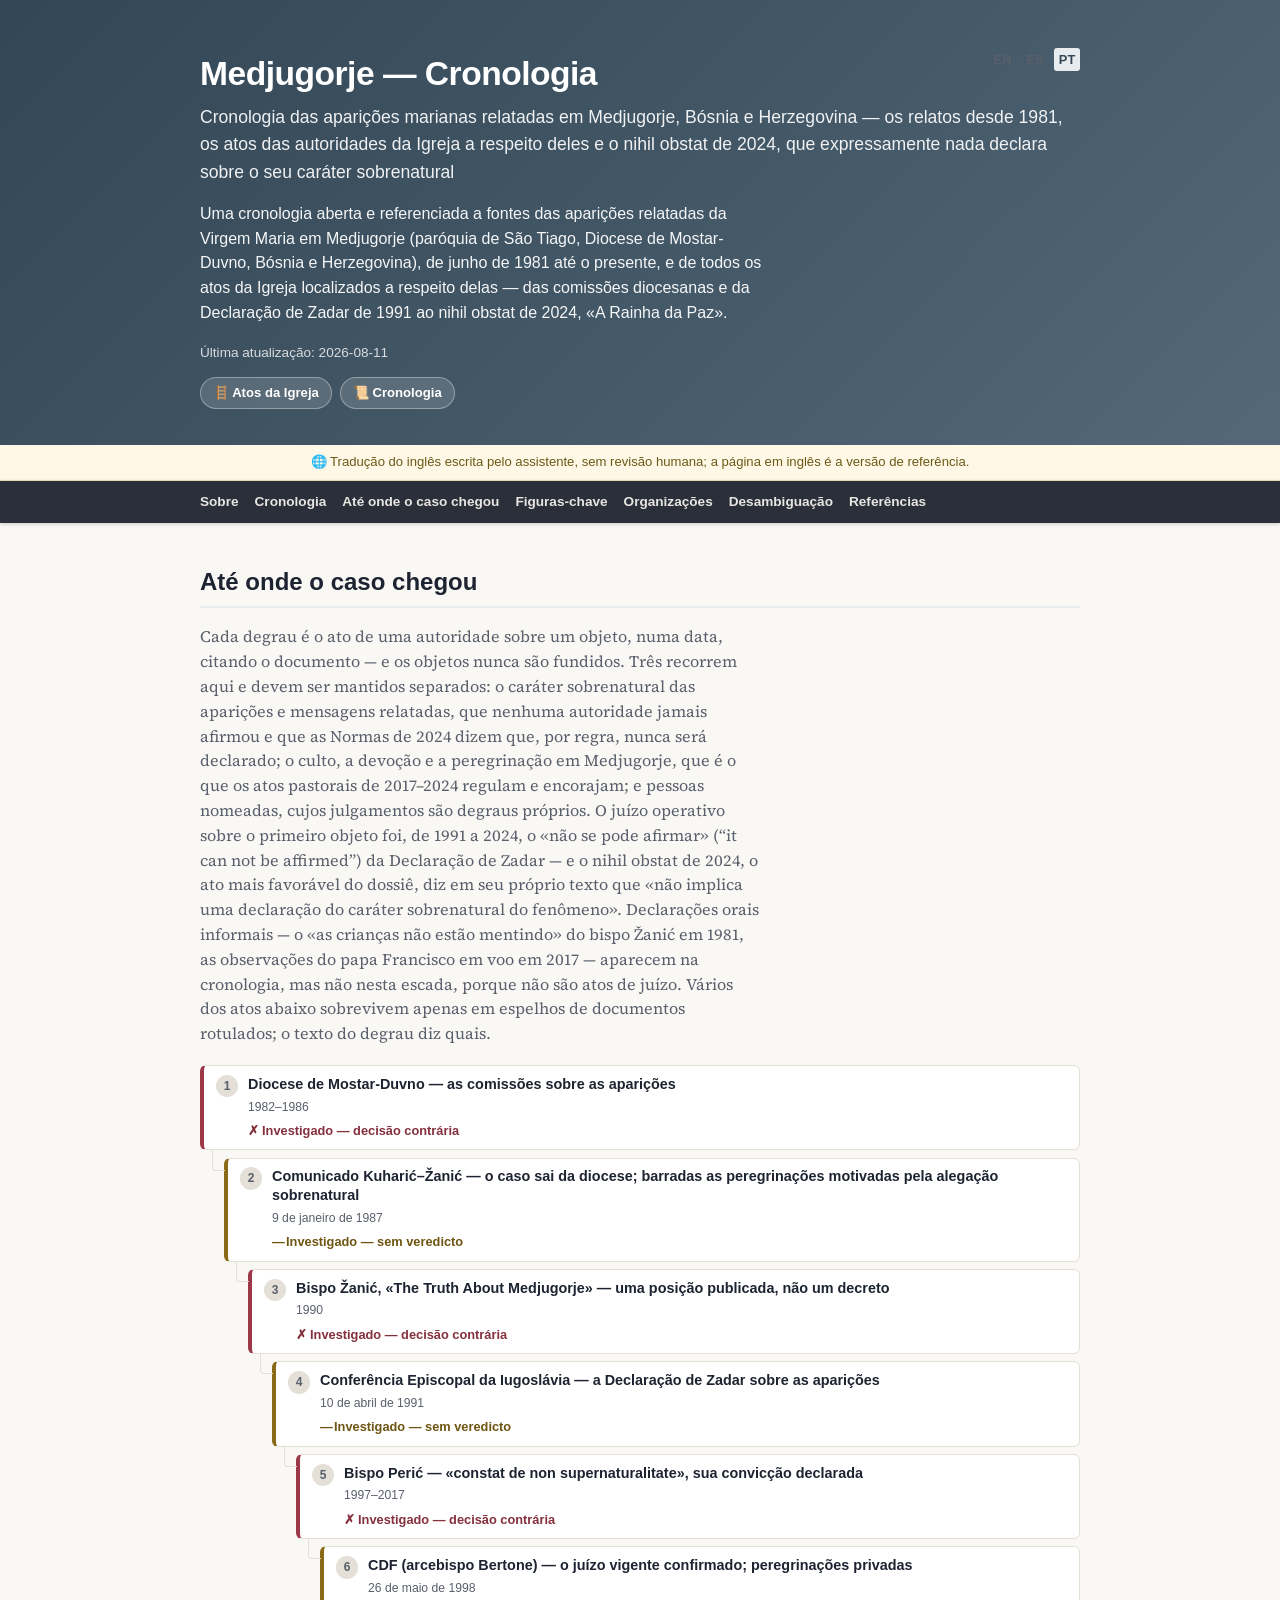
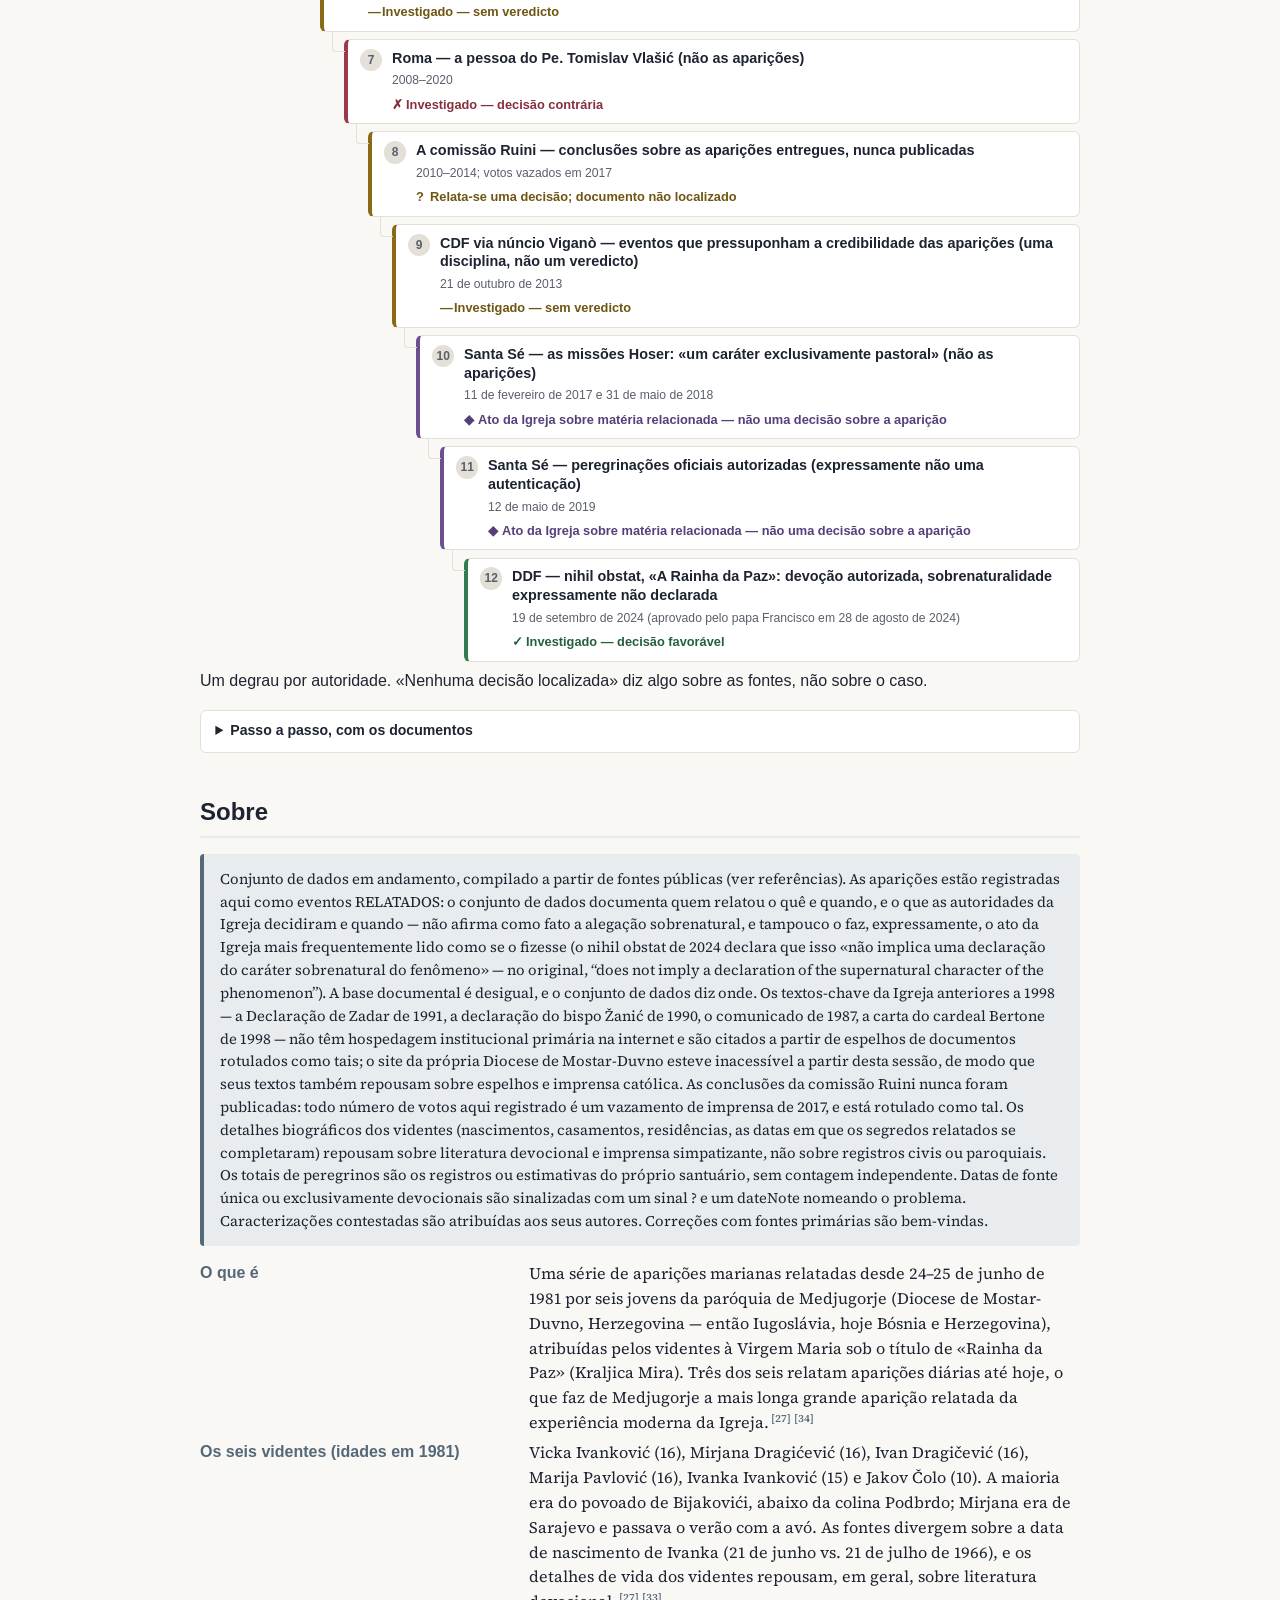
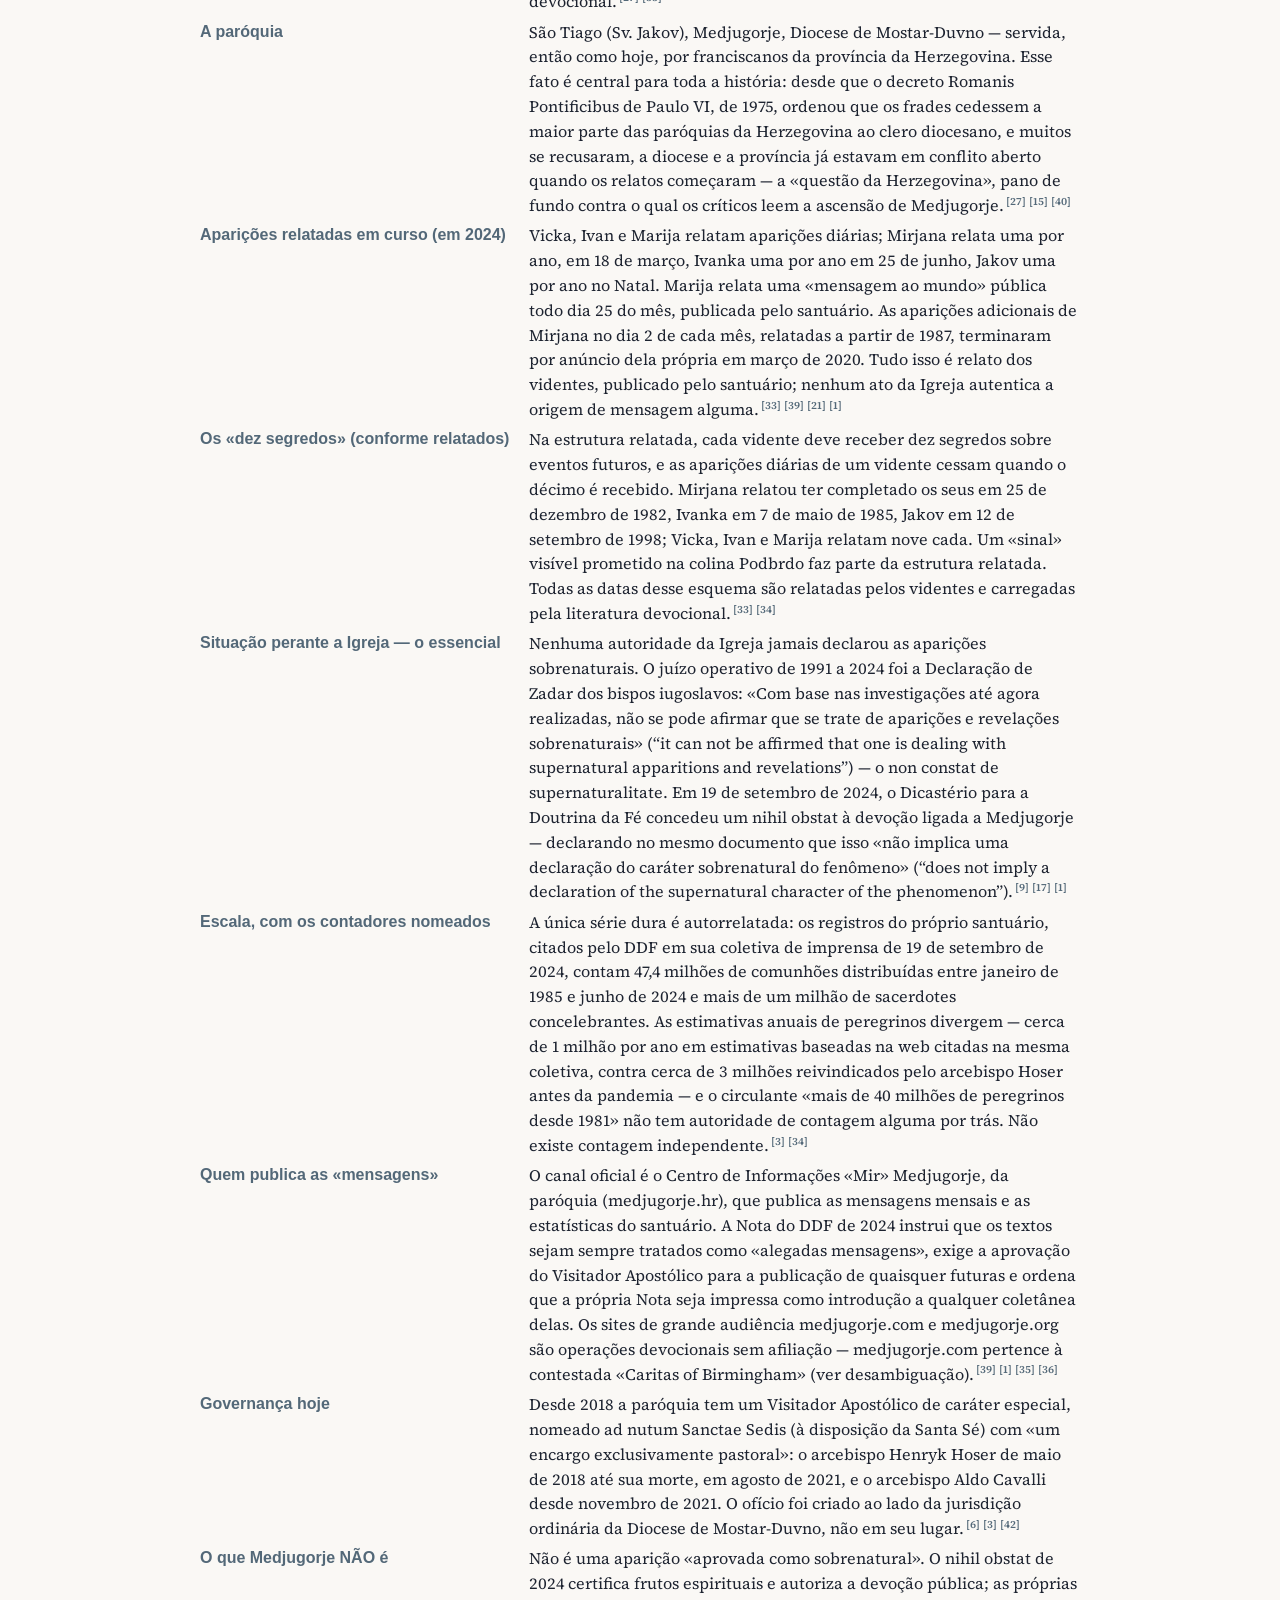
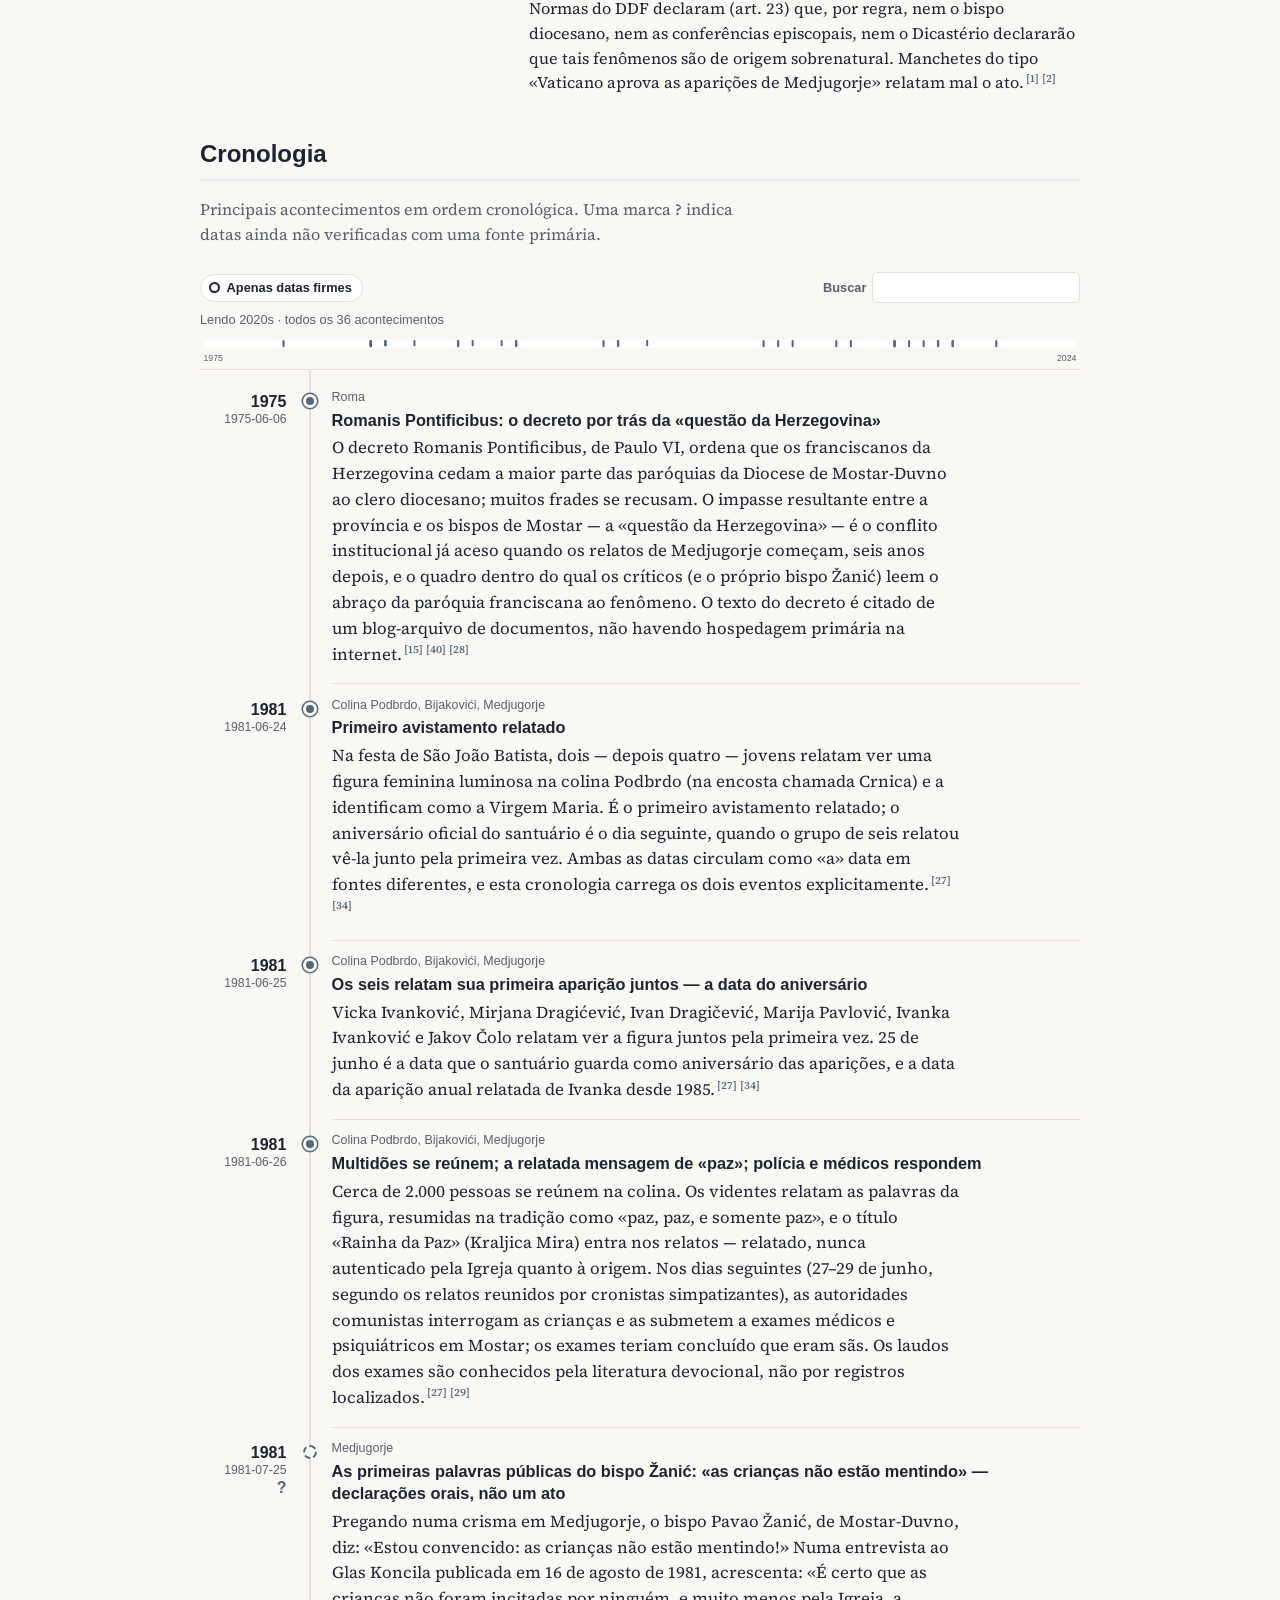
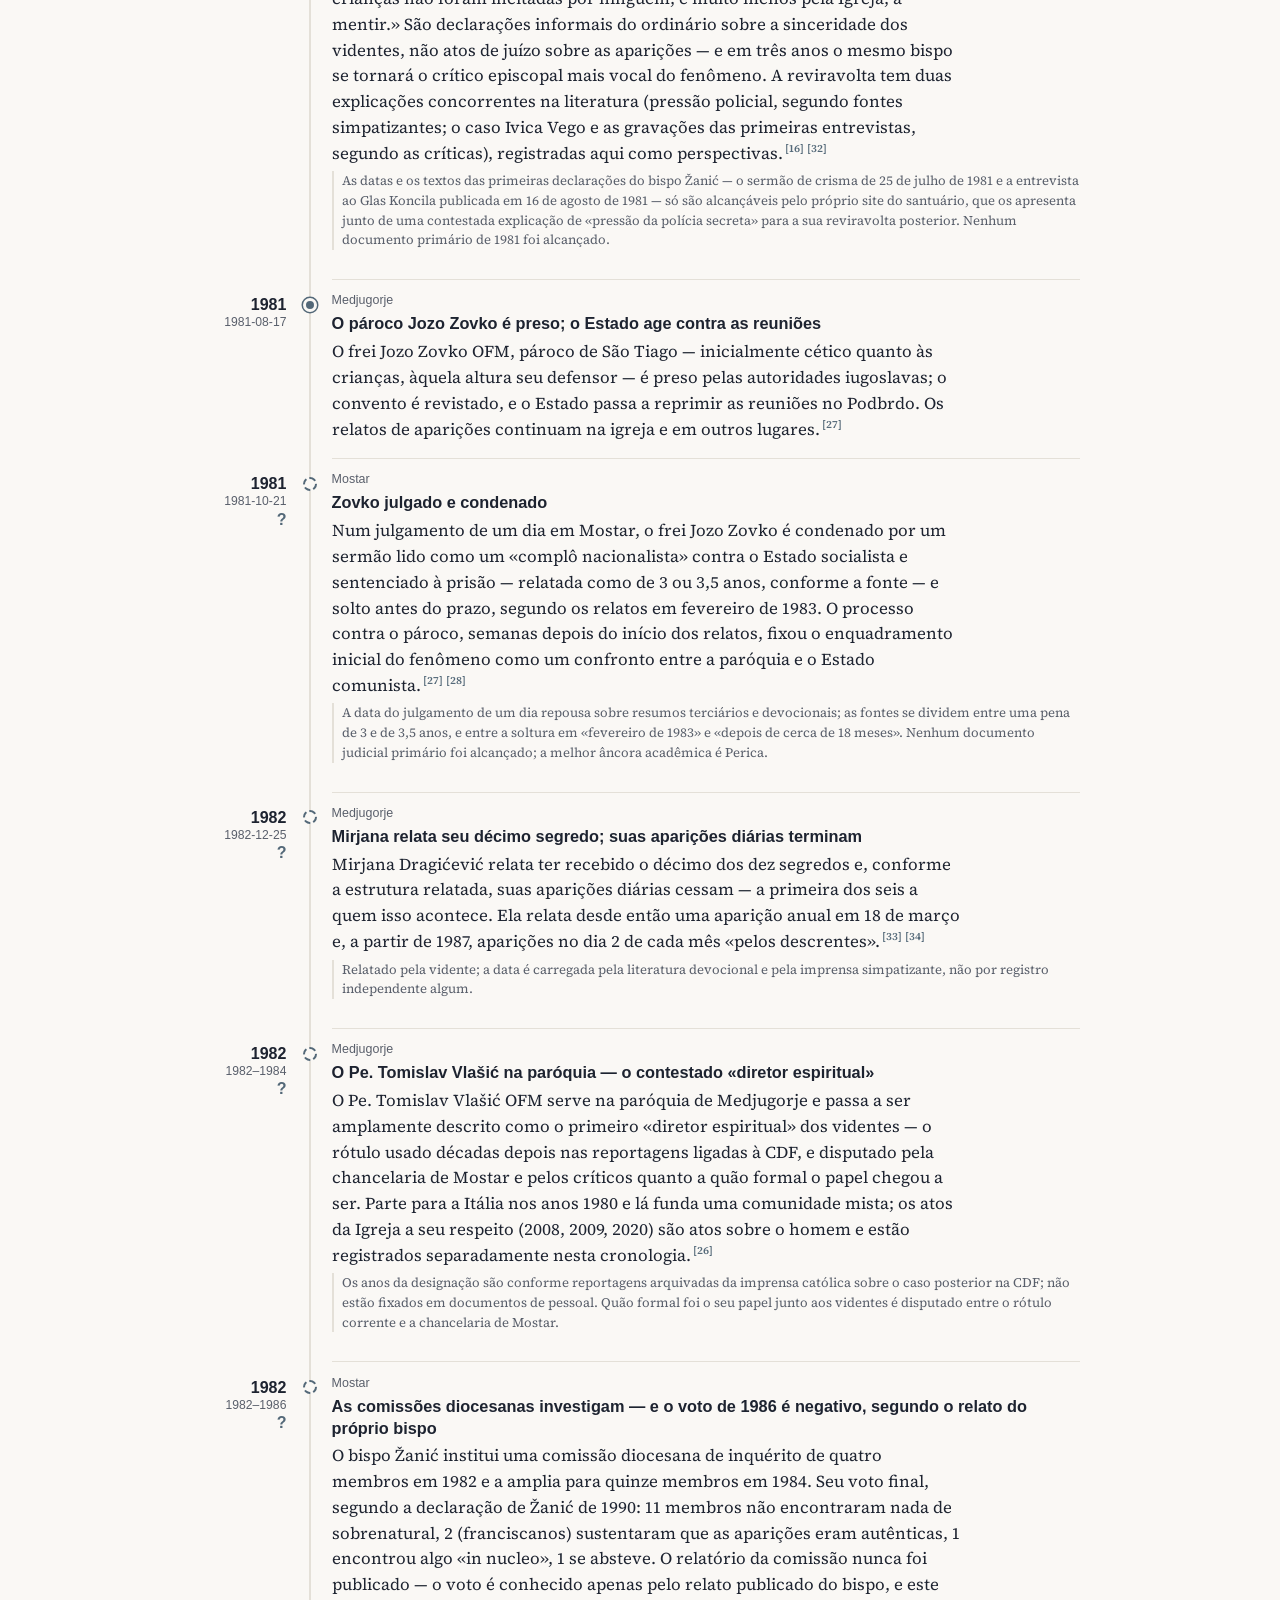
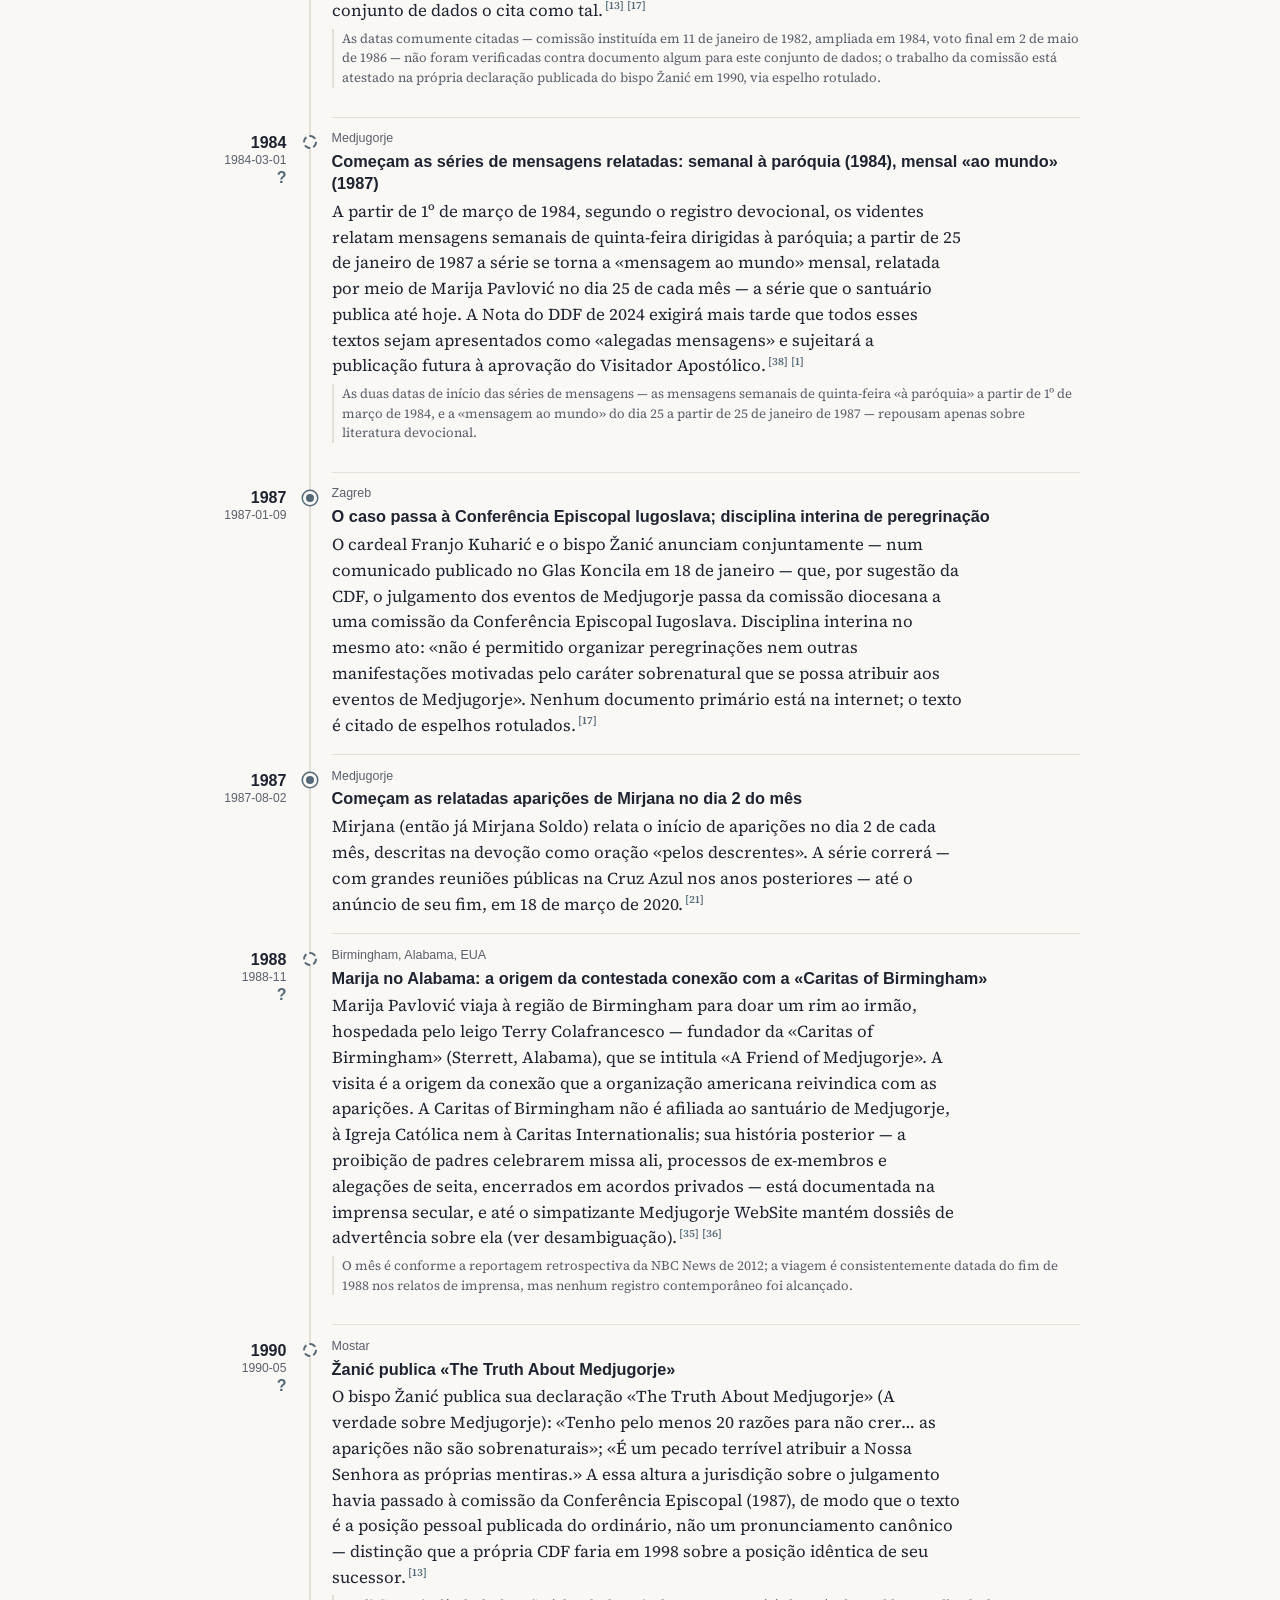
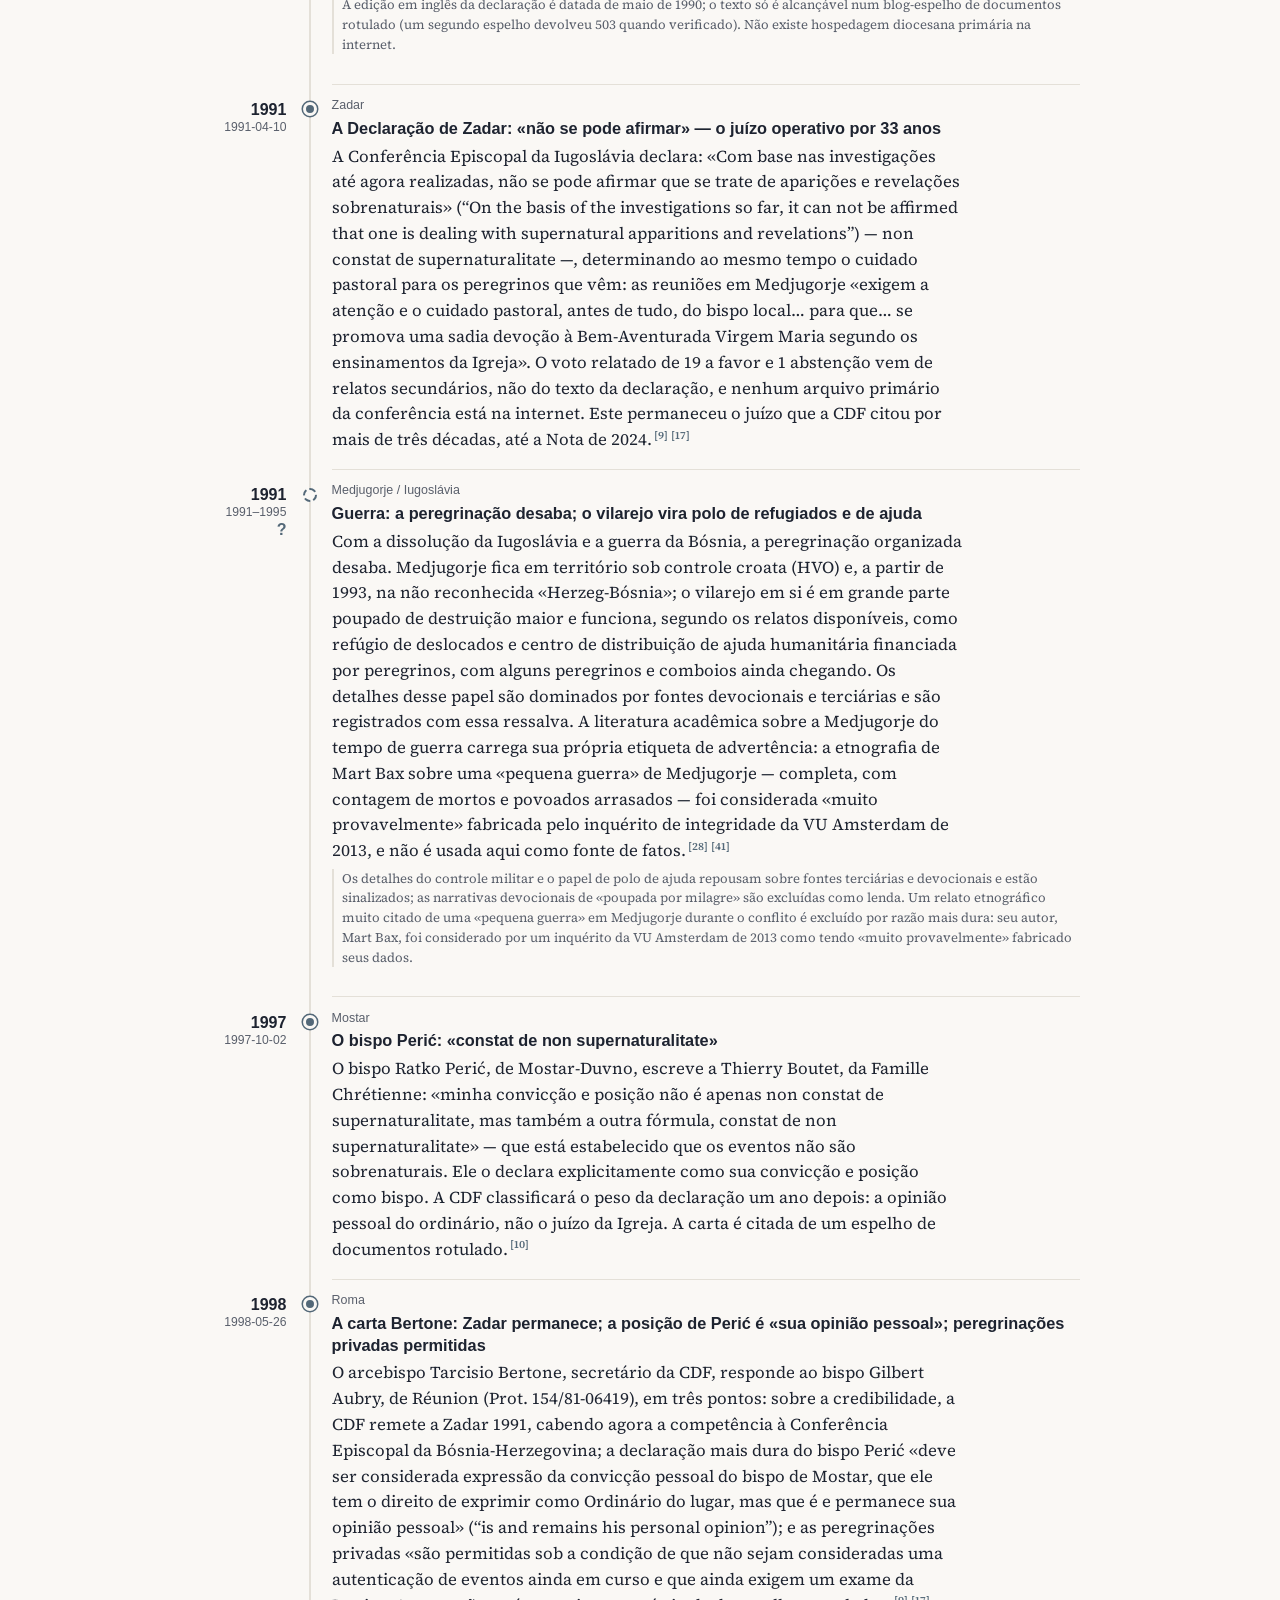
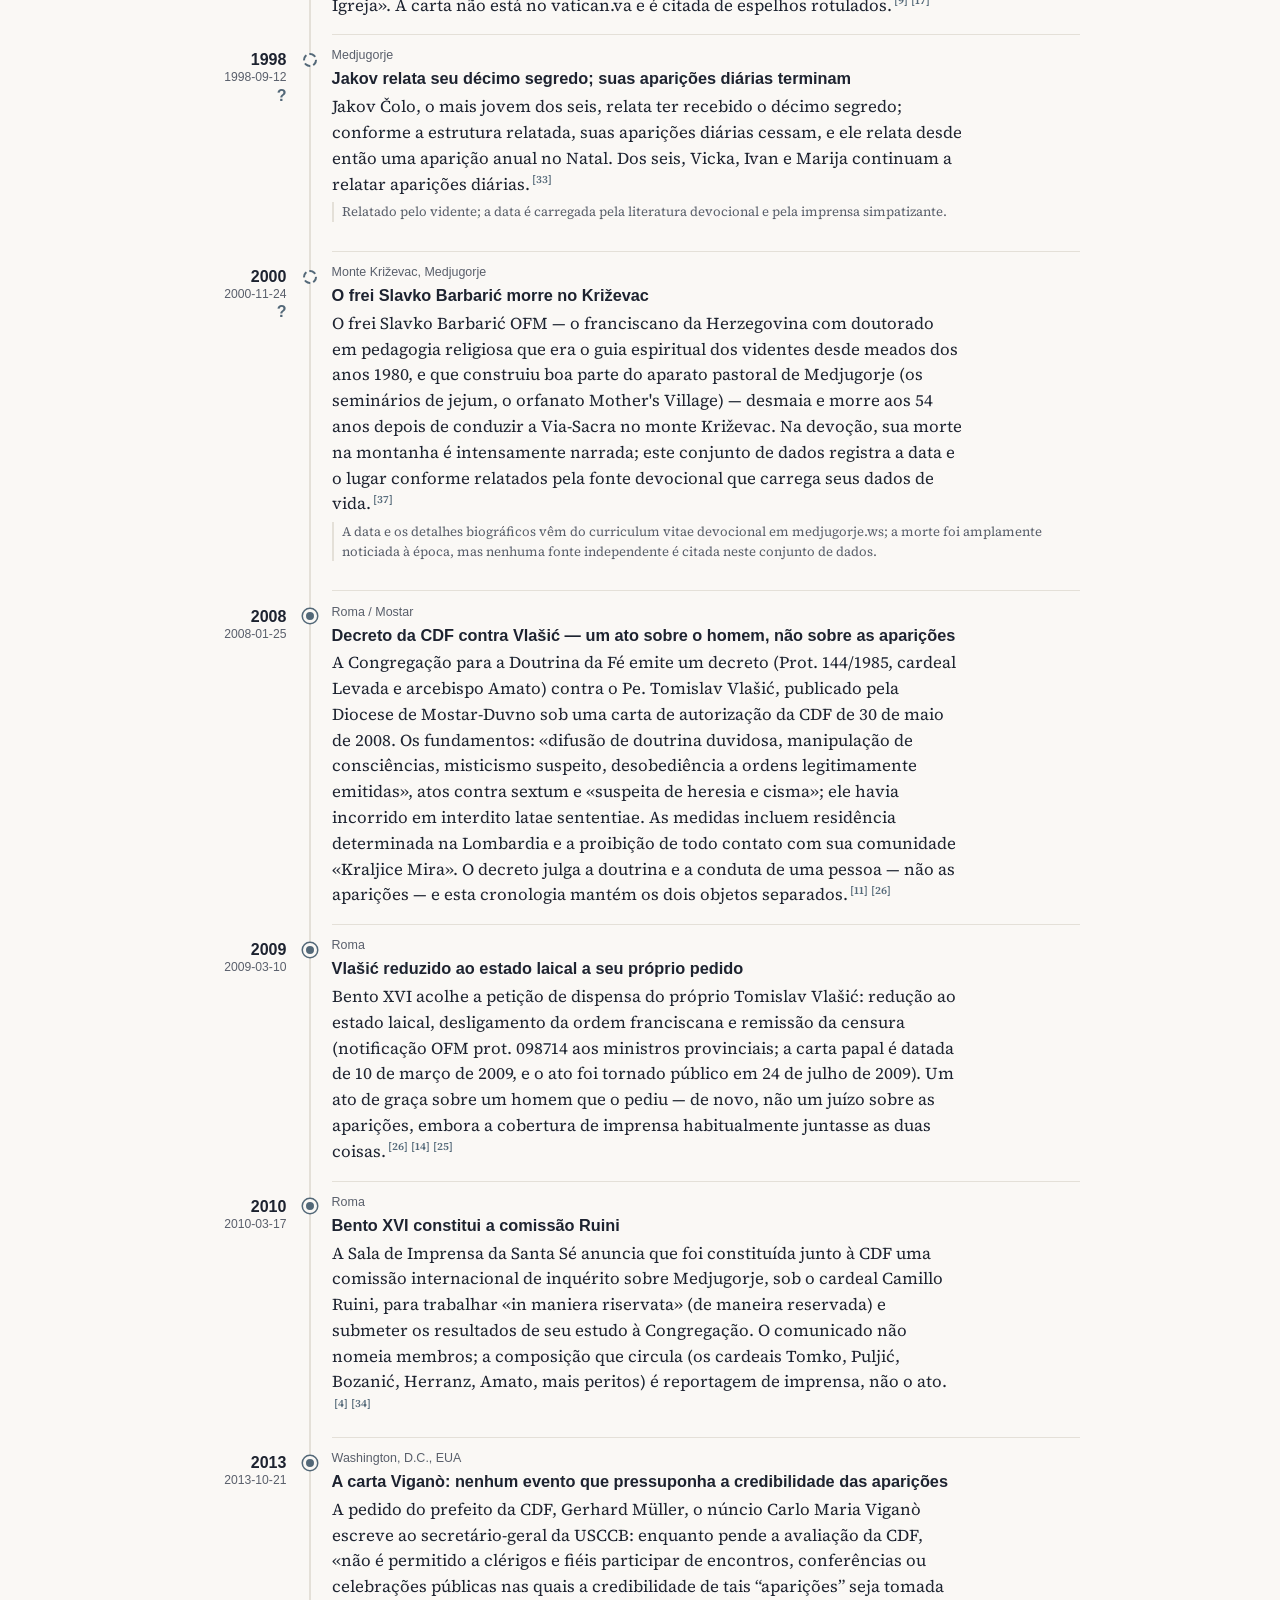
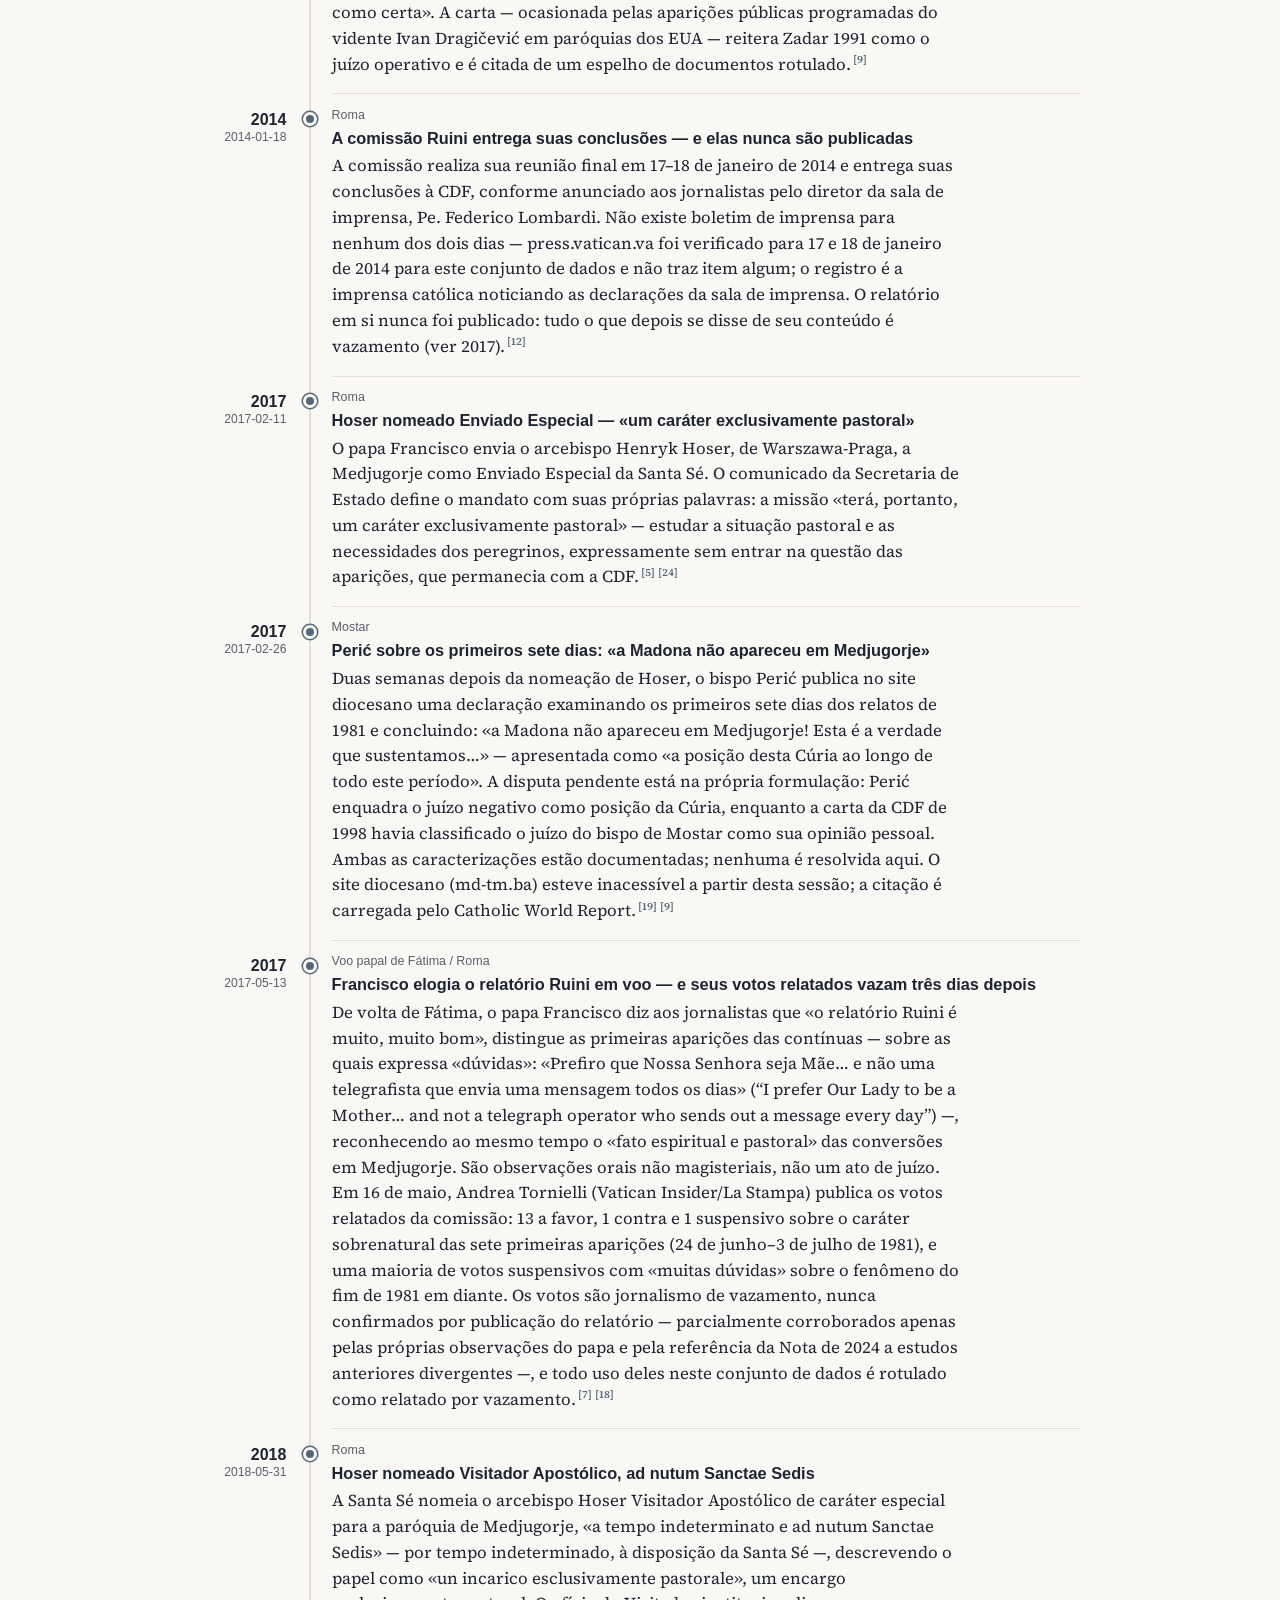
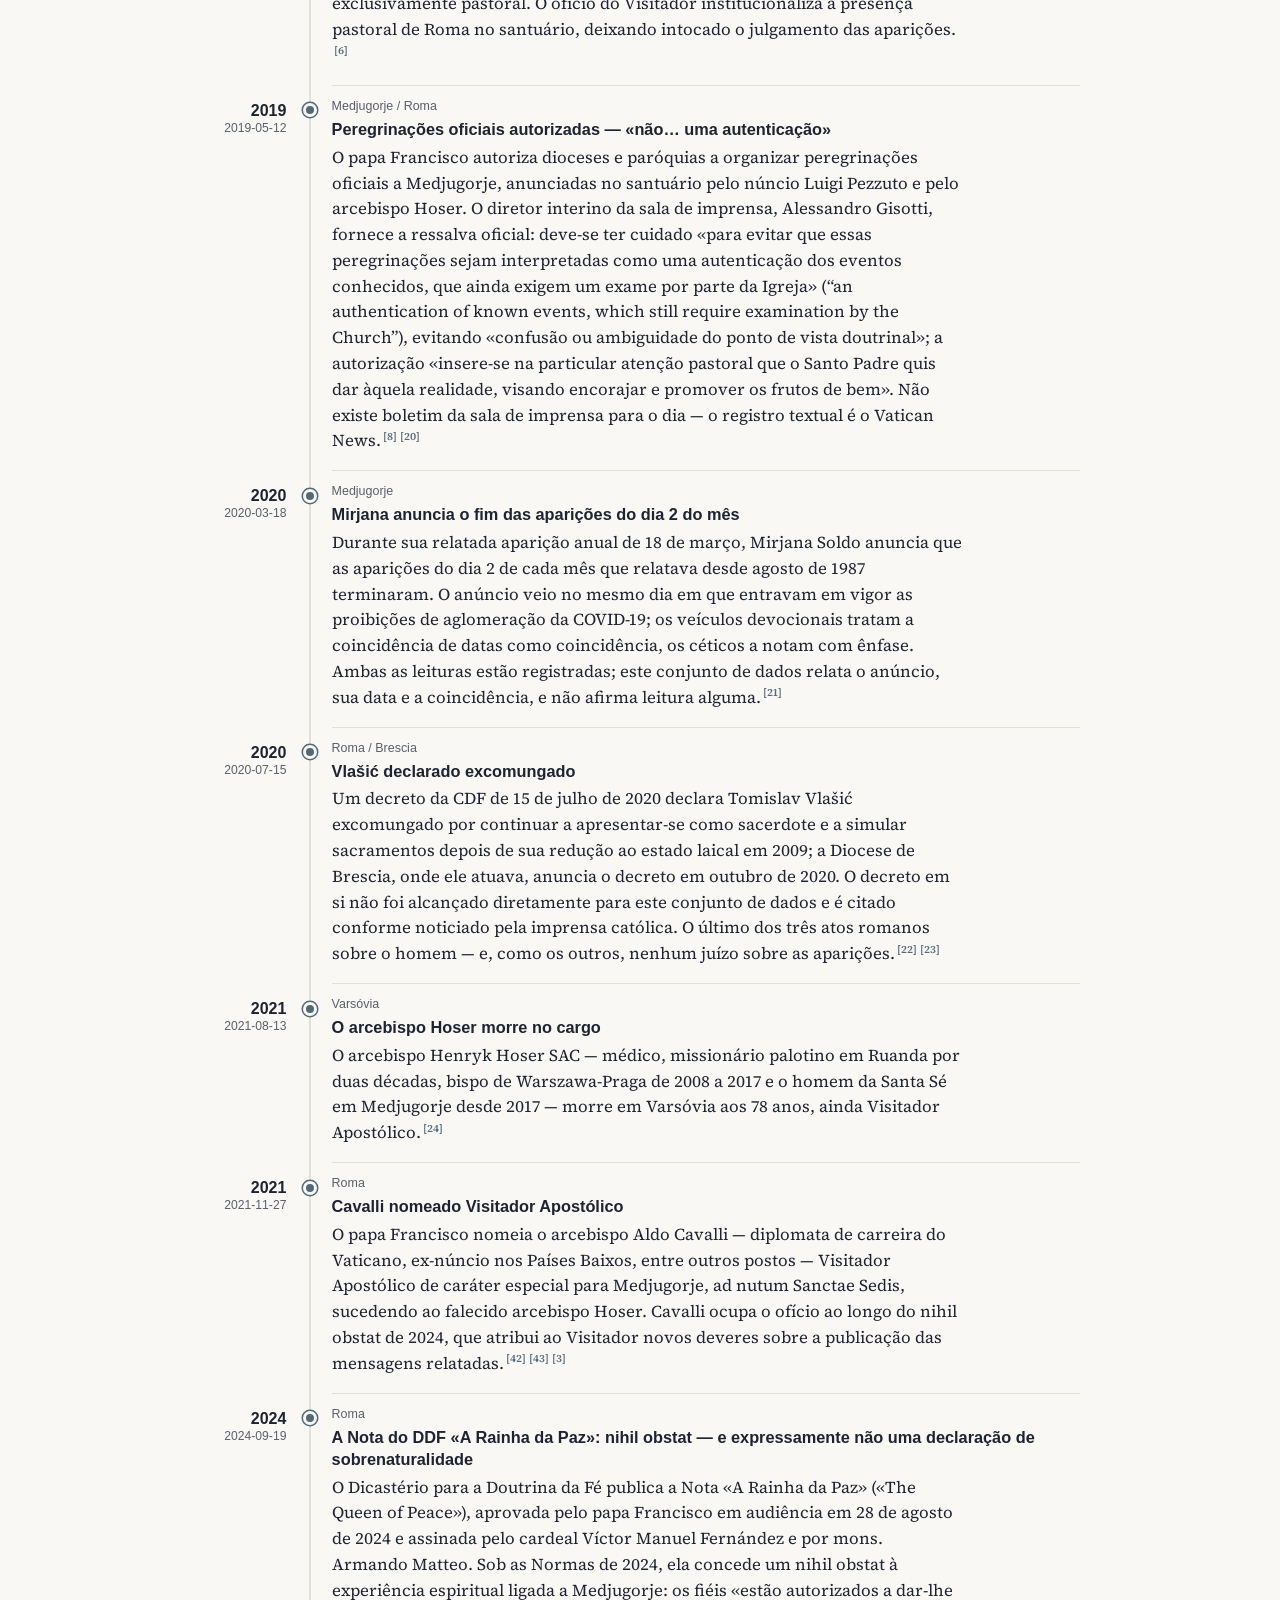
<file: docs/pt/index.html>
<!DOCTYPE html>
<html lang="pt">
<head>
  <meta charset="utf-8">
  <meta name="viewport" content="width=device-width, initial-scale=1">
  <title>Medjugorje — Cronologia</title>
  <meta name="description" content="Uma cronologia aberta e referenciada a fontes das aparições relatadas da Virgem Maria em Medjugorje (paróquia de São Tiago, Diocese de Mostar-Duvno, Bósnia e Herzegovina), de junho de 1981 até o presente, e de todos os atos da Igreja localizados a respeito delas — das comissões diocesanas e da Declaração de Zadar de 1991 ao nihil obstat de 2024, «A Rainha da Paz».">
  <!-- Google tag (gtag.js) -->
  <script async src="https://www.googletagmanager.com/gtag/js?id=G-R9LV1QZHVE"></script>
  <script>
    window.dataLayer = window.dataLayer || [];
    function gtag(){dataLayer.push(arguments);}
    gtag('js', new Date());
    gtag('config', 'G-R9LV1QZHVE');
  </script>
  <link rel="stylesheet" href="../styles.css">
  <script src="../river.js" defer></script>
  <script src="../cite.js" defer data-label="Referência" data-all="Todas as referências"></script>
  <link rel="canonical" href="https://cronologia.github.io/medjugorje/pt/">
  <link rel="alternate" hreflang="en" href="https://cronologia.github.io/medjugorje/en/">
  <link rel="alternate" hreflang="es" href="https://cronologia.github.io/medjugorje/es/">
  <link rel="alternate" hreflang="pt" href="https://cronologia.github.io/medjugorje/pt/">
  <link rel="alternate" hreflang="x-default" href="https://cronologia.github.io/medjugorje/">
  <meta property="og:type" content="website">
  <meta property="og:site_name" content="Medjugorje — Cronologia">
  <meta property="og:locale" content="pt_BR">
  <meta property="og:title" content="Medjugorje — Cronologia">
  <meta property="og:description" content="Uma cronologia aberta e referenciada a fontes das aparições relatadas da Virgem Maria em Medjugorje (paróquia de São Tiago, Diocese de Mostar-Duvno, Bósnia e Herzegovina), de junho de 1981 até o presente, e de todos os atos da Igreja localizados a respeito delas — das comissões diocesanas e da Declaração de Zadar de 1991 ao nihil obstat de 2024, «A Rainha da Paz».">
  <meta property="og:url" content="https://cronologia.github.io/medjugorje/pt/">
  <meta name="twitter:card" content="summary">
  <meta name="twitter:title" content="Medjugorje — Cronologia">
  <meta name="twitter:description" content="Uma cronologia aberta e referenciada a fontes das aparições relatadas da Virgem Maria em Medjugorje (paróquia de São Tiago, Diocese de Mostar-Duvno, Bósnia e Herzegovina), de junho de 1981 até o presente, e de todos os atos da Igreja localizados a respeito delas — das comissões diocesanas e da Declaração de Zadar de 1991 ao nihil obstat de 2024, «A Rainha da Paz».">
  <script type="application/ld+json">
  {
    "@context": "https://schema.org",
    "@type": "WebSite",
    "name": "Medjugorje — Cronologia",
    "description": "Uma cronologia aberta e referenciada a fontes das aparições relatadas da Virgem Maria em Medjugorje (paróquia de São Tiago, Diocese de Mostar-Duvno, Bósnia e Herzegovina), de junho de 1981 até o presente, e de todos os atos da Igreja localizados a respeito delas — das comissões diocesanas e da Declaração de Zadar de 1991 ao nihil obstat de 2024, «A Rainha da Paz».",
    "url": "https://cronologia.github.io/medjugorje/pt/",
    "inLanguage": "pt"
  }
  </script>
</head>
<body>
  <header class="site-header">
    <div class="wrap">
      <nav class="lang-switch" aria-label="Idioma"><a href="../en/" hreflang="en">EN</a><a href="../es/" hreflang="es">ES</a><span class="lang-current" aria-current="true">PT</span></nav>
      <h1>Medjugorje — Cronologia</h1>
      <p class="subtitle">Cronologia das aparições marianas relatadas em Medjugorje, Bósnia e Herzegovina — os relatos desde 1981, os atos das autoridades da Igreja a respeito deles e o nihil obstat de 2024, que expressamente nada declara sobre o seu caráter sobrenatural</p>
      <p class="lead">Uma cronologia aberta e referenciada a fontes das aparições relatadas da Virgem Maria em Medjugorje (paróquia de São Tiago, Diocese de Mostar-Duvno, Bósnia e Herzegovina), de junho de 1981 até o presente, e de todos os atos da Igreja localizados a respeito delas — das comissões diocesanas e da Declaração de Zadar de 1991 ao nihil obstat de 2024, «A Rainha da Paz».</p>
      <p class="updated">Última atualização: 2026-08-11</p>
      <div class="viz-chips">
        <a href="#approval-ladder">🪜 Atos da Igreja</a>
        <a href="#chronology">📜 Cronologia</a>
      </div>
    </div>
  </header>
  <div class="i18n-disclaimer" role="note">🌐 Tradução do inglês escrita pelo assistente, sem revisão humana; a página em inglês é a versão de referência.</div>

  <nav class="site-nav">
    <div class="wrap">
      <a href="#about">Sobre</a>
      <a href="#chronology">Cronologia</a>
      <a href="#approval-ladder">Até onde o caso chegou</a>
      <a href="#figures">Figuras-chave</a>
      <a href="#organizations">Organizações</a>
      <a href="#disambiguation">Desambiguação</a>
      <a href="#references">Referências</a>
    </div>
  </nav>

  <main class="wrap">
    <section id="approval-ladder" class="viz">
      <h2>Até onde o caso chegou</h2>
      <p class="section-intro">Cada degrau é o ato de uma autoridade sobre um objeto, numa data, citando o documento — e os objetos nunca são fundidos. Três recorrem aqui e devem ser mantidos separados: o caráter sobrenatural das aparições e mensagens relatadas, que nenhuma autoridade jamais afirmou e que as Normas de 2024 dizem que, por regra, nunca será declarado; o culto, a devoção e a peregrinação em Medjugorje, que é o que os atos pastorais de 2017–2024 regulam e encorajam; e pessoas nomeadas, cujos julgamentos são degraus próprios. O juízo operativo sobre o primeiro objeto foi, de 1991 a 2024, o «não se pode afirmar» (“it can not be affirmed”) da Declaração de Zadar — e o nihil obstat de 2024, o ato mais favorável do dossiê, diz em seu próprio texto que «não implica uma declaração do caráter sobrenatural do fenômeno». Declarações orais informais — o «as crianças não estão mentindo» do bispo Žanić em 1981, as observações do papa Francisco em voo em 2017 — aparecem na cronologia, mas não nesta escada, porque não são atos de juízo. Vários dos atos abaixo sobrevivem apenas em espelhos de documentos rotulados; o texto do degrau diz quais.</p>
      <figure class="approval-ladder">
        <div class="viz-scroll">
        <ol class="al-cascade">
          <li class="al-node al-negative" style="--al-step:0">
            <a href="#al-rung-1" class="al-node-link">
              <span class="al-num" aria-hidden="true">1</span>
              <span class="al-node-body">
                <span class="al-node-label">Diocese de Mostar-Duvno — as comissões sobre as aparições</span><span class="al-when">1982–1986</span>
                <span class="al-node-status"><span class="al-glyph" aria-hidden="true">✗</span>Investigado — decisão contrária</span>
              </span>
            </a>
          </li>
          <li class="al-node al-inconclusive" style="--al-step:1">
            <a href="#al-rung-2" class="al-node-link">
              <span class="al-num" aria-hidden="true">2</span>
              <span class="al-node-body">
                <span class="al-node-label">Comunicado Kuharić–Žanić — o caso sai da diocese; barradas as peregrinações motivadas pela alegação sobrenatural</span><span class="al-when">9 de janeiro de 1987</span>
                <span class="al-node-status"><span class="al-glyph" aria-hidden="true">—</span>Investigado — sem veredicto</span>
              </span>
            </a>
          </li>
          <li class="al-node al-negative" style="--al-step:2">
            <a href="#al-rung-3" class="al-node-link">
              <span class="al-num" aria-hidden="true">3</span>
              <span class="al-node-body">
                <span class="al-node-label">Bispo Žanić, «The Truth About Medjugorje» — uma posição publicada, não um decreto</span><span class="al-when">1990</span>
                <span class="al-node-status"><span class="al-glyph" aria-hidden="true">✗</span>Investigado — decisão contrária</span>
              </span>
            </a>
          </li>
          <li class="al-node al-inconclusive" style="--al-step:3">
            <a href="#al-rung-4" class="al-node-link">
              <span class="al-num" aria-hidden="true">4</span>
              <span class="al-node-body">
                <span class="al-node-label">Conferência Episcopal da Iugoslávia — a Declaração de Zadar sobre as aparições</span><span class="al-when">10 de abril de 1991</span>
                <span class="al-node-status"><span class="al-glyph" aria-hidden="true">—</span>Investigado — sem veredicto</span>
              </span>
            </a>
          </li>
          <li class="al-node al-negative" style="--al-step:4">
            <a href="#al-rung-5" class="al-node-link">
              <span class="al-num" aria-hidden="true">5</span>
              <span class="al-node-body">
                <span class="al-node-label">Bispo Perić — «constat de non supernaturalitate», sua convicção declarada</span><span class="al-when">1997–2017</span>
                <span class="al-node-status"><span class="al-glyph" aria-hidden="true">✗</span>Investigado — decisão contrária</span>
              </span>
            </a>
          </li>
          <li class="al-node al-inconclusive" style="--al-step:5">
            <a href="#al-rung-6" class="al-node-link">
              <span class="al-num" aria-hidden="true">6</span>
              <span class="al-node-body">
                <span class="al-node-label">CDF (arcebispo Bertone) — o juízo vigente confirmado; peregrinações privadas</span><span class="al-when">26 de maio de 1998</span>
                <span class="al-node-status"><span class="al-glyph" aria-hidden="true">—</span>Investigado — sem veredicto</span>
              </span>
            </a>
          </li>
          <li class="al-node al-negative" style="--al-step:6">
            <a href="#al-rung-7" class="al-node-link">
              <span class="al-num" aria-hidden="true">7</span>
              <span class="al-node-body">
                <span class="al-node-label">Roma — a pessoa do Pe. Tomislav Vlašić (não as aparições)</span><span class="al-when">2008–2020</span>
                <span class="al-node-status"><span class="al-glyph" aria-hidden="true">✗</span>Investigado — decisão contrária</span>
              </span>
            </a>
          </li>
          <li class="al-node al-reported-undocumented" style="--al-step:7">
            <a href="#al-rung-8" class="al-node-link">
              <span class="al-num" aria-hidden="true">8</span>
              <span class="al-node-body">
                <span class="al-node-label">A comissão Ruini — conclusões sobre as aparições entregues, nunca publicadas</span><span class="al-when">2010–2014; votos vazados em 2017</span>
                <span class="al-node-status"><span class="al-glyph" aria-hidden="true">?</span>Relata-se uma decisão; documento não localizado</span>
              </span>
            </a>
          </li>
          <li class="al-node al-inconclusive" style="--al-step:8">
            <a href="#al-rung-9" class="al-node-link">
              <span class="al-num" aria-hidden="true">9</span>
              <span class="al-node-body">
                <span class="al-node-label">CDF via núncio Viganò — eventos que pressuponham a credibilidade das aparições (uma disciplina, não um veredicto)</span><span class="al-when">21 de outubro de 2013</span>
                <span class="al-node-status"><span class="al-glyph" aria-hidden="true">—</span>Investigado — sem veredicto</span>
              </span>
            </a>
          </li>
          <li class="al-node al-adjacent" style="--al-step:9">
            <a href="#al-rung-10" class="al-node-link">
              <span class="al-num" aria-hidden="true">10</span>
              <span class="al-node-body">
                <span class="al-node-label">Santa Sé — as missões Hoser: «um caráter exclusivamente pastoral» (não as aparições)</span><span class="al-when">11 de fevereiro de 2017 e 31 de maio de 2018</span>
                <span class="al-node-status"><span class="al-glyph" aria-hidden="true">◆</span>Ato da Igreja sobre matéria relacionada — não uma decisão sobre a aparição</span>
              </span>
            </a>
          </li>
          <li class="al-node al-adjacent" style="--al-step:10">
            <a href="#al-rung-11" class="al-node-link">
              <span class="al-num" aria-hidden="true">11</span>
              <span class="al-node-body">
                <span class="al-node-label">Santa Sé — peregrinações oficiais autorizadas (expressamente não uma autenticação)</span><span class="al-when">12 de maio de 2019</span>
                <span class="al-node-status"><span class="al-glyph" aria-hidden="true">◆</span>Ato da Igreja sobre matéria relacionada — não uma decisão sobre a aparição</span>
              </span>
            </a>
          </li>
          <li class="al-node al-favourable" style="--al-step:11">
            <a href="#al-rung-12" class="al-node-link">
              <span class="al-num" aria-hidden="true">12</span>
              <span class="al-node-body">
                <span class="al-node-label">DDF — nihil obstat, «A Rainha da Paz»: devoção autorizada, sobrenaturalidade expressamente não declarada</span><span class="al-when">19 de setembro de 2024 (aprovado pelo papa Francisco em 28 de agosto de 2024)</span>
                <span class="al-node-status"><span class="al-glyph" aria-hidden="true">✓</span>Investigado — decisão favorável</span>
              </span>
            </a>
          </li>
        </ol>
        </div>
        <figcaption>Um degrau por autoridade. «Nenhuma decisão localizada» diz algo sobre as fontes, não sobre o caso.</figcaption>
      </figure>
      <details class="al-details">
        <summary>Passo a passo, com os documentos</summary>
        <div class="al-tablist" hidden aria-label="Até onde o caso chegou">
            <button type="button" class="al-tab" data-al-panel="al-rung-1"><span class="al-glyph" aria-hidden="true">✗</span>Diocese de Mostar-Duvno — as comissões sobre as aparições</button>
            <button type="button" class="al-tab" data-al-panel="al-rung-2"><span class="al-glyph" aria-hidden="true">—</span>Comunicado Kuharić–Žanić — o caso sai da diocese; barradas as peregrinações motivadas pela alegação sobrenatural</button>
            <button type="button" class="al-tab" data-al-panel="al-rung-3"><span class="al-glyph" aria-hidden="true">✗</span>Bispo Žanić, «The Truth About Medjugorje» — uma posição publicada, não um decreto</button>
            <button type="button" class="al-tab" data-al-panel="al-rung-4"><span class="al-glyph" aria-hidden="true">—</span>Conferência Episcopal da Iugoslávia — a Declaração de Zadar sobre as aparições</button>
            <button type="button" class="al-tab" data-al-panel="al-rung-5"><span class="al-glyph" aria-hidden="true">✗</span>Bispo Perić — «constat de non supernaturalitate», sua convicção declarada</button>
            <button type="button" class="al-tab" data-al-panel="al-rung-6"><span class="al-glyph" aria-hidden="true">—</span>CDF (arcebispo Bertone) — o juízo vigente confirmado; peregrinações privadas</button>
            <button type="button" class="al-tab" data-al-panel="al-rung-7"><span class="al-glyph" aria-hidden="true">✗</span>Roma — a pessoa do Pe. Tomislav Vlašić (não as aparições)</button>
            <button type="button" class="al-tab" data-al-panel="al-rung-8"><span class="al-glyph" aria-hidden="true">?</span>A comissão Ruini — conclusões sobre as aparições entregues, nunca publicadas</button>
            <button type="button" class="al-tab" data-al-panel="al-rung-9"><span class="al-glyph" aria-hidden="true">—</span>CDF via núncio Viganò — eventos que pressuponham a credibilidade das aparições (uma disciplina, não um veredicto)</button>
            <button type="button" class="al-tab" data-al-panel="al-rung-10"><span class="al-glyph" aria-hidden="true">◆</span>Santa Sé — as missões Hoser: «um caráter exclusivamente pastoral» (não as aparições)</button>
            <button type="button" class="al-tab" data-al-panel="al-rung-11"><span class="al-glyph" aria-hidden="true">◆</span>Santa Sé — peregrinações oficiais autorizadas (expressamente não uma autenticação)</button>
            <button type="button" class="al-tab" data-al-panel="al-rung-12"><span class="al-glyph" aria-hidden="true">✓</span>DDF — nihil obstat, «A Rainha da Paz»: devoção autorizada, sobrenaturalidade expressamente não declarada</button>
        </div>
        <div class="al-panels">
          <section id="al-rung-1" class="al-panel al-negative">
            <h3 class="al-panel-title">Diocese de Mostar-Duvno — as comissões sobre as aparições <span class="al-when">1982–1986</span></h3>
            <p class="al-status"><span class="al-glyph" aria-hidden="true">✗</span>Investigado — decisão contrária</p>
<p class="al-who">O bispo Pavao Žanić, de Mostar-Duvno: uma comissão diocesana de quatro membros a partir de 1982, ampliada para quinze membros em 1984.</p><p class="al-outcome">O bispo Žanić — que em 1981 havia defendido publicamente a sinceridade das crianças («Estou convencido: as crianças não estão mentindo!», sermão de 25 de julho de 1981, segundo o próprio site do santuário) — instituiu uma comissão de inquérito em 1982 e a ampliou em 1984. Seu voto final, em 1986, é conhecido apenas pelo relato que o próprio bispo publicou em 1990: «11 dos membros disseram que não há nada de sobrenatural nos eventos de Medjugorje, 2 (franciscanos) sustentaram que as aparições são autênticas, 1 membro disse que havia algo “in nucleo” (no início) e 1 se absteve.» O relatório da comissão nunca foi publicado. As datas comumente citadas — instituição em 11 de janeiro de 1982, voto final em 2 de maio de 1986 — não foram verificadas contra documento algum para este conjunto de dados. A reviravolta do bispo entre 1981 e 1984 tem duas explicações concorrentes na literatura: fontes simpatizantes falam de pressão da polícia secreta, fontes críticas apontam o caso Ivica Vego e as gravações das primeiras entrevistas. Ambas são perspectivas, aqui registradas como tais.</p>            <p class="al-cites"><sup class="cite"><a href="#ref-13" title="Reference 13">[13]</a> <a href="#ref-17" title="Reference 17">[17]</a> <a href="#ref-16" title="Reference 16">[16]</a></sup></p>
          </section>
          <section id="al-rung-2" class="al-panel al-inconclusive">
            <h3 class="al-panel-title">Comunicado Kuharić–Žanić — o caso sai da diocese; barradas as peregrinações motivadas pela alegação sobrenatural <span class="al-when">9 de janeiro de 1987</span></h3>
            <p class="al-status"><span class="al-glyph" aria-hidden="true">—</span>Investigado — sem veredicto</p>
<p class="al-who">O cardeal Franjo Kuharić, de Zagreb, e o bispo Pavao Žanić, conjuntamente, por sugestão da Congregação para a Doutrina da Fé; publicado no Glas Koncila em 18 de janeiro de 1987.</p><p class="al-outcome">O comunicado conjunto transferiu o julgamento do caso da comissão diocesana para uma comissão da Conferência Episcopal Iugoslava, com disciplina interina: «não é permitido organizar peregrinações nem outras manifestações motivadas pelo caráter sobrenatural que se possa atribuir aos eventos de Medjugorje» (“it is not permitted either to organize pilgrimages or to arrange other manifestations motivated by the supernatural character which might be attributed to the Medjugorje events”). Dois objetos em um só ato: a jurisdição sobre o julgamento subiu, e o culto motivado pela alegação ainda não julgada foi restringido nesse ínterim. Nenhum documento primário está na internet; o texto é citado de espelhos rotulados.</p>            <p class="al-cites"><sup class="cite"><a href="#ref-17" title="Reference 17">[17]</a></sup></p>
          </section>
          <section id="al-rung-3" class="al-panel al-negative">
            <h3 class="al-panel-title">Bispo Žanić, «The Truth About Medjugorje» — uma posição publicada, não um decreto <span class="al-when">1990</span></h3>
            <p class="al-status"><span class="al-glyph" aria-hidden="true">✗</span>Investigado — decisão contrária</p>
<p class="al-who">O bispo Pavao Žanić, de Mostar-Duvno, depois que a jurisdição sobre o julgamento havia passado, em 1987, à comissão da Conferência Episcopal.</p><p class="al-outcome">A declaração publicada do bispo é inequívoca quanto à sua própria conclusão: «Tenho pelo menos 20 razões para não crer… as aparições não são sobrenaturais» (“I have at least 20 reasons not to believe… the apparitions are not of the supernatural”), e «É um pecado terrível atribuir a Nossa Senhora as próprias mentiras.» É citada aqui como o que é — a posição pessoal publicada do ordinário, emitida quando o julgamento canônico já não lhe cabia — e não como decreto da diocese. O texto sobrevive num blog-espelho de documentos rotulado; um segundo espelho devolveu 503 quando verificado para este conjunto de dados.</p>            <p class="al-cites"><sup class="cite"><a href="#ref-13" title="Reference 13">[13]</a></sup></p>
          </section>
          <section id="al-rung-4" class="al-panel al-inconclusive">
            <h3 class="al-panel-title">Conferência Episcopal da Iugoslávia — a Declaração de Zadar sobre as aparições <span class="al-when">10 de abril de 1991</span></h3>
            <p class="al-status"><span class="al-glyph" aria-hidden="true">—</span>Investigado — sem veredicto</p>
<p class="al-who">A Conferência Episcopal da Iugoslávia, reunida em Zadar; o voto é relatado como 19 a favor e 1 abstenção — número de relatos secundários, não do texto da declaração.</p><p class="al-outcome">A frase operativa: «Com base nas investigações até agora realizadas, não se pode afirmar que se trate de aparições e revelações sobrenaturais» (“On the basis of the investigations so far, it can not be affirmed that one is dealing with supernatural apparitions and revelations”) — o clássico non constat de supernaturalitate, que deixa a questão aberta nas duas direções. A mesma declaração determinou o cuidado pastoral: as reuniões de fiéis em Medjugorje «exigem a atenção e o cuidado pastoral, antes de tudo, do bispo local… para que… se promova uma sadia devoção à Bem-Aventurada Virgem Maria segundo os ensinamentos da Igreja». Este permaneceu o juízo eclesial que a própria CDF citou por mais de três décadas, até 2024. Nenhum arquivo primário da conferência está na internet; o texto é citado de espelhos rotulados.</p>            <p class="al-cites"><sup class="cite"><a href="#ref-9" title="Reference 9">[9]</a> <a href="#ref-17" title="Reference 17">[17]</a></sup></p>
          </section>
          <section id="al-rung-5" class="al-panel al-negative">
            <h3 class="al-panel-title">Bispo Perić — «constat de non supernaturalitate», sua convicção declarada <span class="al-when">1997–2017</span></h3>
            <p class="al-status"><span class="al-glyph" aria-hidden="true">✗</span>Investigado — decisão contrária</p>
<p class="al-who">O bispo Ratko Perić, de Mostar-Duvno (1993–2020), sucessor de Žanić.</p><p class="al-outcome">Perić foi além de Zadar e o disse por escrito: «minha convicção e posição não é apenas non constat de supernaturalitate, mas também a outra fórmula, constat de non supernaturalitate» (carta a Thierry Boutet, da Famille Chrétienne, 2 de outubro de 1997). Em 26 de fevereiro de 2017, no site diocesano, afirmou sobre os primeiros sete dias de relatos: «a Madona não apareceu em Medjugorje! Esta é a verdade que sustentamos…», apresentando-a como «a posição desta Cúria ao longo de todo este período». O peso dessas declarações é, ele próprio, a disputa pendente: a CDF escreveu em 1998 que a declaração do bispo de Mostar «deve ser considerada expressão da convicção pessoal do bispo de Mostar, que ele tem o direito de exprimir como Ordinário do lugar, mas que é e permanece sua opinião pessoal» (“is and remains his personal opinion”), enquanto o texto de Perić de 2017 a apresenta como posição da Cúria. Ambas as caracterizações estão documentadas; esta página registra as duas e não resolve nenhuma. O site diocesano esteve inacessível a partir desta sessão; a citação de 2017 é carregada pela imprensa católica.</p>            <p class="al-cites"><sup class="cite"><a href="#ref-10" title="Reference 10">[10]</a> <a href="#ref-19" title="Reference 19">[19]</a> <a href="#ref-9" title="Reference 9">[9]</a></sup></p>
          </section>
          <section id="al-rung-6" class="al-panel al-inconclusive">
            <h3 class="al-panel-title">CDF (arcebispo Bertone) — o juízo vigente confirmado; peregrinações privadas <span class="al-when">26 de maio de 1998</span></h3>
            <p class="al-status"><span class="al-glyph" aria-hidden="true">—</span>Investigado — sem veredicto</p>
<p class="al-who">O arcebispo Tarcisio Bertone, secretário da Congregação para a Doutrina da Fé, carta ao bispo Gilbert Aubry, de Saint-Denis-de-la-Réunion (Prot. 154/81-06419).</p><p class="al-outcome">Três pontos, cada um sobre um objeto distinto. Sobre a credibilidade das aparições, a CDF remeteu a Zadar 1991, citando sua frase de non constat e observando que a competência cabia agora à Conferência Episcopal da Bósnia-Herzegovina. Sobre a fórmula mais dura do bispo Perić, decidiu que sua declaração «é e permanece sua opinião pessoal» (“is and remains his personal opinion”). E sobre o culto: as peregrinações privadas «são permitidas sob a condição de que não sejam consideradas uma autenticação de eventos ainda em curso e que ainda exigem um exame da Igreja» (“are permitted on condition that they are not regarded as an authentication of events still taking place and which still call for an examination by the Church”). A carta não está no vatican.va; é citada de espelhos rotulados.</p>            <p class="al-cites"><sup class="cite"><a href="#ref-9" title="Reference 9">[9]</a> <a href="#ref-17" title="Reference 17">[17]</a></sup></p>
          </section>
          <section id="al-rung-7" class="al-panel al-negative">
            <h3 class="al-panel-title">Roma — a pessoa do Pe. Tomislav Vlašić (não as aparições) <span class="al-when">2008–2020</span></h3>
            <p class="al-status"><span class="al-glyph" aria-hidden="true">✗</span>Investigado — decisão contrária</p>
<p class="al-who">A Congregação para a Doutrina da Fé (cardeal Levada; decreto publicado por meio da Diocese de Mostar-Duvno), o papa Bento XVI e novamente a CDF em 2020.</p><p class="al-outcome">Este degrau julga um homem, não os eventos, e é mantido separado exatamente por essa razão. O decreto da CDF de 25 de janeiro de 2008 (Prot. 144/1985) contra o Pe. Tomislav Vlašić OFM — amplamente descrito como o primeiro «diretor espiritual» dos videntes, rótulo que a chancelaria de Mostar e os críticos disputam — cita «difusão de doutrina duvidosa, manipulação de consciências, misticismo suspeito, desobediência a ordens legitimamente emitidas», atos contra sextum e «suspeita de heresia e cisma», impõe residência determinada e proíbe o contato com sua comunidade «Kraljice Mira». Em março de 2009, a seu próprio pedido, Bento XVI o reduziu ao estado laical, desligou-o dos franciscanos e remitiu a censura (tornado público em 24 de julho de 2009). Em 15 de julho de 2020, um decreto da CDF o declarou excomungado por continuar a apresentar-se como sacerdote e a simular sacramentos; o decreto em si não foi alcançado diretamente e é citado do anúncio da Diocese de Brescia conforme noticiado. Nada em nenhum desses atos julga as aparições.</p>            <p class="al-cites"><sup class="cite"><a href="#ref-11" title="Reference 11">[11]</a> <a href="#ref-26" title="Reference 26">[26]</a> <a href="#ref-14" title="Reference 14">[14]</a> <a href="#ref-22" title="Reference 22">[22]</a> <a href="#ref-23" title="Reference 23">[23]</a></sup></p>
          </section>
          <section id="al-rung-8" class="al-panel al-reported-undocumented">
            <h3 class="al-panel-title">A comissão Ruini — conclusões sobre as aparições entregues, nunca publicadas <span class="al-when">2010–2014; votos vazados em 2017</span></h3>
            <p class="al-status"><span class="al-glyph" aria-hidden="true">?</span>Relata-se uma decisão; documento não localizado</p>
<p class="al-who">A comissão internacional de inquérito sobre Medjugorje constituída junto à CDF sob o cardeal Camillo Ruini por Bento XVI, anunciada em 17 de março de 2010.</p><p class="al-outcome">A existência da comissão, sua presidência, o procedimento reservado e a entrega estão documentados: o comunicado da Santa Sé de 2010 (que não nomeia membro algum — a composição relatada é reportagem de imprensa) afirma que ela trabalharia «in maniera riservata», submetendo suas conclusões à Congregação; a reunião final e a entrega, em 17–18 de janeiro de 2014, foram anunciadas aos jornalistas pela sala de imprensa. As conclusões, elas mesmas, nunca foram publicadas. O que circula — 13 votos a favor, 1 contra e 1 suspensivo sobre o caráter sobrenatural das sete primeiras aparições (24 de junho–3 de julho de 1981), e uma maioria de votos suspensivos com «muitas dúvidas» sobre o fenômeno do fim de 1981 em diante — é o vazamento de Andrea Tornielli de 16 de maio de 2017, nunca confirmado por publicação, parcialmente ecoado pelas próprias observações em voo do papa Francisco três dias antes e pela referência da Nota de 2024 a estudos anteriores divergentes. Todo número de votos neste degrau é do vazamento.</p><p class="al-nodoc">O relatório nunca foi publicado, e não existe boletim de imprensa nem sequer para a sua entrega: press.vatican.va foi verificado para 17 e 18 de janeiro de 2014 e não traz item algum — o registro são as declarações da sala de imprensa aos jornalistas, conforme carregadas pela mídia católica. A composição da comissão além de Ruini repousa igualmente sobre reportagem de imprensa, não sobre o comunicado de 2010.</p>            <p class="al-cites"><sup class="cite"><a href="#ref-4" title="Reference 4">[4]</a> <a href="#ref-12" title="Reference 12">[12]</a> <a href="#ref-18" title="Reference 18">[18]</a> <a href="#ref-7" title="Reference 7">[7]</a></sup></p>
          </section>
          <section id="al-rung-9" class="al-panel al-inconclusive">
            <h3 class="al-panel-title">CDF via núncio Viganò — eventos que pressuponham a credibilidade das aparições (uma disciplina, não um veredicto) <span class="al-when">21 de outubro de 2013</span></h3>
            <p class="al-status"><span class="al-glyph" aria-hidden="true">—</span>Investigado — sem veredicto</p>
<p class="al-who">O núncio Carlo Maria Viganò, escrevendo ao secretário-geral da USCCB a pedido do prefeito da CDF, Gerhard Müller.</p><p class="al-outcome">Enquanto pendia a avaliação do caso pela CDF, «não é permitido a clérigos e fiéis participar de encontros, conferências ou celebrações públicas nas quais a credibilidade de tais “aparições” seja tomada como certa» (“clerics and the faithful are not permitted to participate in meetings, conferences or public celebrations during which the credibility of such ‘apparitions’ would be taken for granted”) — ocasionado pelas aparições públicas programadas do vidente Ivan Dragičević em paróquias dos EUA, e reiterando Zadar como o juízo operativo. Uma restrição a eventos adjacentes ao culto enquanto o julgamento pendia, não uma decisão sobre os eventos. Citado de um espelho de documentos rotulado.</p>            <p class="al-cites"><sup class="cite"><a href="#ref-9" title="Reference 9">[9]</a></sup></p>
          </section>
          <section id="al-rung-10" class="al-panel al-adjacent">
            <h3 class="al-panel-title">Santa Sé — as missões Hoser: «um caráter exclusivamente pastoral» (não as aparições) <span class="al-when">11 de fevereiro de 2017 e 31 de maio de 2018</span></h3>
            <p class="al-status"><span class="al-glyph" aria-hidden="true">◆</span>Ato da Igreja sobre matéria relacionada — não uma decisão sobre a aparição</p>
<p class="al-who">O papa Francisco, por meio da Secretaria de Estado: o arcebispo Henryk Hoser como Enviado Especial (2017), depois como Visitador Apostólico de caráter especial para a paróquia, ad nutum Sanctae Sedis (2018).</p><p class="al-outcome">Ambos os atos dizem em seu próprio texto o que não são. O comunicado de 2017 declara que a missão do enviado «terá, portanto, um caráter exclusivamente pastoral»; o comunicado de 2018 nomeia o Visitador «a tempo indeterminato e ad nutum Sanctae Sedis» para «un incarico esclusivamente pastorale» — um encargo exclusivamente pastoral. Esses atos organizam o cuidado dos peregrinos num santuário; pressupõem a devoção e excluem expressamente a questão das aparições. Por isso o degrau está marcado como adjacente, e não como favorável.</p>            <p class="al-cites"><sup class="cite"><a href="#ref-5" title="Reference 5">[5]</a> <a href="#ref-6" title="Reference 6">[6]</a> <a href="#ref-24" title="Reference 24">[24]</a></sup></p>
          </section>
          <section id="al-rung-11" class="al-panel al-adjacent">
            <h3 class="al-panel-title">Santa Sé — peregrinações oficiais autorizadas (expressamente não uma autenticação) <span class="al-when">12 de maio de 2019</span></h3>
            <p class="al-status"><span class="al-glyph" aria-hidden="true">◆</span>Ato da Igreja sobre matéria relacionada — não uma decisão sobre a aparição</p>
<p class="al-who">O papa Francisco; anunciado em Medjugorje pelo núncio Luigi Pezzuto e pelo arcebispo Hoser; o diretor interino da sala de imprensa, Alessandro Gisotti, forneceu a ressalva oficial.</p><p class="al-outcome">Dioceses e paróquias podem agora organizar peregrinações oficiais a Medjugorje. O enquadramento do próprio ato, segundo Gisotti, é pastoral e explicitamente não julga: deve-se ter cuidado «para evitar que essas peregrinações sejam interpretadas como uma autenticação dos eventos conhecidos, que ainda exigem um exame por parte da Igreja» (“to prevent these pilgrimages from being interpreted as an authentication of known events, which still require examination by the Church”), evitando «confusão ou ambiguidade do ponto de vista doutrinal»; a autorização «insere-se na particular atenção pastoral que o Santo Padre quis dar àquela realidade, visando encorajar e promover os frutos de bem». Não existe boletim da sala de imprensa para o dia; o registro textual é o Vatican News.</p>            <p class="al-cites"><sup class="cite"><a href="#ref-8" title="Reference 8">[8]</a> <a href="#ref-20" title="Reference 20">[20]</a></sup></p>
          </section>
          <section id="al-rung-12" class="al-panel al-favourable">
            <h3 class="al-panel-title">DDF — nihil obstat, «A Rainha da Paz»: devoção autorizada, sobrenaturalidade expressamente não declarada <span class="al-when">19 de setembro de 2024 (aprovado pelo papa Francisco em 28 de agosto de 2024)</span></h3>
            <p class="al-status"><span class="al-glyph" aria-hidden="true">✓</span>Investigado — decisão favorável</p>
<p class="al-who">O Dicastério para a Doutrina da Fé — o cardeal Víctor Manuel Fernández, prefeito, e mons. Armando Matteo, secretário para a Seção Doutrinal — sob as Normas de 17 de maio de 2024.</p><p class="al-outcome">A Nota «A Rainha da Paz» («The Queen of Peace») concede o nihil obstat, o desfecho favorável ordinário sob as Normas de 2024, e o define em seu próprio §38: os fiéis «estão autorizados a dar-lhe a sua adesão de maneira prudente… Embora isto não implique uma declaração do caráter sobrenatural do fenômeno em questão (cf. Normas, art. 22, §2) — e recordando que os fiéis não são obrigados a crer nele —, o Nihil obstat indica que os fiéis podem receber um encorajamento positivo para a sua vida cristã por meio desta proposta espiritual, e autoriza os atos públicos de devoção» (“While this does not imply a declaration of the supernatural character of the phenomenon in question…”). Sobre as mensagens: «a avaliação positiva de que a maior parte das mensagens de Medjugorje é edificante não implica uma declaração de que elas tenham origem sobrenatural direta», de modo que se deve falar sempre de «alegadas mensagens»; «alguns textos menos importantes ou pouco claros devem ser lidos com prudência»; as mensagens futuras exigem a aprovação do Visitador Apostólico antes da publicação, e a Nota deve ser impressa como introdução a qualquer coletânea. O objeto deste ato favorável é a devoção e a experiência espiritual em torno dela. Quanto às aparições em si, o art. 23 das Normas declara que, por regra, nenhuma autoridade — bispo, conferência ou Dicastério — declarará tais fenômenos sobrenaturais: sobre esse objeto, o estatuto terminal está declarado no próprio documento, por desenho.</p>            <p class="al-cites"><sup class="cite"><a href="#ref-1" title="Reference 1">[1]</a> <a href="#ref-3" title="Reference 3">[3]</a> <a href="#ref-2" title="Reference 2">[2]</a></sup></p>
          </section>
        </div>
      </details>
      <script>(function () {
        var s = document.currentScript.closest('section');
        var det = s.querySelector('.al-details');
        var list = s.querySelector('.al-tablist');
        var tabs = [].slice.call(s.querySelectorAll('.al-tab'));
        var panels = [].slice.call(s.querySelectorAll('.al-panel'));
        if (!det || !tabs.length || tabs.length !== panels.length) return;
        list.hidden = false;
        list.setAttribute('role', 'tablist');
        function select(id, focus) {
          tabs.forEach(function (b, i) {
            var on = b.getAttribute('data-al-panel') === id;
            b.setAttribute('aria-selected', on ? 'true' : 'false');
            b.setAttribute('tabindex', on ? '0' : '-1');
            panels[i].hidden = !on;
            if (on && focus) b.focus();
          });
        }
        tabs.forEach(function (b, i) {
          b.setAttribute('role', 'tab');
          b.id = b.getAttribute('data-al-panel') + '-tab';
          panels[i].setAttribute('role', 'tabpanel');
          panels[i].setAttribute('aria-labelledby', b.id);
          panels[i].tabIndex = 0;
          b.addEventListener('click', function () { select(b.getAttribute('data-al-panel'), false); });
          b.addEventListener('keydown', function (e) {
            var d = e.key === 'ArrowRight' ? 1 : e.key === 'ArrowLeft' ? -1 : 0;
            if (!d) return;
            e.preventDefault();
            var n = (i + d + tabs.length) % tabs.length;
            select(tabs[n].getAttribute('data-al-panel'), true);
          });
        });
        // A cascade node opens the disclosure and selects its panel, instead of
        // jumping the page to a fragment inside a collapsed <details>.
        [].slice.call(s.querySelectorAll('.al-node-link')).forEach(function (a) {
          a.addEventListener('click', function (e) {
            e.preventDefault();
            det.open = true;
            select(a.getAttribute('href').slice(1), true);
          });
        });
        select(tabs[0].getAttribute('data-al-panel'), false);
      })();</script>
    </section>

    <section id="about">
      <h2>Sobre</h2>
      <p class="notice">Conjunto de dados em andamento, compilado a partir de fontes públicas (ver referências). As aparições estão registradas aqui como eventos RELATADOS: o conjunto de dados documenta quem relatou o quê e quando, e o que as autoridades da Igreja decidiram e quando — não afirma como fato a alegação sobrenatural, e tampouco o faz, expressamente, o ato da Igreja mais frequentemente lido como se o fizesse (o nihil obstat de 2024 declara que isso «não implica uma declaração do caráter sobrenatural do fenômeno» — no original, “does not imply a declaration of the supernatural character of the phenomenon”). A base documental é desigual, e o conjunto de dados diz onde. Os textos-chave da Igreja anteriores a 1998 — a Declaração de Zadar de 1991, a declaração do bispo Žanić de 1990, o comunicado de 1987, a carta do cardeal Bertone de 1998 — não têm hospedagem institucional primária na internet e são citados a partir de espelhos de documentos rotulados como tais; o site da própria Diocese de Mostar-Duvno esteve inacessível a partir desta sessão, de modo que seus textos também repousam sobre espelhos e imprensa católica. As conclusões da comissão Ruini nunca foram publicadas: todo número de votos aqui registrado é um vazamento de imprensa de 2017, e está rotulado como tal. Os detalhes biográficos dos videntes (nascimentos, casamentos, residências, as datas em que os segredos relatados se completaram) repousam sobre literatura devocional e imprensa simpatizante, não sobre registros civis ou paroquiais. Os totais de peregrinos são os registros ou estimativas do próprio santuário, sem contagem independente. Datas de fonte única ou exclusivamente devocionais são sinalizadas com um sinal ? e um dateNote nomeando o problema. Caracterizações contestadas são atribuídas aos seus autores. Correções com fontes primárias são bem-vindas.</p>
      <dl class="facts">
        <dt>O que é</dt>
        <dd>Uma série de aparições marianas relatadas desde 24–25 de junho de 1981 por seis jovens da paróquia de Medjugorje (Diocese de Mostar-Duvno, Herzegovina — então Iugoslávia, hoje Bósnia e Herzegovina), atribuídas pelos videntes à Virgem Maria sob o título de «Rainha da Paz» (Kraljica Mira). Três dos seis relatam aparições diárias até hoje, o que faz de Medjugorje a mais longa grande aparição relatada da experiência moderna da Igreja.<sup class="cite"><a href="#ref-27" title="Reference 27">[27]</a> <a href="#ref-34" title="Reference 34">[34]</a></sup></dd>
        <dt>Os seis videntes (idades em 1981)</dt>
        <dd>Vicka Ivanković (16), Mirjana Dragićević (16), Ivan Dragičević (16), Marija Pavlović (16), Ivanka Ivanković (15) e Jakov Čolo (10). A maioria era do povoado de Bijakovići, abaixo da colina Podbrdo; Mirjana era de Sarajevo e passava o verão com a avó. As fontes divergem sobre a data de nascimento de Ivanka (21 de junho vs. 21 de julho de 1966), e os detalhes de vida dos videntes repousam, em geral, sobre literatura devocional.<sup class="cite"><a href="#ref-27" title="Reference 27">[27]</a> <a href="#ref-33" title="Reference 33">[33]</a></sup></dd>
        <dt>A paróquia</dt>
        <dd>São Tiago (Sv. Jakov), Medjugorje, Diocese de Mostar-Duvno — servida, então como hoje, por franciscanos da província da Herzegovina. Esse fato é central para toda a história: desde que o decreto Romanis Pontificibus de Paulo VI, de 1975, ordenou que os frades cedessem a maior parte das paróquias da Herzegovina ao clero diocesano, e muitos se recusaram, a diocese e a província já estavam em conflito aberto quando os relatos começaram — a «questão da Herzegovina», pano de fundo contra o qual os críticos leem a ascensão de Medjugorje.<sup class="cite"><a href="#ref-27" title="Reference 27">[27]</a> <a href="#ref-15" title="Reference 15">[15]</a> <a href="#ref-40" title="Reference 40">[40]</a></sup></dd>
        <dt>Aparições relatadas em curso (em 2024)</dt>
        <dd>Vicka, Ivan e Marija relatam aparições diárias; Mirjana relata uma por ano, em 18 de março, Ivanka uma por ano em 25 de junho, Jakov uma por ano no Natal. Marija relata uma «mensagem ao mundo» pública todo dia 25 do mês, publicada pelo santuário. As aparições adicionais de Mirjana no dia 2 de cada mês, relatadas a partir de 1987, terminaram por anúncio dela própria em março de 2020. Tudo isso é relato dos videntes, publicado pelo santuário; nenhum ato da Igreja autentica a origem de mensagem alguma.<sup class="cite"><a href="#ref-33" title="Reference 33">[33]</a> <a href="#ref-39" title="Reference 39">[39]</a> <a href="#ref-21" title="Reference 21">[21]</a> <a href="#ref-1" title="Reference 1">[1]</a></sup></dd>
        <dt>Os «dez segredos» (conforme relatados)</dt>
        <dd>Na estrutura relatada, cada vidente deve receber dez segredos sobre eventos futuros, e as aparições diárias de um vidente cessam quando o décimo é recebido. Mirjana relatou ter completado os seus em 25 de dezembro de 1982, Ivanka em 7 de maio de 1985, Jakov em 12 de setembro de 1998; Vicka, Ivan e Marija relatam nove cada. Um «sinal» visível prometido na colina Podbrdo faz parte da estrutura relatada. Todas as datas desse esquema são relatadas pelos videntes e carregadas pela literatura devocional.<sup class="cite"><a href="#ref-33" title="Reference 33">[33]</a> <a href="#ref-34" title="Reference 34">[34]</a></sup></dd>
        <dt>Situação perante a Igreja — o essencial</dt>
        <dd>Nenhuma autoridade da Igreja jamais declarou as aparições sobrenaturais. O juízo operativo de 1991 a 2024 foi a Declaração de Zadar dos bispos iugoslavos: «Com base nas investigações até agora realizadas, não se pode afirmar que se trate de aparições e revelações sobrenaturais» (“it can not be affirmed that one is dealing with supernatural apparitions and revelations”) — o non constat de supernaturalitate. Em 19 de setembro de 2024, o Dicastério para a Doutrina da Fé concedeu um nihil obstat à devoção ligada a Medjugorje — declarando no mesmo documento que isso «não implica uma declaração do caráter sobrenatural do fenômeno» (“does not imply a declaration of the supernatural character of the phenomenon”).<sup class="cite"><a href="#ref-9" title="Reference 9">[9]</a> <a href="#ref-17" title="Reference 17">[17]</a> <a href="#ref-1" title="Reference 1">[1]</a></sup></dd>
        <dt>Escala, com os contadores nomeados</dt>
        <dd>A única série dura é autorrelatada: os registros do próprio santuário, citados pelo DDF em sua coletiva de imprensa de 19 de setembro de 2024, contam 47,4 milhões de comunhões distribuídas entre janeiro de 1985 e junho de 2024 e mais de um milhão de sacerdotes concelebrantes. As estimativas anuais de peregrinos divergem — cerca de 1 milhão por ano em estimativas baseadas na web citadas na mesma coletiva, contra cerca de 3 milhões reivindicados pelo arcebispo Hoser antes da pandemia — e o circulante «mais de 40 milhões de peregrinos desde 1981» não tem autoridade de contagem alguma por trás. Não existe contagem independente.<sup class="cite"><a href="#ref-3" title="Reference 3">[3]</a> <a href="#ref-34" title="Reference 34">[34]</a></sup></dd>
        <dt>Quem publica as «mensagens»</dt>
        <dd>O canal oficial é o Centro de Informações «Mir» Medjugorje, da paróquia (medjugorje.hr), que publica as mensagens mensais e as estatísticas do santuário. A Nota do DDF de 2024 instrui que os textos sejam sempre tratados como «alegadas mensagens», exige a aprovação do Visitador Apostólico para a publicação de quaisquer futuras e ordena que a própria Nota seja impressa como introdução a qualquer coletânea delas. Os sites de grande audiência medjugorje.com e medjugorje.org são operações devocionais sem afiliação — medjugorje.com pertence à contestada «Caritas of Birmingham» (ver desambiguação).<sup class="cite"><a href="#ref-39" title="Reference 39">[39]</a> <a href="#ref-1" title="Reference 1">[1]</a> <a href="#ref-35" title="Reference 35">[35]</a> <a href="#ref-36" title="Reference 36">[36]</a></sup></dd>
        <dt>Governança hoje</dt>
        <dd>Desde 2018 a paróquia tem um Visitador Apostólico de caráter especial, nomeado ad nutum Sanctae Sedis (à disposição da Santa Sé) com «um encargo exclusivamente pastoral»: o arcebispo Henryk Hoser de maio de 2018 até sua morte, em agosto de 2021, e o arcebispo Aldo Cavalli desde novembro de 2021. O ofício foi criado ao lado da jurisdição ordinária da Diocese de Mostar-Duvno, não em seu lugar.<sup class="cite"><a href="#ref-6" title="Reference 6">[6]</a> <a href="#ref-3" title="Reference 3">[3]</a> <a href="#ref-42" title="Reference 42">[42]</a></sup></dd>
        <dt>O que Medjugorje NÃO é</dt>
        <dd>Não é uma aparição «aprovada como sobrenatural». O nihil obstat de 2024 certifica frutos espirituais e autoriza a devoção pública; as próprias Normas do DDF declaram (art. 23) que, por regra, nem o bispo diocesano, nem as conferências episcopais, nem o Dicastério declararão que tais fenômenos são de origem sobrenatural. Manchetes do tipo «Vaticano aprova as aparições de Medjugorje» relatam mal o ato.<sup class="cite"><a href="#ref-1" title="Reference 1">[1]</a> <a href="#ref-2" title="Reference 2">[2]</a></sup></dd>
      </dl>
    </section>

    <section id="chronology" class="river">
      <h2>Cronologia</h2>
      <p class="section-intro">Principais acontecimentos em ordem cronológica. Uma marca <span class="flag">?</span> indica
      datas ainda não verificadas com uma fonte primária.</p>
      <div class="rv-bar">
        <div class="rv-controls" role="group" aria-label="Filtrar a cronologia" hidden>
          <label class="rv-chip rv-firm"><input type="checkbox" data-firm><span class="rv-sw"></span>Apenas datas firmes</label>
          <label class="rv-find">Buscar <input type="search" autocomplete="off"></label>
          <p class="rv-status" aria-live="polite" data-all="todos os {n} acontecimentos" data-some="{n} de {total} acontecimentos exibidos" data-reading="Lendo"></p>
        </div>
        <svg class="rv-ribbon" viewBox="-4 0 1008 29" preserveAspectRatio="xMinYMid meet" role="img" aria-label="Visão geral dos 36 acontecimentos; as grandes lacunas do registro aparecem como cortes">
          <rect class="rv-row" x="0" y="2" width="1000" height="9"/>
          <line class="rv-tick rv-l0" data-i="0" x1="91.7" x2="91.7" y1="3.5" y2="9.5"/><line class="rv-tick rv-l0" data-i="1" x1="191.7" x2="191.7" y1="3.5" y2="9.5"/><line class="rv-tick rv-l0" data-i="2" x1="191.7" x2="191.7" y1="3.5" y2="9.5"/><line class="rv-tick rv-l0" data-i="3" x1="191.7" x2="191.7" y1="3.5" y2="9.5"/><line class="rv-tick rv-l0 rv-u" data-i="4" x1="191.7" x2="191.7" y1="3.5" y2="9.5"/><line class="rv-tick rv-l0" data-i="5" x1="191.7" x2="191.7" y1="3.5" y2="9.5"/><line class="rv-tick rv-l0 rv-u" data-i="6" x1="191.7" x2="191.7" y1="3.5" y2="9.5"/><line class="rv-tick rv-l0 rv-u" data-i="7" x1="208.4" x2="208.4" y1="3.5" y2="9.5"/><line class="rv-tick rv-l0 rv-u" data-i="8" x1="208.4" x2="208.4" y1="3.5" y2="9.5"/><line class="rv-tick rv-l0 rv-u" data-i="9" x1="208.4" x2="208.4" y1="3.5" y2="9.5"/><line class="rv-tick rv-l0 rv-u" data-i="10" x1="241.7" x2="241.7" y1="3.5" y2="9.5"/><line class="rv-tick rv-l0" data-i="11" x1="291.7" x2="291.7" y1="3.5" y2="9.5"/><line class="rv-tick rv-l0" data-i="12" x1="291.7" x2="291.7" y1="3.5" y2="9.5"/><line class="rv-tick rv-l0 rv-u" data-i="13" x1="308.4" x2="308.4" y1="3.5" y2="9.5"/><line class="rv-tick rv-l0 rv-u" data-i="14" x1="341.6" x2="341.6" y1="3.5" y2="9.5"/><line class="rv-tick rv-l0" data-i="15" x1="358.3" x2="358.3" y1="3.5" y2="9.5"/><line class="rv-tick rv-l0 rv-u" data-i="16" x1="358.3" x2="358.3" y1="3.5" y2="9.5"/><line class="rv-tick rv-l0" data-i="17" x1="458.3" x2="458.3" y1="3.5" y2="9.5"/><line class="rv-tick rv-l0" data-i="18" x1="475" x2="475" y1="3.5" y2="9.5"/><line class="rv-tick rv-l0 rv-u" data-i="19" x1="475" x2="475" y1="3.5" y2="9.5"/><line class="rv-tick rv-l0 rv-u" data-i="20" x1="508.3" x2="508.3" y1="3.5" y2="9.5"/><line class="rv-tick rv-l0" data-i="21" x1="641.7" x2="641.7" y1="3.5" y2="9.5"/><line class="rv-tick rv-l0" data-i="22" x1="658.4" x2="658.4" y1="3.5" y2="9.5"/><line class="rv-tick rv-l0" data-i="23" x1="675" x2="675" y1="3.5" y2="9.5"/><line class="rv-tick rv-l0" data-i="24" x1="725" x2="725" y1="3.5" y2="9.5"/><line class="rv-tick rv-l0" data-i="25" x1="741.7" x2="741.7" y1="3.5" y2="9.5"/><line class="rv-tick rv-l0" data-i="26" x1="791.7" x2="791.7" y1="3.5" y2="9.5"/><line class="rv-tick rv-l0" data-i="27" x1="791.7" x2="791.7" y1="3.5" y2="9.5"/><line class="rv-tick rv-l0" data-i="28" x1="791.7" x2="791.7" y1="3.5" y2="9.5"/><line class="rv-tick rv-l0" data-i="29" x1="808.4" x2="808.4" y1="3.5" y2="9.5"/><line class="rv-tick rv-l0" data-i="30" x1="825.1" x2="825.1" y1="3.5" y2="9.5"/><line class="rv-tick rv-l0" data-i="31" x1="841.6" x2="841.6" y1="3.5" y2="9.5"/><line class="rv-tick rv-l0" data-i="32" x1="841.6" x2="841.6" y1="3.5" y2="9.5"/><line class="rv-tick rv-l0" data-i="33" x1="858.3" x2="858.3" y1="3.5" y2="9.5"/><line class="rv-tick rv-l0" data-i="34" x1="858.3" x2="858.3" y1="3.5" y2="9.5"/><line class="rv-tick rv-l0" data-i="35" x1="908.3" x2="908.3" y1="3.5" y2="9.5"/>
          <text class="rv-axis" x="0" y="26" text-anchor="start">1975</text><text class="rv-axis" x="1000" y="26" text-anchor="end">2024</text><rect class="rv-win" x="0" y="0" width="0" height="13"/>
        </svg>
      </div>
      <ol class="rv-list" style="--lanes:1">
        <li class="rv-e" id="decade-1970" data-i="0" data-lanes="" data-decade="1970s">
          <div class="rv-year">1975<small>1975-06-06</small></div>
          <div class="rv-node" aria-hidden="true"><i class="rv-l0" style="--k:0"></i></div>
          <div class="rv-card">
            <p class="rv-kick"><span>Roma</span></p>
            <h3>Romanis Pontificibus: o decreto por trás da «questão da Herzegovina»</h3>
            <p class="rv-text">O decreto Romanis Pontificibus, de Paulo VI, ordena que os franciscanos da Herzegovina cedam a maior parte das paróquias da Diocese de Mostar-Duvno ao clero diocesano; muitos frades se recusam. O impasse resultante entre a província e os bispos de Mostar — a «questão da Herzegovina» — é o conflito institucional já aceso quando os relatos de Medjugorje começam, seis anos depois, e o quadro dentro do qual os críticos (e o próprio bispo Žanić) leem o abraço da paróquia franciscana ao fenômeno. O texto do decreto é citado de um blog-arquivo de documentos, não havendo hospedagem primária na internet.<sup class="cite"><a href="#ref-15" title="Reference 15">[15]</a> <a href="#ref-40" title="Reference 40">[40]</a> <a href="#ref-28" title="Reference 28">[28]</a></sup></p>
          </div>
        </li>
        <li class="rv-e" id="decade-1980" data-i="1" data-lanes="" data-decade="1980s">
          <div class="rv-year">1981<small>1981-06-24</small></div>
          <div class="rv-node" aria-hidden="true"><i class="rv-l0" style="--k:0"></i></div>
          <div class="rv-card">
            <p class="rv-kick"><span>Colina Podbrdo, Bijakovići, Medjugorje</span></p>
            <h3>Primeiro avistamento relatado</h3>
            <p class="rv-text">Na festa de São João Batista, dois — depois quatro — jovens relatam ver uma figura feminina luminosa na colina Podbrdo (na encosta chamada Crnica) e a identificam como a Virgem Maria. É o primeiro avistamento relatado; o aniversário oficial do santuário é o dia seguinte, quando o grupo de seis relatou vê-la junto pela primeira vez. Ambas as datas circulam como «a» data em fontes diferentes, e esta cronologia carrega os dois eventos explicitamente.<sup class="cite"><a href="#ref-27" title="Reference 27">[27]</a> <a href="#ref-34" title="Reference 34">[34]</a></sup></p>
          </div>
        </li>
        <li class="rv-e" data-i="2" data-lanes="" data-decade="1980s">
          <div class="rv-year">1981<small>1981-06-25</small></div>
          <div class="rv-node" aria-hidden="true"><i class="rv-l0" style="--k:0"></i></div>
          <div class="rv-card">
            <p class="rv-kick"><span>Colina Podbrdo, Bijakovići, Medjugorje</span></p>
            <h3>Os seis relatam sua primeira aparição juntos — a data do aniversário</h3>
            <p class="rv-text">Vicka Ivanković, Mirjana Dragićević, Ivan Dragičević, Marija Pavlović, Ivanka Ivanković e Jakov Čolo relatam ver a figura juntos pela primeira vez. 25 de junho é a data que o santuário guarda como aniversário das aparições, e a data da aparição anual relatada de Ivanka desde 1985.<sup class="cite"><a href="#ref-27" title="Reference 27">[27]</a> <a href="#ref-34" title="Reference 34">[34]</a></sup></p>
          </div>
        </li>
        <li class="rv-e" data-i="3" data-lanes="" data-decade="1980s">
          <div class="rv-year">1981<small>1981-06-26</small></div>
          <div class="rv-node" aria-hidden="true"><i class="rv-l0" style="--k:0"></i></div>
          <div class="rv-card">
            <p class="rv-kick"><span>Colina Podbrdo, Bijakovići, Medjugorje</span></p>
            <h3>Multidões se reúnem; a relatada mensagem de «paz»; polícia e médicos respondem</h3>
            <p class="rv-text">Cerca de 2.000 pessoas se reúnem na colina. Os videntes relatam as palavras da figura, resumidas na tradição como «paz, paz, e somente paz», e o título «Rainha da Paz» (Kraljica Mira) entra nos relatos — relatado, nunca autenticado pela Igreja quanto à origem. Nos dias seguintes (27–29 de junho, segundo os relatos reunidos por cronistas simpatizantes), as autoridades comunistas interrogam as crianças e as submetem a exames médicos e psiquiátricos em Mostar; os exames teriam concluído que eram sãs. Os laudos dos exames são conhecidos pela literatura devocional, não por registros localizados.<sup class="cite"><a href="#ref-27" title="Reference 27">[27]</a> <a href="#ref-29" title="Reference 29">[29]</a></sup></p>
          </div>
        </li>
        <li class="rv-e rv-u" data-i="4" data-lanes="" data-decade="1980s">
          <div class="rv-year">1981<small>1981-07-25</small> <span class="flag" title="Data ainda não verificada com uma fonte primária">?</span></div>
          <div class="rv-node" aria-hidden="true"><i class="rv-l0" style="--k:0"></i></div>
          <div class="rv-card">
            <p class="rv-kick"><span>Medjugorje</span></p>
            <h3>As primeiras palavras públicas do bispo Žanić: «as crianças não estão mentindo» — declarações orais, não um ato</h3>
            <p class="rv-text">Pregando numa crisma em Medjugorje, o bispo Pavao Žanić, de Mostar-Duvno, diz: «Estou convencido: as crianças não estão mentindo!» Numa entrevista ao Glas Koncila publicada em 16 de agosto de 1981, acrescenta: «É certo que as crianças não foram incitadas por ninguém, e muito menos pela Igreja, a mentir.» São declarações informais do ordinário sobre a sinceridade dos videntes, não atos de juízo sobre as aparições — e em três anos o mesmo bispo se tornará o crítico episcopal mais vocal do fenômeno. A reviravolta tem duas explicações concorrentes na literatura (pressão policial, segundo fontes simpatizantes; o caso Ivica Vego e as gravações das primeiras entrevistas, segundo as críticas), registradas aqui como perspectivas.<sup class="cite"><a href="#ref-16" title="Reference 16">[16]</a> <a href="#ref-32" title="Reference 32">[32]</a></sup></p>
            <p class="date-note">As datas e os textos das primeiras declarações do bispo Žanić — o sermão de crisma de 25 de julho de 1981 e a entrevista ao Glas Koncila publicada em 16 de agosto de 1981 — só são alcançáveis pelo próprio site do santuário, que os apresenta junto de uma contestada explicação de «pressão da polícia secreta» para a sua reviravolta posterior. Nenhum documento primário de 1981 foi alcançado.</p>
          </div>
        </li>
        <li class="rv-e" data-i="5" data-lanes="" data-decade="1980s">
          <div class="rv-year">1981<small>1981-08-17</small></div>
          <div class="rv-node" aria-hidden="true"><i class="rv-l0" style="--k:0"></i></div>
          <div class="rv-card">
            <p class="rv-kick"><span>Medjugorje</span></p>
            <h3>O pároco Jozo Zovko é preso; o Estado age contra as reuniões</h3>
            <p class="rv-text">O frei Jozo Zovko OFM, pároco de São Tiago — inicialmente cético quanto às crianças, àquela altura seu defensor — é preso pelas autoridades iugoslavas; o convento é revistado, e o Estado passa a reprimir as reuniões no Podbrdo. Os relatos de aparições continuam na igreja e em outros lugares.<sup class="cite"><a href="#ref-27" title="Reference 27">[27]</a></sup></p>
          </div>
        </li>
        <li class="rv-e rv-u" data-i="6" data-lanes="" data-decade="1980s">
          <div class="rv-year">1981<small>1981-10-21</small> <span class="flag" title="Data ainda não verificada com uma fonte primária">?</span></div>
          <div class="rv-node" aria-hidden="true"><i class="rv-l0" style="--k:0"></i></div>
          <div class="rv-card">
            <p class="rv-kick"><span>Mostar</span></p>
            <h3>Zovko julgado e condenado</h3>
            <p class="rv-text">Num julgamento de um dia em Mostar, o frei Jozo Zovko é condenado por um sermão lido como um «complô nacionalista» contra o Estado socialista e sentenciado à prisão — relatada como de 3 ou 3,5 anos, conforme a fonte — e solto antes do prazo, segundo os relatos em fevereiro de 1983. O processo contra o pároco, semanas depois do início dos relatos, fixou o enquadramento inicial do fenômeno como um confronto entre a paróquia e o Estado comunista.<sup class="cite"><a href="#ref-27" title="Reference 27">[27]</a> <a href="#ref-28" title="Reference 28">[28]</a></sup></p>
            <p class="date-note">A data do julgamento de um dia repousa sobre resumos terciários e devocionais; as fontes se dividem entre uma pena de 3 e de 3,5 anos, e entre a soltura em «fevereiro de 1983» e «depois de cerca de 18 meses». Nenhum documento judicial primário foi alcançado; a melhor âncora acadêmica é Perica.</p>
          </div>
        </li>
        <li class="rv-e rv-u" data-i="7" data-lanes="" data-decade="1980s">
          <div class="rv-year">1982<small>1982-12-25</small> <span class="flag" title="Data ainda não verificada com uma fonte primária">?</span></div>
          <div class="rv-node" aria-hidden="true"><i class="rv-l0" style="--k:0"></i></div>
          <div class="rv-card">
            <p class="rv-kick"><span>Medjugorje</span></p>
            <h3>Mirjana relata seu décimo segredo; suas aparições diárias terminam</h3>
            <p class="rv-text">Mirjana Dragićević relata ter recebido o décimo dos dez segredos e, conforme a estrutura relatada, suas aparições diárias cessam — a primeira dos seis a quem isso acontece. Ela relata desde então uma aparição anual em 18 de março e, a partir de 1987, aparições no dia 2 de cada mês «pelos descrentes».<sup class="cite"><a href="#ref-33" title="Reference 33">[33]</a> <a href="#ref-34" title="Reference 34">[34]</a></sup></p>
            <p class="date-note">Relatado pela vidente; a data é carregada pela literatura devocional e pela imprensa simpatizante, não por registro independente algum.</p>
          </div>
        </li>
        <li class="rv-e rv-u" data-i="8" data-lanes="" data-decade="1980s">
          <div class="rv-year">1982<small>1982–1984</small> <span class="flag" title="Data ainda não verificada com uma fonte primária">?</span></div>
          <div class="rv-node" aria-hidden="true"><i class="rv-l0" style="--k:0"></i></div>
          <div class="rv-card">
            <p class="rv-kick"><span>Medjugorje</span></p>
            <h3>O Pe. Tomislav Vlašić na paróquia — o contestado «diretor espiritual»</h3>
            <p class="rv-text">O Pe. Tomislav Vlašić OFM serve na paróquia de Medjugorje e passa a ser amplamente descrito como o primeiro «diretor espiritual» dos videntes — o rótulo usado décadas depois nas reportagens ligadas à CDF, e disputado pela chancelaria de Mostar e pelos críticos quanto a quão formal o papel chegou a ser. Parte para a Itália nos anos 1980 e lá funda uma comunidade mista; os atos da Igreja a seu respeito (2008, 2009, 2020) são atos sobre o homem e estão registrados separadamente nesta cronologia.<sup class="cite"><a href="#ref-26" title="Reference 26">[26]</a></sup></p>
            <p class="date-note">Os anos da designação são conforme reportagens arquivadas da imprensa católica sobre o caso posterior na CDF; não estão fixados em documentos de pessoal. Quão formal foi o seu papel junto aos videntes é disputado entre o rótulo corrente e a chancelaria de Mostar.</p>
          </div>
        </li>
        <li class="rv-e rv-u" data-i="9" data-lanes="" data-decade="1980s">
          <div class="rv-year">1982<small>1982–1986</small> <span class="flag" title="Data ainda não verificada com uma fonte primária">?</span></div>
          <div class="rv-node" aria-hidden="true"><i class="rv-l0" style="--k:0"></i></div>
          <div class="rv-card">
            <p class="rv-kick"><span>Mostar</span></p>
            <h3>As comissões diocesanas investigam — e o voto de 1986 é negativo, segundo o relato do próprio bispo</h3>
            <p class="rv-text">O bispo Žanić institui uma comissão diocesana de inquérito de quatro membros em 1982 e a amplia para quinze membros em 1984. Seu voto final, segundo a declaração de Žanić de 1990: 11 membros não encontraram nada de sobrenatural, 2 (franciscanos) sustentaram que as aparições eram autênticas, 1 encontrou algo «in nucleo», 1 se absteve. O relatório da comissão nunca foi publicado — o voto é conhecido apenas pelo relato publicado do bispo, e este conjunto de dados o cita como tal.<sup class="cite"><a href="#ref-13" title="Reference 13">[13]</a> <a href="#ref-17" title="Reference 17">[17]</a></sup></p>
            <p class="date-note">As datas comumente citadas — comissão instituída em 11 de janeiro de 1982, ampliada em 1984, voto final em 2 de maio de 1986 — não foram verificadas contra documento algum para este conjunto de dados; o trabalho da comissão está atestado na própria declaração publicada do bispo Žanić em 1990, via espelho rotulado.</p>
          </div>
        </li>
        <li class="rv-e rv-u" data-i="10" data-lanes="" data-decade="1980s">
          <div class="rv-year">1984<small>1984-03-01</small> <span class="flag" title="Data ainda não verificada com uma fonte primária">?</span></div>
          <div class="rv-node" aria-hidden="true"><i class="rv-l0" style="--k:0"></i></div>
          <div class="rv-card">
            <p class="rv-kick"><span>Medjugorje</span></p>
            <h3>Começam as séries de mensagens relatadas: semanal à paróquia (1984), mensal «ao mundo» (1987)</h3>
            <p class="rv-text">A partir de 1º de março de 1984, segundo o registro devocional, os videntes relatam mensagens semanais de quinta-feira dirigidas à paróquia; a partir de 25 de janeiro de 1987 a série se torna a «mensagem ao mundo» mensal, relatada por meio de Marija Pavlović no dia 25 de cada mês — a série que o santuário publica até hoje. A Nota do DDF de 2024 exigirá mais tarde que todos esses textos sejam apresentados como «alegadas mensagens» e sujeitará a publicação futura à aprovação do Visitador Apostólico.<sup class="cite"><a href="#ref-38" title="Reference 38">[38]</a> <a href="#ref-1" title="Reference 1">[1]</a></sup></p>
            <p class="date-note">As duas datas de início das séries de mensagens — as mensagens semanais de quinta-feira «à paróquia» a partir de 1º de março de 1984, e a «mensagem ao mundo» do dia 25 a partir de 25 de janeiro de 1987 — repousam apenas sobre literatura devocional.</p>
          </div>
        </li>
        <li class="rv-e" data-i="11" data-lanes="" data-decade="1980s">
          <div class="rv-year">1987<small>1987-01-09</small></div>
          <div class="rv-node" aria-hidden="true"><i class="rv-l0" style="--k:0"></i></div>
          <div class="rv-card">
            <p class="rv-kick"><span>Zagreb</span></p>
            <h3>O caso passa à Conferência Episcopal Iugoslava; disciplina interina de peregrinação</h3>
            <p class="rv-text">O cardeal Franjo Kuharić e o bispo Žanić anunciam conjuntamente — num comunicado publicado no Glas Koncila em 18 de janeiro — que, por sugestão da CDF, o julgamento dos eventos de Medjugorje passa da comissão diocesana a uma comissão da Conferência Episcopal Iugoslava. Disciplina interina no mesmo ato: «não é permitido organizar peregrinações nem outras manifestações motivadas pelo caráter sobrenatural que se possa atribuir aos eventos de Medjugorje». Nenhum documento primário está na internet; o texto é citado de espelhos rotulados.<sup class="cite"><a href="#ref-17" title="Reference 17">[17]</a></sup></p>
          </div>
        </li>
        <li class="rv-e" data-i="12" data-lanes="" data-decade="1980s">
          <div class="rv-year">1987<small>1987-08-02</small></div>
          <div class="rv-node" aria-hidden="true"><i class="rv-l0" style="--k:0"></i></div>
          <div class="rv-card">
            <p class="rv-kick"><span>Medjugorje</span></p>
            <h3>Começam as relatadas aparições de Mirjana no dia 2 do mês</h3>
            <p class="rv-text">Mirjana (então já Mirjana Soldo) relata o início de aparições no dia 2 de cada mês, descritas na devoção como oração «pelos descrentes». A série correrá — com grandes reuniões públicas na Cruz Azul nos anos posteriores — até o anúncio de seu fim, em 18 de março de 2020.<sup class="cite"><a href="#ref-21" title="Reference 21">[21]</a></sup></p>
          </div>
        </li>
        <li class="rv-e rv-u" data-i="13" data-lanes="" data-decade="1980s">
          <div class="rv-year">1988<small>1988-11</small> <span class="flag" title="Data ainda não verificada com uma fonte primária">?</span></div>
          <div class="rv-node" aria-hidden="true"><i class="rv-l0" style="--k:0"></i></div>
          <div class="rv-card">
            <p class="rv-kick"><span>Birmingham, Alabama, EUA</span></p>
            <h3>Marija no Alabama: a origem da contestada conexão com a «Caritas of Birmingham»</h3>
            <p class="rv-text">Marija Pavlović viaja à região de Birmingham para doar um rim ao irmão, hospedada pelo leigo Terry Colafrancesco — fundador da «Caritas of Birmingham» (Sterrett, Alabama), que se intitula «A Friend of Medjugorje». A visita é a origem da conexão que a organização americana reivindica com as aparições. A Caritas of Birmingham não é afiliada ao santuário de Medjugorje, à Igreja Católica nem à Caritas Internationalis; sua história posterior — a proibição de padres celebrarem missa ali, processos de ex-membros e alegações de seita, encerrados em acordos privados — está documentada na imprensa secular, e até o simpatizante Medjugorje WebSite mantém dossiês de advertência sobre ela (ver desambiguação).<sup class="cite"><a href="#ref-35" title="Reference 35">[35]</a> <a href="#ref-36" title="Reference 36">[36]</a></sup></p>
            <p class="date-note">O mês é conforme a reportagem retrospectiva da NBC News de 2012; a viagem é consistentemente datada do fim de 1988 nos relatos de imprensa, mas nenhum registro contemporâneo foi alcançado.</p>
          </div>
        </li>
        <li class="rv-e rv-u" id="decade-1990" data-i="14" data-lanes="" data-decade="1990s">
          <div class="rv-year">1990<small>1990-05</small> <span class="flag" title="Data ainda não verificada com uma fonte primária">?</span></div>
          <div class="rv-node" aria-hidden="true"><i class="rv-l0" style="--k:0"></i></div>
          <div class="rv-card">
            <p class="rv-kick"><span>Mostar</span></p>
            <h3>Žanić publica «The Truth About Medjugorje»</h3>
            <p class="rv-text">O bispo Žanić publica sua declaração «The Truth About Medjugorje» (A verdade sobre Medjugorje): «Tenho pelo menos 20 razões para não crer… as aparições não são sobrenaturais»; «É um pecado terrível atribuir a Nossa Senhora as próprias mentiras.» A essa altura a jurisdição sobre o julgamento havia passado à comissão da Conferência Episcopal (1987), de modo que o texto é a posição pessoal publicada do ordinário, não um pronunciamento canônico — distinção que a própria CDF faria em 1998 sobre a posição idêntica de seu sucessor.<sup class="cite"><a href="#ref-13" title="Reference 13">[13]</a></sup></p>
            <p class="date-note">A edição em inglês da declaração é datada de maio de 1990; o texto só é alcançável num blog-espelho de documentos rotulado (um segundo espelho devolveu 503 quando verificado). Não existe hospedagem diocesana primária na internet.</p>
          </div>
        </li>
        <li class="rv-e" data-i="15" data-lanes="" data-decade="1990s">
          <div class="rv-year">1991<small>1991-04-10</small></div>
          <div class="rv-node" aria-hidden="true"><i class="rv-l0" style="--k:0"></i></div>
          <div class="rv-card">
            <p class="rv-kick"><span>Zadar</span></p>
            <h3>A Declaração de Zadar: «não se pode afirmar» — o juízo operativo por 33 anos</h3>
            <p class="rv-text">A Conferência Episcopal da Iugoslávia declara: «Com base nas investigações até agora realizadas, não se pode afirmar que se trate de aparições e revelações sobrenaturais» (“On the basis of the investigations so far, it can not be affirmed that one is dealing with supernatural apparitions and revelations”) — non constat de supernaturalitate —, determinando ao mesmo tempo o cuidado pastoral para os peregrinos que vêm: as reuniões em Medjugorje «exigem a atenção e o cuidado pastoral, antes de tudo, do bispo local… para que… se promova uma sadia devoção à Bem-Aventurada Virgem Maria segundo os ensinamentos da Igreja». O voto relatado de 19 a favor e 1 abstenção vem de relatos secundários, não do texto da declaração, e nenhum arquivo primário da conferência está na internet. Este permaneceu o juízo que a CDF citou por mais de três décadas, até a Nota de 2024.<sup class="cite"><a href="#ref-9" title="Reference 9">[9]</a> <a href="#ref-17" title="Reference 17">[17]</a></sup></p>
          </div>
        </li>
        <li class="rv-e rv-u" data-i="16" data-lanes="" data-decade="1990s">
          <div class="rv-year">1991<small>1991–1995</small> <span class="flag" title="Data ainda não verificada com uma fonte primária">?</span></div>
          <div class="rv-node" aria-hidden="true"><i class="rv-l0" style="--k:0"></i></div>
          <div class="rv-card">
            <p class="rv-kick"><span>Medjugorje / Iugoslávia</span></p>
            <h3>Guerra: a peregrinação desaba; o vilarejo vira polo de refugiados e de ajuda</h3>
            <p class="rv-text">Com a dissolução da Iugoslávia e a guerra da Bósnia, a peregrinação organizada desaba. Medjugorje fica em território sob controle croata (HVO) e, a partir de 1993, na não reconhecida «Herzeg-Bósnia»; o vilarejo em si é em grande parte poupado de destruição maior e funciona, segundo os relatos disponíveis, como refúgio de deslocados e centro de distribuição de ajuda humanitária financiada por peregrinos, com alguns peregrinos e comboios ainda chegando. Os detalhes desse papel são dominados por fontes devocionais e terciárias e são registrados com essa ressalva. A literatura acadêmica sobre a Medjugorje do tempo de guerra carrega sua própria etiqueta de advertência: a etnografia de Mart Bax sobre uma «pequena guerra» de Medjugorje — completa, com contagem de mortos e povoados arrasados — foi considerada «muito provavelmente» fabricada pelo inquérito de integridade da VU Amsterdam de 2013, e não é usada aqui como fonte de fatos.<sup class="cite"><a href="#ref-28" title="Reference 28">[28]</a> <a href="#ref-41" title="Reference 41">[41]</a></sup></p>
            <p class="date-note">Os detalhes do controle militar e o papel de polo de ajuda repousam sobre fontes terciárias e devocionais e estão sinalizados; as narrativas devocionais de «poupada por milagre» são excluídas como lenda. Um relato etnográfico muito citado de uma «pequena guerra» em Medjugorje durante o conflito é excluído por razão mais dura: seu autor, Mart Bax, foi considerado por um inquérito da VU Amsterdam de 2013 como tendo «muito provavelmente» fabricado seus dados.</p>
          </div>
        </li>
        <li class="rv-e" data-i="17" data-lanes="" data-decade="1990s">
          <div class="rv-year">1997<small>1997-10-02</small></div>
          <div class="rv-node" aria-hidden="true"><i class="rv-l0" style="--k:0"></i></div>
          <div class="rv-card">
            <p class="rv-kick"><span>Mostar</span></p>
            <h3>O bispo Perić: «constat de non supernaturalitate»</h3>
            <p class="rv-text">O bispo Ratko Perić, de Mostar-Duvno, escreve a Thierry Boutet, da Famille Chrétienne: «minha convicção e posição não é apenas non constat de supernaturalitate, mas também a outra fórmula, constat de non supernaturalitate» — que está estabelecido que os eventos não são sobrenaturais. Ele o declara explicitamente como sua convicção e posição como bispo. A CDF classificará o peso da declaração um ano depois: a opinião pessoal do ordinário, não o juízo da Igreja. A carta é citada de um espelho de documentos rotulado.<sup class="cite"><a href="#ref-10" title="Reference 10">[10]</a></sup></p>
          </div>
        </li>
        <li class="rv-e" data-i="18" data-lanes="" data-decade="1990s">
          <div class="rv-year">1998<small>1998-05-26</small></div>
          <div class="rv-node" aria-hidden="true"><i class="rv-l0" style="--k:0"></i></div>
          <div class="rv-card">
            <p class="rv-kick"><span>Roma</span></p>
            <h3>A carta Bertone: Zadar permanece; a posição de Perić é «sua opinião pessoal»; peregrinações privadas permitidas</h3>
            <p class="rv-text">O arcebispo Tarcisio Bertone, secretário da CDF, responde ao bispo Gilbert Aubry, de Réunion (Prot. 154/81-06419), em três pontos: sobre a credibilidade, a CDF remete a Zadar 1991, cabendo agora a competência à Conferência Episcopal da Bósnia-Herzegovina; a declaração mais dura do bispo Perić «deve ser considerada expressão da convicção pessoal do bispo de Mostar, que ele tem o direito de exprimir como Ordinário do lugar, mas que é e permanece sua opinião pessoal» (“is and remains his personal opinion”); e as peregrinações privadas «são permitidas sob a condição de que não sejam consideradas uma autenticação de eventos ainda em curso e que ainda exigem um exame da Igreja». A carta não está no vatican.va e é citada de espelhos rotulados.<sup class="cite"><a href="#ref-9" title="Reference 9">[9]</a> <a href="#ref-17" title="Reference 17">[17]</a></sup></p>
          </div>
        </li>
        <li class="rv-e rv-u" data-i="19" data-lanes="" data-decade="1990s">
          <div class="rv-year">1998<small>1998-09-12</small> <span class="flag" title="Data ainda não verificada com uma fonte primária">?</span></div>
          <div class="rv-node" aria-hidden="true"><i class="rv-l0" style="--k:0"></i></div>
          <div class="rv-card">
            <p class="rv-kick"><span>Medjugorje</span></p>
            <h3>Jakov relata seu décimo segredo; suas aparições diárias terminam</h3>
            <p class="rv-text">Jakov Čolo, o mais jovem dos seis, relata ter recebido o décimo segredo; conforme a estrutura relatada, suas aparições diárias cessam, e ele relata desde então uma aparição anual no Natal. Dos seis, Vicka, Ivan e Marija continuam a relatar aparições diárias.<sup class="cite"><a href="#ref-33" title="Reference 33">[33]</a></sup></p>
            <p class="date-note">Relatado pelo vidente; a data é carregada pela literatura devocional e pela imprensa simpatizante.</p>
          </div>
        </li>
        <li class="rv-e rv-u" id="decade-2000" data-i="20" data-lanes="" data-decade="2000s">
          <div class="rv-year">2000<small>2000-11-24</small> <span class="flag" title="Data ainda não verificada com uma fonte primária">?</span></div>
          <div class="rv-node" aria-hidden="true"><i class="rv-l0" style="--k:0"></i></div>
          <div class="rv-card">
            <p class="rv-kick"><span>Monte Križevac, Medjugorje</span></p>
            <h3>O frei Slavko Barbarić morre no Križevac</h3>
            <p class="rv-text">O frei Slavko Barbarić OFM — o franciscano da Herzegovina com doutorado em pedagogia religiosa que era o guia espiritual dos videntes desde meados dos anos 1980, e que construiu boa parte do aparato pastoral de Medjugorje (os seminários de jejum, o orfanato Mother&#39;s Village) — desmaia e morre aos 54 anos depois de conduzir a Via-Sacra no monte Križevac. Na devoção, sua morte na montanha é intensamente narrada; este conjunto de dados registra a data e o lugar conforme relatados pela fonte devocional que carrega seus dados de vida.<sup class="cite"><a href="#ref-37" title="Reference 37">[37]</a></sup></p>
            <p class="date-note">A data e os detalhes biográficos vêm do curriculum vitae devocional em medjugorje.ws; a morte foi amplamente noticiada à época, mas nenhuma fonte independente é citada neste conjunto de dados.</p>
          </div>
        </li>
        <li class="rv-e" data-i="21" data-lanes="" data-decade="2000s">
          <div class="rv-year">2008<small>2008-01-25</small></div>
          <div class="rv-node" aria-hidden="true"><i class="rv-l0" style="--k:0"></i></div>
          <div class="rv-card">
            <p class="rv-kick"><span>Roma / Mostar</span></p>
            <h3>Decreto da CDF contra Vlašić — um ato sobre o homem, não sobre as aparições</h3>
            <p class="rv-text">A Congregação para a Doutrina da Fé emite um decreto (Prot. 144/1985, cardeal Levada e arcebispo Amato) contra o Pe. Tomislav Vlašić, publicado pela Diocese de Mostar-Duvno sob uma carta de autorização da CDF de 30 de maio de 2008. Os fundamentos: «difusão de doutrina duvidosa, manipulação de consciências, misticismo suspeito, desobediência a ordens legitimamente emitidas», atos contra sextum e «suspeita de heresia e cisma»; ele havia incorrido em interdito latae sententiae. As medidas incluem residência determinada na Lombardia e a proibição de todo contato com sua comunidade «Kraljice Mira». O decreto julga a doutrina e a conduta de uma pessoa — não as aparições — e esta cronologia mantém os dois objetos separados.<sup class="cite"><a href="#ref-11" title="Reference 11">[11]</a> <a href="#ref-26" title="Reference 26">[26]</a></sup></p>
          </div>
        </li>
        <li class="rv-e" data-i="22" data-lanes="" data-decade="2000s">
          <div class="rv-year">2009<small>2009-03-10</small></div>
          <div class="rv-node" aria-hidden="true"><i class="rv-l0" style="--k:0"></i></div>
          <div class="rv-card">
            <p class="rv-kick"><span>Roma</span></p>
            <h3>Vlašić reduzido ao estado laical a seu próprio pedido</h3>
            <p class="rv-text">Bento XVI acolhe a petição de dispensa do próprio Tomislav Vlašić: redução ao estado laical, desligamento da ordem franciscana e remissão da censura (notificação OFM prot. 098714 aos ministros provinciais; a carta papal é datada de 10 de março de 2009, e o ato foi tornado público em 24 de julho de 2009). Um ato de graça sobre um homem que o pediu — de novo, não um juízo sobre as aparições, embora a cobertura de imprensa habitualmente juntasse as duas coisas.<sup class="cite"><a href="#ref-26" title="Reference 26">[26]</a> <a href="#ref-14" title="Reference 14">[14]</a> <a href="#ref-25" title="Reference 25">[25]</a></sup></p>
          </div>
        </li>
        <li class="rv-e" id="decade-2010" data-i="23" data-lanes="" data-decade="2010s">
          <div class="rv-year">2010<small>2010-03-17</small></div>
          <div class="rv-node" aria-hidden="true"><i class="rv-l0" style="--k:0"></i></div>
          <div class="rv-card">
            <p class="rv-kick"><span>Roma</span></p>
            <h3>Bento XVI constitui a comissão Ruini</h3>
            <p class="rv-text">A Sala de Imprensa da Santa Sé anuncia que foi constituída junto à CDF uma comissão internacional de inquérito sobre Medjugorje, sob o cardeal Camillo Ruini, para trabalhar «in maniera riservata» (de maneira reservada) e submeter os resultados de seu estudo à Congregação. O comunicado não nomeia membros; a composição que circula (os cardeais Tomko, Puljić, Bozanić, Herranz, Amato, mais peritos) é reportagem de imprensa, não o ato.<sup class="cite"><a href="#ref-4" title="Reference 4">[4]</a> <a href="#ref-34" title="Reference 34">[34]</a></sup></p>
          </div>
        </li>
        <li class="rv-e" data-i="24" data-lanes="" data-decade="2010s">
          <div class="rv-year">2013<small>2013-10-21</small></div>
          <div class="rv-node" aria-hidden="true"><i class="rv-l0" style="--k:0"></i></div>
          <div class="rv-card">
            <p class="rv-kick"><span>Washington, D.C., EUA</span></p>
            <h3>A carta Viganò: nenhum evento que pressuponha a credibilidade das aparições</h3>
            <p class="rv-text">A pedido do prefeito da CDF, Gerhard Müller, o núncio Carlo Maria Viganò escreve ao secretário-geral da USCCB: enquanto pende a avaliação da CDF, «não é permitido a clérigos e fiéis participar de encontros, conferências ou celebrações públicas nas quais a credibilidade de tais “aparições” seja tomada como certa». A carta — ocasionada pelas aparições públicas programadas do vidente Ivan Dragičević em paróquias dos EUA — reitera Zadar 1991 como o juízo operativo e é citada de um espelho de documentos rotulado.<sup class="cite"><a href="#ref-9" title="Reference 9">[9]</a></sup></p>
          </div>
        </li>
        <li class="rv-e" data-i="25" data-lanes="" data-decade="2010s">
          <div class="rv-year">2014<small>2014-01-18</small></div>
          <div class="rv-node" aria-hidden="true"><i class="rv-l0" style="--k:0"></i></div>
          <div class="rv-card">
            <p class="rv-kick"><span>Roma</span></p>
            <h3>A comissão Ruini entrega suas conclusões — e elas nunca são publicadas</h3>
            <p class="rv-text">A comissão realiza sua reunião final em 17–18 de janeiro de 2014 e entrega suas conclusões à CDF, conforme anunciado aos jornalistas pelo diretor da sala de imprensa, Pe. Federico Lombardi. Não existe boletim de imprensa para nenhum dos dois dias — press.vatican.va foi verificado para 17 e 18 de janeiro de 2014 para este conjunto de dados e não traz item algum; o registro é a imprensa católica noticiando as declarações da sala de imprensa. O relatório em si nunca foi publicado: tudo o que depois se disse de seu conteúdo é vazamento (ver 2017).<sup class="cite"><a href="#ref-12" title="Reference 12">[12]</a></sup></p>
          </div>
        </li>
        <li class="rv-e" data-i="26" data-lanes="" data-decade="2010s">
          <div class="rv-year">2017<small>2017-02-11</small></div>
          <div class="rv-node" aria-hidden="true"><i class="rv-l0" style="--k:0"></i></div>
          <div class="rv-card">
            <p class="rv-kick"><span>Roma</span></p>
            <h3>Hoser nomeado Enviado Especial — «um caráter exclusivamente pastoral»</h3>
            <p class="rv-text">O papa Francisco envia o arcebispo Henryk Hoser, de Warszawa-Praga, a Medjugorje como Enviado Especial da Santa Sé. O comunicado da Secretaria de Estado define o mandato com suas próprias palavras: a missão «terá, portanto, um caráter exclusivamente pastoral» — estudar a situação pastoral e as necessidades dos peregrinos, expressamente sem entrar na questão das aparições, que permanecia com a CDF.<sup class="cite"><a href="#ref-5" title="Reference 5">[5]</a> <a href="#ref-24" title="Reference 24">[24]</a></sup></p>
          </div>
        </li>
        <li class="rv-e" data-i="27" data-lanes="" data-decade="2010s">
          <div class="rv-year">2017<small>2017-02-26</small></div>
          <div class="rv-node" aria-hidden="true"><i class="rv-l0" style="--k:0"></i></div>
          <div class="rv-card">
            <p class="rv-kick"><span>Mostar</span></p>
            <h3>Perić sobre os primeiros sete dias: «a Madona não apareceu em Medjugorje»</h3>
            <p class="rv-text">Duas semanas depois da nomeação de Hoser, o bispo Perić publica no site diocesano uma declaração examinando os primeiros sete dias dos relatos de 1981 e concluindo: «a Madona não apareceu em Medjugorje! Esta é a verdade que sustentamos…» — apresentada como «a posição desta Cúria ao longo de todo este período». A disputa pendente está na própria formulação: Perić enquadra o juízo negativo como posição da Cúria, enquanto a carta da CDF de 1998 havia classificado o juízo do bispo de Mostar como sua opinião pessoal. Ambas as caracterizações estão documentadas; nenhuma é resolvida aqui. O site diocesano (md-tm.ba) esteve inacessível a partir desta sessão; a citação é carregada pelo Catholic World Report.<sup class="cite"><a href="#ref-19" title="Reference 19">[19]</a> <a href="#ref-9" title="Reference 9">[9]</a></sup></p>
          </div>
        </li>
        <li class="rv-e" data-i="28" data-lanes="" data-decade="2010s">
          <div class="rv-year">2017<small>2017-05-13</small></div>
          <div class="rv-node" aria-hidden="true"><i class="rv-l0" style="--k:0"></i></div>
          <div class="rv-card">
            <p class="rv-kick"><span>Voo papal de Fátima / Roma</span></p>
            <h3>Francisco elogia o relatório Ruini em voo — e seus votos relatados vazam três dias depois</h3>
            <p class="rv-text">De volta de Fátima, o papa Francisco diz aos jornalistas que «o relatório Ruini é muito, muito bom», distingue as primeiras aparições das contínuas — sobre as quais expressa «dúvidas»: «Prefiro que Nossa Senhora seja Mãe… e não uma telegrafista que envia uma mensagem todos os dias» (“I prefer Our Lady to be a Mother… and not a telegraph operator who sends out a message every day”) —, reconhecendo ao mesmo tempo o «fato espiritual e pastoral» das conversões em Medjugorje. São observações orais não magisteriais, não um ato de juízo. Em 16 de maio, Andrea Tornielli (Vatican Insider/La Stampa) publica os votos relatados da comissão: 13 a favor, 1 contra e 1 suspensivo sobre o caráter sobrenatural das sete primeiras aparições (24 de junho–3 de julho de 1981), e uma maioria de votos suspensivos com «muitas dúvidas» sobre o fenômeno do fim de 1981 em diante. Os votos são jornalismo de vazamento, nunca confirmados por publicação do relatório — parcialmente corroborados apenas pelas próprias observações do papa e pela referência da Nota de 2024 a estudos anteriores divergentes —, e todo uso deles neste conjunto de dados é rotulado como relatado por vazamento.<sup class="cite"><a href="#ref-7" title="Reference 7">[7]</a> <a href="#ref-18" title="Reference 18">[18]</a></sup></p>
          </div>
        </li>
        <li class="rv-e" data-i="29" data-lanes="" data-decade="2010s">
          <div class="rv-year">2018<small>2018-05-31</small></div>
          <div class="rv-node" aria-hidden="true"><i class="rv-l0" style="--k:0"></i></div>
          <div class="rv-card">
            <p class="rv-kick"><span>Roma</span></p>
            <h3>Hoser nomeado Visitador Apostólico, ad nutum Sanctae Sedis</h3>
            <p class="rv-text">A Santa Sé nomeia o arcebispo Hoser Visitador Apostólico de caráter especial para a paróquia de Medjugorje, «a tempo indeterminato e ad nutum Sanctae Sedis» — por tempo indeterminado, à disposição da Santa Sé —, descrevendo o papel como «un incarico esclusivamente pastorale», um encargo exclusivamente pastoral. O ofício do Visitador institucionaliza a presença pastoral de Roma no santuário, deixando intocado o julgamento das aparições.<sup class="cite"><a href="#ref-6" title="Reference 6">[6]</a></sup></p>
          </div>
        </li>
        <li class="rv-e" data-i="30" data-lanes="" data-decade="2010s">
          <div class="rv-year">2019<small>2019-05-12</small></div>
          <div class="rv-node" aria-hidden="true"><i class="rv-l0" style="--k:0"></i></div>
          <div class="rv-card">
            <p class="rv-kick"><span>Medjugorje / Roma</span></p>
            <h3>Peregrinações oficiais autorizadas — «não… uma autenticação»</h3>
            <p class="rv-text">O papa Francisco autoriza dioceses e paróquias a organizar peregrinações oficiais a Medjugorje, anunciadas no santuário pelo núncio Luigi Pezzuto e pelo arcebispo Hoser. O diretor interino da sala de imprensa, Alessandro Gisotti, fornece a ressalva oficial: deve-se ter cuidado «para evitar que essas peregrinações sejam interpretadas como uma autenticação dos eventos conhecidos, que ainda exigem um exame por parte da Igreja» (“an authentication of known events, which still require examination by the Church”), evitando «confusão ou ambiguidade do ponto de vista doutrinal»; a autorização «insere-se na particular atenção pastoral que o Santo Padre quis dar àquela realidade, visando encorajar e promover os frutos de bem». Não existe boletim da sala de imprensa para o dia — o registro textual é o Vatican News.<sup class="cite"><a href="#ref-8" title="Reference 8">[8]</a> <a href="#ref-20" title="Reference 20">[20]</a></sup></p>
          </div>
        </li>
        <li class="rv-e" id="decade-2020" data-i="31" data-lanes="" data-decade="2020s">
          <div class="rv-year">2020<small>2020-03-18</small></div>
          <div class="rv-node" aria-hidden="true"><i class="rv-l0" style="--k:0"></i></div>
          <div class="rv-card">
            <p class="rv-kick"><span>Medjugorje</span></p>
            <h3>Mirjana anuncia o fim das aparições do dia 2 do mês</h3>
            <p class="rv-text">Durante sua relatada aparição anual de 18 de março, Mirjana Soldo anuncia que as aparições do dia 2 de cada mês que relatava desde agosto de 1987 terminaram. O anúncio veio no mesmo dia em que entravam em vigor as proibições de aglomeração da COVID-19; os veículos devocionais tratam a coincidência de datas como coincidência, os céticos a notam com ênfase. Ambas as leituras estão registradas; este conjunto de dados relata o anúncio, sua data e a coincidência, e não afirma leitura alguma.<sup class="cite"><a href="#ref-21" title="Reference 21">[21]</a></sup></p>
          </div>
        </li>
        <li class="rv-e" data-i="32" data-lanes="" data-decade="2020s">
          <div class="rv-year">2020<small>2020-07-15</small></div>
          <div class="rv-node" aria-hidden="true"><i class="rv-l0" style="--k:0"></i></div>
          <div class="rv-card">
            <p class="rv-kick"><span>Roma / Brescia</span></p>
            <h3>Vlašić declarado excomungado</h3>
            <p class="rv-text">Um decreto da CDF de 15 de julho de 2020 declara Tomislav Vlašić excomungado por continuar a apresentar-se como sacerdote e a simular sacramentos depois de sua redução ao estado laical em 2009; a Diocese de Brescia, onde ele atuava, anuncia o decreto em outubro de 2020. O decreto em si não foi alcançado diretamente para este conjunto de dados e é citado conforme noticiado pela imprensa católica. O último dos três atos romanos sobre o homem — e, como os outros, nenhum juízo sobre as aparições.<sup class="cite"><a href="#ref-22" title="Reference 22">[22]</a> <a href="#ref-23" title="Reference 23">[23]</a></sup></p>
          </div>
        </li>
        <li class="rv-e" data-i="33" data-lanes="" data-decade="2020s">
          <div class="rv-year">2021<small>2021-08-13</small></div>
          <div class="rv-node" aria-hidden="true"><i class="rv-l0" style="--k:0"></i></div>
          <div class="rv-card">
            <p class="rv-kick"><span>Varsóvia</span></p>
            <h3>O arcebispo Hoser morre no cargo</h3>
            <p class="rv-text">O arcebispo Henryk Hoser SAC — médico, missionário palotino em Ruanda por duas décadas, bispo de Warszawa-Praga de 2008 a 2017 e o homem da Santa Sé em Medjugorje desde 2017 — morre em Varsóvia aos 78 anos, ainda Visitador Apostólico.<sup class="cite"><a href="#ref-24" title="Reference 24">[24]</a></sup></p>
          </div>
        </li>
        <li class="rv-e" data-i="34" data-lanes="" data-decade="2020s">
          <div class="rv-year">2021<small>2021-11-27</small></div>
          <div class="rv-node" aria-hidden="true"><i class="rv-l0" style="--k:0"></i></div>
          <div class="rv-card">
            <p class="rv-kick"><span>Roma</span></p>
            <h3>Cavalli nomeado Visitador Apostólico</h3>
            <p class="rv-text">O papa Francisco nomeia o arcebispo Aldo Cavalli — diplomata de carreira do Vaticano, ex-núncio nos Países Baixos, entre outros postos — Visitador Apostólico de caráter especial para Medjugorje, ad nutum Sanctae Sedis, sucedendo ao falecido arcebispo Hoser. Cavalli ocupa o ofício ao longo do nihil obstat de 2024, que atribui ao Visitador novos deveres sobre a publicação das mensagens relatadas.<sup class="cite"><a href="#ref-42" title="Reference 42">[42]</a> <a href="#ref-43" title="Reference 43">[43]</a> <a href="#ref-3" title="Reference 3">[3]</a></sup></p>
          </div>
        </li>
        <li class="rv-e" data-i="35" data-lanes="" data-decade="2020s">
          <div class="rv-year">2024<small>2024-09-19</small></div>
          <div class="rv-node" aria-hidden="true"><i class="rv-l0" style="--k:0"></i></div>
          <div class="rv-card">
            <p class="rv-kick"><span>Roma</span></p>
            <h3>A Nota do DDF «A Rainha da Paz»: nihil obstat — e expressamente não uma declaração de sobrenaturalidade</h3>
            <p class="rv-text">O Dicastério para a Doutrina da Fé publica a Nota «A Rainha da Paz» («The Queen of Peace»), aprovada pelo papa Francisco em audiência em 28 de agosto de 2024 e assinada pelo cardeal Víctor Manuel Fernández e por mons. Armando Matteo. Sob as Normas de 2024, ela concede um nihil obstat à experiência espiritual ligada a Medjugorje: os fiéis «estão autorizados a dar-lhe a sua adesão de maneira prudente», os atos públicos de devoção estão autorizados — «Embora isto não implique uma declaração do caráter sobrenatural do fenômeno em questão… e recordando que os fiéis não são obrigados a crer nele» (“While this does not imply a declaration of the supernatural character of the phenomenon in question…”). As mensagens devem sempre ser descritas como «alegadas mensagens»; «alguns textos menos importantes ou pouco claros devem ser lidos com prudência»; as mensagens futuras exigem a aprovação do Visitador Apostólico antes da publicação, e a própria Nota deve prefaciar qualquer coletânea. Na coletiva de apresentação, o DDF citou os registros do próprio santuário — 47,4 milhões de comunhões desde 1985 — como a escala da devoção que se regula. O ato da Igreja mais favorável na história de Medjugorje, e seu próprio texto é a testemunha primária do que ele não decide.<sup class="cite"><a href="#ref-1" title="Reference 1">[1]</a> <a href="#ref-3" title="Reference 3">[3]</a> <a href="#ref-2" title="Reference 2">[2]</a></sup></p>
          </div>
        </li>
      </ol>
      <p class="rv-empty" hidden>Nenhum acontecimento corresponde. Limpe a busca ou reative uma narrativa.</p>
    </section>

    <section id="figures">
      <h2>Figuras-chave</h2>
      <div class="party-grid">
      <div class="party-card">
        <h3>Vicka Ivanković-Mijatović</h3>
        <p class="country">b. 3 September 1964, Bijakovići · Bósnia e Herzegovina</p>
        <p class="figures">Vidente segundo os relatos, a mais velha dos seis (16 em 1981); relata aparições diárias até hoje e nove dos dez segredos. Casada, dois filhos, vivendo em Krehin Gradac, perto de Medjugorje — detalhes de vida, como os de todos os videntes, vindos de literatura devocional e imprensa simpatizante<sup class="cite"><a href="#ref-33" title="Reference 33">[33]</a> <a href="#ref-27" title="Reference 27">[27]</a></sup></p>
        
      </div>
      <div class="party-card">
        <h3>Mirjana Dragićević-Soldo</h3>
        <p class="country">b. 18 March 1965, Sarajevo · Bósnia e Herzegovina</p>
        <p class="figures">Vidente segundo os relatos (16 em 1981), de Sarajevo; a primeira a relatar todos os dez segredos (25 de dezembro de 1982). Relata uma aparição anual a cada 18 de março; suas relatadas aparições do dia 2 do mês correram de 1987 até o anúncio, por ela, de seu fim em 2020. Casada com Marko Soldo, duas filhas, vive em Medjugorje<sup class="cite"><a href="#ref-33" title="Reference 33">[33]</a> <a href="#ref-21" title="Reference 21">[21]</a></sup></p>
        
      </div>
      <div class="party-card">
        <h3>Ivan Dragičević</h3>
        <p class="country">b. 25 May 1965, Bijakovići · Bósnia e Herzegovina / EUA</p>
        <p class="figures">Vidente segundo os relatos (16 em 1981); relata aparições diárias e nove segredos. Casou-se com a americana Laureen Murphy, quatro filhos; divide o ano entre a região de Boston e Medjugorje — suas aparições públicas em paróquias dos EUA ocasionaram a carta Viganò de 2013. Detalhes de casamento e residência vindos de biografias devocionais e imprensa simpatizante, sem verificação em registro civil<sup class="cite"><a href="#ref-33" title="Reference 33">[33]</a> <a href="#ref-9" title="Reference 9">[9]</a></sup></p>
        
      </div>
      <div class="party-card">
        <h3>Marija Pavlović-Lunetti</h3>
        <p class="country">b. 1 April 1965, Bijakovići · Bósnia e Herzegovina / Itália</p>
        <p class="figures">Vidente segundo os relatos (16 em 1981); relata aparições diárias, nove segredos e a pública «mensagem ao mundo» do dia 25 de cada mês. Doou um rim ao irmão no Alabama em 1988 — a visita por trás da contestada conexão com a «Caritas of Birmingham». Casou-se com Paolo Lunetti, de Monza (1993 ou 1994, segundo fontes devocionais), quatro filhos, vive perto de Milão<sup class="cite"><a href="#ref-33" title="Reference 33">[33]</a> <a href="#ref-35" title="Reference 35">[35]</a></sup></p>
        
      </div>
      <div class="party-card">
        <h3>Ivanka Ivanković-Elez</h3>
        <p class="country">b. 1966 (day disputed), Bijakovići · Bósnia e Herzegovina</p>
        <p class="figures">Vidente segundo os relatos (15 em 1981) — a primeira a relatar ter visto a figura, em 24 de junho de 1981. Suas aparições diárias terminaram com o décimo segredo relatado, em 7 de maio de 1985; relata uma aparição anual a cada 25 de junho. Vive na paróquia de Medjugorje, casada, três filhos. Sua data de nascimento é disputada: 21 de junho de 1966 (Margry/WRSP) vs. 21 de julho de 1966 (NC Register), com os sites devocionais divididos do mesmo modo<sup class="cite"><a href="#ref-27" title="Reference 27">[27]</a> <a href="#ref-33" title="Reference 33">[33]</a></sup></p>
        
      </div>
      <div class="party-card">
        <h3>Jakov Čolo</h3>
        <p class="country">b. 6 March 1971, Bijakovići · Bósnia e Herzegovina</p>
        <p class="figures">Vidente segundo os relatos, o mais jovem (10 em 1981); relatou seu décimo segredo em 12 de setembro de 1998 e, desde então, uma aparição anual no Natal. Vive em Medjugorje, casado com uma italiana, três filhos<sup class="cite"><a href="#ref-33" title="Reference 33">[33]</a></sup></p>
        
      </div>
      <div class="party-card">
        <h3>Fr. Jozo Zovko, OFM</h3>
        <p class="country">b. 1941 · Bósnia e Herzegovina</p>
        <p class="figures">Pároco de São Tiago em junho de 1981 — inicialmente cético quanto às crianças, depois seu defensor; preso em 17 de agosto de 1981, julgado e encarcerado pelas autoridades comunistas (pena relatada de 3 ou 3,5 anos; solto antes do prazo), mais tarde pregador de Medjugorje em viagens pelo mundo. Sua situação canônica posterior — restrições de faculdades relatadas nos anos 1990–2000 — é disputada entre defensores devocionais e a chancelaria de Mostar, e fica aqui sinalizada<sup class="cite"><a href="#ref-27" title="Reference 27">[27]</a> <a href="#ref-32" title="Reference 32">[32]</a></sup></p>
        
      </div>
      <div class="party-card">
        <h3>Tomislav Vlašić</h3>
        <p class="country">b. 1942 · Bósnia e Herzegovina / Itália</p>
        <p class="figures">Franciscano designado para Medjugorje no início dos anos 1980, amplamente descrito como o primeiro «diretor espiritual» dos videntes (rótulo cuja formalidade a chancelaria de Mostar e os críticos disputam); mudou-se para a Itália e fundou a comunidade mista «Kraljice mira». Objeto dos três atos romanos sobre pessoas nesta cronologia: o decreto disciplinar da CDF de 2008, a redução ao estado laical a seu próprio pedido em 2009 e a declaração de excomunhão de 2020 por ministério simulado. Nenhum dos atos julga as aparições<sup class="cite"><a href="#ref-26" title="Reference 26">[26]</a> <a href="#ref-11" title="Reference 11">[11]</a> <a href="#ref-22" title="Reference 22">[22]</a></sup></p>
        
      </div>
      <div class="party-card">
        <h3>Fr. Slavko Barbarić, OFM</h3>
        <p class="country">11 March 1946 – 24 November 2000 · Bósnia e Herzegovina</p>
        <p class="figures">Franciscano da Herzegovina, doutor em pedagogia religiosa; guia espiritual dos videntes desde meados dos anos 1980 e construtor do aparato pastoral de Medjugorje — os seminários de jejum, o orfanato Mother&#39;s Village. Morreu no monte Križevac depois de conduzir a Via-Sacra. Dados de vida do curriculum vitae devocional em medjugorje.ws<sup class="cite"><a href="#ref-37" title="Reference 37">[37]</a></sup></p>
        
      </div>
      <div class="party-card">
        <h3>Bp. Pavao Žanić</h3>
        <p class="country">1918–2000 · Bósnia e Herzegovina</p>
        <p class="figures">Bispo de Mostar-Duvno de 1980 a 1993. Defendeu publicamente a sinceridade dos videntes em 1981 («as crianças não estão mentindo»), depois tornou-se o crítico episcopal mais vocal do fenômeno; convocou as comissões diocesanas (1982–1986) e publicou «The Truth About Medjugorje» (1990) depois que a jurisdição havia passado à Conferência Episcopal. Sua reviravolta tem duas explicações concorrentes na literatura — pressão policial (fontes simpatizantes) ou o caso Ivica Vego e as gravações das primeiras entrevistas (fontes críticas) —, registradas como perspectivas<sup class="cite"><a href="#ref-13" title="Reference 13">[13]</a> <a href="#ref-16" title="Reference 16">[16]</a> <a href="#ref-17" title="Reference 17">[17]</a></sup></p>
        
      </div>
      <div class="party-card">
        <h3>Bp. Ratko Perić</h3>
        <p class="country">b. 1944 · Bósnia e Herzegovina</p>
        <p class="figures">Bispo de Mostar-Duvno de 1993 a 2020. Sustentou publicamente que está estabelecido que os eventos não são sobrenaturais (constat de non supernaturalitate, 1997) e que «a Madona não apareceu em Medjugorje» (2017) — juízo que a CDF classificou em 1998 como a opinião pessoal do ordinário, e que o próprio Perić apresentou como a posição de sua Cúria. Ambas as caracterizações estão documentadas; o conjunto de dados registra as duas<sup class="cite"><a href="#ref-10" title="Reference 10">[10]</a> <a href="#ref-19" title="Reference 19">[19]</a> <a href="#ref-9" title="Reference 9">[9]</a></sup></p>
        
      </div>
      <div class="party-card">
        <h3>Abp. Henryk Hoser, SAC</h3>
        <p class="country">1942 – 13 August 2021 · Polônia</p>
        <p class="figures">Médico, missionário palotino em Ruanda de 1975 a 1996, bispo de Warszawa-Praga de 2008 a 2017; Enviado Especial papal a Medjugorje a partir de 2017 e Visitador Apostólico de caráter especial de 2018 até sua morte — ambos os mandatos definidos em seus próprios atos como exclusivamente pastorais. Antes da pandemia estimava o número de peregrinos em cerca de 3 milhões por ano, número que a coletiva de imprensa do DDF de 2024 justapôs a estimativas da web de cerca de 1 milhão<sup class="cite"><a href="#ref-24" title="Reference 24">[24]</a> <a href="#ref-6" title="Reference 6">[6]</a> <a href="#ref-3" title="Reference 3">[3]</a></sup></p>
        
      </div>
      <div class="party-card">
        <h3>Abp. Aldo Cavalli</h3>
        <p class="country">b. 18 October 1946, Lecco · Itália</p>
        <p class="figures">Diplomata de carreira do Vaticano (núncio nos Países Baixos, entre outros postos); Visitador Apostólico de caráter especial para Medjugorje desde novembro de 2021, ad nutum Sanctae Sedis, no cargo ao longo do nihil obstat de 2024 — que dá ao Visitador autoridade de aprovação sobre a publicação de quaisquer futuras mensagens relatadas<sup class="cite"><a href="#ref-43" title="Reference 43">[43]</a> <a href="#ref-3" title="Reference 3">[3]</a> <a href="#ref-1" title="Reference 1">[1]</a></sup></p>
        
      </div>
      </div>
    </section>

    <section id="organizations">
      <h2>Organizações relacionadas</h2>
      <div class="party-grid">
      <div class="related-card">
        <h3>Parish of St. James / Sanctuary &#39;Queen of Peace&#39;, Medjugorje</h3>
        <p class="related-meta">Fundada em Paróquia da diocese de Mostar-Duvno, atendida por franciscanos da Herzegovina · Medjugorje, Bósnia e Herzegovina</p>
        <p>O local das aparições relatadas e o objeto de todos os atos pastorais desta cronologia. A Nota do DDF de 2024 vincula seu nihil obstat à devoção ali praticada, com o Visitador Apostólico como supervisão; o provimento franciscano da paróquia — contra o pano de fundo da disputa de transferência do Romanis Pontificibus de 1975 — é a linha de falha institucional de toda a história.<sup class="cite"><a href="#ref-1" title="Reference 1">[1]</a> <a href="#ref-27" title="Reference 27">[27]</a> <a href="#ref-15" title="Reference 15">[15]</a></sup></p>
        
        
      </div>
      <div class="related-card">
        <h3>Diocese of Mostar-Duvno</h3>
        <p class="related-meta">Fundada em Sé antiga; a jurisdição do ordinário local abrange Medjugorje · Mostar, Bósnia e Herzegovina</p>
        <p>A autoridade eclesiástica local competente: seus bispos conduziram as primeiras comissões (Žanić, 1982–1986) e mantiveram a posição negativa (Perić, 1997–2017) que a CDF classificou como a opinião pessoal do ordinário. O site diocesano esteve inacessível a partir desta sessão (ver context.md); seus textos são citados de espelhos e da imprensa católica.<sup class="cite"><a href="#ref-17" title="Reference 17">[17]</a> <a href="#ref-10" title="Reference 10">[10]</a> <a href="#ref-19" title="Reference 19">[19]</a></sup></p>
        
        
      </div>
      <div class="related-card">
        <h3>Herzegovinian Franciscan Province (Assumption of the BVM)</h3>
        <p class="related-meta">Fundada em Custódia desde a época otomana; província com sede em Mostar · Mostar, Bósnia e Herzegovina</p>
        <p>Deteve a maior parte das paróquias da Herzegovina por séculos; o decreto Romanis Pontificibus de 1975, ordenando as transferências ao clero diocesano, e a recusa de muitos frades são o pano de fundo da «questão da Herzegovina» contra o qual os críticos leem a ascensão de Medjugorje. As duas célebres figuras iniciais da paróquia, Zovko e Vlašić, aparecem nos dossiês de desobediência segundo os relatos críticos — uma leitura atribuída, registrada como tal.<sup class="cite"><a href="#ref-15" title="Reference 15">[15]</a> <a href="#ref-40" title="Reference 40">[40]</a> <a href="#ref-28" title="Reference 28">[28]</a></sup></p>
        
        
      </div>
      <div class="related-card">
        <h3>Information Centre &#39;Mir&#39; Medjugorje</h3>
        <p class="related-meta">Fundada em O escritório de informação do próprio santuário · Medjugorje, Bósnia e Herzegovina</p>
        <p>Opera o site oficial do santuário, medjugorje.hr, publica as mensagens relatadas mensais e o programa de peregrinação, e mantém os registros de comunhões e concelebrações — as estatísticas autorrelatadas que o próprio Vaticano citou na coletiva de 2024. Simpatizante por natureza; citado como a própria voz do santuário.<sup class="cite"><a href="#ref-39" title="Reference 39">[39]</a> <a href="#ref-3" title="Reference 3">[3]</a></sup></p>
        
        
      </div>
      <div class="related-card">
        <h3>&#39;Caritas of Birmingham&#39; (Sterrett, Alabama)</h3>
        <p class="related-meta">Fundada em 1986, pelo leigo Terry Colafrancesco · Sterrett, Alabama, EUA</p>
        <p>SEPARADA e contestada — incluída aqui para desambiguar, não como parte da história do santuário. Fundada por Colafrancesco («A Friend of Medjugorje»), hospedou Marija Pavlović a partir de 1988 e mantém uma grande operação editorial que inclui o site medjugorje.com, o qual não é um site oficial de Medjugorje. Não é afiliada ao santuário de Medjugorje, à Igreja Católica nem à Caritas Internationalis; o bispo local proibiu padres de celebrar missa ali, e processos de ex-membros e alegações de seita estão registrados (encerrados em acordos privados). Até o simpatizante Medjugorje WebSite mantém dossiês de advertência sobre ela.<sup class="cite"><a href="#ref-35" title="Reference 35">[35]</a> <a href="#ref-36" title="Reference 36">[36]</a></sup></p>
        
        
      </div>
      <div class="related-card">
        <h3>&#39;Kraljice mira, potpuno tvoji&#39; (Vlašić&#39;s community)</h3>
        <p class="related-meta">Fundada em Década de 1980, Itália, por Tomislav Vlašić · Itália</p>
        <p>A comunidade mista fundada por Vlašić depois que deixou Medjugorje. O decreto da CDF de 2008 contra ele proibiu todo contato com a comunidade; ela figura nesta cronologia apenas como objeto dessa proibição, num ato sobre o homem.<sup class="cite"><a href="#ref-11" title="Reference 11">[11]</a> <a href="#ref-26" title="Reference 26">[26]</a></sup></p>
        
        
      </div>
      </div>
    </section>

    <section id="disambiguation">
      <h2>Desambiguação e nuances</h2>
      <p class="notice notice-attribution">Medjugorje tem uma das maiores literaturas devocionais de qualquer aparição relatada moderna, e as distinções abaixo são as que mais frequentemente se perdem nela — a começar pelo que o ato romano de 2024 diz e não diz.</p>
      <div class="party-grid">
      <div class="cp-card">
        <h3>O nihil obstat de 2024 não é uma declaração de que Nossa Senhora apareceu</h3>
        <p>A própria Nota do DDF «A Rainha da Paz» o diz, na frase que concede o favor: pelo nihil obstat os fiéis «estão autorizados a dar-lhe a sua adesão de maneira prudente… Embora isto não implique uma declaração do caráter sobrenatural do fenômeno em questão (cf. Normas, art. 22, §2) — e recordando que os fiéis não são obrigados a crer nele —, o Nihil obstat indica que os fiéis podem receber um encorajamento positivo para a sua vida cristã por meio desta proposta espiritual, e autoriza os atos públicos de devoção» (“While this does not imply a declaration of the supernatural character of the phenomenon in question… it authorizes public acts of devotion”). Não é uma ressalva acrescentada por esta página; é a definição que o ato dá de si mesmo. A regra subjacente são as Normas de 17 de maio de 2024, art. 23: por regra, nem o bispo diocesano, nem as conferências episcopais, nem o Dicastério declararão que esses fenômenos são de origem sobrenatural. O que o ato de 2024 julga favoravelmente é a devoção e seus frutos; o caráter sobrenatural das aparições é a questão que a Igreja agora disse que, por regra, não responde. Manchetes do tipo «Vaticano aprova as aparições de Medjugorje» relatam mal o documento que citam.<sup class="cite"><a href="#ref-1" title="Reference 1">[1]</a> <a href="#ref-2" title="Reference 2">[2]</a></sup></p>
      </div>
      <div class="cp-card">
        <h3>A Caritas of Birmingham e o medjugorje.com não são o santuário de Medjugorje</h3>
        <p>A «Caritas of Birmingham» (Sterrett, Alabama, fundada em 1986 por Terry Colafrancesco, «A Friend of Medjugorje») não é afiliada à paróquia ou ao santuário de Medjugorje, à Igreja Católica nem à confederação Caritas Internationalis, cujo nome ela ecoa. Seu site medjugorje.com — um dos endereços de Medjugorje de maior tráfego — não é um site oficial de Medjugorje; o canal oficial é o Centro de Informações «Mir» da paróquia, em medjugorje.hr, e o americano «Medjugorje Web», em medjugorje.org, é igualmente uma operação devocional sem afiliação. O histórico da organização do Alabama — a proibição, pelo bispo local, de padres celebrarem missa ali, processos de ex-membros e alegações de seita, encerrados em acordos privados — está documentado na imprensa secular, e dossiês de advertência sobre ela são mantidos até pelo simpatizante site devocional medjugorje.ws. O nome de domínio de uma organização não é uma cadeia de custódia.<sup class="cite"><a href="#ref-35" title="Reference 35">[35]</a> <a href="#ref-36" title="Reference 36">[36]</a> <a href="#ref-39" title="Reference 39">[39]</a></sup></p>
      </div>
      <div class="cp-card">
        <h3>«Mensagens» significa «alegadas mensagens» — por instrução da própria Roma</h3>
        <p>As «mensagens ao mundo» mensais e as séries de mensagens mais antigas são relatos dos videntes, publicados pelo santuário; nenhum ato da Igreja autentica sua origem. A Nota de 2024 torna explícito o enquadramento exigido: «a avaliação positiva de que a maior parte das mensagens de Medjugorje é edificante não implica uma declaração de que elas tenham origem sobrenatural direta. Por conseguinte, ao referir-se a “mensagens” de Nossa Senhora, deve-se sempre ter presente que se trata de “alegadas mensagens”»; «alguns textos menos importantes ou pouco claros devem ser lidos com prudência». A mesma Nota exige a aprovação do Visitador Apostólico para a publicação de quaisquer futuras mensagens e ordena que a própria Nota seja impressa como introdução a qualquer coletânea delas. Este conjunto de dados segue esse uso do começo ao fim: toda mensagem é uma mensagem relatada.<sup class="cite"><a href="#ref-1" title="Reference 1">[1]</a></sup></p>
      </div>
      <div class="cp-card">
        <h3>Os atos sobre Tomislav Vlašić julgam um homem, não as aparições</h3>
        <p>Três atos romanos dizem respeito a Vlašić: o decreto disciplinar da CDF de 25 de janeiro de 2008 (doutrina duvidosa, manipulação de consciências, misticismo suspeito, desobediência, atos contra sextum, suspeita de heresia e cisma), sua redução ao estado laical a seu próprio pedido em 2009 e a declaração de excomunhão de 2020 por continuar a simular o ministério sacerdotal. São atos sobre sua doutrina e conduta. São rotineiramente citados nas polêmicas como se fossem um veredicto romano sobre Medjugorje — nas duas direções: como desacreditando as aparições (ele foi o primeiro «diretor espiritual» dos videntes, rótulo cuja formalidade é, ela mesma, disputada), ou como algo a minimizar para protegê-las. O conjunto de dados mantém nomeado o objeto de cada ato: o caso de uma pessoa não é o caso de uma aparição, em nenhuma das direções.<sup class="cite"><a href="#ref-11" title="Reference 11">[11]</a> <a href="#ref-26" title="Reference 26">[26]</a> <a href="#ref-22" title="Reference 22">[22]</a></sup></p>
      </div>
      <div class="cp-card">
        <h3>O «não» dos bispos de Mostar está documentado — e também a classificação que a Santa Sé fez dele</h3>
        <p>Os bispos Žanić (1990) e Perić (1997, 2006, 2017) publicaram juízos negativos inequívocos — Perić chegando ao constat de non supernaturalitate, «a Madona não apareceu em Medjugorje». A carta Bertone da CDF de 1998 declara que a posição do bispo de Mostar «é e permanece sua opinião pessoal» (“is and remains his personal opinion”), sendo o juízo operativo o non constat dos bispos iugoslavos de 1991; o texto de Perić de 2017 apresenta o juízo negativo como «a posição desta Cúria ao longo de todo este período». A apologética devocional cita a classificação da CDF para descartar os bispos; a literatura crítica cita os bispos como se fossem o veredicto da Igreja. Os dois movimentos achatam uma tensão documentada e não resolvida. Este conjunto de dados carrega os dois textos, atribuídos, e não resolve nada.<sup class="cite"><a href="#ref-9" title="Reference 9">[9]</a> <a href="#ref-10" title="Reference 10">[10]</a> <a href="#ref-19" title="Reference 19">[19]</a></sup></p>
      </div>
      <div class="cp-card">
        <h3>24 ou 25 de junho de 1981 — ambas as datas são «a primeira aparição», sobre coisas diferentes</h3>
        <p>24 de junho é o primeiro avistamento relatado (dois, depois quatro, jovens); 25 de junho é a primeira aparição relatada ao grupo dos seis juntos, e a data que o santuário guarda como aniversário oficial. Ambas as datas aparecem como «a» data em fontes diferentes, e a diferença não é um erro de nenhuma delas — são dois eventos. A cronologia carrega os dois explicitamente.<sup class="cite"><a href="#ref-27" title="Reference 27">[27]</a> <a href="#ref-34" title="Reference 34">[34]</a></sup></p>
      </div>
      <div class="cp-card">
        <h3>Os votos da comissão Ruini são um vazamento, não uma conclusão publicada</h3>
        <p>Os números que todos citam — 13 votos a 1 (com 1 suspensivo) a favor do caráter sobrenatural das sete primeiras aparições, dúvidas sobre tudo o que veio depois — vêm da reportagem de Andrea Tornielli de 16 de maio de 2017, não de documento publicado algum. A constituição da comissão (2010) e a entrega de suas conclusões (janeiro de 2014) estão documentadas; as conclusões em si nunca foram publicadas, e não existe boletim de imprensa nem para a entrega. O «o relatório Ruini é muito, muito bom» do papa Francisco, três dias antes do vazamento, é o que há de mais próximo de uma corroboração oficial — e é uma observação oral. Onde quer que este conjunto de dados mencione os votos, ele os rotula como relatados por vazamento.<sup class="cite"><a href="#ref-18" title="Reference 18">[18]</a> <a href="#ref-4" title="Reference 4">[4]</a> <a href="#ref-12" title="Reference 12">[12]</a> <a href="#ref-7" title="Reference 7">[7]</a></sup></p>
      </div>
      </div>
    </section>

    <section id="references">
      <h2>Referências</h2>
      <p class="section-intro">43 fontes · 40 com cópia no Internet Archive. As fontes abrangem o
      espectro de perspectivas de forma deliberada; afirmações controversas são atribuídas aos seus autores.</p>
      <ol class="references">
        <li id="ref-1">
          <a href="https://www.vatican.va/roman_curia/congregations/cfaith/documents/rc_ddf_doc_20240919_nota-esperienza-medjugorje_en.html" rel="noopener noreferrer" target="_blank">&#39;The Queen of Peace&#39; — Note About the Spiritual Experience Connected with Medjugorje (19 September 2024)</a> · <a class="archive-link" href="https://web.archive.org/web/20260807111659/https://www.vatican.va/roman_curia/congregations/cfaith/documents/rc_ddf_doc_20240919_nota-esperienza-medjugorje_en.html" rel="noopener noreferrer" target="_blank">🗄 arquivado 2026-08-07</a>
          <span class="ref-meta">Dicastery for the Doctrine of the Faith, Holy See · oficial</span>
          <span class="ref-note">O próprio ato, no vatican.va — primário para tudo o que o nihil obstat de 2024 faz e, com igual importância, para o que seu próprio texto diz que ele não faz.</span>
        </li>
        <li id="ref-2">
          <a href="https://www.vatican.va/roman_curia/congregations/cfaith/documents/rc_ddf_doc_20240517_norme-fenomeni-soprannaturali_en.html" rel="noopener noreferrer" target="_blank">Norms for Proceeding in the Discernment of Alleged Supernatural Phenomena (17 May 2024)</a> · <a class="archive-link" href="https://web.archive.org/web/20260820103848/https://www.vatican.va/roman_curia/congregations/cfaith/documents/rc_ddf_doc_20240517_norme-fenomeni-soprannaturali_en.html" rel="noopener noreferrer" target="_blank">🗄 arquivado 2026-08-20</a>
          <span class="ref-meta">Dicastery for the Doctrine of the Faith, Holy See · oficial</span>
          <span class="ref-note">O procedimento atual da Igreja para julgar aparições relatadas, em vigor desde 19 de maio de 2024 e base da Nota sobre Medjugorje. Citado pelas regras que enuncia — art. 22 §2 (um nihil obstat não implica declaração de sobrenaturalidade) e art. 23 (por regra, nenhuma autoridade declarará tais fenômenos sobrenaturais).</span>
        </li>
        <li id="ref-3">
          <a href="https://press.vatican.va/content/salastampa/en/bollettino/pubblico/2024/09/19/240919i.html" rel="noopener noreferrer" target="_blank">Press conference presenting the Note &#39;The Queen of Peace&#39; (19 September 2024)</a> · <a class="archive-link" href="https://web.archive.org/web/20250729200416/https://press.vatican.va/content/salastampa/en/bollettino/pubblico/2024/09/19/240919i.html" rel="noopener noreferrer" target="_blank">🗄 arquivado 2025-07-29</a>
          <span class="ref-meta">Holy See Press Office · oficial</span>
          <span class="ref-note">Fonte das estatísticas de peregrinos e comunhões citadas neste conjunto de dados — todas elas registros ou estimativas do próprio santuário, citados pelo Dicastério. A página renderiza conteúdo mínimo sem JavaScript; recomenda-se um snapshot do Wayback.</span>
        </li>
        <li id="ref-4">
          <a href="https://press.vatican.va/content/salastampa/it/bollettino/pubblico/2010/03/17/0152/00367.html" rel="noopener noreferrer" target="_blank">Comunicato: Commissione internazionale di inchiesta su Medjugorje (17 March 2010)</a> · <a class="archive-link" href="https://web.archive.org/web/20260509170846/https://press.vatican.va/content/salastampa/it/bollettino/pubblico/2010/03/17/0152/00367.html" rel="noopener noreferrer" target="_blank">🗄 arquivado 2026-05-09</a>
          <span class="ref-meta">Holy See Press Office · oficial</span>
          <span class="ref-note">O comunicado de constituição, primário e literal — nomeia o cardeal Ruini e o procedimento reservado, e não nomeia outros membros. Requer User-Agent de navegador para o fetch.</span>
        </li>
        <li id="ref-5">
          <a href="https://press.vatican.va/content/salastampa/it/bollettino/pubblico/2017/02/11/0092/00219.html" rel="noopener noreferrer" target="_blank">Comunicato: Inviato Speciale della Santa Sede per Medjugorje (11 February 2017)</a> · <a class="archive-link" href="https://web.archive.org/web/20241210213036/https://press.vatican.va/content/salastampa/it/bollettino/pubblico/2017/02/11/0092/00219.html" rel="noopener noreferrer" target="_blank">🗄 arquivado 2024-12-10</a>
          <span class="ref-meta">Holy See Press Office · oficial</span>
          <span class="ref-note">O comunicado do Enviado Especial, primário — fonte da formulação «carattere esclusivamente pastorale». Requer User-Agent de navegador para o fetch.</span>
        </li>
        <li id="ref-6">
          <a href="https://press.vatican.va/content/salastampa/en/bollettino/pubblico/2018/05/31/180531b.html" rel="noopener noreferrer" target="_blank">Communiqué: Apostolic Visitor of a special character for the parish of Medjugorje (31 May 2018)</a> · <a class="archive-link" href="https://web.archive.org/web/20250525044323/https://press.vatican.va/content/salastampa/en/bollettino/pubblico/2018/05/31/180531b.html" rel="noopener noreferrer" target="_blank">🗄 arquivado 2025-05-25</a>
          <span class="ref-meta">Holy See Press Office (A nomeação do Visitador Apostólico, primária — «ad nutum Sanctae Sedis», «um encargo exclusivamente pastoral».) · oficial</span>
        </li>
        <li id="ref-7">
          <a href="https://www.vatican.va/content/francesco/en/speeches/2017/may/documents/papa-francesco_20170513_voloritorno-fatima.html" rel="noopener noreferrer" target="_blank">Press conference on the return flight from Fátima (13 May 2017)</a> · <a class="archive-link" href="https://web.archive.org/web/20260302072827/https://www.vatican.va/content/francesco/en/speeches/2017/may/documents/papa-francesco_20170513_voloritorno-fatima.html" rel="noopener noreferrer" target="_blank">🗄 arquivado 2026-03-02</a>
          <span class="ref-meta">Holy See — official transcript · oficial</span>
          <span class="ref-note">Transcrição primária de observações orais não magisteriais — citada como as palavras atribuídas ao papa sobre o relatório Ruini e as aparições contínuas, não como ato de juízo.</span>
        </li>
        <li id="ref-8">
          <a href="https://www.vaticannews.va/en/pope/news/2019-05/pope-authorizes-pilgrimages-to-medjugorje.html" rel="noopener noreferrer" target="_blank">Pope authorizes pilgrimages to Medjugorje (12 May 2019)</a> · <a class="archive-link" href="https://web.archive.org/web/20260220190239/https://www.vaticannews.va/en/pope/news/2019-05/pope-authorizes-pilgrimages-to-medjugorje.html" rel="noopener noreferrer" target="_blank">🗄 arquivado 2026-02-20</a>
          <span class="ref-meta">Vatican News · imprensa</span>
          <span class="ref-note">O veículo de mídia da própria Santa Sé, e o único registro textual da ressalva de Gisotti — não existe boletim da sala de imprensa para o dia. Devolve 403 a fetches simples; requer User-Agent de navegador.</span>
        </li>
        <li id="ref-9">
          <a href="http://www.miraclehunter.com/marian_apparitions/statements/medjugorje_statement_01.html" rel="noopener noreferrer" target="_blank">Medjugorje — Church statements archive (Zadar Declaration 1991; Bertone letter 1998; Viganò letter 2013)</a> · <a class="archive-link" href="https://web.archive.org/web/20251007070404/http://www.miraclehunter.com/marian_apparitions/statements/medjugorje_statement_01.html" rel="noopener noreferrer" target="_blank">🗄 arquivado 2025-10-07</a>
          <span class="ref-meta">Miracle Hunter · arquivo</span>
          <span class="ref-note">Um site independente de catalogação de aparições que hospeda textos de documentos — um espelho rotulado, não um arquivo institucional. Para a Declaração de Zadar, a carta Bertone e a carta Viganò não há hospedagem institucional primária na internet, de modo que esses textos-chave repousam sobre espelhos como este; o número de votos 19–1 de Zadar vem de relatos secundários, não do texto da declaração.</span>
        </li>
        <li id="ref-10">
          <a href="https://www.catholicculture.org/culture/library/view.cfm?recnum=317" rel="noopener noreferrer" target="_blank">Bishop Ratko Perić, letter to Thierry Boutet on Medjugorje (2 October 1997)</a> · <a class="archive-link" href="https://web.archive.org/web/20251012080940/https://www.catholicculture.org/culture/library/view.cfm?recnum=317" rel="noopener noreferrer" target="_blank">🗄 arquivado 2025-10-12</a>
          <span class="ref-meta">Catholic Culture library · arquivo</span>
          <span class="ref-note">Espelho de documentos mantido por uma editora católica conservadora — rotulado como espelho; o original diocesano não é alcançável na internet.</span>
        </li>
        <li id="ref-11">
          <a href="https://www.catholicculture.org/culture/library/view.cfm?recnum=8411" rel="noopener noreferrer" target="_blank">CDF decree concerning Fr. Tomislav Vlašić (25 January 2008), as published by the Diocese of Mostar-Duvno</a> · <a class="archive-link" href="https://web.archive.org/web/20220516214742/https://www.catholicculture.org/culture/library/view.cfm?recnum=8411" rel="noopener noreferrer" target="_blank">🗄 arquivado 2022-05-16</a>
          <span class="ref-meta">Catholic Culture library · arquivo</span>
          <span class="ref-note">Espelho da publicação diocesana do decreto da CDF (Prot. 144/1985, com a carta de autorização da CDF de 30 de maio de 2008) — rotulado como espelho; o site diocesano está inacessível a partir deste ambiente.</span>
        </li>
        <li id="ref-12">
          <a href="https://www.catholicculture.org/news/headlines/index.cfm?storyid=20239" rel="noopener noreferrer" target="_blank">Vatican commission completes study of Medjugorje (January 2014)</a> · <a class="archive-link" href="https://web.archive.org/web/20260311213926/https://www.catholicculture.org/news/headlines/index.cfm?storyid=20239" rel="noopener noreferrer" target="_blank">🗄 arquivado 2026-03-11</a>
          <span class="ref-meta">Catholic Culture news · imprensa</span>
          <span class="ref-note">Confirmação noticiosa da reunião final e da entrega da comissão Ruini — citada porque não existe boletim da sala de imprensa para 17–18 de janeiro de 2014 (verificado para este conjunto de dados).</span>
        </li>
        <li id="ref-13">
          <a href="https://medjugorjedocuments.blogspot.com/2008/09/truth-about-medjugorje-by-bishop-pavao.html" rel="noopener noreferrer" target="_blank">Bishop Pavao Žanić, &#39;The Truth About Medjugorje&#39; (1990)</a> · <a class="archive-link" href="https://web.archive.org/web/20260305163149/https://medjugorjedocuments.blogspot.com/2008/09/truth-about-medjugorje-by-bishop-pavao.html" rel="noopener noreferrer" target="_blank">🗄 arquivado 2026-03-05</a>
          <span class="ref-meta">Official Documents on Medjugorje blog · arquivo</span>
          <span class="ref-note">Um blog-espelho de documentos com curadoria de tendência crítica — rotulado como espelho. Também a fonte para a história das comissões de 1982–1986 tal como contada na declaração do próprio bispo; um segundo espelho (sanctepater.com) devolveu 503 quando verificado.</span>
        </li>
        <li id="ref-14">
          <a href="https://medjugorjedocuments.blogspot.com/2009/07/fr-tomislav-vlasic-ofm-laicized-by-holy.html" rel="noopener noreferrer" target="_blank">Fr. Tomislav Vlašić OFM laicized by the Holy See (OFM notification, prot. 098714; July 2009)</a> · <a class="archive-link" href="https://web.archive.org/web/20250913232250/https://medjugorjedocuments.blogspot.com/2009/07/fr-tomislav-vlasic-ofm-laicized-by-holy.html" rel="noopener noreferrer" target="_blank">🗄 arquivado 2025-09-13</a>
          <span class="ref-meta">Official Documents on Medjugorje blog · arquivo</span>
          <span class="ref-note">Blog-espelho de documentos, curadoria de tendência crítica — rotulado como espelho; carrega a notificação OFM da redução ao estado laical.</span>
        </li>
        <li id="ref-15">
          <a href="https://medjugorjedocuments.blogspot.com/2010/11/1975-decree-romanis-pontificibus.html" rel="noopener noreferrer" target="_blank">The 1975 Decree — Romanis Pontificibus (Paul VI, 6 June 1975)</a> · <a class="archive-link" href="https://web.archive.org/web/20260415162407/https://medjugorjedocuments.blogspot.com/2010/11/1975-decree-romanis-pontificibus.html" rel="noopener noreferrer" target="_blank">🗄 arquivado 2026-04-15</a>
          <span class="ref-meta">Official Documents on Medjugorje blog · arquivo</span>
          <span class="ref-note">Blog-espelho de documentos que hospeda o texto do decreto — rotulado como espelho; sem hospedagem primária na internet.</span>
        </li>
        <li id="ref-16">
          <a href="http://www.medjugorje.hr/en/medjugorje-phenomenon/church/bishops/mostar/" rel="noopener noreferrer" target="_blank">Stance of the Bishop of Mostar (Žanić&#39;s 1981 statements)</a> · <a class="archive-link" href="https://web.archive.org/web/20170714180843/http://www.medjugorje.hr/en/medjugorje-phenomenon/church/bishops/mostar" rel="noopener noreferrer" target="_blank">🗄 arquivado 2017-07-14</a>
          <span class="ref-meta">Information Centre &#39;Mir&#39; Medjugorje · web</span>
          <span class="ref-note">O site do próprio santuário — perspectiva pró-aparições, e a única fonte alcançável para as citações do bispo Žanić de 1981, que ele apresenta junto de uma contestada explicação de «pressão da polícia secreta» para a sua reviravolta. Citado pelas citações; o enquadramento é atribuído a ele.</span>
        </li>
        <li id="ref-17">
          <a href="https://www.ewtn.com/catholicism/answers/medjugorje-21353" rel="noopener noreferrer" target="_blank">Medjugorje (Alleged Apparition) — documents and commission history</a> · <a class="archive-link" href="https://web.archive.org/web/20251218062315/https://www.ewtn.com/catholicism/answers/medjugorje-21353" rel="noopener noreferrer" target="_blank">🗄 arquivado 2025-12-18</a>
          <span class="ref-meta">EWTN · web</span>
          <span class="ref-note">A página de referência de um veículo de apologética que hospeda o texto de Zadar 1991, os excertos do comunicado de 1987 e a história das comissões — um espelho rotulado, com perspectiva simpatizante do oficial.</span>
        </li>
        <li id="ref-18">
          <a href="https://www.catholicnewsagency.com/news/36051/medjugorje-the-findings-of-the-ruini-report" rel="noopener noreferrer" target="_blank">Medjugorje: the findings of the Ruini report (Tornielli, 16 May 2017)</a> · <a class="archive-link" href="https://web.archive.org/web/20250902130622/https://www.catholicnewsagency.com//news/36051/medjugorje-the-findings-of-the-ruini-report" rel="noopener noreferrer" target="_blank">🗄 arquivado 2025-09-02</a>
          <span class="ref-meta">Catholic News Agency · imprensa</span>
          <span class="ref-note">Espelho da reportagem de Andrea Tornielli no Vatican Insider/La Stampa — jornalismo de vazamento sobre um documento não publicado, nunca confirmado por publicação. Todo número de votos neste conjunto de dados remonta a ela e é rotulado como relatado por vazamento.</span>
        </li>
        <li id="ref-19">
          <a href="https://www.catholicworldreport.com/2017/02/28/local-bishop-the-madonna-has-not-appeared-in-medjugorje/" rel="noopener noreferrer" target="_blank">Local bishop: &#39;The Madonna has not appeared in Medjugorje&#39; (28 February 2017)</a> · <a class="archive-link" href="https://web.archive.org/web/20251216001045/https://www.catholicworldreport.com/2017/02/28/local-bishop-the-madonna-has-not-appeared-in-medjugorje/" rel="noopener noreferrer" target="_blank">🗄 arquivado 2025-12-16</a>
          <span class="ref-meta">Catholic World Report · imprensa</span>
          <span class="ref-note">Veículo de notícias católico; o portador da declaração do bispo Perić de 26 de fevereiro de 2017, estando o site diocesano (md-tm.ba) inacessível a partir desta sessão.</span>
        </li>
        <li id="ref-20">
          <a href="https://www.catholicworldreport.com/2019/05/12/pope-permits-pilgrimages-to-medjugorje-as-apparitions-continue-to-be-studied/" rel="noopener noreferrer" target="_blank">Pope permits pilgrimages to Medjugorje as apparitions continue to be studied (12 May 2019)</a> · <a class="archive-link" href="https://web.archive.org/web/20260606023116/https://www.catholicworldreport.com/2019/05/12/pope-permits-pilgrimages-to-medjugorje-as-apparitions-continue-to-be-studied/" rel="noopener noreferrer" target="_blank">🗄 arquivado 2026-06-06</a>
          <span class="ref-meta">Catholic World Report (Veículo de notícias católico, citando a ressalva de Gisotti; enquadramento cuidadoso de «alegadas».) · imprensa</span>
        </li>
        <li id="ref-21">
          <a href="https://www.catholicworldreport.com/2020/03/18/medjugorje-visionary-says-monthly-apparitions-have-come-to-an-end/" rel="noopener noreferrer" target="_blank">Medjugorje &#39;visionary&#39; says monthly apparitions have come to an end (18 March 2020)</a> · <a class="archive-link" href="https://web.archive.org/web/20260511122158/https://www.catholicworldreport.com/2020/03/18/medjugorje-visionary-says-monthly-apparitions-have-come-to-an-end/" rel="noopener noreferrer" target="_blank">🗄 arquivado 2026-05-11</a>
          <span class="ref-meta">Catholic World Report · imprensa</span>
          <span class="ref-note">Veículo de notícias católico com enquadramento cuidadoso de «alegadas» — o registro para o início, em 1987, e o fim, em 2020, das relatadas aparições do dia 2 do mês de Mirjana.</span>
        </li>
        <li id="ref-22">
          <a href="https://www.catholicworldreport.com/2020/10/23/former-spiritual-director-of-medjugorje-visionaries-excommunicated/" rel="noopener noreferrer" target="_blank">Former spiritual director of Medjugorje visionaries excommunicated (23 October 2020)</a> · <a class="archive-link" href="https://web.archive.org/web/20260415003327/https://www.catholicworldreport.com/2020/10/23/former-spiritual-director-of-medjugorje-visionaries-excommunicated/" rel="noopener noreferrer" target="_blank">🗄 arquivado 2026-04-15</a>
          <span class="ref-meta">Catholic World Report · imprensa</span>
          <span class="ref-note">Noticia o decreto da CDF de 15 de julho de 2020 conforme anunciado pela Diocese de Brescia; o decreto em si não foi alcançado diretamente para este conjunto de dados.</span>
        </li>
        <li id="ref-23">
          <a href="https://cruxnow.com/church-in-europe/2020/10/former-spiritual-adviser-to-medjugorje-visionaries-excommunicated" rel="noopener noreferrer" target="_blank">Former spiritual adviser to Medjugorje visionaries excommunicated (October 2020)</a> · <a class="archive-link" href="https://web.archive.org/web/20251216123014/https://cruxnow.com/church-in-europe/2020/10/former-spiritual-adviser-to-medjugorje-visionaries-excommunicated" rel="noopener noreferrer" target="_blank">🗄 arquivado 2025-12-16</a>
          <span class="ref-meta">Crux (Veículo de notícias católico independente; segunda testemunha do anúncio do decreto de excomunhão de 2020.) · imprensa</span>
        </li>
        <li id="ref-24">
          <a href="https://www.catholicworldreport.com/2021/08/14/archbishop-henryk-hoser-papal-envoy-to-medjugorje-has-died/" rel="noopener noreferrer" target="_blank">Archbishop Henryk Hoser, papal envoy to Medjugorje, has died (14 August 2021)</a> · <a class="archive-link" href="https://web.archive.org/web/20251111054741/https://www.catholicworldreport.com/2021/08/14/archbishop-henryk-hoser-papal-envoy-to-medjugorje-has-died/" rel="noopener noreferrer" target="_blank">🗄 arquivado 2025-11-11</a>
          <span class="ref-meta">Catholic World Report · imprensa</span>
          <span class="ref-note">Obituário; também testemunha do enquadramento pastoral da missão de enviado de 2017 e da estimativa pré-pandemia de peregrinos de Hoser.</span>
        </li>
        <li id="ref-25">
          <a href="https://www.ewtnnews.com/world/europe/pope-benedict-laicizes-priest-connected-to-alleged-medjugorje-apparitions?redirectedfrom=cna" rel="noopener noreferrer" target="_blank">Pope Benedict laicizes priest connected to alleged Medjugorje apparitions (2009)</a> · <a class="archive-link" href="https://web.archive.org/web/20260831135529/https://www.ewtnnews.com/world/europe/pope-benedict-laicizes-priest-connected-to-alleged-medjugorje-apparitions?redirectedfrom=cna" rel="noopener noreferrer" target="_blank">🗄 arquivado 2026-08-31</a>
          <span class="ref-meta">CNA via EWTN News (Espelho noticioso católico da cobertura da redução ao estado laical de 2009.) · imprensa</span>
        </li>
        <li id="ref-26">
          <a href="https://www.bishop-accountability.org/news2009/07_08/2009_07_28_Caldwell_ExSpiritual.htm" rel="noopener noreferrer" target="_blank">Ex-Spiritual Director to Medjugorje Visionaries Laicized (Caldwell, Florida Catholic, 28 July 2009)</a> · <a class="archive-link" href="https://web.archive.org/web/20250810020039/https://www.bishop-accountability.org/news2009/07_08/2009_07_28_Caldwell_ExSpiritual.htm" rel="noopener noreferrer" target="_blank">🗄 arquivado 2025-08-10</a>
          <span class="ref-meta">BishopAccountability.org · arquivo</span>
          <span class="ref-note">Um arquivo documental sobre casos de abuso clerical, que preserva a reportagem do Florida Catholic — cita o texto do interdito de 2008 e carrega a cronologia do caso Vlašić.</span>
        </li>
        <li id="ref-27">
          <a href="https://wrldrels.org/2026/05/19/our-lady-of-medjugorje/" rel="noopener noreferrer" target="_blank">Our Lady of Medjugorje (Peter Jan Margry)</a> · <a class="archive-link" href="https://web.archive.org/web/20260628211121/https://wrldrels.org/2026/05/19/our-lady-of-medjugorje/" rel="noopener noreferrer" target="_blank">🗄 arquivado 2026-06-28</a>
          <span class="ref-meta">World Religions and Spirituality Project · acadêmico</span>
          <span class="ref-note">Perfil acadêmico por um etnólogo da peregrinação — perspectiva crítico-neutra, com a mais completa linha do tempo dia a dia de junho–agosto de 1981 alcançada para este conjunto de dados.</span>
        </li>
        <li id="ref-28">
          <a href="https://archive.org/details/balkanidolsrelig0000peri" rel="noopener noreferrer" target="_blank">Balkan Idols: Religion and Nationalism in Yugoslav States — ch. &#39;Mary-making in Herzegovina&#39;</a>
          <span class="ref-meta">Vjekoslav Perica — Oxford University Press, 2002 · livro</span>
          <span class="ref-note">História acadêmica, crítica do emaranhado nacionalista do fenômeno; a melhor âncora acadêmica para os processos da era comunista e os anos de guerra.</span>
        </li>
        <li id="ref-29">
          <a href="https://archive.org/details/apparitionsofour00kral" rel="noopener noreferrer" target="_blank">The Apparitions of Our Lady at Medjugorje</a>
          <span class="ref-meta">Svetozar Kraljević — Franciscan Herald Press, 1984 · livro</span>
          <span class="ref-note">Relato franciscano inicial simpatizante, com entrevistas dos videntes — o livro de uma tradição participante, citado pelo que os primeiros relatos diziam, não como verificação deles.</span>
        </li>
        <li id="ref-30">
          <a href="https://archive.org/details/medjugorjethirte0000laur" rel="noopener noreferrer" target="_blank">Medjugorje: Thirteen Years Later</a>
          <span class="ref-meta">René Laurentin (O principal teólogo simpatizante do fenômeno — o livro de um promotor da causa, rotulado como tal.) · livro</span>
        </li>
        <li id="ref-31">
          <a href="http://theotokos.org.uk/medjugorje-revisited/" rel="noopener noreferrer" target="_blank">Medjugorje Revisited: 30 Years of Visions or Religious Fraud?</a> · <a class="archive-link" href="https://web.archive.org/web/20240615102633/https://theotokos.org.uk/medjugorje-revisited/" rel="noopener noreferrer" target="_blank">🗄 arquivado 2024-06-15</a>
          <span class="ref-meta">Donal Anthony Foley — Theotokos Books, 2011 (Erudição católica crítica — rotulada como tal.) · livro</span>
        </li>
        <li id="ref-32">
          <a href="https://www.marcocorvaglia.com/medjugorje-en/" rel="noopener noreferrer" target="_blank">Medjugorje dossier</a> · <a class="archive-link" href="https://web.archive.org/web/20201126042153/https://www.marcocorvaglia.com/medjugorje-en/" rel="noopener noreferrer" target="_blank">🗄 arquivado 2020-11-26</a>
          <span class="ref-meta">Marco Corvaglia · web</span>
          <span class="ref-note">O site de um pesquisador crítico/cético — rotulado como tal; notável por sua análise das gravações das primeiras entrevistas dos videntes.</span>
        </li>
        <li id="ref-33">
          <a href="https://www.ncregister.com/news/medjugorjes-alleged-visionaries" rel="noopener noreferrer" target="_blank">Medjugorje&#39;s Alleged Visionaries: Where Are They Today? (21 September 2024)</a> · <a class="archive-link" href="https://web.archive.org/web/20260803185658/https://www.ncregister.com/news/medjugorjes-alleged-visionaries" rel="noopener noreferrer" target="_blank">🗄 arquivado 2026-08-03</a>
          <span class="ref-meta">National Catholic Register · imprensa</span>
          <span class="ref-note">Veículo da EWTN, de tom simpatizante; seus dados de vida dos videntes se apoiam em sites devocionais, de modo que todo detalhe biográfico que repousa sobre ele é sinalizado como de fonte devocional. Devolve 403 a fetches simples; requer User-Agent de navegador.</span>
        </li>
        <li id="ref-34">
          <a href="https://www.ewtnnews.com/world/europe/medjugorje-what-catholics-should-know-about-the-alleged-marian-apparitions" rel="noopener noreferrer" target="_blank">Medjugorje: What Catholics should know about the alleged Marian apparitions</a> · <a class="archive-link" href="https://web.archive.org/web/20260128174234/https://www.ewtnnews.com/world/europe/medjugorje-what-catholics-should-know-about-the-alleged-marian-apparitions" rel="noopener noreferrer" target="_blank">🗄 arquivado 2026-01-28</a>
          <span class="ref-meta">CNA via EWTN News · imprensa</span>
          <span class="ref-note">Texto explicativo que inclui o resumo do vazamento da comissão Ruini e os totais circulantes de peregrinos — um veículo simpatizante com enquadramento cuidadoso de «alegadas».</span>
        </li>
        <li id="ref-35">
          <a href="https://www.nbcnews.com/id/wbna48100299" rel="noopener noreferrer" target="_blank">Visions of Virgin Mary draw thousands to Alabama (6 July 2012)</a> · <a class="archive-link" href="https://web.archive.org/web/20260824073118/https://www.nbcnews.com/id/wbna48100299" rel="noopener noreferrer" target="_blank">🗄 arquivado 2026-08-24</a>
          <span class="ref-meta">NBC News · imprensa</span>
          <span class="ref-note">Reportagem secular sobre a Caritas of Birmingham, incluindo os processos dos ex-membros — a testemunha independente da desambiguação que este conjunto de dados carrega.</span>
        </li>
        <li id="ref-36">
          <a href="https://www.medjugorje.ws/en/articles/caritas-of-birmingham/" rel="noopener noreferrer" target="_blank">Caritas of Birmingham and &#39;A Friend of Medjugorje&#39;</a> · <a class="archive-link" href="https://web.archive.org/web/20260419090444/https://www.medjugorje.ws/en/articles/caritas-of-birmingham/" rel="noopener noreferrer" target="_blank">🗄 arquivado 2026-04-19</a>
          <span class="ref-meta">Medjugorje WebSite · web</span>
          <span class="ref-note">Um site devocional pró-Medjugorje que é, ele mesmo, crítico da Caritas of Birmingham — útil precisamente para a desambiguação, já que a advertência vem de dentro da devoção. Devolve 403 sem User-Agent de navegador.</span>
        </li>
        <li id="ref-37">
          <a href="https://www.medjugorje.ws/en/articles/slavko-barbaric-ofm-curriculum-vitae/" rel="noopener noreferrer" target="_blank">Fr. Slavko Barbarić, OFM — Curriculum Vitae</a> · <a class="archive-link" href="https://web.archive.org/web/20260208005849/https://www.medjugorje.ws/en/articles/slavko-barbaric-ofm-curriculum-vitae/" rel="noopener noreferrer" target="_blank">🗄 arquivado 2026-02-08</a>
          <span class="ref-meta">Medjugorje WebSite · web</span>
          <span class="ref-note">Site devocional — a única fonte neste conjunto de dados para os dados de vida de Barbarić, sinalizados em conformidade. Devolve 403 sem User-Agent de navegador.</span>
        </li>
        <li id="ref-38">
          <a href="https://www.medjugorje.ws/en/messages/" rel="noopener noreferrer" target="_blank">Medjugorje messages archive</a> · <a class="archive-link" href="https://web.archive.org/web/20260809123941/https://www.medjugorje.ws/en/messages/" rel="noopener noreferrer" target="_blank">🗄 arquivado 2026-08-09</a>
          <span class="ref-meta">Medjugorje WebSite · web</span>
          <span class="ref-note">Um arquivo devocional independente que republica o corpus das mensagens em cerca de 40 línguas — não oficial, rotulado como devocional; a fonte para as datas de início das séries de mensagens, que repousam apenas sobre literatura devocional e estão sinalizadas. Devolve 403 sem User-Agent de navegador.</span>
        </li>
        <li id="ref-39">
          <a href="https://medjugorje.hr/en/" rel="noopener noreferrer" target="_blank">Medjugorje — official shrine site</a> · <a class="archive-link" href="https://web.archive.org/web/20260607102143/https://medjugorje.hr/en/" rel="noopener noreferrer" target="_blank">🗄 arquivado 2026-06-07</a>
          <span class="ref-meta">Information Centre &#39;Mir&#39; Medjugorje · web</span>
          <span class="ref-note">O site do próprio santuário — simpatizante por natureza; o publicador das mensagens relatadas mensais e das estatísticas de comunhões e concelebrações que o Vaticano citou em 2024. Pesado em JavaScript e renderiza conteúdo mínimo a fetches simples; requer User-Agent de navegador, e recomenda-se um snapshot do Wayback.</span>
        </li>
        <li id="ref-40">
          <a href="https://unamsanctamcatholicam.com/2024/09/24/medjugorje-understanding-the-herzegovina-question/" rel="noopener noreferrer" target="_blank">Medjugorje: Understanding the Herzegovina Question (24 September 2024)</a> · <a class="archive-link" href="https://web.archive.org/web/20260412054359/https://unamsanctamcatholicam.com/2024/09/24/medjugorje-understanding-the-herzegovina-question/" rel="noopener noreferrer" target="_blank">🗄 arquivado 2026-04-12</a>
          <span class="ref-meta">Unam Sanctam Catholicam · web</span>
          <span class="ref-note">Um ensaio tradicionalista-crítico sobre o conflito franciscano-diocesano — rotulado como tal; usado para o pano de fundo da questão da Herzegovina, com o decreto citado separadamente ao seu texto.</span>
        </li>
        <li id="ref-41">
          <a href="https://retractionwatch.com/2013/09/23/dutch-anthropologist-mart-bax-faked-61-papers-says-university/" rel="noopener noreferrer" target="_blank">Dutch anthropologist Mart Bax faked 61 papers, says university (23 September 2013)</a> · <a class="archive-link" href="https://web.archive.org/web/20260310151448/https://retractionwatch.com/2013/09/23/dutch-anthropologist-mart-bax-faked-61-papers-says-university/" rel="noopener noreferrer" target="_blank">🗄 arquivado 2026-03-10</a>
          <span class="ref-meta">Retraction Watch · relatório</span>
          <span class="ref-note">Noticia a conclusão do inquérito de integridade da VU Amsterdam de que a obra de Bax — incluindo sua etnografia da Medjugorje do tempo de guerra — foi muito provavelmente fabricada. Citada para que a literatura fabricada fique excluída com registro, e não silenciosamente.</span>
        </li>
        <li id="ref-42">
          <a href="https://press.vatican.va/content/salastampa/it/bollettino/pubblico/2021/11/27/0791/01668.html" rel="noopener noreferrer" target="_blank">Rinunce e nomine, 27.11.2021 [B0791] — Nomina del Visitatore Apostolico a carattere speciale per la Parrocchia di Medjugorje</a> · <a class="archive-link" href="https://web.archive.org/web/20260611075307/https://press.vatican.va/content/salastampa/it/bollettino/pubblico/2021/11/27/0791/01668.html" rel="noopener noreferrer" target="_blank">🗄 arquivado 2026-06-11</a>
          <span class="ref-meta">Holy See Press Office · oficial</span>
          <span class="ref-note">O boletim diário que registra a nomeação «a tempo indeterminato e ad nutum Sanctae Sedis»; não menciona Hoser. Exige um User-Agent de navegador para ser baixado.</span>
        </li>
        <li id="ref-43">
          <a href="https://www.vaticannews.va/it/papa/news/2021-11/papa-francesco-nomina-aldo-cavalli-visitatore-medjugorje.html" rel="noopener noreferrer" target="_blank">L’arcivescovo Aldo Cavalli nominato dal Papa visitatore apostolico a Medjugorje</a> · <a class="archive-link" href="https://web.archive.org/web/20250428023131/https://www.vaticannews.va/it/papa/news/2021-11/papa-francesco-nomina-aldo-cavalli-visitatore-medjugorje.html" rel="noopener noreferrer" target="_blank">🗄 arquivado 2025-04-28</a>
          <span class="ref-meta">Vatican News · oficial</span>
          <span class="ref-note">O portal de notícias da Santa Sé; fonte do nascimento de Cavalli (18 de outubro de 1946, Muggianico di Lecco) e de sua sucessão a Hoser, que o boletim não menciona.</span>
        </li>
      </ol>
    </section>
  </main>

  <footer class="site-footer">
    <div class="wrap">
      <p>Site estático compilado a partir de <code>data/chronology.json</code> por <code>build.js</code>. Dados abertos — correções bem-vindas via pull request.
      Parte da família de projetos Cronologia.</p>
    </div>
  </footer>
</body>
</html>
</file>
<file: docs/styles.css>
:root {
  --bg: #faf8f5;
  --surface: #ffffff;
  --ink: #1d2330;
  --muted: #595f6b;
  --accent: #536878;
  --accent-dark: #39485a;
  --accent-soft: #e8edf2;
  --line: #e4e0d8;
  --maxw: 920px;
}

* { box-sizing: border-box; }

html { scroll-behavior: smooth; }

body {
  margin: 0;
  font-family: -apple-system, BlinkMacSystemFont, "Segoe UI", Roboto, Helvetica, Arial, sans-serif;
  color: var(--ink);
  background: var(--bg);
  line-height: 1.55;
}

.wrap { max-width: var(--maxw); margin: 0 auto; padding: 0 1.25rem; }

/* Header */
.site-header {
  background: linear-gradient(135deg, var(--accent-dark), var(--accent));
  color: #fff;
  padding: 3rem 0 2.25rem;
}
.site-header h1 { margin: 0 0 .25rem; font-size: 2.1rem; letter-spacing: -.5px; }
.site-header .subtitle { margin: 0 0 1rem; font-size: 1.1rem; opacity: .92; }
.site-header .lead { margin: 0 0 1rem; max-width: 64ch; opacity: .95; }
.site-header .updated { margin: 0; font-size: .85rem; opacity: .8; }
.viz-chips { display: flex; flex-wrap: wrap; gap: .5rem; margin: .9rem 0 0; }
.viz-chips a { display: inline-block; background: rgba(255,255,255,.14); border: 1px solid rgba(255,255,255,.35); color: #fff; text-decoration: none; font-size: .82rem; font-weight: 600; padding: .3rem .75rem; border-radius: 999px; white-space: nowrap; }
.viz-chips a:hover { background: rgba(255,255,255,.28); }

/* Nav */
.site-nav { position: sticky; top: 0; z-index: 10; background: #2a2f3a; box-shadow: 0 1px 4px rgba(0,0,0,.2); }
.site-nav .wrap { display: flex; flex-wrap: wrap; gap: .25rem 1rem; padding: .5rem 1.25rem; }
.site-nav a { color: #e8e6e1; text-decoration: none; font-size: .85rem; font-weight: 600; padding: .15rem 0; white-space: nowrap; }
.site-nav a:hover { color: #fff; border-bottom: 2px solid var(--accent); }

/* Sections */
main { padding: 2rem 1.25rem 3rem; }
section { margin: 2.5rem 0; }
h2 {
  font-size: 1.5rem;
  border-bottom: 2px solid var(--accent-soft);
  padding-bottom: .4rem;
  margin-bottom: 1rem;
}
h3 { font-size: 1.1rem; margin: 1.5rem 0 .5rem; }
.section-intro { color: var(--muted); max-width: 70ch; }

/* Notice */
.notice {
  background: var(--accent-soft);
  border-left: 4px solid var(--accent);
  padding: .85rem 1rem;
  border-radius: 4px;
  font-size: .92rem;
}
.notice-attribution { background: #fff7e6; border-left-color: #c47f17; margin-bottom: 1rem; }

/* Facts list */
.facts { display: grid; grid-template-columns: max-content 1fr; gap: .35rem 1.25rem; margin: 0; }
.facts dt { font-weight: 600; color: var(--accent); }
.facts dd { margin: 0; }

/* Chronology table */
.table-scroll { position: relative; overflow-x: auto; }
table.meetings { width: 100%; border-collapse: collapse; font-size: .92rem; background: var(--surface); }
table.meetings th, table.meetings td { text-align: left; padding: .55rem .65rem; border-bottom: 1px solid var(--line); vertical-align: top; }
table.meetings thead th { background: #2a2f3a; color: #fff; position: sticky; top: 0; }
table.meetings tbody tr:nth-child(even) { background: #fbfaf8; }
tr.decade-row th { background: var(--accent-soft); color: var(--accent-dark); font-variant: small-caps; letter-spacing: .06em; }
td.year { font-weight: 700; white-space: nowrap; }
.muted { color: var(--muted); }
.flag { color: var(--accent); font-weight: 700; cursor: help; }

/* Card grids (figures, organizations, disambiguation) */
.party-grid { display: grid; grid-template-columns: repeat(auto-fill, minmax(260px, 1fr)); gap: 1rem; }
.party-card { background: var(--surface); border: 1px solid var(--line); border-radius: 6px; padding: 1rem; }
.party-card h3 { margin: 0 0 .35rem; font-size: 1.02rem; }
.party-card .country { margin: 0 0 .5rem; font-size: .9rem; color: var(--muted); }
.party-card .figures, .party-card .party-notes { margin: .35rem 0 0; font-size: .85rem; color: var(--muted); }

.related-card { background: var(--surface); border: 1px solid var(--line); border-left: 4px solid var(--accent); border-radius: 6px; padding: 1rem; }
.related-card h3 { margin: 0 0 .25rem; font-size: 1.05rem; }
.related-card p { margin: .4rem 0; font-size: .9rem; }
.related-meta { color: var(--muted); font-size: .82rem !important; }
.related-link a { color: var(--accent); font-size: .82rem; word-break: break-all; }

.cp-card { background: var(--surface); border: 1px solid var(--line); border-left: 4px solid #c47f17; border-radius: 6px; padding: 1rem; }
.cp-card h3 { margin: 0 0 .25rem; font-size: 1.02rem; }
.cp-card p { margin: .4rem 0; font-size: .9rem; }

/* Citations */
/* Inline glossary cross-links (from [[term-id]] markers in prose fields). */
.glossary-link { color: var(--accent); text-decoration: none; border-bottom: 1px dotted var(--accent); }
.glossary-link:hover { border-bottom-style: solid; }

sup.cite { font-size: .68rem; line-height: 0; margin-left: .12rem; }
sup.cite a { color: var(--accent); text-decoration: none; font-weight: 700; }
sup.cite a:hover { text-decoration: underline; }
ol.references li:target { background: var(--accent-soft); border-radius: 4px; padding: .2rem .35rem; }

/* References */
ol.references { padding-left: 1.25rem; }
ol.references li { margin-bottom: .6rem; }
ol.references a { color: var(--accent); text-decoration: none; font-weight: 600; }
ol.references a:hover { text-decoration: underline; }
.ref-meta { display: block; color: var(--muted); font-size: .8rem; }
/* A source-criticism note too long for parentheses gets its own line, so the
   reference list stays scannable. See renderReference/NOTE_INLINE_MAX. */
.ref-note { display: block; margin-top: .2rem; font-size: .84rem; opacity: .82; font-style: italic; }
.archive-link { color: var(--muted); font-weight: 600; text-decoration: none; }
.archive-link:hover { color: var(--accent); text-decoration: underline; }

/* Footer */
.site-footer { border-top: 1px solid var(--line); padding: 1.5rem 0; color: var(--muted); font-size: .85rem; }
.site-footer code { background: #efece6; padding: .1rem .35rem; border-radius: 3px; }

/* Genealogy / lineage trees (fsspx pattern; rendered only when the data
   declares `lineage`/`episcopalLineage`) */
.lineage-branch { background: var(--surface); border: 1px solid var(--line); border-left: 4px solid var(--accent); border-radius: 6px; padding: 1rem 1.25rem; margin: 1rem 0; }
.lineage-branch h3 { margin: 0 0 .25rem; }
.lineage-branch.lineage-separate { border-left-color: #c47f17; background: #fffdf7; }
ul.tree, ul.tree ul { list-style: none; margin: 0; padding-left: 1.4rem; }
ul.tree { padding-left: 0; margin-top: .6rem; }
ul.tree ul { position: relative; }
ul.tree ul::before { content: ""; position: absolute; top: 0; bottom: .75em; left: .35rem; border-left: 2px solid var(--line); }
ul.tree li { position: relative; padding: .25rem 0 .25rem .5rem; }
ul.tree ul li::before { content: ""; position: absolute; top: 1em; left: -1.05rem; width: 1.3rem; border-top: 2px solid var(--line); }
.tree-node strong { color: var(--ink); }
.tree-detail { color: var(--muted); font-size: .85rem; }
.tree-status { font-size: .78rem; color: var(--accent-dark); background: var(--accent-soft); display: inline-block; border-radius: 999px; padding: .05rem .6rem; margin: .15rem 0 0; }
.lineage-separate .tree-status { color: #7a5410; background: #f7ecd4; }

/* Typed edges: solid connector = direct consecration/initiation (default);
   dashed connector = indirect reference/association, NOT lineage */
ul.tree ul li.tree-edge-indirect::before { border-top-style: dashed; }
.tree-edge-label { font-size: .72rem; font-style: italic; color: var(--muted); background: #f3f1ec; border: 1px dashed var(--line); border-radius: 999px; padding: 0 .5rem; white-space: nowrap; }
.lineage-legend { display: flex; flex-wrap: wrap; gap: .5rem 1.5rem; margin: .75rem 0 .25rem; font-size: .82rem; color: var(--muted); }
.legend-item { display: inline-flex; align-items: center; gap: .45rem; }
.legend-swatch { display: inline-block; width: 2rem; height: 0; border-top: 2px solid var(--muted); }
.legend-swatch.legend-indirect { border-top-style: dashed; }

/* Branch timeline ("subway diagram"; rendered only when the data declares
   `branchTimeline`). The SVG keeps its natural size inside a horizontal
   scroll container on small screens; print scales it to the page. */
.viz-scroll { position: relative; overflow-x: auto; -webkit-overflow-scrolling: touch; }
figure.branch-timeline { margin: 1rem 0 0; }
.branch-timeline-svg { display: block; }
.branch-timeline-svg text { font-family: inherit; }
.branch-timeline-svg .bt-tick line { stroke: var(--line); stroke-width: 1; }
.branch-timeline-svg .bt-tick text { fill: var(--muted); font-size: 12px; text-anchor: middle; }
.branch-timeline-svg .bt-line line, .branch-timeline-svg .bt-line path { stroke-width: 4; fill: none; stroke-linecap: round; }
.branch-timeline-svg .bt-label { font-size: 13px; font-weight: 600; fill: var(--ink); }
.branch-timeline-svg .bt-trunk line { stroke: var(--accent); }
.branch-timeline-svg .bt-trunk circle { fill: var(--accent); }
.branch-timeline-svg .bt-c0 path { stroke: #c2571f; } .branch-timeline-svg .bt-c0 circle { fill: #c2571f; }
.branch-timeline-svg .bt-c1 path { stroke: #2f7d4f; } .branch-timeline-svg .bt-c1 circle { fill: #2f7d4f; }
.branch-timeline-svg .bt-c2 path { stroke: #7b4fa6; } .branch-timeline-svg .bt-c2 circle { fill: #7b4fa6; }
.branch-timeline-svg .bt-c3 path { stroke: #b02a37; } .branch-timeline-svg .bt-c3 circle { fill: #b02a37; }
.branch-timeline-svg .bt-c4 path { stroke: #0f7f8b; } .branch-timeline-svg .bt-c4 circle { fill: #0f7f8b; }
.branch-timeline-svg .bt-c5 path { stroke: #946200; } .branch-timeline-svg .bt-c5 circle { fill: #946200; }
figure.branch-timeline figcaption { margin-top: .75rem; }
ol.branch-notes { margin: 0; padding-left: 1.25rem; font-size: .88rem; }
ol.branch-notes li { margin-bottom: .35rem; }

/* Contested-numbers chart (rendered only when the data declares
   `numbersChart`). Each series is a self-contained panel on its OWN axis and
   unit — the series are deliberately never merged onto one scale. */
figure.numbers-chart { margin: 1rem 0 0; }
.nc-series { background: var(--surface); border: 1px solid var(--line); border-radius: 6px; padding: .85rem 1rem; margin: 0 0 1rem; }
.nc-series-head { display: flex; flex-wrap: wrap; align-items: baseline; justify-content: space-between; gap: .35rem .75rem; }
.nc-series-label { font-weight: 700; }
.nc-source-badge { font-size: .74rem; font-weight: 600; color: var(--accent-dark); background: var(--accent-soft); border-radius: 999px; padding: .1rem .6rem; white-space: nowrap; }
.nc-axis-note { font-size: .76rem; color: var(--muted); margin: .1rem 0 .55rem; }
.nc-row { display: flex; align-items: center; flex-wrap: wrap; gap: .25rem .6rem; margin: .35rem 0; }
.nc-year { flex: 0 0 2.4rem; font-weight: 700; font-size: .8rem; color: var(--muted); }
.nc-track { flex: 1 1 140px; min-width: 120px; height: 1.05rem; background: #f0ece5; border-radius: 3px; overflow: hidden; }
.nc-bar { display: block; height: 100%; border-radius: 3px; }
.nc-value { flex: 1 1 100%; margin-left: 3rem; font-size: .82rem; color: var(--ink); }
.nc-axis { display: flex; align-items: center; gap: .6rem; margin-top: .15rem; }
.nc-ticks { flex: 1 1 140px; min-width: 120px; display: flex; justify-content: space-between; font-size: .7rem; color: var(--muted); }
.nc-c0 { background: #c2571f; } .nc-c1 { background: #2f7d4f; } .nc-c2 { background: #7b4fa6; }
.nc-c3 { background: #b02a37; } .nc-c4 { background: #0f7f8b; } .nc-c5 { background: #946200; }
figure.numbers-chart figcaption { margin-top: .25rem; }

/* Mobile baseline: compact header + nav as a single horizontal scroll strip */
@media (max-width: 560px) {
  .site-header { padding: 1.4rem 0 1.1rem; }
  .site-header h1 { font-size: 1.5rem; }
  .site-header .subtitle { font-size: .95rem; margin-bottom: .5rem; }
  .site-header .lead { display: none; }
  .site-header .updated { font-size: .78rem; }
  .site-nav .wrap { flex-wrap: nowrap; overflow-x: auto; -webkit-overflow-scrolling: touch; scrollbar-width: none; gap: 1rem; padding: .55rem 1rem; }
  .site-nav .wrap::-webkit-scrollbar { display: none; }
  .site-nav a { font-size: .82rem; }
  .facts { grid-template-columns: 1fr; gap: .1rem; }
  .facts dt { margin-top: .5rem; }
  .nc-value { margin-left: 0; }
}

/* Print baseline (book series): every visualization is a static figure that
   fits a book page — no scroll containers, no navigation chrome */
@media print {
  * { print-color-adjust: exact; -webkit-print-color-adjust: exact; }
  body { background: #fff; }
  .site-header { background: none; color: var(--ink); padding: 1rem 0; }
  .site-nav, .viz-chips { display: none; }
  a { color: inherit; }
  section { margin: 1.25rem 0; }
  table.meetings thead th { position: static; }
  /* Figures must not split across pages */
  .lineage-branch, figure.branch-timeline, figure.numbers-chart, figure.chrono-spine, .nc-series, .party-card, .related-card, .cp-card { break-inside: avoid; page-break-inside: avoid; }
  /* Trees are static HTML/CSS and print as-is; the subway SVG scales to the
     page width via its viewBox instead of scrolling */
  .viz-scroll { overflow: visible; }
  .branch-timeline-svg { width: 100% !important; height: auto !important; }
}

/* ---------------------------------------------------------------------------
   Chronology spine — the density figure at the top of the page.

   Every quantity is encoded twice: bar height AND the printed count. Nothing
   is carried by colour alone, so the figure survives greyscale, print and
   colour-vision deficiency. The unverified segment is distinguished by a
   repeating-gradient hatch, not a hue.
   ------------------------------------------------------------------------ */
.visually-hidden {
  position: absolute; width: 1px; height: 1px; margin: -1px; padding: 0;
  overflow: hidden; clip: rect(0 0 0 0); clip-path: inset(50%); white-space: nowrap;
}

figure.chrono-spine { margin: 0 0 .5rem; }
ol.cs-track-list {
  display: flex; align-items: flex-end; gap: .3rem;
  margin: 0; padding: 0; list-style: none; min-height: 132px;
}
.cs-col { flex: 1 1 0; min-width: 38px; text-align: center; }
.cs-col a {
  display: flex; flex-direction: column; align-items: center; justify-content: flex-end;
  height: 100%; text-decoration: none; color: inherit; border-radius: 4px; padding: .15rem 0;
}
.cs-col a:hover, .cs-col a:focus-visible { background: var(--accent-soft); outline: none; }
.cs-col a:focus-visible { box-shadow: 0 0 0 2px var(--accent); }
.cs-count { font-size: .78rem; font-weight: 700; color: var(--muted); line-height: 1.4; }
.cs-col a:hover .cs-count, .cs-col a:focus-visible .cs-count { color: var(--accent-dark); }
.cs-track { display: block; width: 100%; height: 84px; display: flex; align-items: flex-end; }
.cs-bar {
  display: block; width: 100%; background: var(--accent); border-radius: 2px 2px 0 0;
  min-height: 3px; position: relative; overflow: hidden;
}
/* Unverified dates: a hatch sitting at the TOP of the bar, so the verified
   portion stays readable as a solid block underneath it. */
.cs-unverified {
  display: block; width: 100%; position: absolute; top: 0; left: 0;
  background: repeating-linear-gradient(
    45deg, var(--surface) 0 3px, transparent 3px 6px
  );
  border-bottom: 1px solid var(--surface);
}
.cs-label { font-size: .72rem; color: var(--muted); margin-top: .25rem; white-space: nowrap; }
.cs-empty .cs-track { border-bottom: 1px dotted var(--line); }

/* An explicit, labelled break — never a silent rescale. */
.cs-break {
  flex: 0 0 auto; align-self: stretch; display: flex; flex-direction: column;
  align-items: center; justify-content: flex-end; padding: 0 .4rem;
  border-left: 1px dashed var(--line); border-right: 1px dashed var(--line);
  max-width: 130px;
}
.cs-break-mark { color: var(--muted); font-size: 1.1rem; line-height: 1; }
.cs-break-label {
  font-size: .68rem; color: var(--muted); text-align: center;
  margin-top: .3rem; line-height: 1.25;
}
figure.chrono-spine figcaption {
  font-size: .78rem; color: var(--muted); margin-top: .5rem; line-height: 1.45;
}

@media (max-width: 640px) {
  .cs-col { min-width: 30px; }
  .cs-label { font-size: .62rem; }
  .cs-break-label { font-size: .6rem; }
}

/* Language switcher (i18n) */
.lang-switch { float: right; display: flex; gap: .35rem; align-items: center; font-size: .8rem; font-weight: 700; }
.lang-switch a { color: var(--muted); text-decoration: none; padding: .1rem .3rem; border-radius: 3px; }
.lang-switch a:hover { color: var(--accent); background: var(--accent-soft); }
.lang-switch .lang-current { color: var(--accent-dark); background: var(--accent-soft); padding: .1rem .3rem; border-radius: 3px; }

/* Machine-translation disclaimer (non-English pages) */
.i18n-disclaimer {
  background: #fff8e6; border-bottom: 1px solid #f0e2b8; color: #6b5a17;
  font-size: .82rem; text-align: center; padding: .45rem 1rem;
}

/* ---------------------------------------------------------------------------
   Places map — event places as sized markers on a world basemap.

   Encoding is never colour-only or pointer-only: marker AREA carries the
   count, hollow-vs-filled carries precision, dashed carries an unverified
   first date — and the full text list of mapped places renders under the
   figure as the baseline. The year control is progressive enhancement: it is
   hidden until the inline script enables it, so the no-JS and print state is
   the complete map.
   ------------------------------------------------------------------------ */
figure.places-map { margin: 0 0 .5rem; }
figure.places-map svg { display: block; width: 100%; height: auto; background: var(--surface); border: 1px solid var(--line); border-radius: 6px; }
.pm-land { fill: var(--accent-soft); stroke: var(--line); stroke-width: 1px; vector-effect: non-scaling-stroke; }
.pm-pin circle {
  fill: var(--accent); fill-opacity: .78; stroke: var(--accent-dark);
  stroke-width: 1.2px; vector-effect: non-scaling-stroke;
}
.pm-pin:hover circle, .pm-pin:focus-visible circle { fill-opacity: 1; }
.pm-pin:focus-visible { outline: none; }
.pm-pin:focus-visible circle { stroke-width: 3px; }
/* Country-level locations: hollow — a centroid is not a site. */
.pm-approx circle { fill: none; stroke: var(--accent-dark); stroke-width: 1.6px; }
/* Unverified first date: dashed, mirroring the table's `?` flag. */
.pm-unverified circle { stroke-dasharray: 3 2; }
/* Year control (enabled by the inline script) hides later places. */
.pm-future { display: none; }
.pm-controls { display: flex; align-items: center; gap: .6rem; margin: 0 0 .5rem; }
.pm-controls .pm-slider { flex: 1 1 auto; min-width: 120px; }
.pm-controls .pm-play {
  font: inherit; font-size: .8rem; padding: .25rem .6rem; border: 1px solid var(--line);
  border-radius: 4px; background: var(--surface); color: inherit; cursor: pointer;
}
.pm-controls .pm-play:hover { background: var(--accent-soft); }
.pm-year { font-variant-numeric: tabular-nums; font-weight: 700; font-size: .9rem; min-width: 3ch; }
.pm-legend { font-size: .75rem; color: var(--muted); margin: .5rem 0 0; line-height: 1.45; }
figure.places-map figcaption { font-size: .78rem; color: var(--muted); margin-top: .35rem; line-height: 1.45; }
.pm-list { margin: .35rem 0 0; }
.pm-list summary { font-size: .8rem; color: var(--muted); cursor: pointer; }
.pm-list ol { font-size: .8rem; color: var(--muted); margin: .35rem 0 0; padding-left: 1.4rem; line-height: 1.5; }
.pm-approx-badge {
  font-size: .68rem; border: 1px solid var(--line); border-radius: 3px;
  padding: 0 .3rem; color: var(--muted); white-space: nowrap;
}

@media print {
  figure.places-map { break-inside: avoid; page-break-inside: avoid; }
  .pm-controls { display: none; }
  .pm-future { display: initial; } /* the print form is the complete map */
}

/* Country tier map (`map` key) — the tl presence-map pattern, core#3 item 2.
   Tier fills follow listing order (strongest first), derived from the site's
   accent so every adopter gets a coherent scale for free; max four tiers
   (validator-enforced) keeps it readable on screen and paper. */
.latam-svg { width: 100%; height: auto; display: block; }
.latam-bg { fill: #e6eaef; stroke: #fff; stroke-width: .5; }
.map-cols { display: grid; grid-template-columns: minmax(260px, 440px) 1fr; gap: 1.25rem; align-items: start; }
@media (max-width: 760px) { .map-cols { grid-template-columns: 1fr; } }
.atlas-map { max-width: 440px; }
.atlas-map svg { width: 100%; height: auto; display: block; }
.latam-c { fill: #dfe3ea; stroke: #fff; stroke-width: .6; transition: fill .12s ease; }
.latam-c:hover, .latam-c:focus-visible { outline: none; stroke: var(--ink); stroke-width: 1.2; }
.latam-c.map-t0 { fill: var(--accent); cursor: pointer; }
.latam-c.map-t1 { fill: color-mix(in srgb, var(--accent) 55%, #eef0ee); cursor: pointer; }
.latam-c.map-t2 { fill: color-mix(in srgb, var(--accent) 32%, #eef0ee); cursor: pointer; }
.latam-c.map-t3 { fill: color-mix(in srgb, var(--accent) 16%, #eef0ee); cursor: pointer; }
.ptl-caption { color: var(--ink); background: var(--surface); border: 1px solid var(--line); border-radius: 4px; padding: .35rem .6rem; font-size: .82rem; margin: .5rem 0; min-height: 1.5em; }
.ptl-legend { display: flex; flex-wrap: wrap; gap: .35rem 1rem; margin-top: .5rem; font-size: .8rem; color: var(--muted); }
.ptl-key { display: inline-flex; align-items: center; gap: .35rem; }
.atlas-swatch { display: inline-block; width: 14px; height: 14px; border-radius: 3px; background: #dfe3ea; }
.atlas-swatch.map-t0 { background: var(--accent); }
.atlas-swatch.map-t1 { background: color-mix(in srgb, var(--accent) 55%, #eef0ee); }
.atlas-swatch.map-t2 { background: color-mix(in srgb, var(--accent) 32%, #eef0ee); }
.atlas-swatch.map-t3 { background: color-mix(in srgb, var(--accent) 16%, #eef0ee); }
.atlas-credit { color: var(--muted); font-size: .72rem; margin: .3rem 0 0; }
.map-cards { display: grid; grid-template-columns: repeat(auto-fill, minmax(240px, 1fr)); gap: .8rem; }
.map-card { background: var(--surface); border: 1px solid var(--line); border-left: 4px solid var(--accent); border-radius: 6px; padding: .7rem .9rem; }
.map-card h3 { margin: 0 0 .25rem; font-size: .98rem; }
.map-card p { margin: 0; font-size: .88rem; }
@media print {
  #map .atlas-map { break-inside: avoid; page-break-inside: avoid; }
  .latam-c, .atlas-swatch { -webkit-print-color-adjust: exact; print-color-adjust: exact; }
}

/* ---------------------------------------------------------------------------
   Swimlanes — the thread-lane figure (core#23).

   Rendered as a real table because the data IS tabular: lanes × decades. The
   printed count is the encoding; the background step is a redundant cue, so
   the figure survives greyscale, print and colour-vision deficiency. Cells
   holding an unverified date carry the same hatch the spine uses.
   ------------------------------------------------------------------------ */
figure.swimlanes { margin: 0 0 .5rem; }
table.sw-grid { border-collapse: collapse; font-size: .82rem; width: 100%; }
table.sw-grid th, table.sw-grid td {
  border: 1px solid var(--line); padding: .25rem .4rem; text-align: center; vertical-align: middle;
}
table.sw-grid thead th { background: var(--surface); font-size: .74rem; white-space: nowrap; position: static; }
table.sw-grid tbody th[scope="row"] {
  text-align: left; font-weight: 700; white-space: normal; min-width: 12rem;
  background: var(--surface); font-size: .78rem;
}
.sw-cell { padding: 0; }
.sw-cell a {
  display: block; padding: .3rem .4rem; text-decoration: none; color: inherit;
  font-variant-numeric: tabular-nums; font-weight: 700;
}
.sw-cell a:hover, .sw-cell a:focus-visible { outline: none; box-shadow: inset 0 0 0 2px var(--accent); }
/* Four steps of intensity — always alongside the printed number, never instead. */
.sw-i1 { background: color-mix(in srgb, var(--accent) 12%, transparent); }
.sw-i2 { background: color-mix(in srgb, var(--accent) 28%, transparent); }
.sw-i3 { background: var(--accent); }
.sw-i4 { background: var(--accent-dark); }
.sw-i3 a, .sw-i4 a { color: #fff; }
.sw-zero { background: transparent; }
.sw-zero::after { content: '·'; color: var(--muted); }
/* An unverified date in the cell: hatched, plus the visible ? marker. */
.sw-has-unverified {
  background-image: repeating-linear-gradient(45deg, rgba(255,255,255,.65) 0 3px, transparent 3px 6px);
}
.sw-flag { font-size: .7em; vertical-align: super; margin-left: .1em; }
.sw-break { background: repeating-linear-gradient(0deg, var(--line) 0 2px, transparent 2px 6px); width: 1.2rem; color: var(--muted); }
.sw-total { font-variant-numeric: tabular-nums; color: var(--muted); font-weight: 700; }
figure.swimlanes figcaption { font-size: .78rem; color: var(--muted); margin-top: .5rem; line-height: 1.45; }
.sw-bases { margin: .35rem 0 0; }
.sw-bases summary { font-size: .8rem; color: var(--muted); cursor: pointer; }
.sw-bases ol { font-size: .8rem; line-height: 1.5; }

@media (max-width: 640px) {
  table.sw-grid { font-size: .74rem; }
  table.sw-grid tbody th[scope="row"] { min-width: 8rem; font-size: .7rem; }
}

@media print {
  figure.swimlanes { break-inside: avoid; page-break-inside: avoid; }
  table.sw-grid { font-size: .7rem; }
  /* The bases are the figure's argument on paper — never collapsed. */
  .sw-bases { display: block; }
  .sw-bases summary { display: none; }
}

/* `dateNote` — prose about the dating, beneath the event it qualifies.
 *
 * Muted and smaller than the event text, because it is apparatus rather than
 * content; a block rather than inline, because it is frequently a sentence
 * about which sources disagree and it must not read as part of the event. It
 * renders at all only as of core#73 — roughly eighty of these were written into
 * the family's datasets and shown to nobody. */
.date-note { display: block; margin-top: .3rem; font-size: .82rem; line-height: 1.5; color: var(--muted); border-left: 2px solid var(--line); padding-left: .55rem; }
@media print { .date-note { border-left-color: #999; } }

/* Approval ladder — the Church-judgment rungs at the top of an apparition page.
 *
 * Colour is CONFIRMATION here, never the channel: every rung also carries its
 * status in words and a glyph, so the figure survives greyscale, print, and
 * colour-blind reading unchanged. The left border is the coloured element
 * because a border cannot be mistaken for a filled "badge" that summarises the
 * case — there is no such summary, by design. */
figure.approval-ladder { margin: 0 0 1rem; }

/* THE CASCADE. Each rung steps further right than the last, so the escalation
 * — parish, then bishop, then Rome — is legible as a shape before a word is
 * read. The indent is driven by --al-step, set per node, so a case with nine
 * rungs needs no new CSS and a case with two does not look broken.
 *
 * Colour is confirmation only: every node also carries its status in words and
 * a glyph, and the left border is the coloured element because a filled badge
 * would read as a verdict on the case as a whole — which this chart never
 * renders. */
.al-cascade { list-style: none; margin: 0; padding: .2rem 0 0; min-width: 20rem; }
.al-node { margin: 0 0 .45rem; padding-left: calc(var(--al-step, 0) * 1.5rem); position: relative; }
.al-node-link { display: flex; gap: .6rem; align-items: flex-start; text-decoration: none; color: inherit;
  background: var(--card, #fff); border: 1px solid var(--line); border-left: 4px solid var(--muted);
  border-radius: 6px; padding: .55rem .75rem; }
.al-node-link:hover, .al-node-link:focus-visible { border-color: var(--ref, #666); background: var(--surface, #fafafa); }
/* The connector: a short elbow from the previous node's baseline. Drawn with a
 * border on a pseudo-element so it costs no markup and disappears in print. */
.al-node + .al-node::before { content: ''; position: absolute; left: calc(var(--al-step, 0) * 1.5rem - .75rem);
  top: -.45rem; width: .75rem; height: 1.2rem; border-left: 1px solid var(--line); border-bottom: 1px solid var(--line);
  border-bottom-left-radius: 4px; }
.al-num { flex: 0 0 auto; width: 1.4rem; height: 1.4rem; border-radius: 999px; background: var(--line);
  color: var(--muted); font-size: .75rem; font-weight: 700; display: flex; align-items: center; justify-content: center; }
.al-node-body { min-width: 0; }
.al-node-label { display: block; font-weight: 600; font-size: .9rem; line-height: 1.3; }
.al-node .al-when { display: inline-block; font-size: .76rem; color: var(--muted); font-variant-numeric: tabular-nums; }
.al-node-status { display: block; font-size: .8rem; font-weight: 600; margin-top: .15rem; }
.al-glyph { display: inline-block; min-width: 1.1em; font-weight: 700; }

/* THE DETAILS. Collapsed by default: the cascade is the summary, and the prose
 * and citations are one click away. Without JavaScript this is a disclosure
 * containing every panel stacked — which is also the print form. The script
 * turns it into tabs and only then adds the tab ARIA roles, because claiming a
 * tab widget that does not exist misleads a screen reader. */
.al-details { border: 1px solid var(--line); border-radius: 6px; margin: 0 0 1.4rem; background: var(--surface, #fafafa); }
.al-details > summary { cursor: pointer; padding: .6rem .9rem; font-size: .88rem; font-weight: 600; color: var(--ink); }
.al-details[open] > summary { border-bottom: 1px solid var(--line); }
.al-tablist { display: flex; flex-wrap: wrap; gap: .3rem; padding: .6rem .9rem 0; }
.al-tab { font: inherit; font-size: .8rem; cursor: pointer; background: transparent; color: var(--muted);
  border: 1px solid var(--line); border-radius: 999px; padding: .25rem .7rem; }
.al-tab[aria-selected="true"] { background: var(--ink); color: #fff; border-color: var(--ink); }
.al-panels { padding: .8rem .9rem .9rem; }
.al-panel { border-left: 4px solid var(--muted); padding-left: .8rem; }
.al-panel + .al-panel { margin-top: 1rem; }
.al-panel-title { font-size: .95rem; margin: 0 0 .3rem; }
.al-status { font-size: .82rem; font-weight: 600; margin: 0 0 .4rem; }
.al-who, .al-outcome, .al-nodoc { font-size: .85rem; line-height: 1.55; margin: 0 0 .4rem; }
.al-who { color: var(--muted); }
.al-nodoc { color: var(--muted); font-style: italic; }
.al-cites { margin: 0; font-size: .78rem; }

.al-favourable .al-node-link, .al-panel.al-favourable { border-left-color: #2f7d4f; }
.al-favourable .al-node-status, .al-favourable .al-status { color: #24603c; }
.al-negative .al-node-link, .al-panel.al-negative { border-left-color: #9c3848; }
.al-negative .al-node-status, .al-negative .al-status { color: #85303d; }
.al-inconclusive .al-node-link, .al-panel.al-inconclusive,
.al-reported-undocumented .al-node-link, .al-panel.al-reported-undocumented { border-left-color: #8a6a16; }
.al-inconclusive .al-node-status, .al-inconclusive .al-status,
.al-reported-undocumented .al-node-status, .al-reported-undocumented .al-status { color: #6f5512; }
.al-pending .al-node-link, .al-panel.al-pending { border-left-color: #2e6f8e; }
.al-pending .al-node-status, .al-pending .al-status { color: #255a73; }
/* `adjacent` — an act about a DIFFERENT object. Its own colour, and above all
 * not green: rendered as a favourable verdict it tells a skimming reader the
 * apparition was approved, which is the opposite of what such acts decide. */
.al-adjacent .al-node-link, .al-panel.al-adjacent { border-left-color: #6b4f8e; }
.al-adjacent .al-node-status, .al-adjacent .al-status { color: #55407a; }
/* Both absences stay grey — neither is a finding about the case. They are told
 * apart by their words, which is the only place the difference lives. */
.al-not-found .al-node-link, .al-panel.al-not-found,
.al-not-reached .al-node-link, .al-panel.al-not-reached { border-left-color: var(--line); }
.al-not-found .al-node-status, .al-not-found .al-status,
.al-not-reached .al-node-status, .al-not-reached .al-status { color: var(--muted); font-weight: 500; }

@media (max-width: 560px) {
  /* The indent buys nothing on a narrow screen and costs the label its width. */
  .al-node { padding-left: 0; }
  .al-node + .al-node::before { display: none; }
}

@media print {
  figure.approval-ladder, .al-node, .al-panel { break-inside: avoid; page-break-inside: avoid; }
  /* On paper there is nothing to click, so the disclosure is opened, the tab
   * strip removed, and every panel shown — the summary AND the evidence. */
  .al-details > summary, .al-tablist { display: none; }
  .al-details, .al-details > *, .al-panels, .al-panel { display: block !important; }
  .al-panel[hidden] { display: block !important; }
}

/* ---------------------------------------------------------------------------
   Time river (core#108): the chronology as lane tracks, opt-in with
   meta.layout "river". A single-track river takes the site accent. With a
   lane taxonomy (.rv-lanes) every lane takes a fixed hue from one palette,
   chosen to stay apart from each other and readable on the light ground; a
   site accent could otherwise land next to one of them (rcc: rose on rose).
   --------------------------------------------------------------------------- */
.river { --rv-tw: 20px; --rv-yw: 5.6rem; --rv-top: 2.6rem; }
.rv-l0 { --c: var(--accent); }
.rv-lanes .rv-l0 { --c: #4338a0; }
.rv-l1 { --c: #13776d; }
.rv-l2 { --c: #9d5c0e; }
.rv-l3 { --c: #b0306a; }
.rv-l4 { --c: #2a72a2; }
.rv-l5 { --c: #5e7a1a; }
.rv-l6 { --c: #8a5a44; }
.rv-l7 { --c: #555f6d; }
.rv-bar { background: var(--bg); padding: .6rem 0 .4rem; border-bottom: 1px solid var(--line); display: grid; gap: .5rem; z-index: 5; }
@media (min-width: 700px) and (min-height: 640px) { .rv-bar { position: sticky; top: var(--rv-top); } }
.rv-controls { display: flex; flex-wrap: wrap; gap: .4rem .5rem; align-items: center; }
.rv-controls[hidden] { display: none; }
.rv-chip { position: relative; display: inline-flex; align-items: center; gap: .4rem; font-size: .8rem; font-weight: 600; line-height: 1.2; padding: .32rem .65rem .32rem .5rem; border: 1px solid var(--line); border-radius: 999px; background: var(--surface); cursor: pointer; }
.rv-chip input { position: absolute; inset: 0; opacity: 0; margin: 0; cursor: pointer; }
.rv-sw { flex: none; width: .7rem; height: .7rem; border-radius: 50%; border: 2px solid var(--c, var(--ink)); background: var(--c, var(--ink)); }
.rv-firm .rv-sw { background: transparent; }
.rv-firm:has(input:checked) .rv-sw { background: var(--ink); border-color: var(--ink); }
.rv-chip:has(input:not(:checked)):not(.rv-firm) { color: var(--muted); background: transparent; }
.rv-chip:has(input:not(:checked)):not(.rv-firm) .rv-sw { background: transparent; }
.rv-chip:has(input:focus-visible) { outline: 2px solid var(--accent); outline-offset: 2px; }
.rv-find { display: inline-flex; align-items: center; gap: .35rem; font-size: .8rem; font-weight: 600; color: var(--muted); margin-left: auto; }
.rv-find input { font: inherit; font-weight: 400; color: var(--ink); padding: .3rem .55rem; border: 1px solid var(--line); border-radius: 6px; background: var(--surface); width: 13rem; max-width: 60vw; }
.rv-status { flex-basis: 100%; margin: 0; font-size: .8rem; color: var(--muted); font-variant-numeric: tabular-nums; }
svg.rv-ribbon { display: block; width: 100%; height: auto; max-height: 7rem; cursor: pointer; }
.rv-row { fill: var(--surface); }
.rv-brk { fill: var(--line); }
.rv-tick { stroke: var(--c); stroke-width: 2.4; stroke-linecap: round; }
.rv-tick.rv-u { stroke-dasharray: 1.6 1.6; }
.rv-tick.rv-off { opacity: .12; }
.rv-axis { font-size: 10px; fill: var(--muted); font-variant-numeric: tabular-nums; }
.rv-win { fill: var(--accent); fill-opacity: .1; stroke: var(--accent); stroke-width: 1.2; }

.rv-list { list-style: none; margin: 0; padding: .4rem 0 1rem; position: relative; container-type: inline-size; container-name: river; }
/* One faint vertical track per lane, behind the nodes. */
.rv-list::before { content: ""; position: absolute; top: 0; bottom: 0; left: calc(var(--rv-yw) + 10px); width: calc(var(--rv-tw) * var(--lanes, 1));
  background: repeating-linear-gradient(90deg, transparent 0 calc(var(--rv-tw) / 2 - 1px), var(--line) calc(var(--rv-tw) / 2 - 1px) calc(var(--rv-tw) / 2 + 1px), transparent calc(var(--rv-tw) / 2 + 1px) var(--rv-tw)); }
.rv-e { display: grid; grid-template-columns: var(--rv-yw) calc(var(--rv-tw) * var(--lanes, 1) + 22px) minmax(0, 1fr); align-items: start; scroll-margin-top: var(--rv-clear, 1rem); }
.rv-e[hidden] { display: none; }
.rv-year { padding: .95rem .2rem 0 0; text-align: right; font-weight: 700; font-variant-numeric: tabular-nums; line-height: 1.25; }
.rv-year small { display: block; font-weight: 400; font-size: .76rem; color: var(--muted); }
.rv-node { position: relative; align-self: stretch; }
.rv-node i { position: absolute; top: 1.1rem; left: calc(10px + var(--rv-tw) * var(--k, 0) + var(--rv-tw) / 2 - 7px); width: 14px; height: 14px; border-radius: 50%; background: var(--c); border: 3px solid var(--bg); box-shadow: 0 0 0 1.5px var(--c); }
.rv-u .rv-node i { background: var(--bg); border: 2px dashed var(--c); box-shadow: none; }
.rv-node i.rv-none { --c: var(--muted); }
.rv-card { padding: .7rem 0 1rem; border-bottom: 1px solid var(--line); min-width: 0; }
.rv-card h3 { margin: .1rem 0 .3rem; font-size: 1.02rem; line-height: 1.35; }
.rv-kick { margin: 0; display: flex; flex-wrap: wrap; gap: .15rem .8rem; font-size: .78rem; color: var(--muted); }
.rv-lane { color: var(--c); font-weight: 600; }
.rv-text { margin: 0; max-width: 70ch; }
.rv-hit h3 { background: linear-gradient(transparent 60%, var(--accent-soft) 60%); }
.rv-gap span { display: block; margin: .2rem 0 .2rem calc(var(--rv-yw) + 10px); padding: .2rem .7rem; font-size: .76rem; color: var(--muted); background: repeating-linear-gradient(135deg, color-mix(in srgb, var(--line) 70%, transparent) 0 4px, transparent 4px 9px); border-radius: 3px; }
.rv-gap[hidden] { display: none; }
.rv-empty { color: var(--muted); text-align: center; padding: 1.5rem 0; }
.rv-empty[hidden] { display: none; }
/* Narrow: one track; the lane is named in the card. */
@container river (max-width: 560px) {
  .rv-e { grid-template-columns: 3.9rem 26px minmax(0, 1fr); }
  .rv-list::before { left: calc(3.9rem + 12px); width: 2px; background: var(--line); }
  .rv-node i { left: 6px; }
  .rv-gap span { margin-left: 0; }
  .rv-year { font-size: .9rem; }
}
@container river (max-width: 560px) { .rv-e .rv-node i + i { display: none; } }
@supports (animation-timeline: view()) {
  @media (prefers-reduced-motion: no-preference) {
    .rv-card { animation: rv-rise linear both; animation-timeline: view(); animation-range: entry 0% entry 50%; }
  }
}
@keyframes rv-rise { from { opacity: .6; translate: 0 10px; } to { opacity: 1; translate: 0 0; } }
@media print {
  .rv-bar { position: static; }
  .rv-controls { display: none; }
  .rv-e { break-inside: avoid; }
  .rv-e[hidden] { display: grid; }
  .rv-card { animation: none; }
}

.rv-ribbon .rv-hl { font-size: 9.5px; font-weight: 700; fill: var(--ink); }
.rv-ribbon .rv-hl-tick { stroke: var(--ink); stroke-width: 1; stroke-dasharray: 2 2; opacity: .55; }
.rv-claims { margin: .55rem 0 0; font-size: .86rem; }
.rv-claims-h { margin: 0 0 .3rem; font-size: .72rem; font-weight: 700; letter-spacing: .04em; text-transform: uppercase; color: var(--muted); }
.rv-claims-h span { font-weight: 600; letter-spacing: 0; text-transform: none; margin-left: .3rem; }
.rv-span { position: relative; height: 12px; margin: 0 .4rem .35rem; border-bottom: 1px solid var(--line); max-width: 22rem; }
.rv-span i, .rv-span b { position: absolute; bottom: -1px; }
.rv-span .rv-ct { width: 2px; height: 9px; margin-left: -1px; background: var(--accent); }
.rv-span .rv-cr { height: 5px; min-width: 2px; background: color-mix(in srgb, var(--accent) 45%, transparent); border: 1px solid var(--accent); border-radius: 2px; }
.rv-span b { width: 9px; height: 9px; margin-left: -4.5px; bottom: -5px; border-radius: 50%; background: var(--bg); border: 2px solid var(--accent); }
.rv-claims ul { margin: 0; padding-left: 1.1rem; }
.rv-claims li { margin: .1rem 0; }
.rv-cyr { font-weight: 700; font-variant-numeric: tabular-nums; }

/* ---------------------------------------------------------------------------
   Citation previews (core#119): a click or tap on [n] shows the reference
   beside the claim (src/cite.js). Colours come from the page tokens, so the
   dark scheme needs nothing of its own. Never printed.
   --------------------------------------------------------------------------- */
.cite-pop {
  position: fixed; inset: auto; margin: 0; max-width: min(26rem, calc(100vw - 16px));
  padding: .7rem .85rem .6rem; background: var(--surface); color: var(--ink);
  border: 1px solid var(--line); border-radius: 8px; font-size: .88rem; line-height: 1.45;
  box-shadow: 0 8px 28px rgb(0 0 0 / .18);
}
.cite-pop-head { margin: 0 0 .3rem; font-size: .72rem; font-weight: 700; letter-spacing: .04em; text-transform: uppercase; color: var(--muted); }
.cite-pop-body > a:first-child { font-weight: 600; }
.cite-pop-body .ref-meta { margin-top: .15rem; }
.cite-pop-foot { margin: .5rem 0 0; font-size: .8rem; }
sup.cite a[aria-expanded] { text-decoration: underline; }
@media print { .cite-pop { display: none !important; } }

/* ---------------------------------------------------------------------------
   Look and feel (core#118): a text face for the prose, and a palette derived
   from one colour. Source Serif 4 (SIL OFL, src/fonts/OFL.txt) is self-hosted
   - no font CDN, nothing that tracks readers - in two subsets: Latin (en, es,
   pt) and Latin Extended, which a page downloads only if it uses one of its
   characters. Navigation, labels, tables and figures stay in the system
   face; only running prose takes the serif, with old-style figures.
   Each site declares --accent; the dark shade and the soft tint derive from
   it in OKLCH, calibrated against the 23 hand-tuned pairs (mean deltaE 0.02
   and 0.009). A browser without relative colour syntax keeps the site's own
   declared values.
   --------------------------------------------------------------------------- */
@font-face { font-family: 'Source Serif 4'; font-style: normal; font-weight: 400; font-display: swap;
  src: url('fonts/source-serif-4-latin-400-normal.woff2') format('woff2'); unicode-range: U+0000-00FF,U+0131,U+0152-0153,U+02BB-02BC,U+02C6,U+02DA,U+02DC,U+0304,U+0308,U+0329,U+2000-206F,U+20AC,U+2122,U+2191,U+2193,U+2212,U+2215,U+FEFF,U+FFFD; }
@font-face { font-family: 'Source Serif 4'; font-style: italic; font-weight: 400; font-display: swap;
  src: url('fonts/source-serif-4-latin-400-italic.woff2') format('woff2'); unicode-range: U+0000-00FF,U+0131,U+0152-0153,U+02BB-02BC,U+02C6,U+02DA,U+02DC,U+0304,U+0308,U+0329,U+2000-206F,U+20AC,U+2122,U+2191,U+2193,U+2212,U+2215,U+FEFF,U+FFFD; }
@font-face { font-family: 'Source Serif 4'; font-style: normal; font-weight: 600; font-display: swap;
  src: url('fonts/source-serif-4-latin-600-normal.woff2') format('woff2'); unicode-range: U+0000-00FF,U+0131,U+0152-0153,U+02BB-02BC,U+02C6,U+02DA,U+02DC,U+0304,U+0308,U+0329,U+2000-206F,U+20AC,U+2122,U+2191,U+2193,U+2212,U+2215,U+FEFF,U+FFFD; }
@font-face { font-family: 'Source Serif 4'; font-style: normal; font-weight: 400; font-display: swap;
  src: url('fonts/source-serif-4-latin-ext-400-normal.woff2') format('woff2'); unicode-range: U+0100-02BA,U+02BD-02C5,U+02C7-02CC,U+02CE-02D7,U+02DD-02FF,U+0304,U+0308,U+0329,U+1D00-1DBF,U+1E00-1E9F,U+1EF2-1EFF,U+2020,U+20A0-20AB,U+20AD-20C0,U+2113,U+2C60-2C7F,U+A720-A7FF; }
@font-face { font-family: 'Source Serif 4'; font-style: italic; font-weight: 400; font-display: swap;
  src: url('fonts/source-serif-4-latin-ext-400-italic.woff2') format('woff2'); unicode-range: U+0100-02BA,U+02BD-02C5,U+02C7-02CC,U+02CE-02D7,U+02DD-02FF,U+0304,U+0308,U+0329,U+1D00-1DBF,U+1E00-1E9F,U+1EF2-1EFF,U+2020,U+20A0-20AB,U+20AD-20C0,U+2113,U+2C60-2C7F,U+A720-A7FF; }
@font-face { font-family: 'Source Serif 4'; font-style: normal; font-weight: 600; font-display: swap;
  src: url('fonts/source-serif-4-latin-ext-600-normal.woff2') format('woff2'); unicode-range: U+0100-02BA,U+02BD-02C5,U+02C7-02CC,U+02CE-02D7,U+02DD-02FF,U+0304,U+0308,U+0329,U+1D00-1DBF,U+1E00-1E9F,U+1EF2-1EFF,U+2020,U+20A0-20AB,U+20AD-20C0,U+2113,U+2C60-2C7F,U+A720-A7FF; }
:root { --font-text: 'Source Serif 4', Georgia, 'Times New Roman', serif; }
@supports (color: oklch(from red l c h)) {
  :root {
    --accent-dark: oklch(from var(--accent) calc(l * .76) c h);
    --accent-soft: oklch(from var(--accent) .94 calc(c * .15) h);
  }
}
.rv-text, .date-note, .section-intro, .rv-claims li, .notice, blockquote,
#about p, #about li, #about dd,
.cat-item p:not([class]), .related-card p:not([class]), .party-card p:not([class]) {
  font-family: var(--font-text); font-variant-numeric: oldstyle-nums proportional-nums;
}
.rv-text { font-size: 1.04rem; line-height: 1.55; }

/* ---------------------------------------------------------------------------
   Print (core#3): the page on paper. On screen a reference is a link; on paper
   it is only useful with its address, and with the archived copy's address
   when the live one may be gone. Headings never end a page.
   --------------------------------------------------------------------------- */
@page { margin: 16mm 14mm; }
@media print {
  ol.references a[href^="http"]:not(.archive-link)::after,
  ol.references a.archive-link::after {
    content: " <" attr(href) ">"; font-size: .72rem; font-weight: 400; color: #444; word-break: break-all;
  }
  h2, h3 { break-after: avoid; page-break-after: avoid; }
  .notice, ol.references li, .rv-claims { break-inside: avoid; page-break-inside: avoid; }
  .rv-empty, .rv-status { display: none; }
}

/* ---------------------------------------------------------------------------
   Dark mode (core#113): follows the reader's system setting; the light page
   is untouched. A self-contained block, appended last, so it layers over any
   site's copy of the stylesheet: it redefines the base tokens and restates
   only the rules that hard-code a light colour. The site accent is a dark
   hue, so wherever it is TEXT it is lifted to --accent-hi; where it is a fill
   it stays the accent. Screen only: print keeps the light page.
   --------------------------------------------------------------------------- */
@media screen and (prefers-color-scheme: dark) {
  :root {
    color-scheme: dark;
    --bg: #121418; --surface: #1a1d23; --ink: #e4e6ea; --muted: #9ba2ae; --line: #2d313a;
    --accent-hi: color-mix(in srgb, var(--accent) 45%, #ffffff);
    --accent-soft: color-mix(in srgb, var(--accent) 26%, #1a1d23);
    --accent-dark: var(--accent-hi);
    --card: var(--surface);
  }
  .site-header { background: linear-gradient(135deg, color-mix(in srgb, var(--accent) 45%, #000000), var(--accent)); }
  .site-nav { background: #0d0f13; box-shadow: 0 1px 0 var(--line); }
  a { color: var(--accent-hi); }
  .site-nav a { color: #e8e6e1; }
  .facts dt, .flag, .related-link a, sup.cite a, ol.references a, .archive-link:hover,
  .lang-switch a:hover, .lang-switch .lang-current, .party-link a { color: var(--accent-hi); }
  .glossary-link { color: var(--accent-hi); border-bottom-color: var(--accent-hi); }
  .notice-attribution { background: #2a2416; }
  .i18n-disclaimer { background: #2a2416; border-bottom-color: #4a3d1f; color: #e3cf8f; }
  table.meetings thead th { background: #0d0f13; }
  table.meetings tbody tr:nth-child(even) { background: #16191e; }
  .site-footer code { background: #262a31; }
  .lineage-branch.lineage-separate { background: #211d14; }
  .lineage-separate .tree-status { color: #e7c58a; background: #3a2f18; }
  .tree-edge-label { background: #23262d; }
  .nc-track { background: #262a31; }
  .latam-bg { fill: #2a2e36; stroke: #121418; }
  .latam-c { fill: #353a44; stroke: #121418; }
  .latam-c.map-t1, .atlas-swatch.map-t1 { fill: color-mix(in srgb, var(--accent) 70%, #2a2e36); background: color-mix(in srgb, var(--accent) 70%, #2a2e36); }
  .latam-c.map-t2, .atlas-swatch.map-t2 { fill: color-mix(in srgb, var(--accent) 45%, #2a2e36); background: color-mix(in srgb, var(--accent) 45%, #2a2e36); }
  .latam-c.map-t3, .atlas-swatch.map-t3 { fill: color-mix(in srgb, var(--accent) 25%, #2a2e36); background: color-mix(in srgb, var(--accent) 25%, #2a2e36); }
  .atlas-swatch { background: #353a44; }
  .sw-has-unverified { background-image: repeating-linear-gradient(45deg, rgba(18,20,24,.55) 0 3px, transparent 3px 6px); }
  .al-tab[aria-selected="true"] { color: #121418; }
  .al-favourable .al-node-status, .al-favourable .al-status { color: #7fd1a0; }
  .al-negative .al-node-status, .al-negative .al-status { color: #f0a0ab; }
  .al-inconclusive .al-node-status, .al-inconclusive .al-status,
  .al-reported-undocumented .al-node-status, .al-reported-undocumented .al-status { color: #e3c77a; }
  .al-pending .al-node-status, .al-pending .al-status { color: #8cc8e6; }
  .al-adjacent .al-node-status, .al-adjacent .al-status { color: #c3a9e8; }
  .rv-l0 { --c: var(--accent-hi); }
  .rv-lanes .rv-l0 { --c: #9d93ff; }
  /* The light scheme's solid heat steps would sink into the dark page; the
     translucent steps keep the scale reading dark-to-bright. */
  .sw-i3 { background: color-mix(in srgb, var(--accent) 46%, transparent); }
  .sw-i4 { background: color-mix(in srgb, var(--accent) 64%, transparent); }
  .rv-span .rv-ct { background: var(--accent-hi); }
  .rv-span .rv-cr { border-color: var(--accent-hi); background: color-mix(in srgb, var(--accent-hi) 35%, transparent); }
  .rv-span b { border-color: var(--accent-hi); }
  .rv-l1 { --c: #4fc4b5; } .rv-l2 { --c: #e3a24f; } .rv-l3 { --c: #f07aa8; }
  .rv-l4 { --c: #6fb4e8; } .rv-l5 { --c: #a8c25a; } .rv-l6 { --c: #d49a7e; } .rv-l7 { --c: #a3adbb; }
  .rv-win { fill: var(--accent-hi); stroke: var(--accent-hi); }
}
</file>
